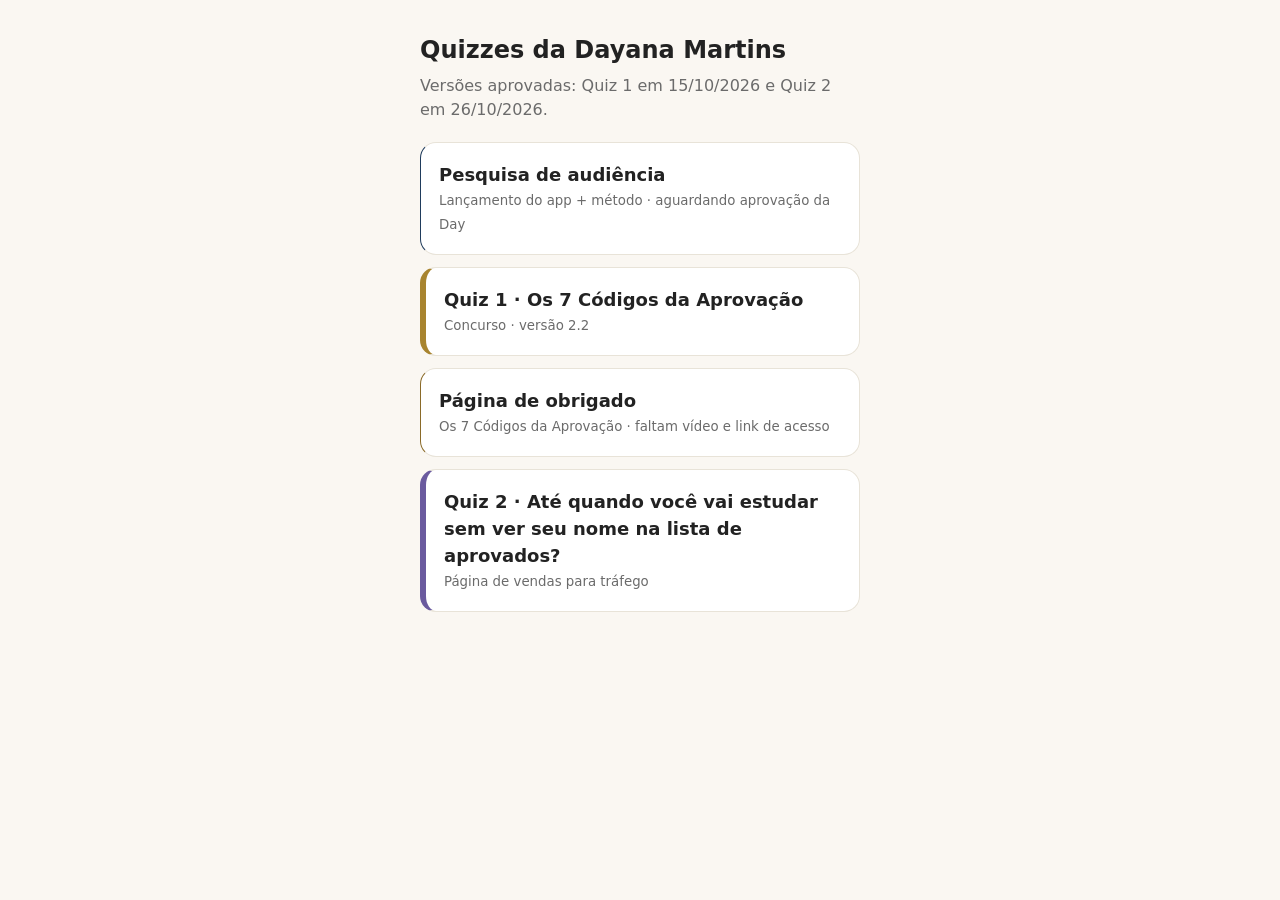
<file: index.html>
<!doctype html>
<html lang="pt-BR">
<head>
<meta charset="utf-8">
<meta name="viewport" content="width=device-width, initial-scale=1">
<meta name="robots" content="noindex">
<title>Quizzes da Dayana</title>
<style>
  :root { --bg: #faf7f2; --text: #222; --muted: #6b6b6b; --card: #fff; --line: #e8e3d8; }
  @media (prefers-color-scheme: dark) { :root:not([data-theme="light"]) { --bg: #17151a; --text: #f2f0f4; --muted: #a9a3ad; --card: #221f26; --line: #36313b; } }
  :root[data-theme="dark"] { --bg: #17151a; --text: #f2f0f4; --muted: #a9a3ad; --card: #221f26; --line: #36313b; }
  * { box-sizing: border-box; }
  body { margin: 0; padding: 32px 16px; background: var(--bg); color: var(--text); font: 16px/1.5 system-ui, -apple-system, "Segoe UI", sans-serif; }
  main { max-width: 440px; margin: 0 auto; }
  h1 { margin: 0 0 6px; font-size: 24px; }
  p { margin: 0 0 20px; color: var(--muted); }
  a.q { display: block; margin: 0 0 12px; padding: 18px; border-radius: 16px; background: var(--card); border: 1.5px solid var(--line); color: var(--text); text-decoration: none; }
  a.q b { display: block; font-size: 18px; }
  a.q small { color: var(--muted); }
  a.q1 { border-left: 6px solid #a8842f; }
  a.q2 { border-left: 6px solid #6a5a9e; }
</style>
</head>
<body>
<main>
  <h1>Quizzes da Dayana Martins</h1>
  <p>Versões aprovadas: Quiz 1 em 15/10/2026 e Quiz 2 em 26/10/2026.</p>
  <a class="q" href="pesquisa-audiencia/" style="border-left-color:#1f3b5c"><b>Pesquisa de audiência</b><small>Lançamento do app + método · aguardando aprovação da Day</small></a>
  <a class="q q1" href="quiz-1-7-codigos/?reset=1"><b>Quiz 1 · Os 7 Códigos da Aprovação</b><small>Concurso · versão 2.2</small></a>
  <a class="q" href="obrigado/" style="border-left-color:#8a6a28"><b>Página de obrigado</b><small>Os 7 Códigos da Aprovação · faltam vídeo e link de acesso</small></a>
  <a class="q q2" href="sentenca-anuncio/"><b>Quiz 2 · Até quando você vai estudar sem ver seu nome na lista de aprovados?</b><small>Página de vendas para tráfego</small></a>
</main>
</body>
</html>
</file>
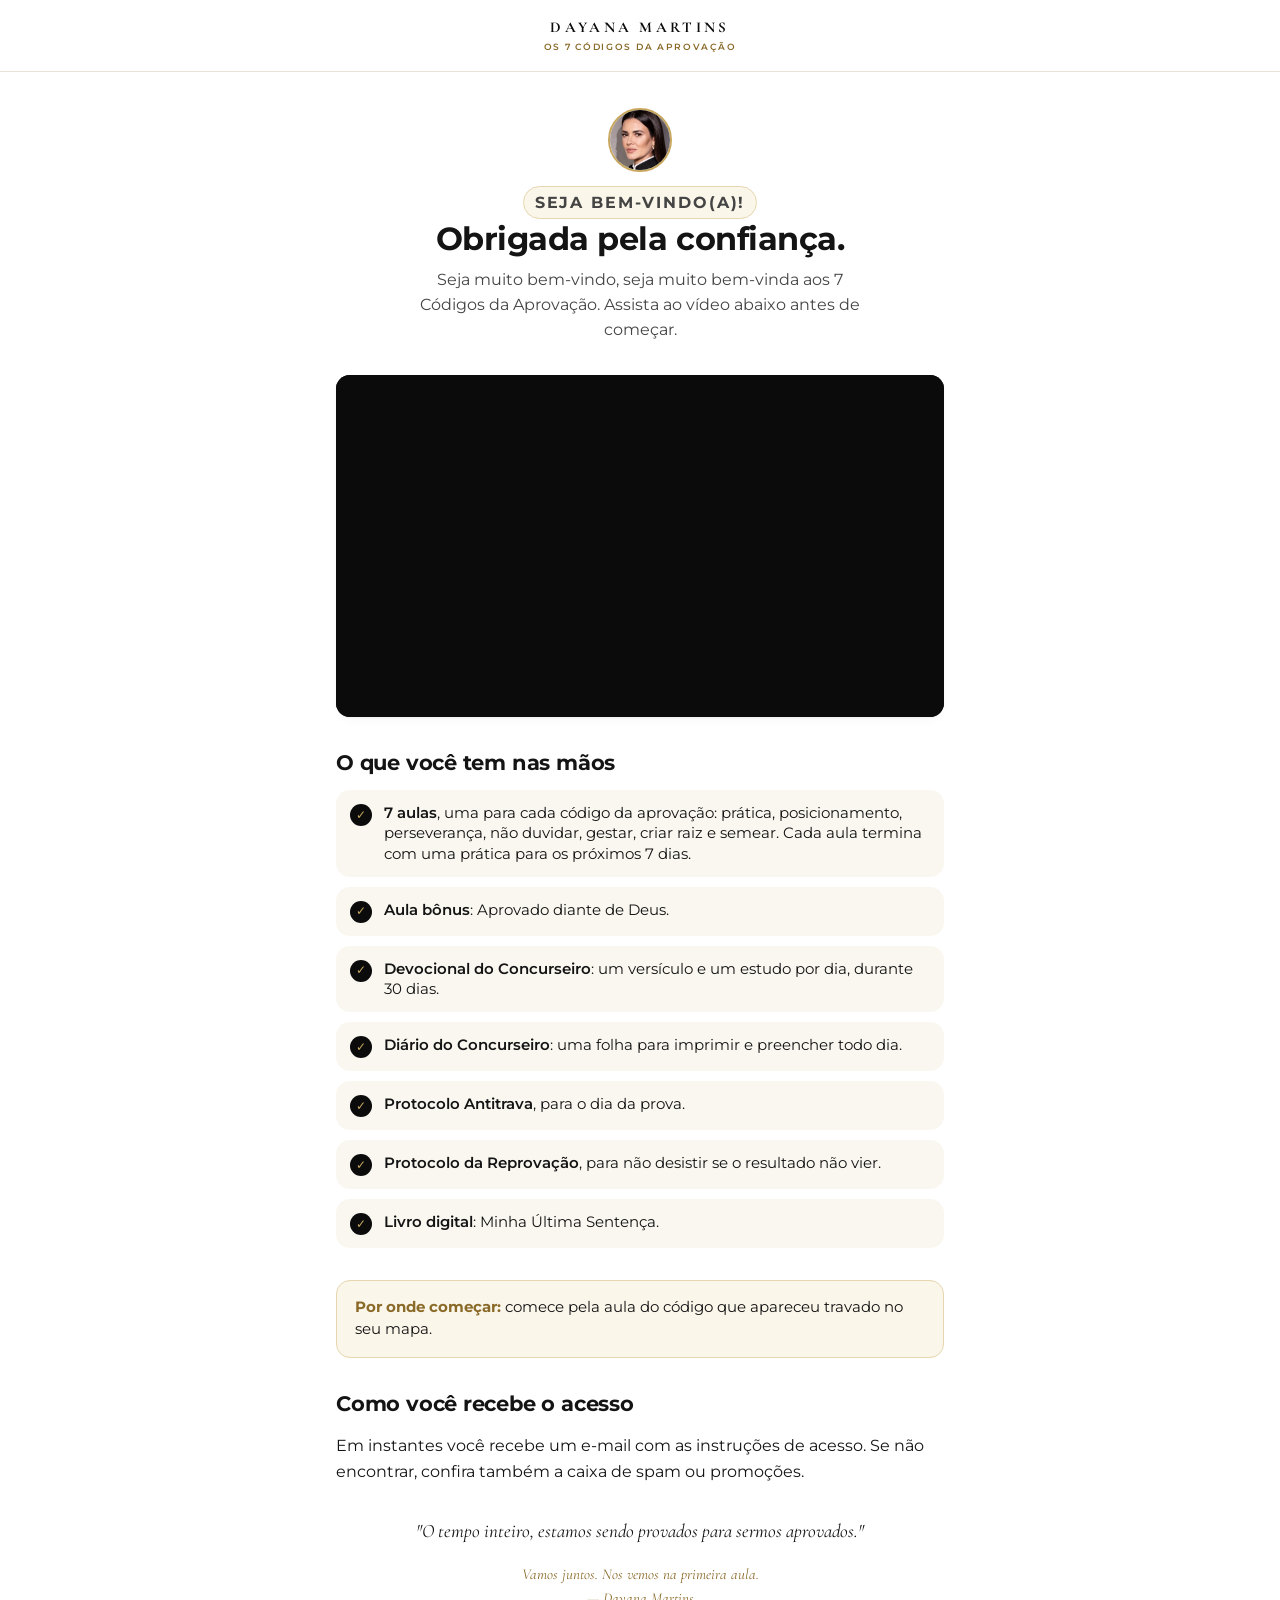
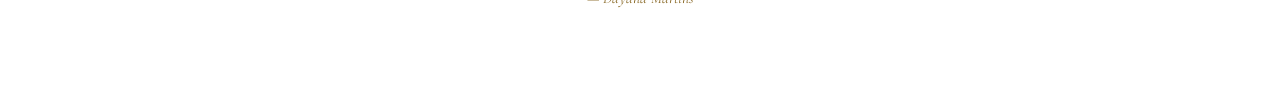
<file: obrigado/index.html>
<!doctype html>
<html lang="pt-BR">
<head>
  <script async src="https://fyads.fypro.com.br/px.js" data-site="d53e1c17-eddb-4e8a-8321-26d2def85301" data-consent="granted"></script>
  <meta charset="utf-8">
  <meta name="viewport" content="width=device-width, initial-scale=1, viewport-fit=cover">
  <title>Seja bem-vindo(a) · Os 7 Códigos da Aprovação · Dayana Martins</title>
  <meta name="robots" content="noindex, nofollow">
  <meta name="description" content="Seja bem-vindo(a) aos 7 Códigos da Aprovação. Aqui está tudo o que você recebeu.">
  <meta name="theme-color" content="#ffffff">
  <link rel="icon" href="assets/img/favicon.svg" type="image/svg+xml">
  <link rel="preconnect" href="https://fonts.googleapis.com">
  <link rel="preconnect" href="https://fonts.gstatic.com" crossorigin>
  <link href="https://fonts.googleapis.com/css2?family=Cormorant+Garamond:ital,wght@0,500;0,600;0,700;1,500;1,600&family=Montserrat:wght@400;500;600;700&display=swap" rel="stylesheet">
  <link rel="stylesheet" href="assets/css/style.css?v=20261027a">
</head>
<body>
  <header class="topo">
    <div class="marca">Dayana Martins<small>Os 7 Códigos da Aprovação</small></div>
  </header>

  <main class="pagina">
    <section class="hero">
      <img class="avatar" src="assets/img/dayana-avatar-toga.jpg" alt="Dayana Martins">
      <p class="selo">Seja bem-vindo(a)!</p>
      <h1>Obrigada pela confiança.</h1>
      <p>Seja muito bem-vindo, seja muito bem-vinda aos 7 Códigos da Aprovação. Assista ao vídeo abaixo antes de começar.</p>
    </section>

    <section class="video-wrap" id="video-wrap">
      <div class="video-ph" id="video-ph">
        <span>Vídeo</span>
        <small>Vídeo de boas-vindas (Bem-vindo.mp4): subir como "não listado" no YouTube ou no Vimeo e colar o link em assets/js/config.js → VIDEO_EMBED_URL</small>
      </div>
      <iframe id="video-iframe" hidden title="Vídeo de boas-vindas" allow="autoplay; encrypted-media; picture-in-picture" allowfullscreen loading="lazy"></iframe>
      <video id="video-local" hidden controls playsinline></video>
    </section>

    <section class="sec">
      <h2 class="tit-sec">O que você tem nas mãos</h2>
      <ul class="lista">
        <li><span class="check">✓</span><span><b>7 aulas</b>, uma para cada código da aprovação: prática, posicionamento, perseverança, não duvidar, gestar, criar raiz e semear. Cada aula termina com uma prática para os próximos 7 dias.</span></li>
        <li><span class="check">✓</span><span><b>Aula bônus</b>: Aprovado diante de Deus.</span></li>
        <li><span class="check">✓</span><span><b>Devocional do Concurseiro</b>: um versículo e um estudo por dia, durante 30 dias.</span></li>
        <li><span class="check">✓</span><span><b>Diário do Concurseiro</b>: uma folha para imprimir e preencher todo dia.</span></li>
        <li><span class="check">✓</span><span><b>Protocolo Antitrava</b>, para o dia da prova.</span></li>
        <li><span class="check">✓</span><span><b>Protocolo da Reprovação</b>, para não desistir se o resultado não vier.</span></li>
        <li><span class="check">✓</span><span><b>Livro digital</b>: Minha Última Sentença.</span></li>
      </ul>
    </section>

    <section class="sec">
      <div class="caixa"><b>Por onde começar:</b> comece pela aula do código que apareceu travado no seu mapa.</div>
    </section>

    <section class="sec" id="como-recebe-sec">
      <h2 class="tit-sec">Como você recebe o acesso</h2>
      <p id="como-recebe-txt"></p>
    </section>

    <section class="sec" id="acesso-btn-wrap" hidden>
      <a class="btn" id="acesso-btn" href="#"></a>
    </section>

    <section class="sec">
      <p class="fecho">"O tempo inteiro, estamos sendo provados para sermos aprovados."</p>
      <p class="assina">Vamos juntos. Nos vemos na primeira aula.<br>— Dayana Martins</p>
    </section>
  </main>

  <script src="assets/js/config.js?v=20261027a"></script>
  <script src="assets/js/app.js?v=20261027a"></script>
</body>
</html>
</file>
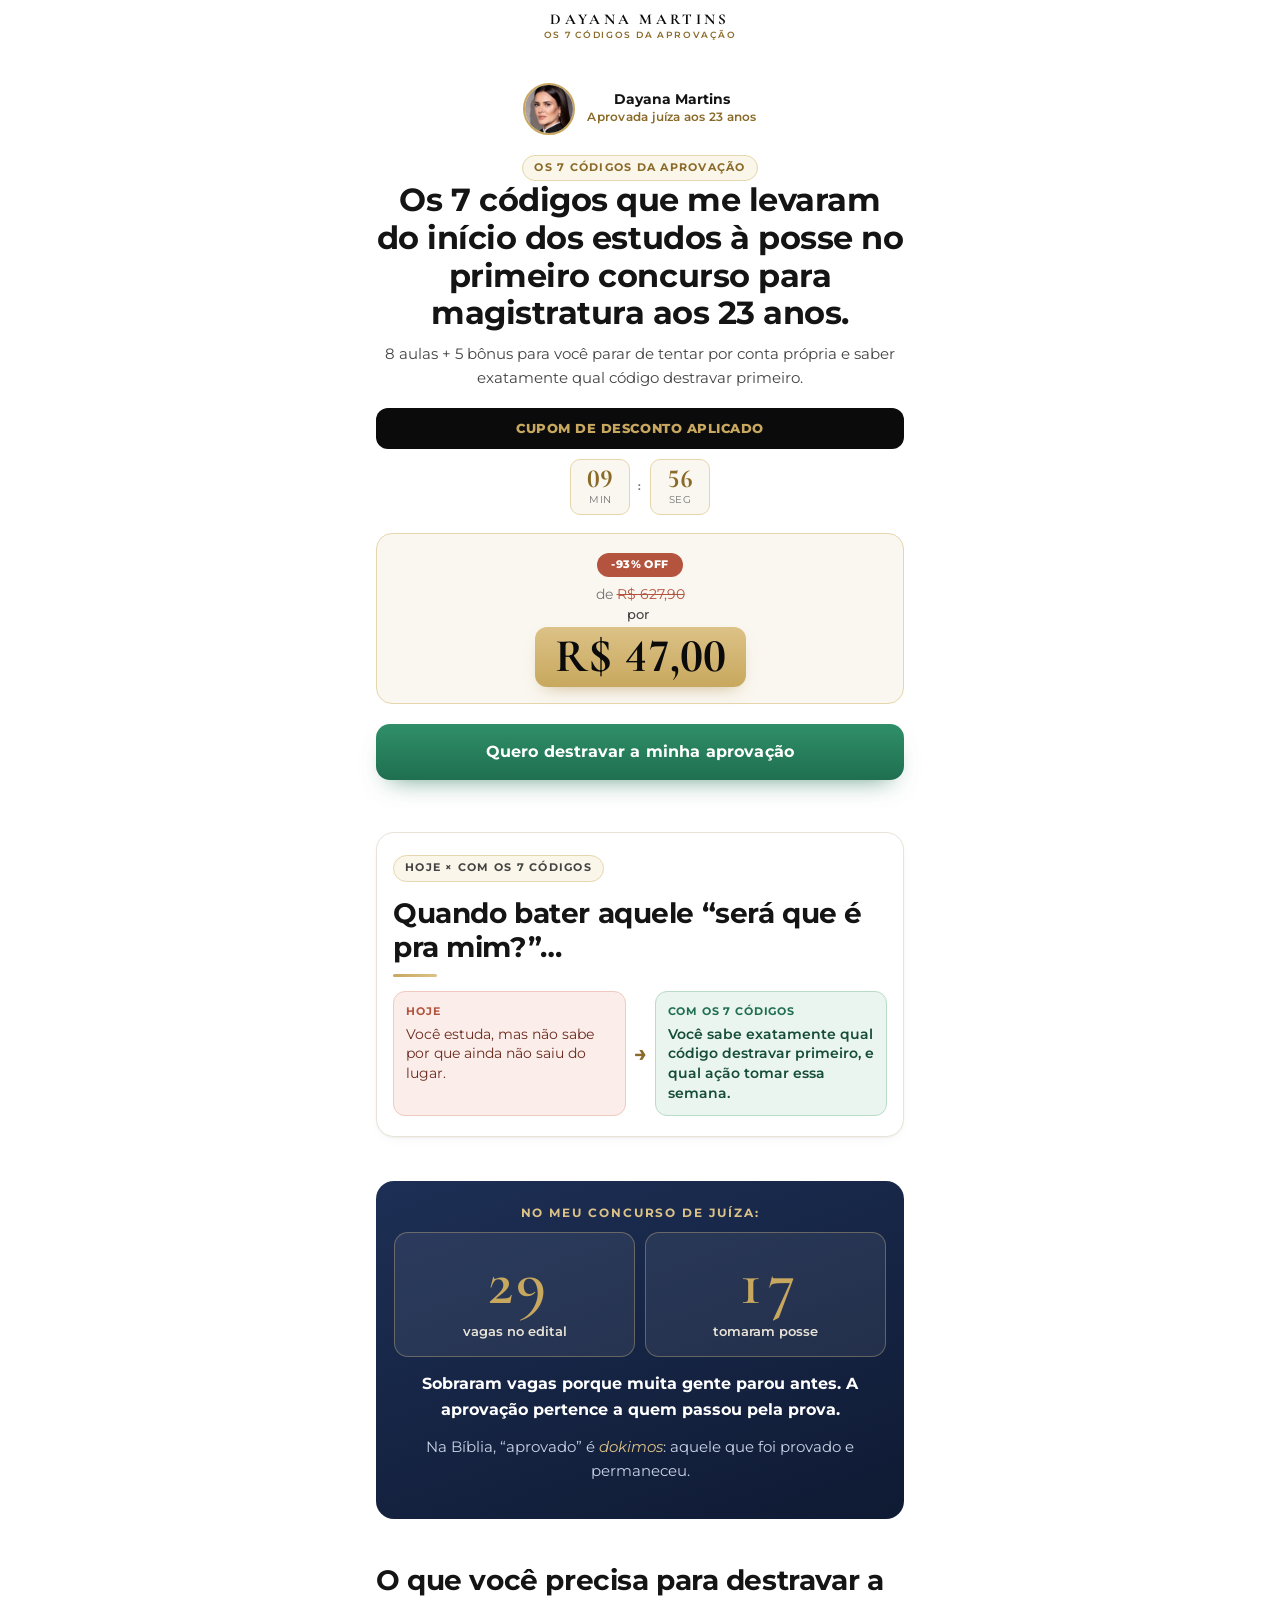
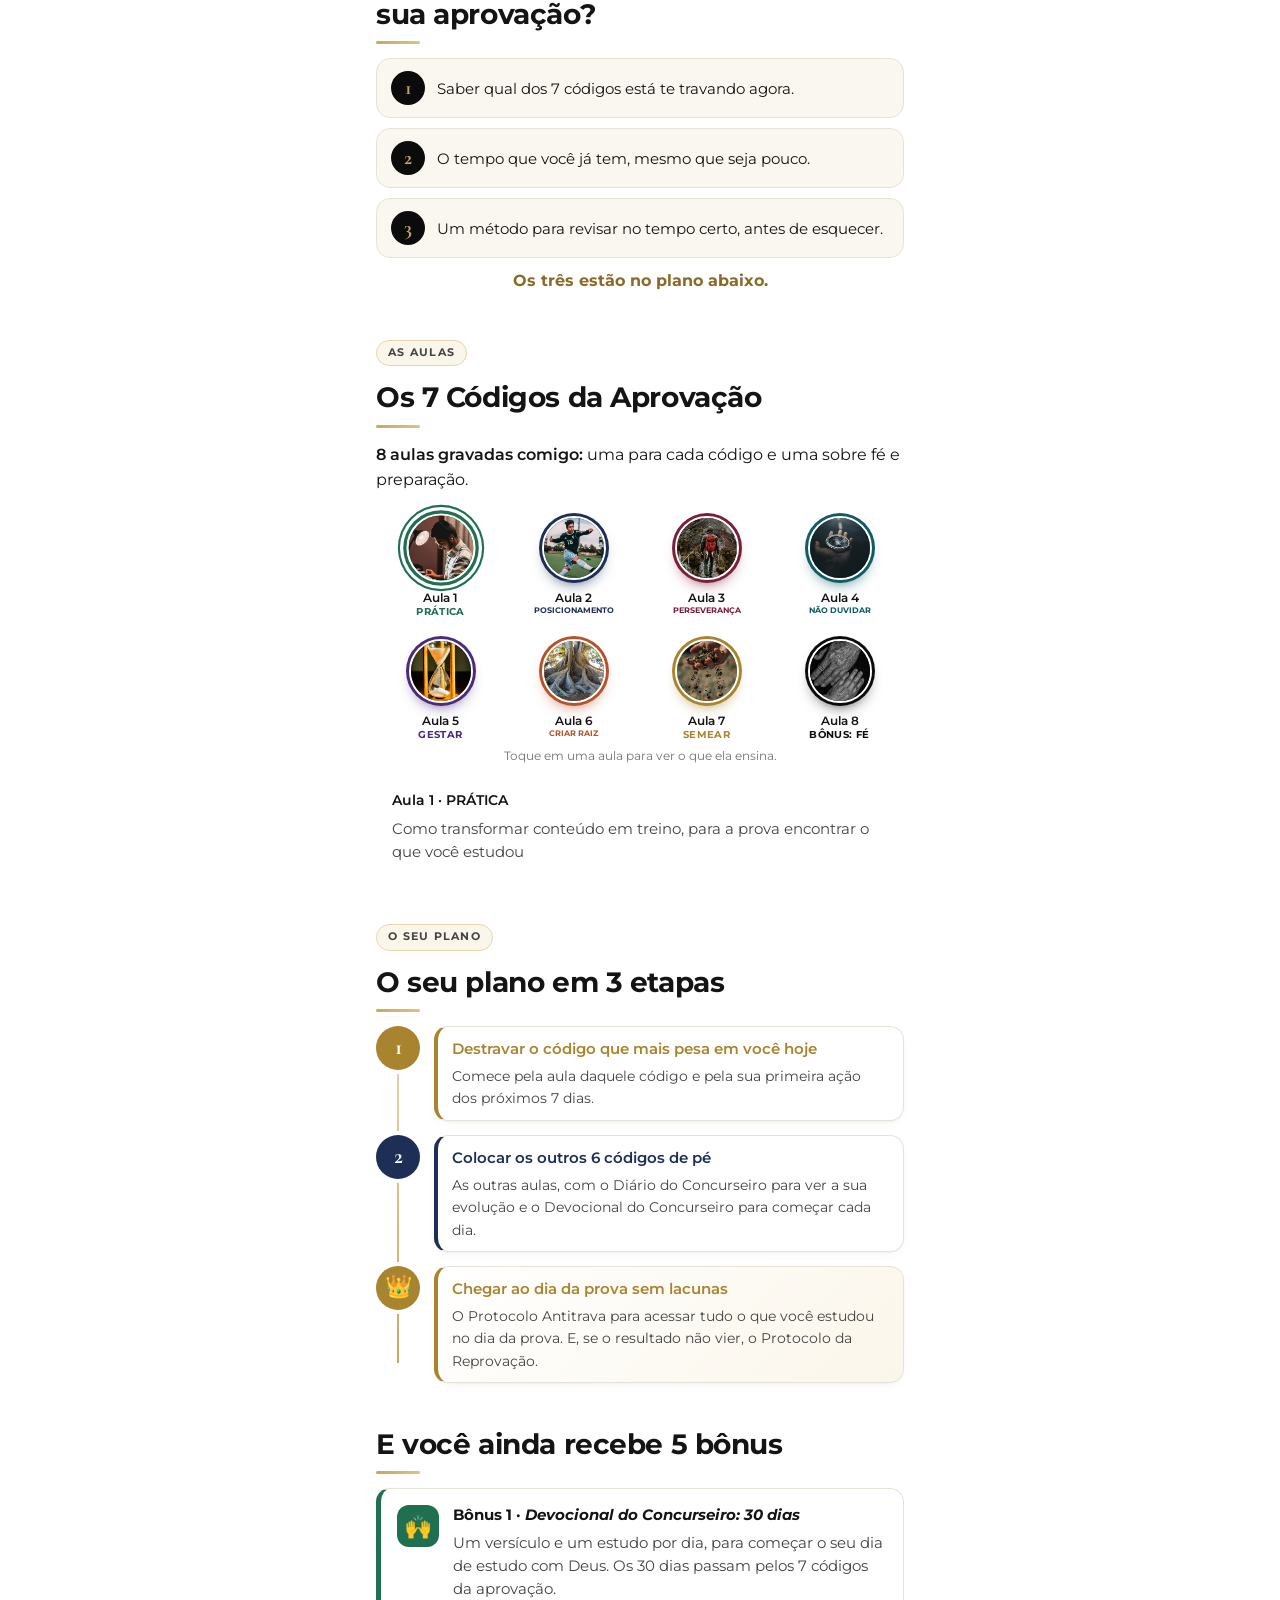
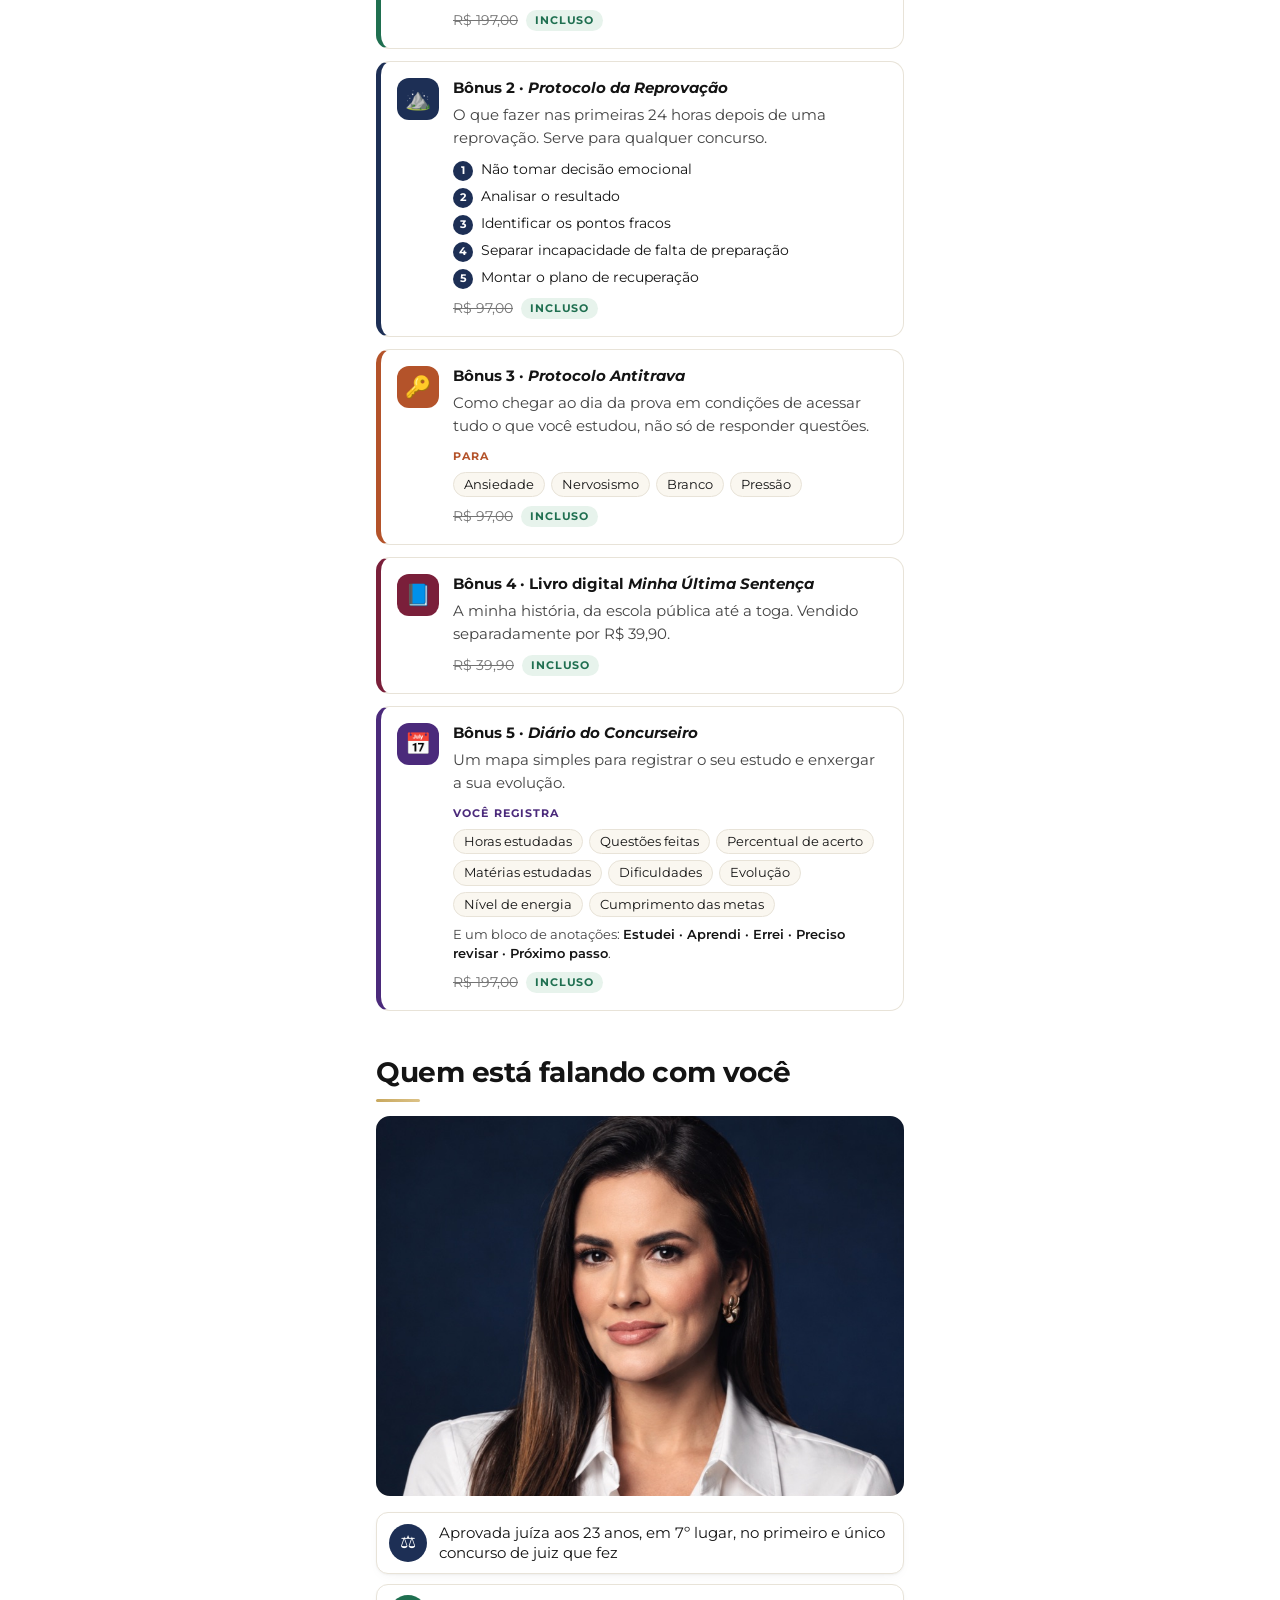
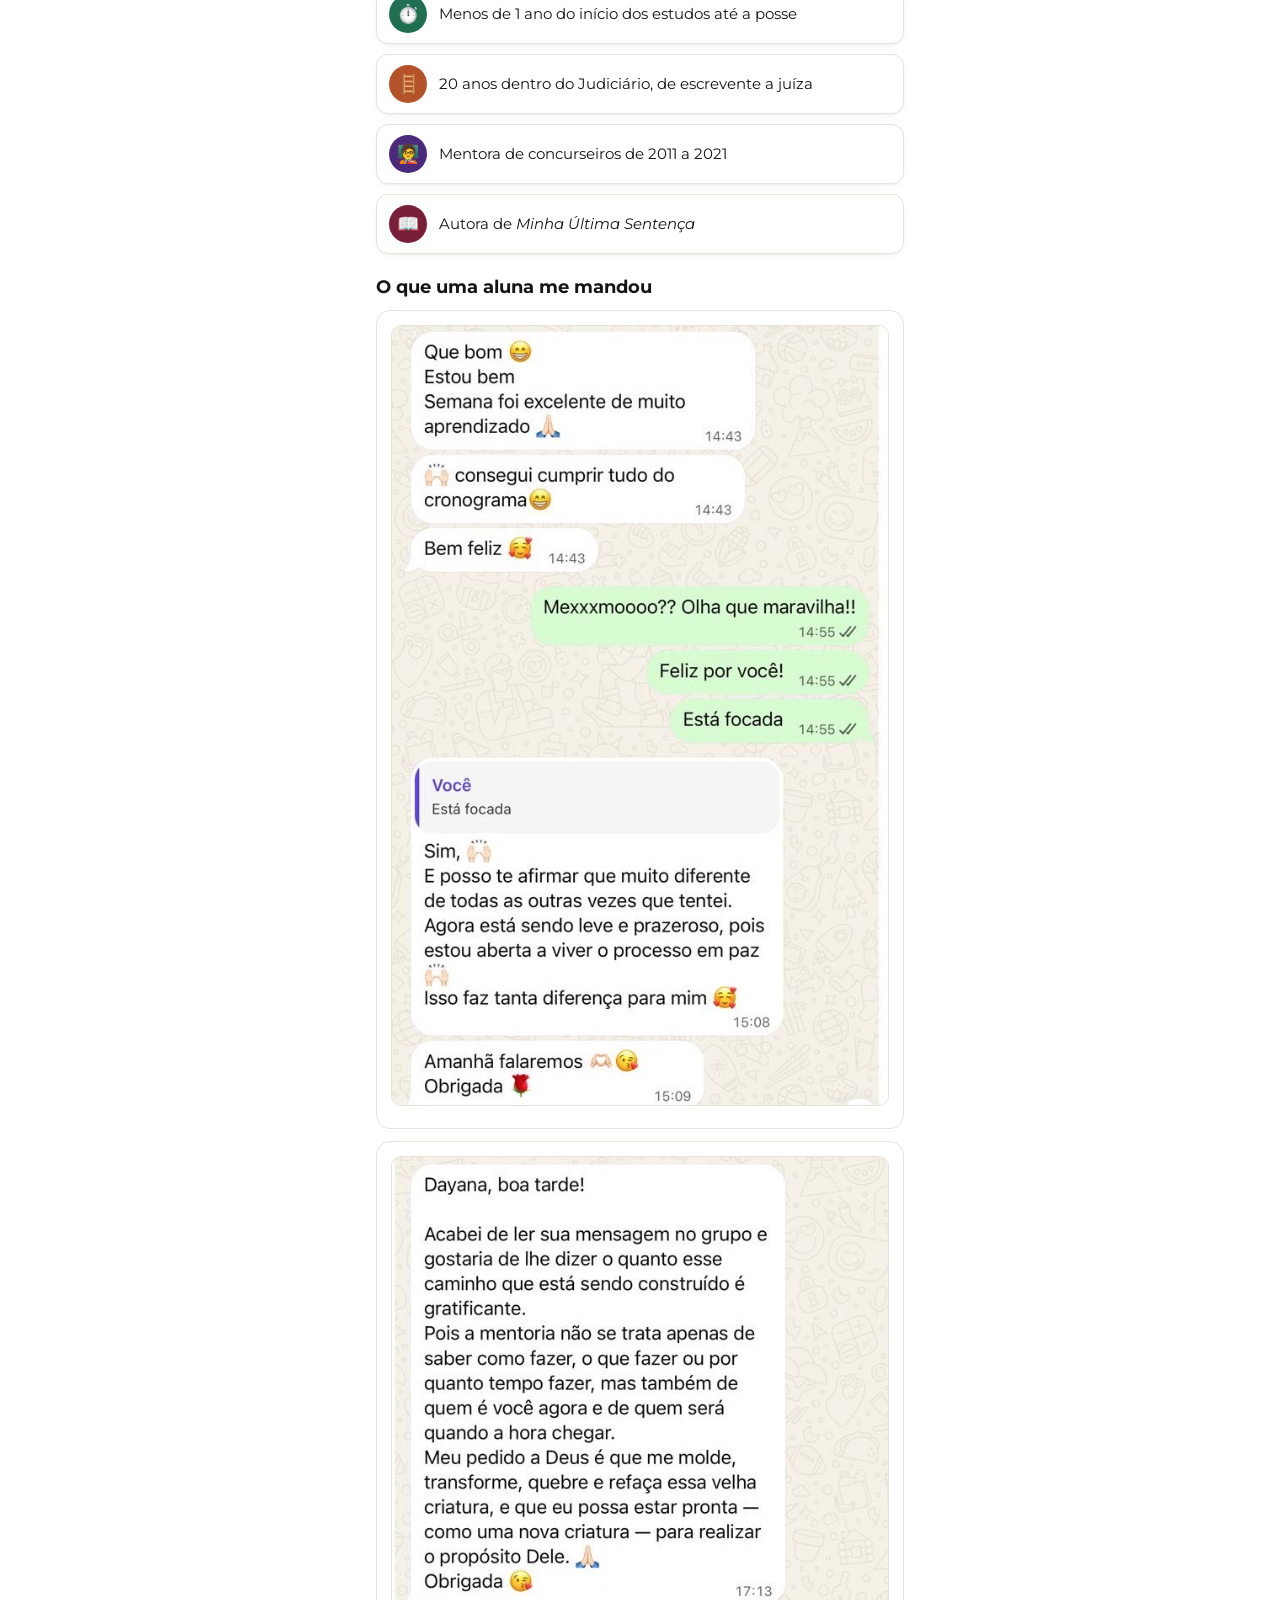
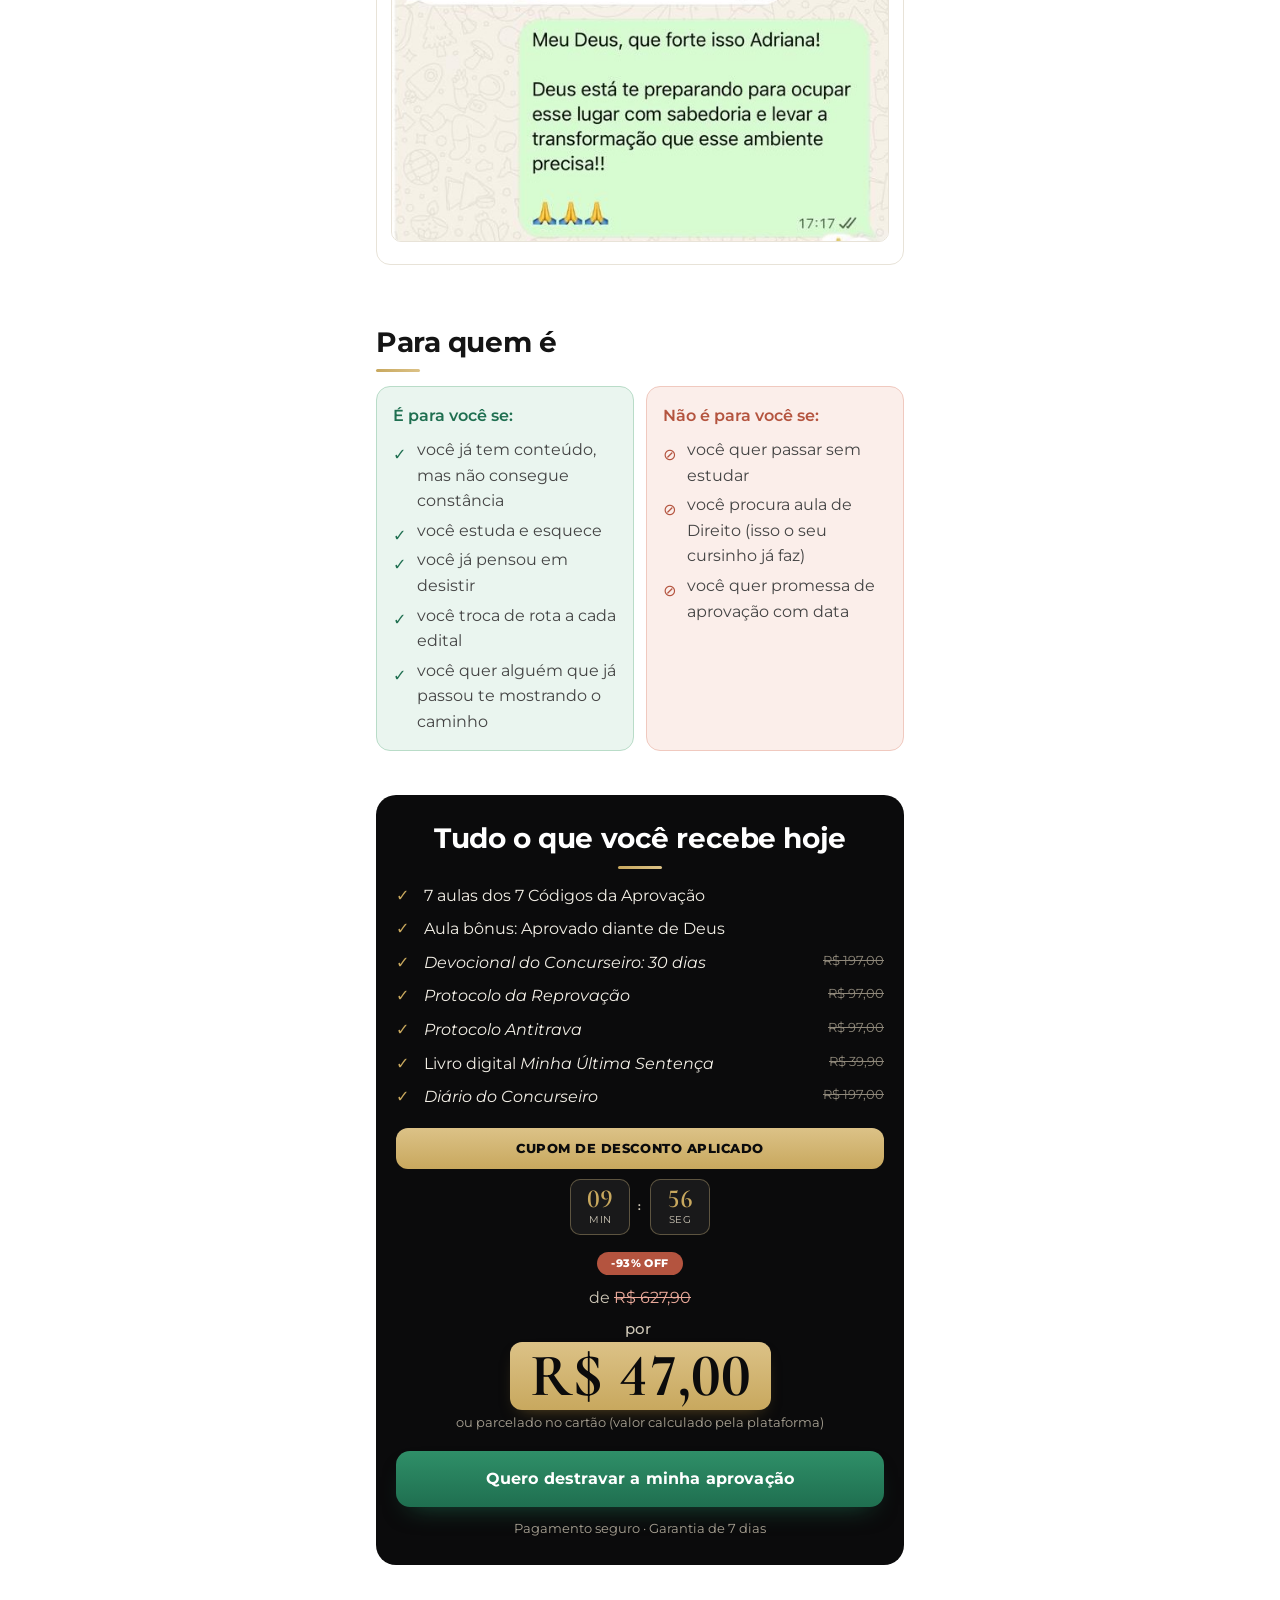
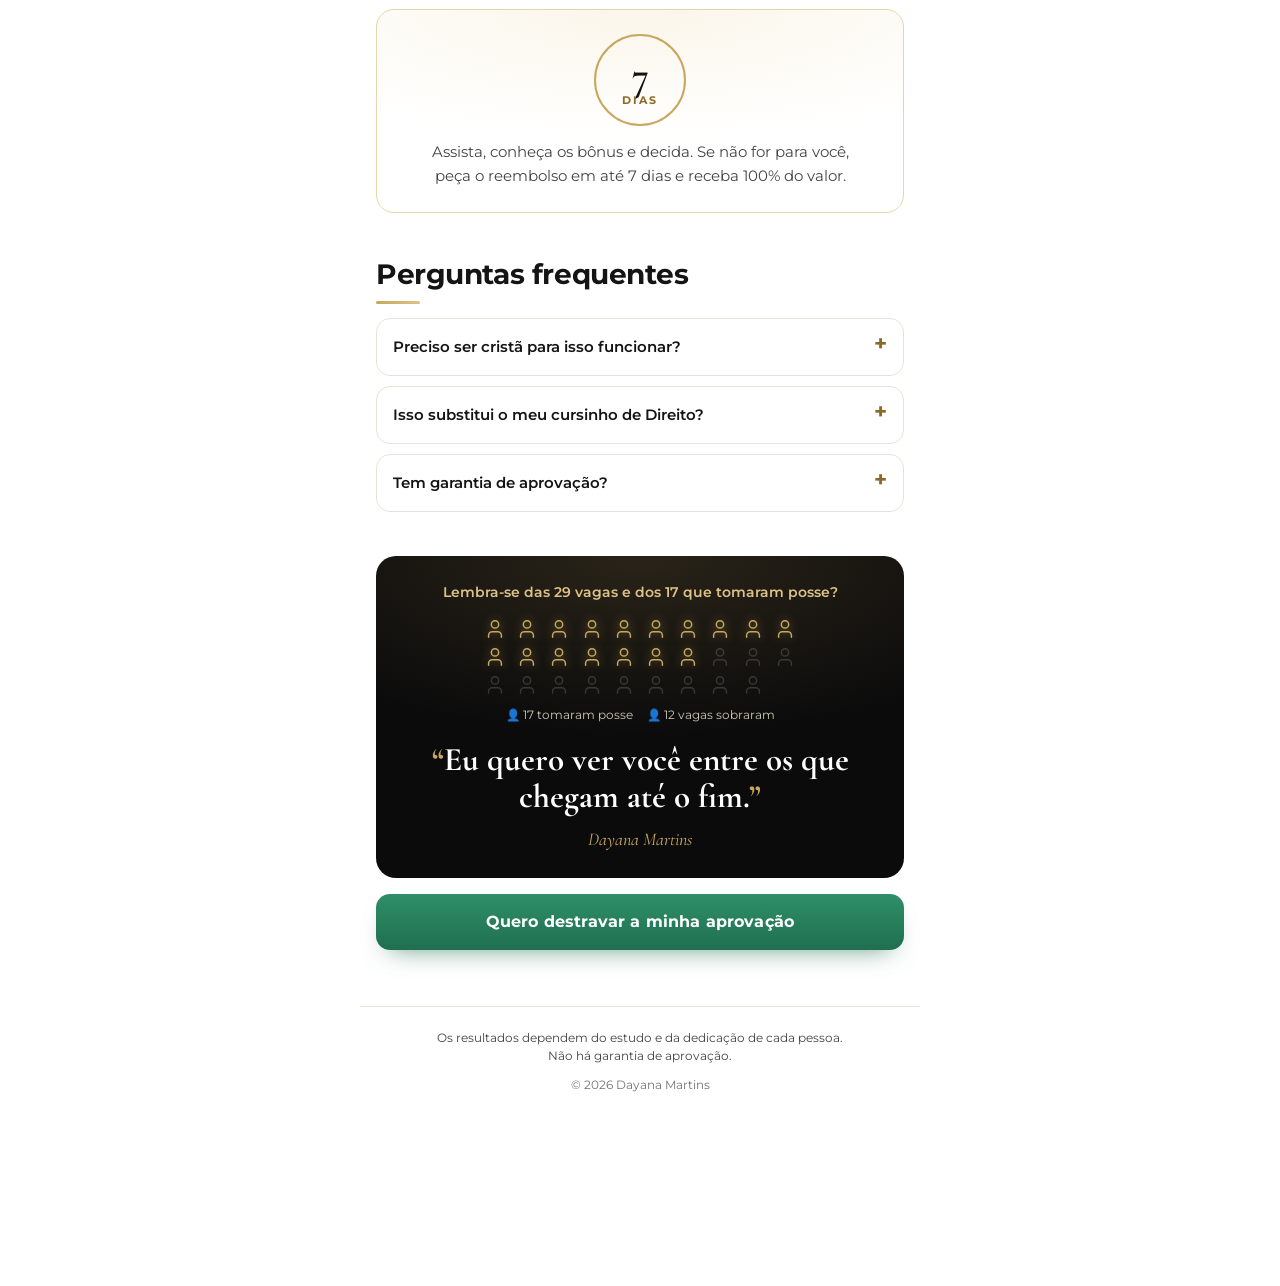
<file: pagina-vendas-aprovacao/index.html>
<!doctype html>
<html lang="pt-BR">
<head>
  <script async src="https://fyads.fypro.com.br/px.js" data-site="d53e1c17-eddb-4e8a-8321-26d2def85301" data-consent="granted"></script>
  <meta charset="utf-8">
  <meta name="viewport" content="width=device-width, initial-scale=1, viewport-fit=cover">
  <title>Os 7 Códigos da Aprovação · Dayana Martins</title>
  <meta name="description" content="8 aulas e 5 bônus para destravar a sua aprovação, direto com a Dayana Martins, aprovada juíza aos 23 anos.">
  <meta name="theme-color" content="#ffffff">
  <meta property="og:type" content="website">
  <meta property="og:locale" content="pt_BR">
  <meta property="og:title" content="Os 7 Códigos da Aprovação · Dayana Martins">
  <meta property="og:description" content="8 aulas e 5 bônus para destravar a sua aprovação, direto com a Dayana Martins, aprovada juíza aos 23 anos.">
  <meta property="og:image" content="assets/img/dayana-blazer.jpg">
  <link rel="icon" href="assets/img/favicon.svg" type="image/svg+xml">
  <link rel="preconnect" href="https://fonts.googleapis.com">
  <link rel="preconnect" href="https://fonts.gstatic.com" crossorigin>
  <link href="https://fonts.googleapis.com/css2?family=Cormorant+Garamond:ital,wght@0,500;0,600;0,700;1,500;1,600&family=Montserrat:wght@400;500;600;700&display=swap" rel="stylesheet">
  <link rel="stylesheet" href="assets/css/style.css?v=20261112a">
  <link rel="stylesheet" href="assets/css/pagina.css?v=20261112a">
</head>
<body class="modo-resultado pagina-vendas">
  <header class="topo">
    <div class="topo-in">
      <div class="marca" style="grid-column:1 / -1">Dayana Martins<small>Os 7 Códigos da Aprovação</small></div>
    </div>
  </header>

  <main class="app">

    <!-- CAPA -->
    <section class="capa">
      <div class="autora"><img src="assets/img/dayana-avatar-toga.jpg" alt="Dayana Martins" class="avatar">
        <div><b>Dayana Martins</b><span>Aprovada juíza aos 23 anos</span></div></div>
      <p class="selo">Os 7 Códigos da Aprovação</p>
      <h1 class="hero" tabindex="-1">Os 7 códigos que me levaram do início dos estudos à posse no primeiro concurso para magistratura aos 23 anos.</h1>
      <p class="hero-sub">8 aulas + 5 bônus para você parar de tentar por conta própria e saber exatamente qual código destravar primeiro.</p>
      <div class="cupom-banner">Cupom de desconto aplicado</div>
      <div class="contador-cupom" aria-label="Tempo restante do desconto">
        <div><b id="cd-min-topo">10</b><span>min</span></div><span class="cd-dois-pontos">:</span><div><b id="cd-seg-topo">00</b><span>seg</span></div>
      </div>
      <div class="capa-preco">
        <span class="tag-off" id="tag-off-topo"></span>
        <p class="de">de <s>R$ 627,90</s></p>
        <p class="preco"><small>por</small> <span id="preco-final-topo" class="preco-valor">R$ 47,00</span></p>
      </div>
      <button type="button" class="btn btn-cta" data-checkout="cta-topo">Quero destravar a minha aprovação</button>
    </section>

    <!-- ANTES x DEPOIS -->
    <section class="sec ad-pitch">
      <p class="selo">Hoje × com os 7 códigos</p>
      <h2 class="tit-sec">Quando bater aquele “será que é pra mim?”…</h2>
      <div class="adp">
        <div class="adp-a"><small>Hoje</small><p>Você estuda, mas não sabe por que ainda não saiu do lugar.</p></div>
        <span class="adp-seta" aria-hidden="true">→</span>
        <div class="adp-d"><small>Com os 7 códigos</small><p>Você sabe exatamente qual código destravar primeiro, e qual ação tomar essa semana.</p></div>
      </div>
    </section>

    <!-- MECANISMO -->
    <section class="sec mecanismo">
      <p class="mec-intro">No meu concurso de juíza:</p>
      <div class="contadores"><div><b>29</b><span>vagas no edital</span></div><div><b>17</b><span>tomaram posse</span></div></div>
      <p class="mec-frase">Sobraram vagas porque muita gente parou antes. A aprovação pertence a quem passou pela prova.</p>
      <p class="mec-dok">Na Bíblia, “aprovado” é <em>dokimos</em>: aquele que foi provado e permaneceu.</p>
    </section>

    <!-- REQUISITOS -->
    <section class="sec requisitos">
      <h2 class="tit-sec">O que você precisa para destravar a sua aprovação?</h2>
      <ol class="req">
        <li><span class="req-n">1</span><span>Saber qual dos 7 códigos está te travando agora.</span></li>
        <li><span class="req-n">2</span><span>O tempo que você já tem, mesmo que seja pouco.</span></li>
        <li><span class="req-n">3</span><span>Um método para revisar no tempo certo, antes de esquecer.</span></li>
      </ol>
      <p class="req-fim">Os três estão no plano abaixo.</p>
    </section>

    <!-- AS AULAS -->
    <section class="sec produto">
      <p class="selo">As aulas</p>
      <h2 class="tit-sec">Os 7 Códigos da Aprovação</h2>
      <p class="lead"><b>8 aulas gravadas comigo:</b> uma para cada código e uma sobre fé e preparação.</p>
      <div class="aulas-circ" id="aulas-circ">
        <button type="button" class="aula-circ" data-aula="0" aria-pressed="true" style="--cor:#1f6f50">
          <span class="circ"><img src="assets/img/cena-pratica.jpg" alt=""></span>
          <b>Aula 1</b><small>PRÁTICA</small></button>
        <button type="button" class="aula-circ" data-aula="1" aria-pressed="false" style="--cor:#1d2f55">
          <span class="circ"><img src="assets/img/cena-atacante.jpg" alt=""></span>
          <b>Aula 2</b><small class="longo">POSICIONAMENTO</small></button>
        <button type="button" class="aula-circ" data-aula="2" aria-pressed="false" style="--cor:#7a1f3a">
          <span class="circ"><img src="assets/img/cena-montanha.jpg" alt=""></span>
          <b>Aula 3</b><small class="longo">PERSEVERANÇA</small></button>
        <button type="button" class="aula-circ" data-aula="3" aria-pressed="false" style="--cor:#0f5c63">
          <span class="circ"><img src="assets/img/cena-rota.jpg" alt=""></span>
          <b>Aula 4</b><small class="longo">NÃO DUVIDAR</small></button>
        <button type="button" class="aula-circ" data-aula="4" aria-pressed="false" style="--cor:#4b2a7b">
          <span class="circ"><img src="assets/img/cena-gesta.jpg" alt=""></span>
          <b>Aula 5</b><small>GESTAR</small></button>
        <button type="button" class="aula-circ" data-aula="5" aria-pressed="false" style="--cor:#b4532a">
          <span class="circ"><img src="assets/img/cena-raiz.jpg" alt=""></span>
          <b>Aula 6</b><small class="longo">CRIAR RAIZ</small></button>
        <button type="button" class="aula-circ" data-aula="6" aria-pressed="false" style="--cor:#a8842f">
          <span class="circ"><img src="assets/img/cena-semeia.jpg" alt=""></span>
          <b>Aula 7</b><small>SEMEAR</small></button>
        <button type="button" class="aula-circ" data-aula="7" aria-pressed="false" style="--cor:#0b0b0c">
          <span class="circ"><img src="assets/img/cena-fe.jpg" alt=""></span>
          <b>Aula 8</b><small>Bônus: fé</small></button>
      </div>
      <p class="aulas-dica">Toque em uma aula para ver o que ela ensina.</p>
      <div class="aula-desc" id="aula-desc" aria-live="polite"></div>
    </section>

    <!-- O PLANO -->
    <section class="sec plano">
      <p class="selo">O seu plano</p>
      <h2 class="tit-sec">O seu plano em 3 etapas</h2>
      <ol class="etapas">
        <li style="--cor:#a8842f"><span class="et-n">1</span><div><b>Destravar o código que mais pesa em você hoje</b><p>Comece pela aula daquele código e pela sua primeira ação dos próximos 7 dias.</p></div></li>
        <li style="--cor:#1d2f55"><span class="et-n">2</span><div><b>Colocar os outros 6 códigos de pé</b><p>As outras aulas, com o Diário do Concurseiro para ver a sua evolução e o Devocional do Concurseiro para começar cada dia.</p></div></li>
        <li class="fim" style="--cor:#a8842f"><span class="et-n">👑</span><div><b>Chegar ao dia da prova sem lacunas</b><p>O Protocolo Antitrava para acessar tudo o que você estudou no dia da prova. E, se o resultado não vier, o Protocolo da Reprovação.</p></div></li>
      </ol>
    </section>

    <!-- BÔNUS -->
    <section class="sec bonus">
      <h2 class="tit-sec">E você ainda recebe 5 bônus</h2>
      <div class="bonus-lista">
        <article class="bonus-item" style="--cor:#1f6f50"><span class="bonus-e">🙌</span><div>
          <h3>Bônus 1 · <em>Devocional do Concurseiro: 30 dias</em></h3>
          <p>Um versículo e um estudo por dia, para começar o seu dia de estudo com Deus. Os 30 dias passam pelos 7 códigos da aprovação.</p>
          <p class="bonus-preco"><s>R$ 197,00</s><b>incluso</b></p></div></article>
        <article class="bonus-item" style="--cor:#1d2f55"><span class="bonus-e">⛰️</span><div>
          <h3>Bônus 2 · <em>Protocolo da Reprovação</em></h3>
          <p>O que fazer nas primeiras 24 horas depois de uma reprovação. Serve para qualquer concurso.</p>
          <ol class="bonus-itens"><li>Não tomar decisão emocional</li><li>Analisar o resultado</li><li>Identificar os pontos fracos</li><li>Separar incapacidade de falta de preparação</li><li>Montar o plano de recuperação</li></ol>
          <p class="bonus-preco"><s>R$ 97,00</s><b>incluso</b></p></div></article>
        <article class="bonus-item" style="--cor:#b4532a"><span class="bonus-e">🔑</span><div>
          <h3>Bônus 3 · <em>Protocolo Antitrava</em></h3>
          <p>Como chegar ao dia da prova em condições de acessar tudo o que você estudou, não só de responder questões.</p>
          <p class="bonus-rot">Para</p><ul class="bonus-itens"><li>Ansiedade</li><li>Nervosismo</li><li>Branco</li><li>Pressão</li></ul>
          <p class="bonus-preco"><s>R$ 97,00</s><b>incluso</b></p></div></article>
        <article class="bonus-item" style="--cor:#7a1f3a"><span class="bonus-e">📘</span><div>
          <h3>Bônus 4 · Livro digital <em>Minha Última Sentença</em></h3>
          <p>A minha história, da escola pública até a toga. Vendido separadamente por R$ 39,90.</p>
          <p class="bonus-preco"><s>R$ 39,90</s><b>incluso</b></p></div></article>
        <article class="bonus-item" style="--cor:#4b2a7b"><span class="bonus-e">📅</span><div>
          <h3>Bônus 5 · <em>Diário do Concurseiro</em></h3>
          <p>Um mapa simples para registrar o seu estudo e enxergar a sua evolução.</p>
          <p class="bonus-rot">Você registra</p><ul class="bonus-itens"><li>Horas estudadas</li><li>Questões feitas</li><li>Percentual de acerto</li><li>Matérias estudadas</li><li>Dificuldades</li><li>Evolução</li><li>Nível de energia</li><li>Cumprimento das metas</li></ul>
          <p class="bonus-nota">E um bloco de anotações: <b>Estudei · Aprendi · Errei · Preciso revisar · Próximo passo</b>.</p>
          <p class="bonus-preco"><s>R$ 197,00</s><b>incluso</b></p></div></article>
      </div>
    </section>

    <!-- AUTORIDADE -->
    <section class="sec autoridade">
      <h2 class="tit-sec">Quem está falando com você</h2>
      <figure class="foto foto-aut"><img src="assets/img/dayana-retrato.jpg" alt="Dayana Martins"></figure>
      <ul class="aut-lista">
        <li style="--cor:#1d2f55"><span class="aut-ic">⚖️</span><span>Aprovada juíza aos 23 anos, em 7º lugar, no primeiro e único concurso de juiz que fez</span></li>
        <li style="--cor:#1f6f50"><span class="aut-ic">⏱️</span><span>Menos de 1 ano do início dos estudos até a posse</span></li>
        <li style="--cor:#b4532a"><span class="aut-ic">🪜</span><span>20 anos dentro do Judiciário, de escrevente a juíza</span></li>
        <li style="--cor:#4b2a7b"><span class="aut-ic">🧑‍🏫</span><span>Mentora de concurseiros de 2011 a 2021</span></li>
        <li style="--cor:#7a1f3a"><span class="aut-ic">📖</span><span>Autora de <em>Minha Última Sentença</em></span></li>
      </ul>
      <h3 class="depos-tit">O que uma aluna me mandou</h3>
      <div class="depos">
        <figure class="depo"><img src="assets/img/depo-adriana-2.jpg" alt="Depoimento de Adriana Lima sobre cumprir o cronograma da Mentoria Método Aprovação"></figure>
        <figure class="depo"><img src="assets/img/depo-adriana-1.jpg" alt="Depoimento de Adriana Lima sobre quem ela é agora, aluna da Mentoria Método Aprovação"></figure>
      </div>
    </section>

    <!-- PARA QUEM É -->
    <section class="sec quem">
      <h2 class="tit-sec">Para quem é</h2>
      <div class="quem-cols">
        <div class="quem-sim"><b>É para você se:</b><ul>
          <li><span class="ic">✓</span><span>você já tem conteúdo, mas não consegue constância</span></li>
          <li><span class="ic">✓</span><span>você estuda e esquece</span></li>
          <li><span class="ic">✓</span><span>você já pensou em desistir</span></li>
          <li><span class="ic">✓</span><span>você troca de rota a cada edital</span></li>
          <li><span class="ic">✓</span><span>você quer alguém que já passou te mostrando o caminho</span></li>
        </ul></div>
        <div class="quem-nao"><b>Não é para você se:</b><ul>
          <li><span class="ic">⊘</span><span>você quer passar sem estudar</span></li>
          <li><span class="ic">⊘</span><span>você procura aula de Direito (isso o seu cursinho já faz)</span></li>
          <li><span class="ic">⊘</span><span>você quer promessa de aprovação com data</span></li>
        </ul></div>
      </div>
    </section>

    <!-- OFERTA -->
    <section class="sec oferta" id="oferta">
      <div class="oferta-box">
        <h2 class="tit-sec">Tudo o que você recebe hoje</h2>
        <ul class="check">
          <li><span>7 aulas dos 7 Códigos da Aprovação</span></li>
          <li><span>Aula bônus: Aprovado diante de Deus</span></li>
          <li><span><em>Devocional do Concurseiro: 30 dias</em></span><s>R$ 197,00</s></li>
          <li><span><em>Protocolo da Reprovação</em></span><s>R$ 97,00</s></li>
          <li><span><em>Protocolo Antitrava</em></span><s>R$ 97,00</s></li>
          <li><span>Livro digital <em>Minha Última Sentença</em></span><s>R$ 39,90</s></li>
          <li><span><em>Diário do Concurseiro</em></span><s>R$ 197,00</s></li>
        </ul>
        <div class="cupom-banner">Cupom de desconto aplicado</div>
        <div class="contador-cupom" aria-label="Tempo restante do desconto">
          <div><b id="cd-min">10</b><span>min</span></div><span class="cd-dois-pontos">:</span><div><b id="cd-seg">00</b><span>seg</span></div>
        </div>
        <span class="tag-off" id="tag-off-oferta"></span>
        <p class="de">de <s>R$ 627,90</s></p>
        <p class="preco"><small>por</small> <span id="preco-final" class="preco-valor">R$ 47,00</span></p>
        <p class="parcelas" id="parcelas-txt" hidden></p>
        <button type="button" class="btn btn-cta" data-checkout="cta-oferta">Quero destravar a minha aprovação</button>
        <p class="seguro">Pagamento seguro · Garantia de 7 dias</p>
      </div>
    </section>

    <!-- GARANTIA -->
    <section class="sec garantia">
      <div class="selo-garantia"><b>7</b><span>dias</span></div>
      <p class="gar-frase">Assista, conheça os bônus e decida. Se não for para você, peça o reembolso em até 7 dias e receba 100% do valor.</p>
    </section>

    <!-- FAQ -->
    <section class="sec faq">
      <h2 class="tit-sec">Perguntas frequentes</h2>
      <div class="faq-lista">
        <details class="faq-item">
          <summary>Preciso ser cristã para isso funcionar?</summary>
          <p>Não existe resposta certa. Isso só muda a forma como eu te mostro o conteúdo: a aula bônus é sobre fé e preparação, mas os 7 códigos funcionam com ou sem ela.</p>
        </details>
        <details class="faq-item">
          <summary>Isso substitui o meu cursinho de Direito?</summary>
          <p>Não. Eu não ensino conteúdo jurídico. Isso o seu cursinho já faz. Eu te mostro os 7 códigos que transformam o conteúdo que você já estuda em aprovação.</p>
        </details>
        <details class="faq-item">
          <summary>Tem garantia de aprovação?</summary>
          <p>Não. Os resultados dependem do seu estudo e da sua dedicação. Não há garantia de aprovação. O que eu garanto é 7 dias para você experimentar o conteúdo: se não for para você, é 100% do dinheiro de volta.</p>
        </details>
      </div>
    </section>

    <!-- FECHAMENTO -->
    <section class="sec fechamento">
      <div class="impacto" id="impacto">
        <p class="imp-pergunta">Lembra-se das 29 vagas e dos 17 que tomaram posse?</p>
        <div class="assentos" aria-hidden="true" id="assentos"></div>
        <p class="imp-legenda"><span class="leg-posse">👤 17 tomaram posse</span><span class="leg-vaga">👤 12 vagas sobraram</span></p>
        <p class="imp-frase">Eu quero ver você entre os que chegam até o fim.</p>
        <p class="imp-assina">Dayana Martins</p>
      </div>
      <button type="button" class="btn btn-cta" data-checkout="cta-final">Quero destravar a minha aprovação</button>
    </section>

    <footer class="rodape">
      <p class="aviso-legal">Os resultados dependem do estudo e da dedicação de cada pessoa. Não há garantia de aprovação.</p>
      <p>© 2026 Dayana Martins</p>
    </footer>

  </main>

  <div id="cta-fixo" class="cta-fixo" hidden>
    <div class="cta-in"><button type="button" class="btn btn-cta" data-checkout="cta-fixo">Quero destravar a minha aprovação</button></div>
  </div>

  <div id="aviso-checkout" class="aviso" role="alert" hidden>Checkout ainda não configurado (config.js → PRECO e CHECKOUT_URL).</div>

  <noscript><p style="padding:24px;text-align:center">Ative o JavaScript do seu navegador para ver esta página corretamente.</p></noscript>

  <script src="assets/js/config.js?v=20261112a"></script>
  <script src="assets/js/icons.js?v=20261112a"></script>
  <script src="assets/js/pagina.js?v=20261112a"></script>
</body>
</html>
</file>
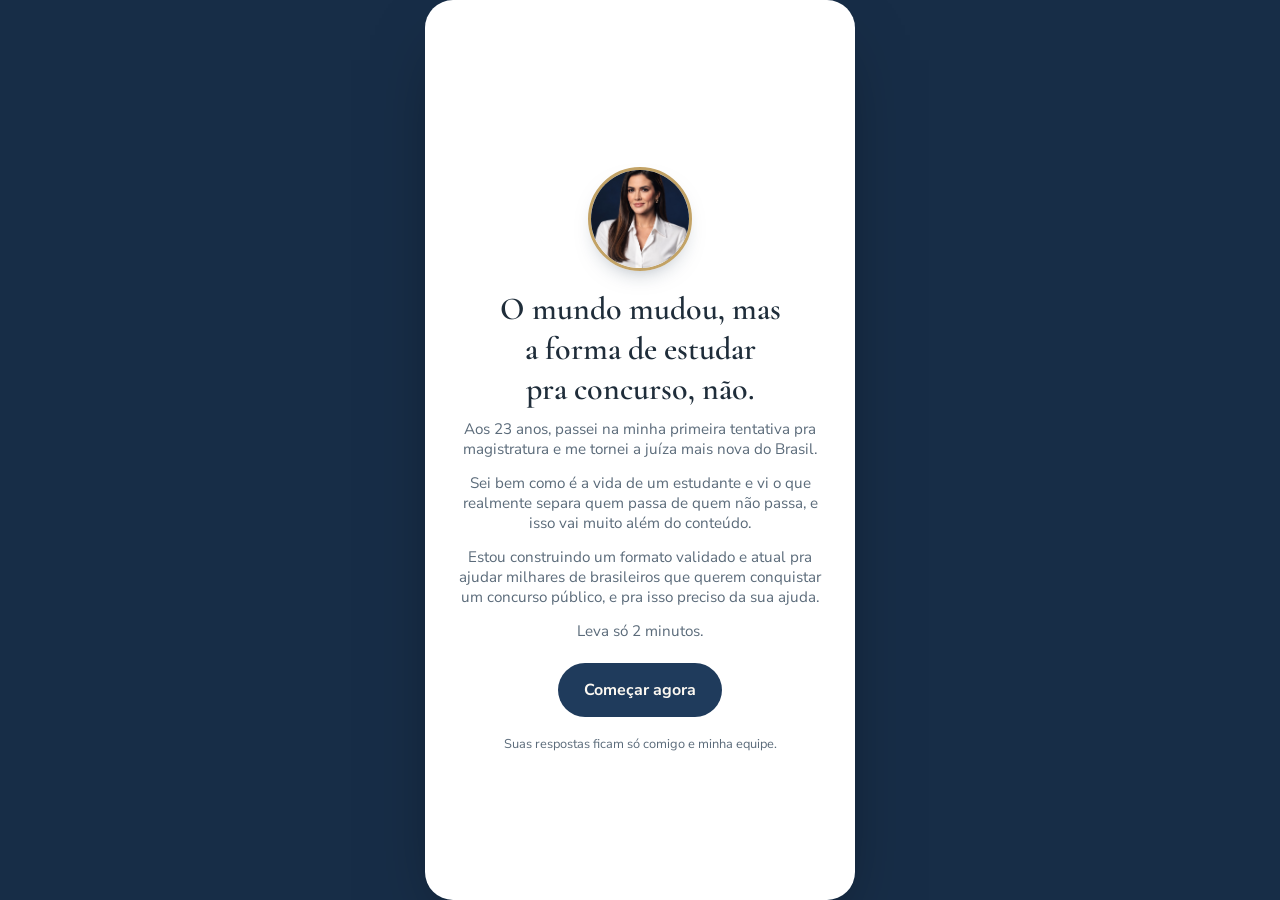
<file: pesquisa-audiencia-stories/index.html>
<!DOCTYPE html>
<meta charset="UTF-8">
<meta name="viewport" content="width=device-width, initial-scale=1, viewport-fit=cover">
<title>Pesquisa de audiência da Day</title>
<style>
  /*
    Conceito de layout: tela cheia, vertical, como um story —
    uma barrinha fina no topo marca o progresso, o botão de ação fica fixo embaixo.
  */
  :root{
    --bg: #f3f6f5;
    --folha: #ffffff;
    --navy: #1f3b5c;
    --navy-deep: #172d47;
    --gold: #c2a265;
    --gold-soft: #ede4d3;
    --text: #1f2d3a;
    --text-suave: #5b6b7a;
    --borda: #dce5e1;
    --erro: #b4545a;
    color-scheme: light;
  }

  *{ box-sizing: border-box; }
  html, body{ height: 100%; }

  body{
    margin: 0;
    background: var(--navy-deep);
    color: var(--text);
    font-family: 'Nunito Sans', system-ui, -apple-system, 'Segoe UI', sans-serif;
    height: 100dvh;
    display: flex;
    justify-content: center;
    align-items: center;
    overflow: hidden;
  }

  h1, h2, .serif{ font-family: 'Cormorant Garamond', Georgia, 'Times New Roman', serif; }

  .palco{
    width: 100%;
    max-width: 430px;
    height: min(100dvh, 932px);
    display: flex;
    flex-direction: column;
    position: relative;
    border-radius: 28px;
    overflow: hidden;
    box-shadow: 0 30px 70px -30px rgba(0, 0, 0, 0.6);
  }

  @media (max-width: 480px), (max-height: 700px){
    .palco{ max-width: 100%; height: 100dvh; border-radius: 0; box-shadow: none; }
  }

  .folha{
    background: var(--folha);
    flex: 1;
    min-height: 0;
    padding: 14px clamp(18px, 6vw, 28px) max(18px, env(safe-area-inset-bottom, 0px));
    padding-top: max(14px, env(safe-area-inset-top, 0px));
    display: flex;
    flex-direction: column;
  }

  .topo-etapa{
    display: flex;
    align-items: center;
    justify-content: space-between;
    gap: 12px;
    margin-bottom: 10px;
    min-height: 22px;
    flex: none;
  }

  .voltar{
    background: none;
    border: none;
    cursor: pointer;
    color: var(--text-suave);
    font-size: 0.85rem;
    font-family: inherit;
    padding: 4px 2px;
    display: flex;
    align-items: center;
    gap: 6px;
  }
  .voltar:hover{ color: var(--navy); }
  .voltar[hidden]{ visibility: hidden; }

  .contagem{
    font-size: 0.78rem;
    letter-spacing: 0.08em;
    color: var(--text-suave);
    font-variant-numeric: tabular-nums;
  }

  .progresso{
    height: 4px;
    background: var(--borda);
    border-radius: 999px;
    overflow: hidden;
    margin-bottom: 18px;
    flex: none;
  }
  .progresso > span{
    display: block;
    height: 100%;
    background: var(--gold);
    border-radius: 999px;
    transition: width 0.35s ease;
  }
  .progresso[hidden]{ display: none; }

  .conteudo{
    flex: 1;
    min-height: 0;
    display: flex;
    flex-direction: column;
    overflow-y: auto;
    -webkit-overflow-scrolling: touch;
  }

  .titulo{
    font-size: clamp(1.4rem, 1.1rem + 1.6vw, 1.85rem);
    line-height: 1.25;
    margin: 0 0 10px;
    font-weight: 600;
    text-wrap: balance;
  }
  .apoio{
    color: var(--text-suave);
    font-size: 0.95rem;
    margin: 0 0 22px;
    max-width: 48ch;
  }

  .campos{ display: flex; flex-direction: column; gap: 16px; margin-bottom: 8px; }
  .campo label{
    display: block;
    font-size: 0.78rem;
    letter-spacing: 0.04em;
    text-transform: uppercase;
    color: var(--text-suave);
    margin-bottom: 6px;
  }
  .campo label .obrigatorio{ color: var(--gold); }
  .campo input, .campo textarea{
    width: 100%;
    font-family: inherit;
    font-size: 1rem;
    color: var(--text);
    background: var(--bg);
    border: 1px solid var(--borda);
    border-radius: 8px;
    padding: 12px 14px;
  }
  .campo textarea{ min-height: 110px; resize: vertical; }
  .campo input:focus-visible, .campo textarea:focus-visible{
    outline: 2px solid var(--gold);
    outline-offset: 1px;
  }
  .campo.invalido input{ border-color: var(--erro); }
  .campo .erro-msg{
    display: none;
    color: var(--erro);
    font-size: 0.8rem;
    margin-top: 5px;
  }
  .campo.invalido .erro-msg{ display: block; }

  .opcoes{ display: flex; flex-direction: column; gap: 10px; }

  .opcao{
    display: flex;
    align-items: center;
    gap: 14px;
    text-align: left;
    width: 100%;
    background: var(--bg);
    border: 1px solid var(--borda);
    border-radius: 10px;
    padding: 14px 16px;
    font-family: inherit;
    font-size: 0.98rem;
    color: var(--text);
    cursor: pointer;
    transition: border-color 0.15s ease, background 0.15s ease;
  }
  .opcao:hover{ border-color: var(--gold); }
  .opcao:focus-visible{ outline: 2px solid var(--gold); outline-offset: 2px; }
  .opcao[aria-checked="true"]{
    background: var(--gold-soft);
    border-color: var(--gold);
  }
  .opcao:disabled{ cursor: default; opacity: 0.6; }
  .letra{
    flex: none;
    width: 28px;
    height: 28px;
    border-radius: 50%;
    border: 1px solid var(--gold);
    color: var(--navy);
    font-size: 0.8rem;
    font-weight: 700;
    display: flex;
    align-items: center;
    justify-content: center;
  }

  .caixa{
    flex: none;
    width: 24px;
    height: 24px;
    border-radius: 6px;
    border: 1.5px solid var(--gold);
    color: var(--navy);
    display: flex;
    align-items: center;
    justify-content: center;
  }
  .caixa svg{ width: 14px; height: 14px; opacity: 0; transition: opacity 0.15s ease; }
  .opcao[aria-checked="true"] .caixa{ background: var(--gold); }
  .opcao[aria-checked="true"] .caixa svg{ opacity: 1; color: #fdf9f2; }

  .campo-extra{
    display: flex;
    gap: 10px;
    margin-top: 10px;
    align-items: flex-start;
  }
  .campo-extra input{
    flex: 1;
    font-family: inherit;
    font-size: 0.95rem;
    color: var(--text);
    background: var(--bg);
    border: 1px solid var(--gold);
    border-radius: 8px;
    padding: 11px 13px;
  }
  .campo-extra .btn{ flex: none; }

  .rodape-acao{ margin-top: auto; padding-top: 16px; flex: none; }

  .btn{
    appearance: none;
    border: none;
    border-radius: 999px;
    padding: 16px 26px;
    min-height: 52px;
    font-family: inherit;
    font-size: 1rem;
    font-weight: 700;
    cursor: pointer;
    transition: background 0.15s ease, transform 0.1s ease;
  }
  .btn-principal{ background: var(--navy); color: #fdf9f2; }
  .btn-principal:hover{ background: var(--navy-deep); }
  .btn-principal:active{ transform: translateY(1px); }
  .btn-principal:disabled{ background: var(--borda); color: var(--text-suave); cursor: not-allowed; }
  .btn-principal:focus-visible{ outline: 2px solid var(--gold); outline-offset: 2px; }
  .btn-bloco{ width: 100%; }

  .capa{ text-align: center; padding: 4px 0; margin: auto 0; }
  .capa .titulo{ font-size: clamp(1.5rem, 1.15rem + 2vw, 2rem); }
  .capa .apoio{ max-width: 42ch; margin: 0 auto 22px; text-align: center; display: flex; flex-direction: column; gap: 14px; }
  .capa .apoio p{ margin: 0; }
  .capa-foto{
    width: 104px;
    height: 104px;
    border-radius: 50%;
    object-fit: cover;
    margin: 0 auto 18px;
    display: block;
    border: 3px solid var(--gold);
    box-shadow: 0 10px 24px -14px rgba(23, 45, 71, 0.55);
  }
  .micro{
    font-size: 0.8rem;
    color: var(--text-suave);
    margin-top: 18px;
  }

  .final{ text-align: center; padding: 10px 0; margin: auto 0; }
  .final svg{ margin-bottom: 6px; }
  .final .titulo{ margin-top: 10px; }
  .reiniciar{
    background: none;
    border: none;
    color: var(--navy);
    text-decoration: underline;
    cursor: pointer;
    font-family: inherit;
    font-size: 0.85rem;
    margin-top: 18px;
  }

  .aviso-prototipo{
    text-align: center;
    font-size: 0.78rem;
    color: var(--text-suave);
  }

  @media (prefers-reduced-motion: reduce){
    .opcao, .progresso > span, .btn{ transition: none; }
  }
</style>
<link rel="preconnect" href="https://fonts.googleapis.com">
<link href="https://fonts.googleapis.com/css2?family=Cormorant+Garamond:wght@500;600;700&family=Nunito+Sans:wght@400;600;700&display=swap" rel="stylesheet">

<div class="palco">
  <div class="folha">
    <div class="topo-etapa">
      <button class="voltar" id="btnVoltar" type="button">← Voltar</button>
      <span class="contagem" id="contagem"></span>
    </div>
    <div class="progresso" id="barraWrap"><span id="barra"></span></div>
    <div class="conteudo" id="conteudo"></div>
  </div>
</div>

<script>
(function(){
  var FOTO_DAY = '[data-uri]';

  var perguntas = [
    null,
    {
      tipo: 'escolha',
      titulo: 'Hoje, você estuda ou já pensou em estudar pra algum concurso público?',
      opcoes: [
        'Sim, estou estudando ativamente',
        'Sim, mas ainda não comecei de verdade',
        'Já estudei antes e parei',
        'Não estudo pra concurso, só te acompanho por outro motivo'
      ]
    },
    {
      tipo: 'escolha',
      titulo: 'Qual concurso você almeja passar?',
      apoio: 'Escolha o que mais pesa pra você agora.',
      opcoes: [
        'Magistratura (Juiz)',
        'Delegado',
        'Promotor',
        'Defensor Público',
        'Procurador',
        'OAB',
        'Analista de tribunal / área jurídica',
        'Ainda não decidi / mais de um',
        { texto: 'Outro', abrirCampo: true, placeholder: 'Qual concurso?' }
      ]
    },
    {
      tipo: 'escolha',
      titulo: 'Quantas horas por dia você realmente consegue estudar hoje?',
      apoio: 'Não a hora ideal, a hora real.',
      opcoes: [
        'Menos de 1 hora',
        'De 1 a 2 horas',
        'De 2 a 4 horas',
        'De 4 a 6 horas',
        'Mais de 6 horas'
      ]
    },
    {
      tipo: 'escolha',
      titulo: 'Como você estuda hoje, na prática?',
      opcoes: [
        'Só no PDF ou apostila, sem cronograma fixo',
        'Curso online ou cursinho, mas sem ninguém acompanhando de perto',
        'Fiz meu próprio cronograma, mas não consigo seguir',
        'Já tentei app ou planner de estudo e não deu certo pra mim',
        'Tenho mentoria ou orientação hoje'
      ]
    },
    {
      tipo: 'escolha',
      titulo: 'Depois que você estuda uma matéria, o que normalmente acontece?',
      opcoes: [
        'Reviso logo depois, mas esqueço depois de um tempo',
        'Não tenho um jeito fixo de revisar, só estudo e sigo em frente',
        'Só reviso quando fico com medo de ter esquecido',
        'Tenho um cronograma de revisão e sigo ele',
        'Nunca parei pra pensar nisso de um jeito estruturado'
      ]
    },
    {
      tipo: 'escolha',
      titulo: 'O que mais te trava hoje?',
      apoio: 'Escolha só a principal.',
      opcoes: [
        'Não sei montar um cronograma que funcione pro meu edital',
        'Começo bem e não consigo manter a constância',
        'Não sei por onde começar a lei seca',
        'Erro muito nas questões e não entendo por quê',
        'Ansiedade, medo de não passar, vontade de desistir',
        'Falta tempo (trabalho, casa, filhos)',
        'Estudo sozinha e sinto falta de alguém me acompanhando'
      ]
    },
    {
      tipo: 'escolha',
      titulo: 'O uso de inteligência artificial (IA) facilitaria a hora de estudar?',
      opcoes: [
        'Sim, com certeza ajudaria',
        'Ajudaria em parte, mas tenho receio',
        'Não sei dizer',
        'Não, prefiro o jeito tradicional de estudar'
      ]
    },
    {
      tipo: 'escolha',
      titulo: 'Se você pudesse estudar e revisar o conteúdo de qualquer lugar, direto do celular, isso faria diferença na sua rotina?',
      opcoes: [
        'Sim, seria essencial, porque hoje eu perco tempo que podia estar estudando',
        'Ajudaria bastante, principalmente nos dias mais corridos',
        'Seria bom, mas não é o que mais me falta hoje',
        'Pra mim tanto faz onde eu estudo, meu problema é outro',
        'Prefiro estudar sentada, com tempo e foco, não pelo celular'
      ]
    },
    {
      tipo: 'escolha',
      titulo: 'Se você pudesse subir o edital do seu concurso e receber automaticamente um cronograma de estudo já com as revisões certas no lugar certo, isso resolveria um problema seu?',
      opcoes: [
        'Sim, essa é uma das minhas maiores dificuldades hoje',
        'Ajudaria bastante, mas eu ainda ia querer conferir e ajustar',
        'Ajudaria um pouco, mas não é meu maior problema',
        'Já resolvo isso de outro jeito (cronograma próprio, cursinho, mentoria)',
        'Não sinto falta disso, sei bem o que estudar e quando revisar'
      ]
    },
    {
      tipo: 'multipla',
      titulo: 'O que não pode faltar no seu material de estudos?',
      apoio: 'Marque quantas opções fizerem sentido pra você.',
      opcoes: [
        'Cronograma personalizado pelo edital',
        'Lei seca organizada',
        'Questões comentadas',
        'Método de estudo (técnica de aprendizagem e memorização)',
        'IA tirando dúvidas',
        'Caderno de erros',
        'Dicionário jurídico',
        'Jurisprudência atualizada',
        'Resumos e mapas mentais',
        'Simulados cronometrados',
        'Súmulas e jurisprudência oficiais (STF, STJ, TST, TSE)',
        'Banco grande de questões de provas reais, por banca',
        'Flashcards pra memorizar',
        'Lei seca em áudio, pra ouvir quando não dá pra ler',
        'Apoio emocional nos momentos difíceis',
        'Devocional / conexão com Deus durante a preparação',
        { texto: 'Outro', abrirCampo: true, placeholder: 'O que mais?' }
      ]
    },
    {
      tipo: 'form',
      titulo: 'Agora só falta eu saber quem é você.',
      campos: [
        {id:'nome', label:'Nome', type:'text', placeholder:'Como você se chama?', obrigatorio: true,
          validar: function(v){ return /^[A-Za-zÀ-ÖØ-öø-ÿ'’-]{2,}(\s+[A-Za-zÀ-ÖØ-öø-ÿ'’-]+)*$/.test(v.trim()); },
          erro: 'Escreve seu nome.'},
        {id:'whatsapp', label:'WhatsApp com DDD', type:'tel', placeholder:'(00) 00000-0000', obrigatorio: true, mascara: 'telefone',
          validar: function(v){ var d = v.replace(/\D/g,''); return d.length === 10 || d.length === 11; },
          erro: 'Confere o DDD e o número, com os 11 dígitos.'},
        {id:'email', label:'E-mail', type:'email', placeholder:'seuemail@exemplo.com', obrigatorio: true,
          validar: function(v){ return /^[^\s@]+@[^\s@]+\.[^\s@]+$/.test(v.trim()); },
          erro: 'Esse e-mail não parece completo.'}
      ],
      apoio: 'É só pra eu poder te chamar pelo nome e, se fizer sentido, te avisar em primeira mão quando isso sair do papel.'
    },
    {
      tipo: 'aberta',
      titulo: 'Se você pudesse me fazer uma pergunta agora, sobre estudar pra concurso, qual seria?',
      apoio: 'Opcional, mas me ajuda muito a saber o que você precisa ouvir.',
      placeholder: 'Escreve aqui, não precisa ser formal...'
    }
  ];

  var TOTAL = perguntas.length - 1;
  var LETRAS = 'ABCDEFGHIJ';
  var estado = { passo: 0, respostas: {} };

  var WEBHOOK_URL = 'https://script.google.com/macros/s/AKfycbz1iiIzYQC7Kpu7civpPlnAB8sw6acf4RPPzCvZlZMPLYWhEhAkBmFvnpjLI8RWVeH1/exec';
  var respostaEnviada = false;

  function montarPayload(){
    var r = estado.respostas;
    var p10 = r.p10 || { selecionadas: [], outro: '' };
    return {
      nome: r.nome || '',
      whatsapp: r.whatsapp || '',
      email: r.email || '',
      p1: r.p1 || '',
      p2: r.p2 || '',
      p3: r.p3 || '',
      p4: r.p4 || '',
      p5: r.p5 || '',
      p6: r.p6 || '',
      p7: r.p7 || '',
      p8: r.p8 || '',
      p9: r.p9 || '',
      p10_marcadas: (p10.selecionadas || []).join(', '),
      p10_outro: p10.outro || '',
      pergunta: r.pergunta || '',
      pagina: window.location.href
    };
  }

  function enviarRespostas(){
    if(respostaEnviada || !WEBHOOK_URL) return;
    respostaEnviada = true;
    var corpo = JSON.stringify(montarPayload());
    fetch(WEBHOOK_URL, { method: 'POST', headers: { 'Content-Type': 'text/plain;charset=utf-8' }, body: corpo, keepalive: true }).catch(function(){});
  }

  window.addEventListener('pagehide', function(){
    if(!respostaEnviada && estado.respostas.nome && navigator.sendBeacon){
      try{
        navigator.sendBeacon(WEBHOOK_URL, new Blob([JSON.stringify(montarPayload())], { type: 'text/plain;charset=utf-8' }));
        respostaEnviada = true;
      }catch(e){}
    }
  });

  var elConteudo = document.getElementById('conteudo');
  var elContagem = document.getElementById('contagem');
  var elBarraWrap = document.getElementById('barraWrap');
  var elBarra = document.getElementById('barra');
  var elVoltar = document.getElementById('btnVoltar');

  function limpar(){ elConteudo.innerHTML = ''; }

  function atualizarTopo(){
    if(estado.passo >= 1 && estado.passo <= TOTAL){
      elContagem.textContent = '';
      elBarraWrap.hidden = false;
      elBarra.style.width = (estado.passo / TOTAL * 100) + '%';
    } else {
      elContagem.textContent = '';
      elBarraWrap.hidden = true;
      elBarra.style.width = '0%';
    }
    elVoltar.hidden = (estado.passo <= 0 || estado.passo > TOTAL);
  }

  function ir(passo){
    estado.passo = passo;
    atualizarTopo();
    renderizar();
  }

  elVoltar.addEventListener('click', function(){
    if(estado.passo > 0) ir(estado.passo - 1);
  });

  function maskTelefone(v){
    v = v.replace(/\D/g,'').slice(0,11);
    if(v.length <= 2) return v.replace(/(\d{0,2})/, '($1');
    if(v.length <= 7) return v.replace(/(\d{2})(\d{0,5})/, '($1) $2');
    return v.replace(/(\d{2})(\d{5})(\d{0,4})/, '($1) $2-$3');
  }

  function renderCapa(){
    var div = document.createElement('div');
    div.className = 'capa';
    div.innerHTML =
      '<img class="capa-foto" src="' + FOTO_DAY + '" alt="Foto da Day">' +
      '<h1 class="titulo">O mundo mudou, mas a forma de estudar pra concurso, não.</h1>' +
      '<div class="apoio">' +
        '<p>Aos 23 anos, passei na minha primeira tentativa pra magistratura e me tornei a juíza mais nova do Brasil.</p>' +
        '<p>Sei bem como é a vida de um estudante e vi o que realmente separa quem passa de quem não passa, e isso vai muito além do conteúdo.</p>' +
        '<p>Estou construindo um formato validado e atual pra ajudar milhares de brasileiros que querem conquistar um concurso público, e pra isso preciso da sua ajuda.</p>' +
        '<p>Leva só 2 minutos.</p>' +
      '</div>' +
      '<button class="btn btn-principal" type="button" id="btnComecar">Começar agora</button>' +
      '<p class="micro">Suas respostas ficam só comigo e minha equipe.</p>';
    elConteudo.appendChild(div);
    document.getElementById('btnComecar').addEventListener('click', function(){ ir(1); });
  }

  function renderForm(p){
    var wrap = document.createElement('div');
    wrap.innerHTML = '<h2 class="titulo">' + p.titulo + '</h2>' + (p.apoio ? '<p class="apoio">' + p.apoio + '</p>' : '');
    var campos = document.createElement('div');
    campos.className = 'campos';
    p.campos.forEach(function(c){
      var campo = document.createElement('div');
      campo.className = 'campo';
      campo.id = 'campo-' + c.id;
      var val = estado.respostas[c.id] || '';
      campo.innerHTML = '<label for="' + c.id + '">' + c.label + (c.obrigatorio ? ' <span class="obrigatorio">*</span>' : '') + '</label>' +
        '<input id="' + c.id + '" type="' + c.type + '" placeholder="' + c.placeholder + '"' + (c.obrigatorio ? ' required' : '') + ' value="' + val.replace(/"/g,'&quot;') + '">' +
        '<p class="erro-msg">' + (c.erro || '') + '</p>';
      campos.appendChild(campo);
    });
    wrap.appendChild(campos);

    var acao = document.createElement('div');
    acao.className = 'rodape-acao';
    var btn = document.createElement('button');
    btn.className = 'btn btn-principal btn-bloco';
    btn.type = 'button';
    btn.textContent = 'Continuar';
    acao.appendChild(btn);
    wrap.appendChild(acao);
    elConteudo.appendChild(wrap);

    function validarCampo(c){
      var el = document.getElementById(c.id);
      var valor = el.value;
      var ok = !c.obrigatorio || (valor.trim().length > 0 && (!c.validar || c.validar(valor)));
      var campoEl = document.getElementById('campo-' + c.id);
      campoEl.classList.toggle('invalido', el.dataset.tocado === '1' && !ok);
      return ok;
    }

    function validarTudo(){
      var ok = true;
      p.campos.forEach(function(c){
        if(!validarCampo(c)) ok = false;
      });
      btn.disabled = !ok;
      return ok;
    }

    p.campos.forEach(function(c){
      var el = document.getElementById(c.id);
      el.addEventListener('input', function(){
        if(c.mascara === 'telefone'){
          el.value = maskTelefone(el.value);
          el.setSelectionRange(el.value.length, el.value.length);
        }
        validarTudo();
      });
      el.addEventListener('blur', function(){
        el.dataset.tocado = '1';
        validarTudo();
      });
    });
    validarTudo();

    btn.addEventListener('click', function(){
      p.campos.forEach(function(c){
        document.getElementById(c.id).dataset.tocado = '1';
      });
      if(!validarTudo()) return;
      p.campos.forEach(function(c){
        estado.respostas[c.id] = document.getElementById(c.id).value.trim();
      });
      ir(estado.passo + 1);
    });
  }

  function renderEscolha(p){
    var wrap = document.createElement('div');
    wrap.innerHTML = '<h2 class="titulo">' + p.titulo + '</h2>' + (p.apoio ? '<p class="apoio">' + p.apoio + '</p>' : '');
    var lista = document.createElement('div');
    lista.className = 'opcoes';
    lista.setAttribute('role', 'radiogroup');

    function desabilitarTodas(){
      lista.querySelectorAll('.opcao').forEach(function(b){ b.disabled = true; });
    }

    p.opcoes.forEach(function(item, i){
      var ehObjeto = typeof item === 'object';
      var texto = ehObjeto ? item.texto : item;
      var opt = document.createElement('button');
      opt.type = 'button';
      opt.className = 'opcao';
      opt.setAttribute('role', 'radio');
      opt.setAttribute('aria-checked', 'false');
      opt.innerHTML = '<span class="letra">' + LETRAS[i] + '</span><span>' + texto + '</span>';

      if(ehObjeto && item.abrirCampo){
        opt.addEventListener('click', function(){
          if(lista.dataset.indo) return;
          lista.dataset.indo = '1';
          opt.setAttribute('aria-checked', 'true');
          desabilitarTodas();
          var extra = document.createElement('div');
          extra.className = 'campo-extra';
          extra.innerHTML = '<input type="text" id="campo-outro" placeholder="' + (item.placeholder || 'Qual?') + '">' +
            '<button type="button" class="btn btn-principal" id="btnOutroOk">Continuar</button>';
          wrap.appendChild(extra);
          var inputOutro = document.getElementById('campo-outro');
          inputOutro.focus();
          function confirmar(){
            var valor = inputOutro.value.trim();
            estado.respostas['p' + estado.passo] = valor ? (texto + ': ' + valor) : texto;
            ir(estado.passo + 1);
          }
          document.getElementById('btnOutroOk').addEventListener('click', confirmar);
          inputOutro.addEventListener('keydown', function(e){ if(e.key === 'Enter') confirmar(); });
        });
      } else {
        opt.addEventListener('click', function(){
          if(lista.dataset.indo) return;
          lista.dataset.indo = '1';
          opt.setAttribute('aria-checked', 'true');
          desabilitarTodas();
          estado.respostas['p' + estado.passo] = texto;
          setTimeout(function(){ ir(estado.passo + 1); }, 320);
        });
      }
      lista.appendChild(opt);
    });
    wrap.appendChild(lista);
    elConteudo.appendChild(wrap);
  }

  function renderMultipla(p){
    var wrap = document.createElement('div');
    wrap.innerHTML = '<h2 class="titulo">' + p.titulo + '</h2>' + (p.apoio ? '<p class="apoio">' + p.apoio + '</p>' : '');

    var chave = 'p' + estado.passo;
    var salvo = estado.respostas[chave] || { selecionadas: [], outro: '' };
    var selecionadas = {};
    salvo.selecionadas.forEach(function(t){ selecionadas[t] = true; });

    var lista = document.createElement('div');
    lista.className = 'opcoes';
    lista.setAttribute('role', 'group');

    var acao = document.createElement('div');
    acao.className = 'rodape-acao';
    var btn = document.createElement('button');
    btn.className = 'btn btn-principal btn-bloco';
    btn.type = 'button';
    btn.textContent = 'Continuar';
    acao.appendChild(btn);

    var campoOutro = null;

    function atualizarBotao(){
      btn.disabled = !Object.keys(selecionadas).some(function(k){ return selecionadas[k]; });
    }

    p.opcoes.forEach(function(item){
      var ehObjeto = typeof item === 'object';
      var texto = ehObjeto ? item.texto : item;
      var opt = document.createElement('button');
      opt.type = 'button';
      opt.className = 'opcao';
      opt.setAttribute('role', 'checkbox');
      opt.setAttribute('aria-checked', selecionadas[texto] ? 'true' : 'false');
      opt.innerHTML = '<span class="caixa"><svg viewBox="0 0 16 16" fill="none" aria-hidden="true"><path d="M3 8.5l3.2 3.2L13 4.5" stroke="currentColor" stroke-width="2" stroke-linecap="round" stroke-linejoin="round"/></svg></span><span>' + texto + '</span>';

      opt.addEventListener('click', function(){
        var marcado = opt.getAttribute('aria-checked') !== 'true';
        opt.setAttribute('aria-checked', marcado ? 'true' : 'false');
        selecionadas[texto] = marcado;

        if(ehObjeto && item.abrirCampo){
          if(marcado && !campoOutro){
            campoOutro = document.createElement('div');
            campoOutro.className = 'campo-extra';
            campoOutro.innerHTML = '<input type="text" id="campo-outro-multipla" placeholder="' + (item.placeholder || 'Qual?') + '" value="' + (salvo.outro || '').replace(/"/g,'&quot;') + '">';
            wrap.insertBefore(campoOutro, acao);
            document.getElementById('campo-outro-multipla').focus();
          } else if(!marcado && campoOutro){
            campoOutro.remove();
            campoOutro = null;
          }
        }
        atualizarBotao();
      });
      lista.appendChild(opt);
    });

    wrap.appendChild(lista);

    p.opcoes.forEach(function(item){
      var ehObjeto = typeof item === 'object';
      if(ehObjeto && item.abrirCampo && selecionadas[item.texto] && !campoOutro){
        campoOutro = document.createElement('div');
        campoOutro.className = 'campo-extra';
        campoOutro.innerHTML = '<input type="text" id="campo-outro-multipla" placeholder="' + (item.placeholder || 'Qual?') + '" value="' + (salvo.outro || '').replace(/"/g,'&quot;') + '">';
        wrap.appendChild(campoOutro);
      }
    });

    wrap.appendChild(acao);
    elConteudo.appendChild(wrap);
    atualizarBotao();

    btn.addEventListener('click', function(){
      var marcadas = Object.keys(selecionadas).filter(function(k){ return selecionadas[k]; });
      var outroVal = campoOutro ? document.getElementById('campo-outro-multipla').value.trim() : '';
      estado.respostas[chave] = { selecionadas: marcadas, outro: outroVal };
      ir(estado.passo + 1);
    });
  }

  function renderAberta(p){
    var wrap = document.createElement('div');
    wrap.innerHTML = '<h2 class="titulo">' + p.titulo + '</h2>' + (p.apoio ? '<p class="apoio">' + p.apoio + '</p>' : '');
    var campo = document.createElement('div');
    campo.className = 'campo campos';
    var val = estado.respostas.pergunta || '';
    campo.innerHTML = '<textarea id="pergunta" placeholder="' + p.placeholder + '">' + val + '</textarea>';
    wrap.appendChild(campo);

    var acao = document.createElement('div');
    acao.className = 'rodape-acao';
    var btn = document.createElement('button');
    btn.className = 'btn btn-principal btn-bloco';
    btn.type = 'button';
    btn.textContent = 'Enviar respostas';
    acao.appendChild(btn);
    wrap.appendChild(acao);
    elConteudo.appendChild(wrap);

    btn.addEventListener('click', function(){
      estado.respostas.pergunta = document.getElementById('pergunta').value.trim();
      enviarRespostas();
      ir(TOTAL + 1);
    });
  }

  function renderFinal(){
    var div = document.createElement('div');
    div.className = 'final';
    div.innerHTML =
      '<svg width="46" height="46" viewBox="0 0 46 46" fill="none" aria-hidden="true">' +
        '<circle cx="23" cy="23" r="22" stroke="#c2a265" stroke-width="2"/>' +
        '<path d="M14 23.5l6 6 12-13" stroke="#1f3b5c" stroke-width="2.4" stroke-linecap="round" stroke-linejoin="round"/>' +
      '</svg>' +
      '<h2 class="titulo">Recebi!</h2>' +
      '<p class="apoio" style="margin-left:auto;margin-right:auto;text-align:center;">Muito obrigada por confiar em mim com isso. Suas respostas vão direto pra construção do método — e, se fizer sentido, te chamo pessoalmente quando isso sair do papel.</p>' +
      '<button class="reiniciar" type="button" id="btnReiniciar">Revisar o protótipo de novo</button>';
    elConteudo.appendChild(div);
    document.getElementById('btnReiniciar').addEventListener('click', function(){
      estado = { passo: 0, respostas: {} };
      ir(0);
    });
  }

  function renderizar(){
    limpar();
    if(estado.passo === 0){ renderCapa(); return; }
    if(estado.passo === TOTAL + 1){ renderFinal(); return; }
    var p = perguntas[estado.passo];
    if(p.tipo === 'form') renderForm(p);
    else if(p.tipo === 'escolha') renderEscolha(p);
    else if(p.tipo === 'multipla') renderMultipla(p);
    else if(p.tipo === 'aberta') renderAberta(p);
  }

  atualizarTopo();
  renderizar();
})();
</script>
</file>
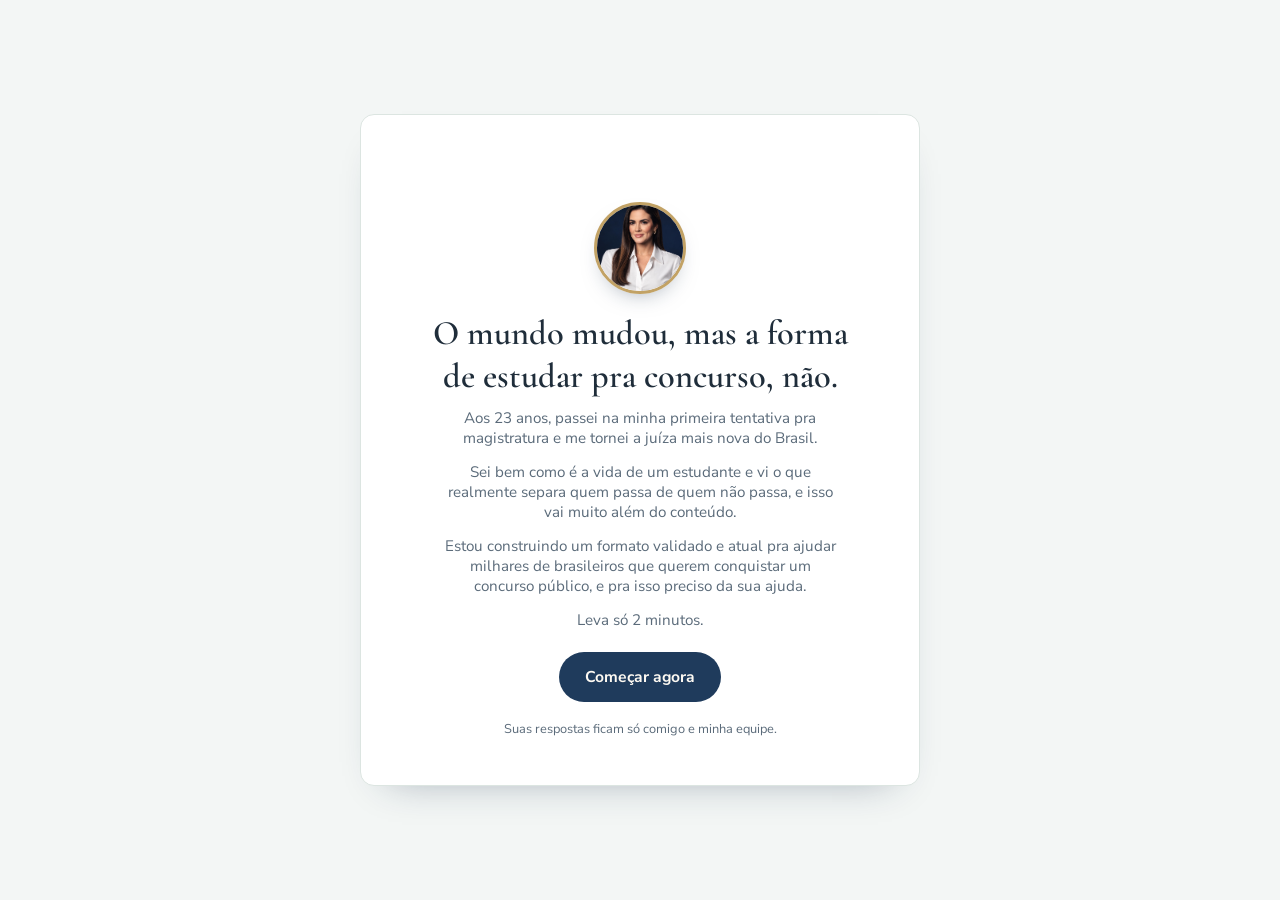
<file: pesquisa-audiencia/index.html>
<!DOCTYPE html>
<meta charset="UTF-8">
<title>Pesquisa de audiência da Day</title>
<style>
  /*
    Conceito de layout: uma folha central, como uma ficha de cartório —
    avança página por página, com uma rubrica dourada marcando o progresso.
  */
  :root{
    --bg: #f3f6f5;
    --folha: #ffffff;
    --navy: #1f3b5c;
    --navy-deep: #172d47;
    --gold: #c2a265;
    --gold-soft: #ede4d3;
    --text: #1f2d3a;
    --text-suave: #5b6b7a;
    --borda: #dce5e1;
    --erro: #b4545a;
    color-scheme: light;
  }

  *{ box-sizing: border-box; }

  body{
    margin: 0;
    background: var(--bg);
    color: var(--text);
    font-family: 'Nunito Sans', system-ui, -apple-system, 'Segoe UI', sans-serif;
    min-height: 100vh;
    padding-block: 32px;
    padding-left: max(16px, env(safe-area-inset-left, 0px));
    padding-right: max(16px, env(safe-area-inset-right, 0px));
    display: flex;
    justify-content: center;
    align-items: center;
  }

  h1, h2, .serif{ font-family: 'Cormorant Garamond', Georgia, 'Times New Roman', serif; }

  .palco{
    width: 100%;
    max-width: 560px;
    display: flex;
    flex-direction: column;
    gap: 18px;
  }

  .folha{
    background: var(--folha);
    border: 1px solid var(--borda);
    border-radius: 14px;
    box-shadow: 0 18px 40px -28px rgba(23, 45, 71, 0.45);
    padding: 34px clamp(20px, 6vw, 44px) 30px;
    min-height: 420px;
    display: flex;
    flex-direction: column;
  }

  .topo-etapa{
    display: flex;
    align-items: center;
    justify-content: space-between;
    gap: 12px;
    margin-bottom: 20px;
    min-height: 22px;
  }

  .voltar{
    background: none;
    border: none;
    cursor: pointer;
    color: var(--text-suave);
    font-size: 0.85rem;
    font-family: inherit;
    padding: 4px 2px;
    display: flex;
    align-items: center;
    gap: 6px;
  }
  .voltar:hover{ color: var(--navy); }
  .voltar[hidden]{ visibility: hidden; }

  .contagem{
    font-size: 0.78rem;
    letter-spacing: 0.08em;
    color: var(--text-suave);
    font-variant-numeric: tabular-nums;
  }

  .progresso{
    height: 3px;
    background: var(--borda);
    border-radius: 999px;
    overflow: hidden;
    margin-bottom: 26px;
  }
  .progresso > span{
    display: block;
    height: 100%;
    background: var(--gold);
    border-radius: 999px;
    transition: width 0.35s ease;
  }
  .progresso[hidden]{ display: none; }

  .conteudo{ flex: 1; display: flex; flex-direction: column; }

  .titulo{
    font-size: clamp(1.4rem, 1.1rem + 1.6vw, 1.85rem);
    line-height: 1.25;
    margin: 0 0 10px;
    font-weight: 600;
    text-wrap: balance;
  }
  .apoio{
    color: var(--text-suave);
    font-size: 0.95rem;
    margin: 0 0 22px;
    max-width: 48ch;
  }

  .campos{ display: flex; flex-direction: column; gap: 16px; margin-bottom: 8px; }
  .campo label{
    display: block;
    font-size: 0.78rem;
    letter-spacing: 0.04em;
    text-transform: uppercase;
    color: var(--text-suave);
    margin-bottom: 6px;
  }
  .campo label .obrigatorio{ color: var(--gold); }
  .campo input, .campo textarea{
    width: 100%;
    font-family: inherit;
    font-size: 1rem;
    color: var(--text);
    background: var(--bg);
    border: 1px solid var(--borda);
    border-radius: 8px;
    padding: 12px 14px;
  }
  .campo textarea{ min-height: 110px; resize: vertical; }
  .campo input:focus-visible, .campo textarea:focus-visible{
    outline: 2px solid var(--gold);
    outline-offset: 1px;
  }
  .campo.invalido input{ border-color: var(--erro); }
  .campo .erro-msg{
    display: none;
    color: var(--erro);
    font-size: 0.8rem;
    margin-top: 5px;
  }
  .campo.invalido .erro-msg{ display: block; }

  .opcoes{ display: flex; flex-direction: column; gap: 10px; }

  .opcao{
    display: flex;
    align-items: center;
    gap: 14px;
    text-align: left;
    width: 100%;
    background: var(--bg);
    border: 1px solid var(--borda);
    border-radius: 10px;
    padding: 14px 16px;
    font-family: inherit;
    font-size: 0.98rem;
    color: var(--text);
    cursor: pointer;
    transition: border-color 0.15s ease, background 0.15s ease;
  }
  .opcao:hover{ border-color: var(--gold); }
  .opcao:focus-visible{ outline: 2px solid var(--gold); outline-offset: 2px; }
  .opcao[aria-checked="true"]{
    background: var(--gold-soft);
    border-color: var(--gold);
  }
  .opcao:disabled{ cursor: default; opacity: 0.6; }
  .letra{
    flex: none;
    width: 28px;
    height: 28px;
    border-radius: 50%;
    border: 1px solid var(--gold);
    color: var(--navy);
    font-size: 0.8rem;
    font-weight: 700;
    display: flex;
    align-items: center;
    justify-content: center;
  }

  .caixa{
    flex: none;
    width: 24px;
    height: 24px;
    border-radius: 6px;
    border: 1.5px solid var(--gold);
    color: var(--navy);
    display: flex;
    align-items: center;
    justify-content: center;
  }
  .caixa svg{ width: 14px; height: 14px; opacity: 0; transition: opacity 0.15s ease; }
  .opcao[aria-checked="true"] .caixa{ background: var(--gold); }
  .opcao[aria-checked="true"] .caixa svg{ opacity: 1; color: #fdf9f2; }

  .campo-extra{
    display: flex;
    gap: 10px;
    margin-top: 10px;
    align-items: flex-start;
  }
  .campo-extra input{
    flex: 1;
    font-family: inherit;
    font-size: 0.95rem;
    color: var(--text);
    background: var(--bg);
    border: 1px solid var(--gold);
    border-radius: 8px;
    padding: 11px 13px;
  }
  .campo-extra .btn{ flex: none; }

  .rodape-acao{ margin-top: auto; padding-top: 22px; }

  .btn{
    appearance: none;
    border: none;
    border-radius: 999px;
    padding: 14px 26px;
    font-family: inherit;
    font-size: 0.98rem;
    font-weight: 700;
    cursor: pointer;
    transition: background 0.15s ease, transform 0.1s ease;
  }
  .btn-principal{ background: var(--navy); color: #fdf9f2; }
  .btn-principal:hover{ background: var(--navy-deep); }
  .btn-principal:active{ transform: translateY(1px); }
  .btn-principal:disabled{ background: var(--borda); color: var(--text-suave); cursor: not-allowed; }
  .btn-principal:focus-visible{ outline: 2px solid var(--gold); outline-offset: 2px; }
  .btn-bloco{ width: 100%; }

  .capa{ text-align: center; padding: 6px 0 4px; }
  .capa .titulo{ font-size: clamp(1.6rem, 1.2rem + 2.2vw, 2.15rem); }
  .capa .apoio{ max-width: 44ch; margin: 0 auto 22px; text-align: center; display: flex; flex-direction: column; gap: 14px; }
  .capa .apoio p{ margin: 0; }
  .capa-foto{
    width: 92px;
    height: 92px;
    border-radius: 50%;
    object-fit: cover;
    margin: 0 auto 18px;
    display: block;
    border: 3px solid var(--gold);
    box-shadow: 0 10px 24px -14px rgba(23, 45, 71, 0.55);
  }
  .micro{
    font-size: 0.8rem;
    color: var(--text-suave);
    margin-top: 18px;
  }

  .final{ text-align: center; padding: 10px 0; }
  .final svg{ margin-bottom: 6px; }
  .final .titulo{ margin-top: 10px; }
  .reiniciar{
    background: none;
    border: none;
    color: var(--navy);
    text-decoration: underline;
    cursor: pointer;
    font-family: inherit;
    font-size: 0.85rem;
    margin-top: 18px;
  }

  .aviso-prototipo{
    text-align: center;
    font-size: 0.78rem;
    color: var(--text-suave);
  }

  @media (prefers-reduced-motion: reduce){
    .opcao, .progresso > span, .btn{ transition: none; }
  }
</style>
<link rel="preconnect" href="https://fonts.googleapis.com">
<link href="https://fonts.googleapis.com/css2?family=Cormorant+Garamond:wght@500;600;700&family=Nunito+Sans:wght@400;600;700&display=swap" rel="stylesheet">

<div class="palco">
  <div class="folha">
    <div class="topo-etapa">
      <button class="voltar" id="btnVoltar" type="button">← Voltar</button>
      <span class="contagem" id="contagem"></span>
    </div>
    <div class="progresso" id="barraWrap"><span id="barra"></span></div>
    <div class="conteudo" id="conteudo"></div>
  </div>
</div>

<script>
(function(){
  var FOTO_DAY = '[data-uri]';

  var perguntas = [
    null,
    {
      tipo: 'escolha',
      titulo: 'Hoje, você estuda ou já pensou em estudar pra algum concurso público?',
      opcoes: [
        'Sim, estou estudando ativamente',
        'Sim, mas ainda não comecei de verdade',
        'Já estudei antes e parei',
        'Não estudo pra concurso, só te acompanho por outro motivo'
      ]
    },
    {
      tipo: 'escolha',
      titulo: 'Qual concurso você almeja passar?',
      apoio: 'Escolha o que mais pesa pra você agora.',
      opcoes: [
        'Magistratura (Juiz)',
        'Delegado',
        'Promotor',
        'Defensor Público',
        'Procurador',
        'OAB',
        'Analista de tribunal / área jurídica',
        'Ainda não decidi / mais de um',
        { texto: 'Outro', abrirCampo: true, placeholder: 'Qual concurso?' }
      ]
    },
    {
      tipo: 'escolha',
      titulo: 'Quantas horas por dia você realmente consegue estudar hoje?',
      apoio: 'Não a hora ideal, a hora real.',
      opcoes: [
        'Menos de 1 hora',
        'De 1 a 2 horas',
        'De 2 a 4 horas',
        'De 4 a 6 horas',
        'Mais de 6 horas'
      ]
    },
    {
      tipo: 'escolha',
      titulo: 'Como você estuda hoje, na prática?',
      opcoes: [
        'Só no PDF ou apostila, sem cronograma fixo',
        'Curso online ou cursinho, mas sem ninguém acompanhando de perto',
        'Fiz meu próprio cronograma, mas não consigo seguir',
        'Já tentei app ou planner de estudo e não deu certo pra mim',
        'Tenho mentoria ou orientação hoje'
      ]
    },
    {
      tipo: 'escolha',
      titulo: 'Depois que você estuda uma matéria, o que normalmente acontece?',
      opcoes: [
        'Reviso logo depois, mas esqueço depois de um tempo',
        'Não tenho um jeito fixo de revisar, só estudo e sigo em frente',
        'Só reviso quando fico com medo de ter esquecido',
        'Tenho um cronograma de revisão e sigo ele',
        'Nunca parei pra pensar nisso de um jeito estruturado'
      ]
    },
    {
      tipo: 'escolha',
      titulo: 'O que mais te trava hoje?',
      apoio: 'Escolha só a principal.',
      opcoes: [
        'Não sei montar um cronograma que funcione pro meu edital',
        'Começo bem e não consigo manter a constância',
        'Não sei por onde começar a lei seca',
        'Erro muito nas questões e não entendo por quê',
        'Ansiedade, medo de não passar, vontade de desistir',
        'Falta tempo (trabalho, casa, filhos)',
        'Estudo sozinha e sinto falta de alguém me acompanhando'
      ]
    },
    {
      tipo: 'escolha',
      titulo: 'O uso de inteligência artificial (IA) facilitaria a hora de estudar?',
      opcoes: [
        'Sim, com certeza ajudaria',
        'Ajudaria em parte, mas tenho receio',
        'Não sei dizer',
        'Não, prefiro o jeito tradicional de estudar'
      ]
    },
    {
      tipo: 'escolha',
      titulo: 'Se você pudesse estudar e revisar o conteúdo de qualquer lugar, direto do celular, isso faria diferença na sua rotina?',
      opcoes: [
        'Sim, seria essencial, porque hoje eu perco tempo que podia estar estudando',
        'Ajudaria bastante, principalmente nos dias mais corridos',
        'Seria bom, mas não é o que mais me falta hoje',
        'Pra mim tanto faz onde eu estudo, meu problema é outro',
        'Prefiro estudar sentada, com tempo e foco, não pelo celular'
      ]
    },
    {
      tipo: 'escolha',
      titulo: 'Se você pudesse subir o edital do seu concurso e receber automaticamente um cronograma de estudo já com as revisões certas no lugar certo, isso resolveria um problema seu?',
      opcoes: [
        'Sim, essa é uma das minhas maiores dificuldades hoje',
        'Ajudaria bastante, mas eu ainda ia querer conferir e ajustar',
        'Ajudaria um pouco, mas não é meu maior problema',
        'Já resolvo isso de outro jeito (cronograma próprio, cursinho, mentoria)',
        'Não sinto falta disso, sei bem o que estudar e quando revisar'
      ]
    },
    {
      tipo: 'multipla',
      titulo: 'O que não pode faltar no seu material de estudos?',
      apoio: 'Marque quantas opções fizerem sentido pra você.',
      opcoes: [
        'Cronograma personalizado pelo edital',
        'Lei seca organizada',
        'Questões comentadas',
        'Método de estudo (técnica de aprendizagem e memorização)',
        'IA tirando dúvidas',
        'Caderno de erros',
        'Dicionário jurídico',
        'Jurisprudência atualizada',
        'Resumos e mapas mentais',
        'Simulados cronometrados',
        'Súmulas e jurisprudência oficiais (STF, STJ, TST, TSE)',
        'Banco grande de questões de provas reais, por banca',
        'Flashcards pra memorizar',
        'Lei seca em áudio, pra ouvir quando não dá pra ler',
        'Apoio emocional nos momentos difíceis',
        'Devocional / conexão com Deus durante a preparação',
        { texto: 'Outro', abrirCampo: true, placeholder: 'O que mais?' }
      ]
    },
    {
      tipo: 'form',
      titulo: 'Agora só falta eu saber quem é você.',
      campos: [
        {id:'nome', label:'Nome', type:'text', placeholder:'Como você se chama?', obrigatorio: true,
          validar: function(v){ return /^[A-Za-zÀ-ÖØ-öø-ÿ'’-]{2,}(\s+[A-Za-zÀ-ÖØ-öø-ÿ'’-]+)*$/.test(v.trim()); },
          erro: 'Escreve seu nome.'},
        {id:'whatsapp', label:'WhatsApp com DDD', type:'tel', placeholder:'(00) 00000-0000', obrigatorio: true, mascara: 'telefone',
          validar: function(v){ var d = v.replace(/\D/g,''); return d.length === 10 || d.length === 11; },
          erro: 'Confere o DDD e o número, com os 11 dígitos.'},
        {id:'email', label:'E-mail', type:'email', placeholder:'seuemail@exemplo.com', obrigatorio: true,
          validar: function(v){ return /^[^\s@]+@[^\s@]+\.[^\s@]+$/.test(v.trim()); },
          erro: 'Esse e-mail não parece completo.'}
      ],
      apoio: 'É só pra eu poder te chamar pelo nome e, se fizer sentido, te avisar em primeira mão quando isso sair do papel.'
    },
    {
      tipo: 'aberta',
      titulo: 'Se você pudesse me fazer uma pergunta agora, sobre estudar pra concurso, qual seria?',
      apoio: 'Opcional, mas me ajuda muito a saber o que você precisa ouvir.',
      placeholder: 'Escreve aqui, não precisa ser formal...'
    }
  ];

  var TOTAL = perguntas.length - 1;
  var LETRAS = 'ABCDEFGHIJ';
  var estado = { passo: 0, respostas: {} };

  var WEBHOOK_URL = 'https://script.google.com/macros/s/AKfycbz1iiIzYQC7Kpu7civpPlnAB8sw6acf4RPPzCvZlZMPLYWhEhAkBmFvnpjLI8RWVeH1/exec';
  var respostaEnviada = false;

  function montarPayload(){
    var r = estado.respostas;
    var p10 = r.p10 || { selecionadas: [], outro: '' };
    return {
      nome: r.nome || '',
      whatsapp: r.whatsapp || '',
      email: r.email || '',
      p1: r.p1 || '',
      p2: r.p2 || '',
      p3: r.p3 || '',
      p4: r.p4 || '',
      p5: r.p5 || '',
      p6: r.p6 || '',
      p7: r.p7 || '',
      p8: r.p8 || '',
      p9: r.p9 || '',
      p10_marcadas: (p10.selecionadas || []).join(', '),
      p10_outro: p10.outro || '',
      pergunta: r.pergunta || '',
      pagina: window.location.href
    };
  }

  function enviarRespostas(){
    if(respostaEnviada || !WEBHOOK_URL) return;
    respostaEnviada = true;
    var corpo = JSON.stringify(montarPayload());
    fetch(WEBHOOK_URL, { method: 'POST', headers: { 'Content-Type': 'text/plain;charset=utf-8' }, body: corpo, keepalive: true }).catch(function(){});
  }

  window.addEventListener('pagehide', function(){
    if(!respostaEnviada && estado.respostas.nome && navigator.sendBeacon){
      try{
        navigator.sendBeacon(WEBHOOK_URL, new Blob([JSON.stringify(montarPayload())], { type: 'text/plain;charset=utf-8' }));
        respostaEnviada = true;
      }catch(e){}
    }
  });

  var elConteudo = document.getElementById('conteudo');
  var elContagem = document.getElementById('contagem');
  var elBarraWrap = document.getElementById('barraWrap');
  var elBarra = document.getElementById('barra');
  var elVoltar = document.getElementById('btnVoltar');

  function limpar(){ elConteudo.innerHTML = ''; }

  function atualizarTopo(){
    if(estado.passo >= 1 && estado.passo <= TOTAL){
      elContagem.textContent = '';
      elBarraWrap.hidden = false;
      elBarra.style.width = (estado.passo / TOTAL * 100) + '%';
    } else {
      elContagem.textContent = '';
      elBarraWrap.hidden = true;
      elBarra.style.width = '0%';
    }
    elVoltar.hidden = (estado.passo <= 0 || estado.passo > TOTAL);
  }

  function ir(passo){
    estado.passo = passo;
    atualizarTopo();
    renderizar();
  }

  elVoltar.addEventListener('click', function(){
    if(estado.passo > 0) ir(estado.passo - 1);
  });

  function maskTelefone(v){
    v = v.replace(/\D/g,'').slice(0,11);
    if(v.length <= 2) return v.replace(/(\d{0,2})/, '($1');
    if(v.length <= 7) return v.replace(/(\d{2})(\d{0,5})/, '($1) $2');
    return v.replace(/(\d{2})(\d{5})(\d{0,4})/, '($1) $2-$3');
  }

  function renderCapa(){
    var div = document.createElement('div');
    div.className = 'capa';
    div.innerHTML =
      '<img class="capa-foto" src="' + FOTO_DAY + '" alt="Foto da Day">' +
      '<h1 class="titulo">O mundo mudou, mas a forma de estudar pra concurso, não.</h1>' +
      '<div class="apoio">' +
        '<p>Aos 23 anos, passei na minha primeira tentativa pra magistratura e me tornei a juíza mais nova do Brasil.</p>' +
        '<p>Sei bem como é a vida de um estudante e vi o que realmente separa quem passa de quem não passa, e isso vai muito além do conteúdo.</p>' +
        '<p>Estou construindo um formato validado e atual pra ajudar milhares de brasileiros que querem conquistar um concurso público, e pra isso preciso da sua ajuda.</p>' +
        '<p>Leva só 2 minutos.</p>' +
      '</div>' +
      '<button class="btn btn-principal" type="button" id="btnComecar">Começar agora</button>' +
      '<p class="micro">Suas respostas ficam só comigo e minha equipe.</p>';
    elConteudo.appendChild(div);
    document.getElementById('btnComecar').addEventListener('click', function(){ ir(1); });
  }

  function renderForm(p){
    var wrap = document.createElement('div');
    wrap.innerHTML = '<h2 class="titulo">' + p.titulo + '</h2>' + (p.apoio ? '<p class="apoio">' + p.apoio + '</p>' : '');
    var campos = document.createElement('div');
    campos.className = 'campos';
    p.campos.forEach(function(c){
      var campo = document.createElement('div');
      campo.className = 'campo';
      campo.id = 'campo-' + c.id;
      var val = estado.respostas[c.id] || '';
      campo.innerHTML = '<label for="' + c.id + '">' + c.label + (c.obrigatorio ? ' <span class="obrigatorio">*</span>' : '') + '</label>' +
        '<input id="' + c.id + '" type="' + c.type + '" placeholder="' + c.placeholder + '"' + (c.obrigatorio ? ' required' : '') + ' value="' + val.replace(/"/g,'&quot;') + '">' +
        '<p class="erro-msg">' + (c.erro || '') + '</p>';
      campos.appendChild(campo);
    });
    wrap.appendChild(campos);

    var acao = document.createElement('div');
    acao.className = 'rodape-acao';
    var btn = document.createElement('button');
    btn.className = 'btn btn-principal btn-bloco';
    btn.type = 'button';
    btn.textContent = 'Continuar';
    acao.appendChild(btn);
    wrap.appendChild(acao);
    elConteudo.appendChild(wrap);

    function validarCampo(c){
      var el = document.getElementById(c.id);
      var valor = el.value;
      var ok = !c.obrigatorio || (valor.trim().length > 0 && (!c.validar || c.validar(valor)));
      var campoEl = document.getElementById('campo-' + c.id);
      campoEl.classList.toggle('invalido', el.dataset.tocado === '1' && !ok);
      return ok;
    }

    function validarTudo(){
      var ok = true;
      p.campos.forEach(function(c){
        if(!validarCampo(c)) ok = false;
      });
      btn.disabled = !ok;
      return ok;
    }

    p.campos.forEach(function(c){
      var el = document.getElementById(c.id);
      el.addEventListener('input', function(){
        if(c.mascara === 'telefone'){
          el.value = maskTelefone(el.value);
          el.setSelectionRange(el.value.length, el.value.length);
        }
        validarTudo();
      });
      el.addEventListener('blur', function(){
        el.dataset.tocado = '1';
        validarTudo();
      });
    });
    validarTudo();

    btn.addEventListener('click', function(){
      p.campos.forEach(function(c){
        document.getElementById(c.id).dataset.tocado = '1';
      });
      if(!validarTudo()) return;
      p.campos.forEach(function(c){
        estado.respostas[c.id] = document.getElementById(c.id).value.trim();
      });
      ir(estado.passo + 1);
    });
  }

  function renderEscolha(p){
    var wrap = document.createElement('div');
    wrap.innerHTML = '<h2 class="titulo">' + p.titulo + '</h2>' + (p.apoio ? '<p class="apoio">' + p.apoio + '</p>' : '');
    var lista = document.createElement('div');
    lista.className = 'opcoes';
    lista.setAttribute('role', 'radiogroup');

    function desabilitarTodas(){
      lista.querySelectorAll('.opcao').forEach(function(b){ b.disabled = true; });
    }

    p.opcoes.forEach(function(item, i){
      var ehObjeto = typeof item === 'object';
      var texto = ehObjeto ? item.texto : item;
      var opt = document.createElement('button');
      opt.type = 'button';
      opt.className = 'opcao';
      opt.setAttribute('role', 'radio');
      opt.setAttribute('aria-checked', 'false');
      opt.innerHTML = '<span class="letra">' + LETRAS[i] + '</span><span>' + texto + '</span>';

      if(ehObjeto && item.abrirCampo){
        opt.addEventListener('click', function(){
          if(lista.dataset.indo) return;
          lista.dataset.indo = '1';
          opt.setAttribute('aria-checked', 'true');
          desabilitarTodas();
          var extra = document.createElement('div');
          extra.className = 'campo-extra';
          extra.innerHTML = '<input type="text" id="campo-outro" placeholder="' + (item.placeholder || 'Qual?') + '">' +
            '<button type="button" class="btn btn-principal" id="btnOutroOk">Continuar</button>';
          wrap.appendChild(extra);
          var inputOutro = document.getElementById('campo-outro');
          inputOutro.focus();
          function confirmar(){
            var valor = inputOutro.value.trim();
            estado.respostas['p' + estado.passo] = valor ? (texto + ': ' + valor) : texto;
            ir(estado.passo + 1);
          }
          document.getElementById('btnOutroOk').addEventListener('click', confirmar);
          inputOutro.addEventListener('keydown', function(e){ if(e.key === 'Enter') confirmar(); });
        });
      } else {
        opt.addEventListener('click', function(){
          if(lista.dataset.indo) return;
          lista.dataset.indo = '1';
          opt.setAttribute('aria-checked', 'true');
          desabilitarTodas();
          estado.respostas['p' + estado.passo] = texto;
          setTimeout(function(){ ir(estado.passo + 1); }, 320);
        });
      }
      lista.appendChild(opt);
    });
    wrap.appendChild(lista);
    elConteudo.appendChild(wrap);
  }

  function renderMultipla(p){
    var wrap = document.createElement('div');
    wrap.innerHTML = '<h2 class="titulo">' + p.titulo + '</h2>' + (p.apoio ? '<p class="apoio">' + p.apoio + '</p>' : '');

    var chave = 'p' + estado.passo;
    var salvo = estado.respostas[chave] || { selecionadas: [], outro: '' };
    var selecionadas = {};
    salvo.selecionadas.forEach(function(t){ selecionadas[t] = true; });

    var lista = document.createElement('div');
    lista.className = 'opcoes';
    lista.setAttribute('role', 'group');

    var acao = document.createElement('div');
    acao.className = 'rodape-acao';
    var btn = document.createElement('button');
    btn.className = 'btn btn-principal btn-bloco';
    btn.type = 'button';
    btn.textContent = 'Continuar';
    acao.appendChild(btn);

    var campoOutro = null;

    function atualizarBotao(){
      btn.disabled = !Object.keys(selecionadas).some(function(k){ return selecionadas[k]; });
    }

    p.opcoes.forEach(function(item){
      var ehObjeto = typeof item === 'object';
      var texto = ehObjeto ? item.texto : item;
      var opt = document.createElement('button');
      opt.type = 'button';
      opt.className = 'opcao';
      opt.setAttribute('role', 'checkbox');
      opt.setAttribute('aria-checked', selecionadas[texto] ? 'true' : 'false');
      opt.innerHTML = '<span class="caixa"><svg viewBox="0 0 16 16" fill="none" aria-hidden="true"><path d="M3 8.5l3.2 3.2L13 4.5" stroke="currentColor" stroke-width="2" stroke-linecap="round" stroke-linejoin="round"/></svg></span><span>' + texto + '</span>';

      opt.addEventListener('click', function(){
        var marcado = opt.getAttribute('aria-checked') !== 'true';
        opt.setAttribute('aria-checked', marcado ? 'true' : 'false');
        selecionadas[texto] = marcado;

        if(ehObjeto && item.abrirCampo){
          if(marcado && !campoOutro){
            campoOutro = document.createElement('div');
            campoOutro.className = 'campo-extra';
            campoOutro.innerHTML = '<input type="text" id="campo-outro-multipla" placeholder="' + (item.placeholder || 'Qual?') + '" value="' + (salvo.outro || '').replace(/"/g,'&quot;') + '">';
            wrap.insertBefore(campoOutro, acao);
            document.getElementById('campo-outro-multipla').focus();
          } else if(!marcado && campoOutro){
            campoOutro.remove();
            campoOutro = null;
          }
        }
        atualizarBotao();
      });
      lista.appendChild(opt);
    });

    wrap.appendChild(lista);

    p.opcoes.forEach(function(item){
      var ehObjeto = typeof item === 'object';
      if(ehObjeto && item.abrirCampo && selecionadas[item.texto] && !campoOutro){
        campoOutro = document.createElement('div');
        campoOutro.className = 'campo-extra';
        campoOutro.innerHTML = '<input type="text" id="campo-outro-multipla" placeholder="' + (item.placeholder || 'Qual?') + '" value="' + (salvo.outro || '').replace(/"/g,'&quot;') + '">';
        wrap.appendChild(campoOutro);
      }
    });

    wrap.appendChild(acao);
    elConteudo.appendChild(wrap);
    atualizarBotao();

    btn.addEventListener('click', function(){
      var marcadas = Object.keys(selecionadas).filter(function(k){ return selecionadas[k]; });
      var outroVal = campoOutro ? document.getElementById('campo-outro-multipla').value.trim() : '';
      estado.respostas[chave] = { selecionadas: marcadas, outro: outroVal };
      ir(estado.passo + 1);
    });
  }

  function renderAberta(p){
    var wrap = document.createElement('div');
    wrap.innerHTML = '<h2 class="titulo">' + p.titulo + '</h2>' + (p.apoio ? '<p class="apoio">' + p.apoio + '</p>' : '');
    var campo = document.createElement('div');
    campo.className = 'campo campos';
    var val = estado.respostas.pergunta || '';
    campo.innerHTML = '<textarea id="pergunta" placeholder="' + p.placeholder + '">' + val + '</textarea>';
    wrap.appendChild(campo);

    var acao = document.createElement('div');
    acao.className = 'rodape-acao';
    var btn = document.createElement('button');
    btn.className = 'btn btn-principal btn-bloco';
    btn.type = 'button';
    btn.textContent = 'Enviar respostas';
    acao.appendChild(btn);
    wrap.appendChild(acao);
    elConteudo.appendChild(wrap);

    btn.addEventListener('click', function(){
      estado.respostas.pergunta = document.getElementById('pergunta').value.trim();
      enviarRespostas();
      ir(TOTAL + 1);
    });
  }

  function renderFinal(){
    var div = document.createElement('div');
    div.className = 'final';
    div.innerHTML =
      '<svg width="46" height="46" viewBox="0 0 46 46" fill="none" aria-hidden="true">' +
        '<circle cx="23" cy="23" r="22" stroke="#c2a265" stroke-width="2"/>' +
        '<path d="M14 23.5l6 6 12-13" stroke="#1f3b5c" stroke-width="2.4" stroke-linecap="round" stroke-linejoin="round"/>' +
      '</svg>' +
      '<h2 class="titulo">Recebi!</h2>' +
      '<p class="apoio" style="margin-left:auto;margin-right:auto;text-align:center;">Muito obrigada por confiar em mim com isso. Suas respostas vão direto pra construção do método — e, se fizer sentido, te chamo pessoalmente quando isso sair do papel.</p>' +
      '<button class="reiniciar" type="button" id="btnReiniciar">Revisar o protótipo de novo</button>';
    elConteudo.appendChild(div);
    document.getElementById('btnReiniciar').addEventListener('click', function(){
      estado = { passo: 0, respostas: {} };
      ir(0);
    });
  }

  function renderizar(){
    limpar();
    if(estado.passo === 0){ renderCapa(); return; }
    if(estado.passo === TOTAL + 1){ renderFinal(); return; }
    var p = perguntas[estado.passo];
    if(p.tipo === 'form') renderForm(p);
    else if(p.tipo === 'escolha') renderEscolha(p);
    else if(p.tipo === 'multipla') renderMultipla(p);
    else if(p.tipo === 'aberta') renderAberta(p);
  }

  atualizarTopo();
  renderizar();
})();
</script>
</file>
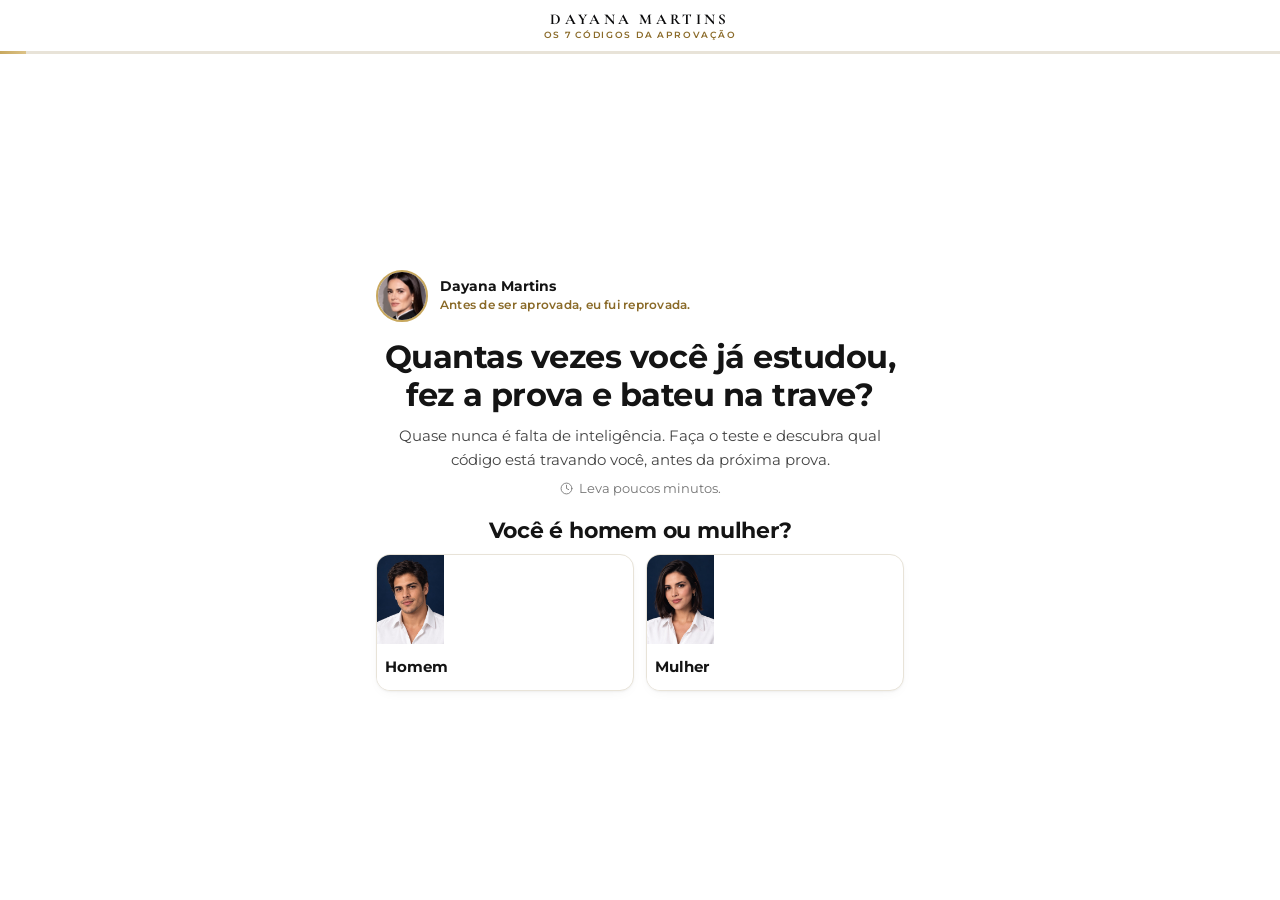
<file: quiz-1-7-codigos-ab-47/index.html>
<!doctype html>
<html lang="pt-BR">
<head>
  <script async src="https://fyads.fypro.com.br/px.js" data-site="d53e1c17-eddb-4e8a-8321-26d2def85301" data-consent="granted"></script>
  <meta charset="utf-8">
  <meta name="robots" content="noindex, nofollow">
<meta name="viewport" content="width=device-width, initial-scale=1, viewport-fit=cover">
  <title>Os 7 Códigos da Aprovação · Dayana Martins</title>
  <meta name="description" content="Responda ao teste e receba o mapa dos seus 7 códigos, e veja qual código está travando sua aprovação.">
  <meta name="theme-color" content="#ffffff">
  <meta property="og:type" content="website">
  <meta property="og:locale" content="pt_BR">
  <meta property="og:title" content="Qual código da aprovação está travando você?">
  <meta property="og:description" content="Um teste de poucos minutos com Dayana Martins, aprovada juíza aos 23 anos. No final, o mapa dos seus 7 códigos.">
  <meta property="og:image" content="assets/img/dayana-blazer.jpg">
  <link rel="icon" href="assets/img/favicon.svg" type="image/svg+xml">
  <link rel="preconnect" href="https://fonts.googleapis.com">
  <link rel="preconnect" href="https://fonts.gstatic.com" crossorigin>
  <link href="https://fonts.googleapis.com/css2?family=Cormorant+Garamond:ital,wght@0,500;0,600;0,700;1,500;1,600&family=Montserrat:wght@400;500;600;700&display=swap" rel="stylesheet">
  <link rel="stylesheet" href="assets/css/style.css?v=20261026b">
</head>
<body>
  <header class="topo">
    <div class="topo-in">
      <button type="button" id="voltar" class="voltar" hidden>‹ Voltar</button>
      <div class="marca">Dayana Martins<small>Os 7 Códigos da Aprovação</small></div>
    </div>
    <div class="barra" role="progressbar" aria-label="Progresso do teste" aria-valuemin="0" aria-valuemax="100"><i id="progresso"></i></div>
  </header>

  <main id="app" class="app"></main>

  <div id="cta-fixo" class="cta-fixo" hidden></div>

  <noscript><p style="padding:24px;text-align:center">Para responder ao teste, ative o JavaScript do seu navegador.</p></noscript>

  <script src="assets/js/config.js?v=20261109a"></script>
  <script src="assets/js/icons.js?v=20261026a"></script>
  <script src="assets/js/validacao.js?v=20261026a"></script>
  <script src="assets/js/data.js?v=20261107a"></script>
  <script src="assets/js/app.js?v=20261112a"></script>
</body>
</html>
</file>
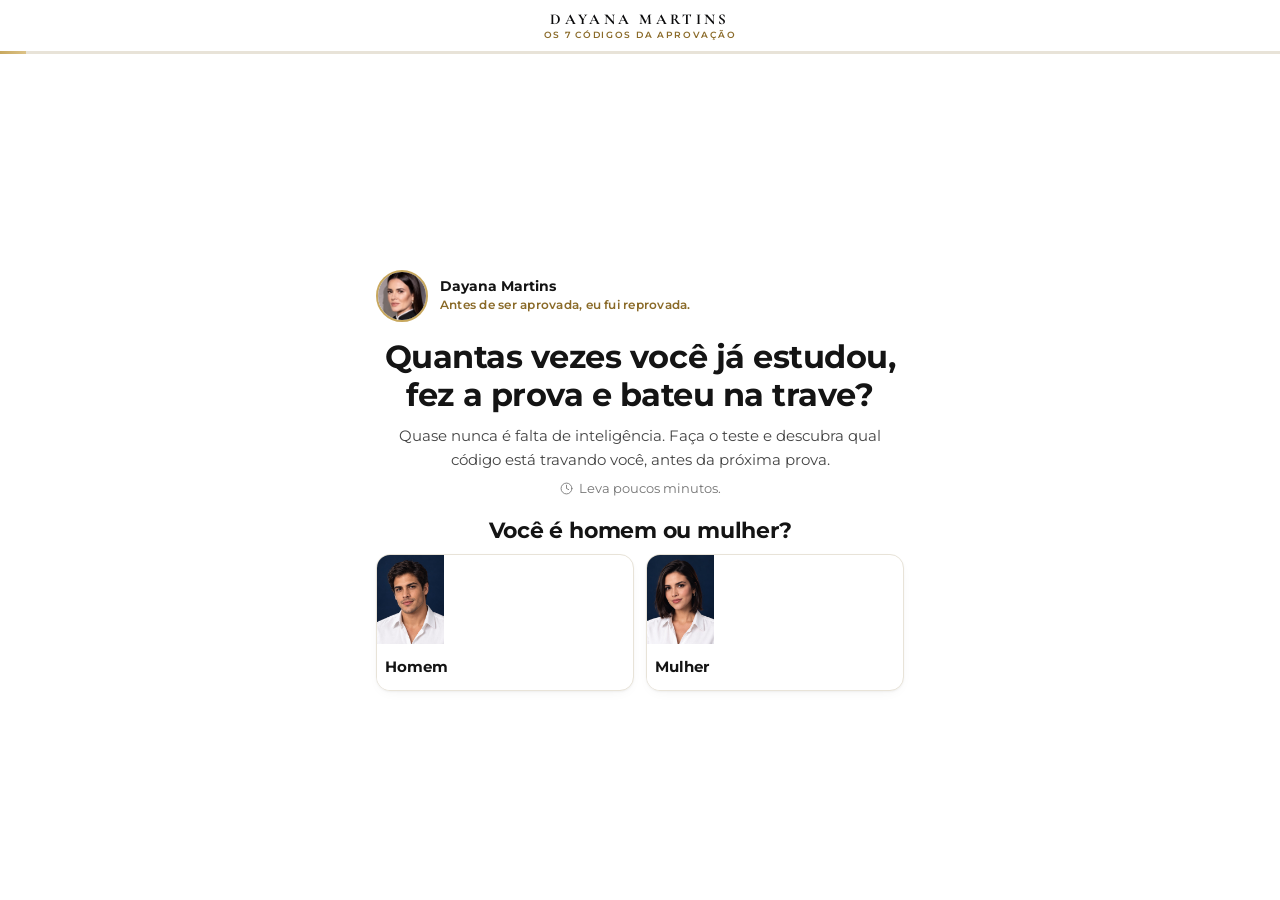
<file: quiz-1-7-codigos-ab/index.html>
<!doctype html>
<html lang="pt-BR">
<head>
  <script async src="https://fyads.fypro.com.br/px.js" data-site="d53e1c17-eddb-4e8a-8321-26d2def85301" data-consent="granted"></script>
  <meta charset="utf-8">
  <meta name="robots" content="noindex, nofollow">
<meta name="viewport" content="width=device-width, initial-scale=1, viewport-fit=cover">
  <title>Os 7 Códigos da Aprovação · Dayana Martins</title>
  <meta name="description" content="Responda ao teste e receba o mapa dos seus 7 códigos, e veja qual código está travando sua aprovação.">
  <meta name="theme-color" content="#ffffff">
  <meta property="og:type" content="website">
  <meta property="og:locale" content="pt_BR">
  <meta property="og:title" content="Qual código da aprovação está travando você?">
  <meta property="og:description" content="Um teste de poucos minutos com Dayana Martins, aprovada juíza aos 23 anos. No final, o mapa dos seus 7 códigos.">
  <meta property="og:image" content="assets/img/dayana-blazer.jpg">
  <link rel="icon" href="assets/img/favicon.svg" type="image/svg+xml">
  <link rel="preconnect" href="https://fonts.googleapis.com">
  <link rel="preconnect" href="https://fonts.gstatic.com" crossorigin>
  <link href="https://fonts.googleapis.com/css2?family=Cormorant+Garamond:ital,wght@0,500;0,600;0,700;1,500;1,600&family=Montserrat:wght@400;500;600;700&display=swap" rel="stylesheet">
  <link rel="stylesheet" href="assets/css/style.css?v=20261026b">
</head>
<body>
  <header class="topo">
    <div class="topo-in">
      <button type="button" id="voltar" class="voltar" hidden>‹ Voltar</button>
      <div class="marca">Dayana Martins<small>Os 7 Códigos da Aprovação</small></div>
    </div>
    <div class="barra" role="progressbar" aria-label="Progresso do teste" aria-valuemin="0" aria-valuemax="100"><i id="progresso"></i></div>
  </header>

  <main id="app" class="app"></main>

  <div id="cta-fixo" class="cta-fixo" hidden></div>

  <noscript><p style="padding:24px;text-align:center">Para responder ao teste, ative o JavaScript do seu navegador.</p></noscript>

  <script src="assets/js/config.js?v=20261105a"></script>
  <script src="assets/js/icons.js?v=20261026a"></script>
  <script src="assets/js/validacao.js?v=20261026a"></script>
  <script src="assets/js/data.js?v=20261107a"></script>
  <script src="assets/js/app.js?v=20261112a"></script>
</body>
</html>
</file>
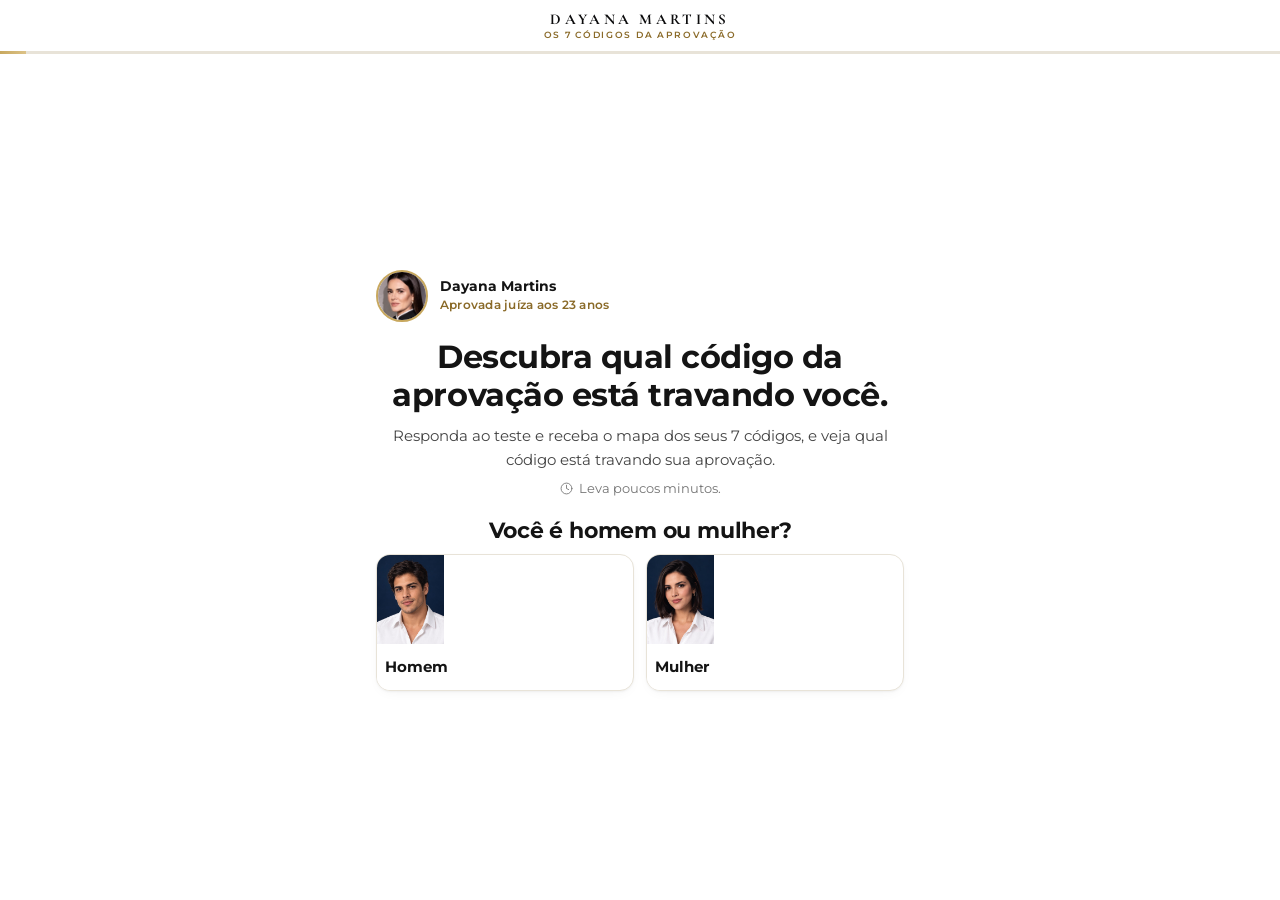
<file: quiz-1-7-codigos/index.html>
<!doctype html>
<html lang="pt-BR">
<head>
  <script async src="https://fyads.fypro.com.br/px.js" data-site="d53e1c17-eddb-4e8a-8321-26d2def85301" data-consent="granted"></script>
  <meta charset="utf-8">
  <meta name="robots" content="noindex, nofollow">
<meta name="viewport" content="width=device-width, initial-scale=1, viewport-fit=cover">
  <title>Os 7 Códigos da Aprovação · Dayana Martins</title>
  <meta name="description" content="Responda ao teste e receba o mapa dos seus 7 códigos, e veja qual código está travando sua aprovação.">
  <meta name="theme-color" content="#ffffff">
  <meta property="og:type" content="website">
  <meta property="og:locale" content="pt_BR">
  <meta property="og:title" content="Qual código da aprovação está travando você?">
  <meta property="og:description" content="Um teste de poucos minutos com Dayana Martins, aprovada juíza aos 23 anos. No final, o mapa dos seus 7 códigos.">
  <meta property="og:image" content="assets/img/dayana-blazer.jpg">
  <link rel="icon" href="assets/img/favicon.svg" type="image/svg+xml">
  <link rel="preconnect" href="https://fonts.googleapis.com">
  <link rel="preconnect" href="https://fonts.gstatic.com" crossorigin>
  <link href="https://fonts.googleapis.com/css2?family=Cormorant+Garamond:ital,wght@0,500;0,600;0,700;1,500;1,600&family=Montserrat:wght@400;500;600;700&display=swap" rel="stylesheet">
  <link rel="stylesheet" href="assets/css/style.css?v=20261026b">
</head>
<body>
  <header class="topo">
    <div class="topo-in">
      <button type="button" id="voltar" class="voltar" hidden>‹ Voltar</button>
      <div class="marca">Dayana Martins<small>Os 7 Códigos da Aprovação</small></div>
    </div>
    <div class="barra" role="progressbar" aria-label="Progresso do teste" aria-valuemin="0" aria-valuemax="100"><i id="progresso"></i></div>
  </header>

  <main id="app" class="app"></main>

  <div id="cta-fixo" class="cta-fixo" hidden></div>

  <noscript><p style="padding:24px;text-align:center">Para responder ao teste, ative o JavaScript do seu navegador.</p></noscript>

  <script src="assets/js/config.js?v=20261105a"></script>
  <script src="assets/js/icons.js?v=20261026a"></script>
  <script src="assets/js/validacao.js?v=20261026a"></script>
  <script src="assets/js/data.js?v=20261026a"></script>
  <script src="assets/js/app.js?v=20261112a"></script>
</body>
</html>
</file>
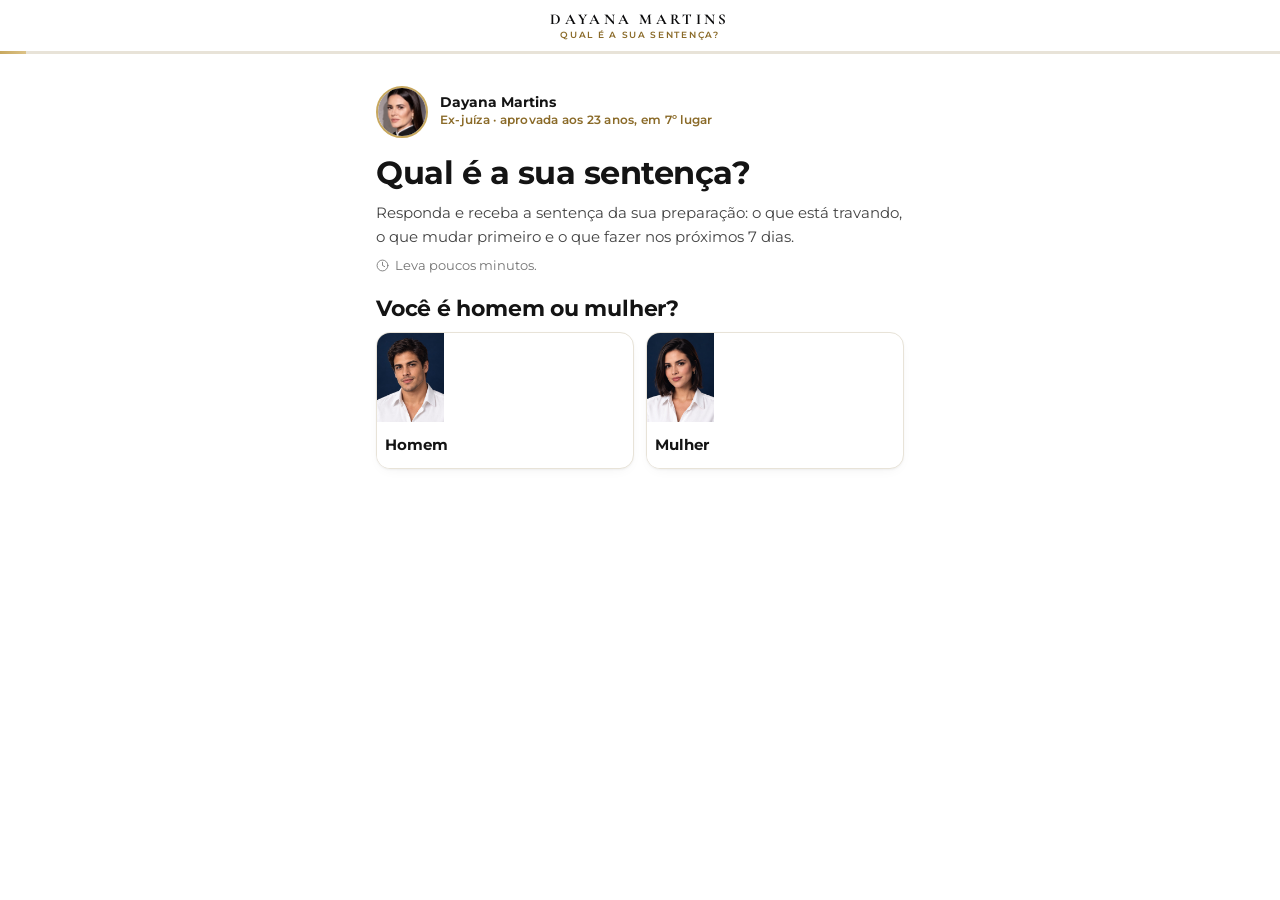
<file: quiz-sentenca/index.html>
<!doctype html>
<html lang="pt-BR">
<head>
  <meta charset="utf-8">
  <meta name="robots" content="noindex, nofollow">
<meta name="viewport" content="width=device-width, initial-scale=1, viewport-fit=cover">
  <title>Qual é a sua sentença? · Dayana Martins</title>
  <meta name="description" content="Responda e receba a sentença da sua preparação: o que está travando, o que mudar primeiro e o que fazer nos próximos 7 dias.">
  <meta name="theme-color" content="#ffffff">
  <meta property="og:type" content="website">
  <meta property="og:locale" content="pt_BR">
  <meta property="og:title" content="Qual é a sua sentença?">
  <meta property="og:description" content="Uma ex-juíza examina a sua preparação. No final, a sentença: por onde começar e o que fazer nos próximos 7 dias.">
  <meta property="og:image" content="assets/img/dayana-toga.jpg">
  <link rel="icon" href="assets/img/favicon.svg" type="image/svg+xml">
  <link rel="preconnect" href="https://fonts.googleapis.com">
  <link rel="preconnect" href="https://fonts.gstatic.com" crossorigin>
  <link href="https://fonts.googleapis.com/css2?family=Cormorant+Garamond:ital,wght@0,500;0,600;0,700;1,500;1,600&family=Montserrat:wght@400;500;600;700&display=swap" rel="stylesheet">
  <link rel="stylesheet" href="assets/css/style.css?v=20261019a">
</head>
<body>
  <header class="topo">
    <div class="topo-in">
      <button type="button" id="voltar" class="voltar" hidden>‹ Voltar</button>
      <div class="marca">Dayana Martins<small>Qual é a sua sentença?</small></div>
    </div>
    <div class="barra" role="progressbar" aria-label="Progresso do teste" aria-valuemin="0" aria-valuemax="100"><i id="progresso"></i></div>
  </header>

  <main id="app" class="app"></main>

  <div id="cta-fixo" class="cta-fixo" hidden></div>

  <noscript><p style="padding:24px;text-align:center">Para responder ao teste, ative o JavaScript do seu navegador.</p></noscript>

  <script src="assets/js/config.js?v=20261019a"></script>
  <script src="assets/js/icons.js?v=20261019a"></script>
  <script src="assets/js/validacao.js?v=20261019a"></script>
  <script src="assets/js/data.js?v=20261019a"></script>
  <script src="assets/js/app.js?v=20261021a"></script>
</body>
</html>
</file>
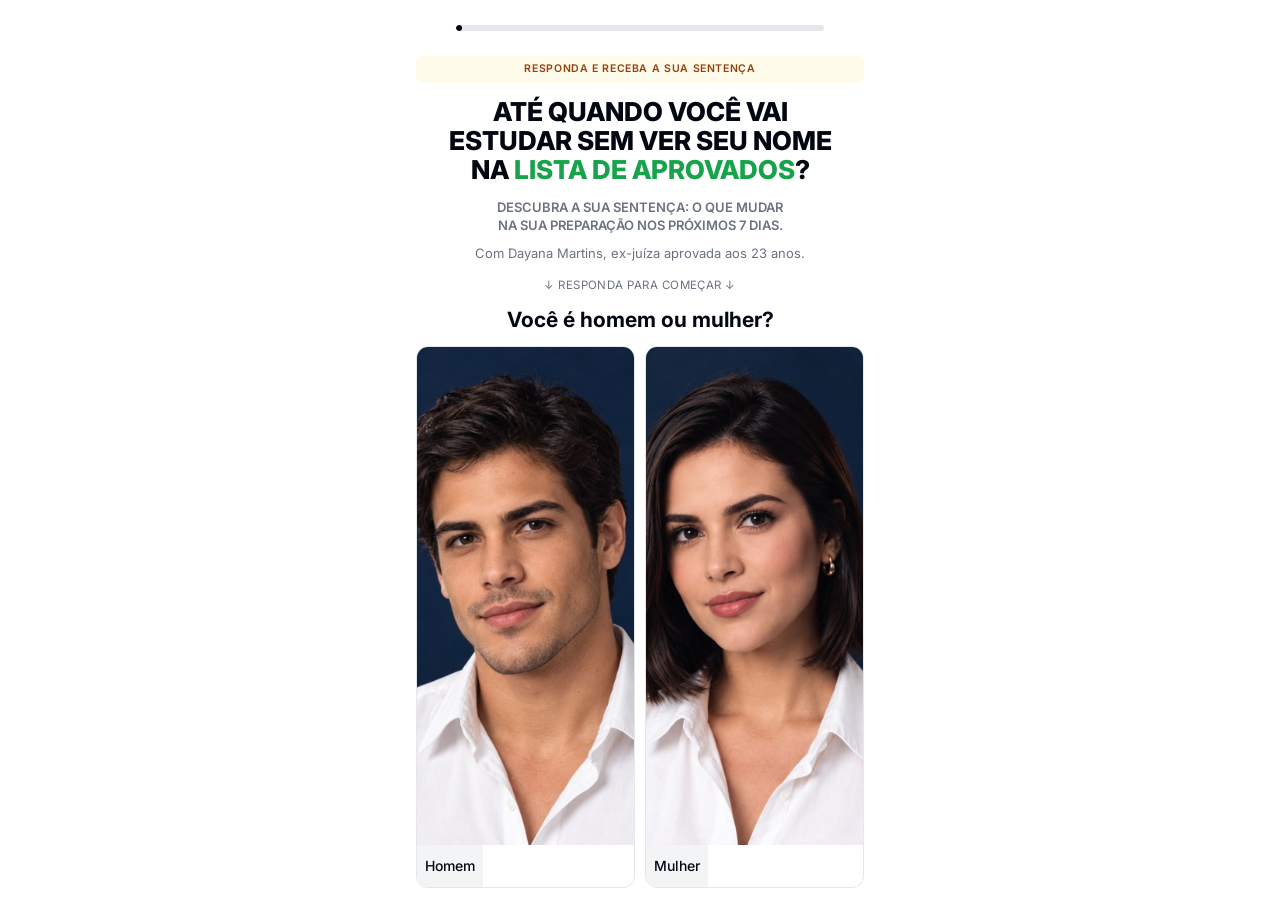
<file: sentenca-anuncio/index.html>
<!doctype html>
<html lang="pt-BR">
<head>
<script async src="https://fyads.fypro.com.br/px.js" data-site="d53e1c17-eddb-4e8a-8321-26d2def85301" data-consent="granted"></script>
<meta charset="utf-8">
<meta name="robots" content="noindex, nofollow, noarchive">
<meta name="viewport" content="width=device-width, initial-scale=1, viewport-fit=cover">
<title>Qual é a sua sentença? · Dayana Martins</title>
<link rel="preload" as="image" href="img/genero-homem.jpg" fetchpriority="high">
<link rel="preload" as="image" href="img/genero-mulher.jpg" fetchpriority="high">
<link rel="preconnect" href="https://fonts.googleapis.com">
<link rel="preconnect" href="https://fonts.gstatic.com" crossorigin>
<link rel="stylesheet" href="https://fonts.googleapis.com/css2?family=Inter:wght@400;500;600;700;800&display=swap">
<style>
/* Layout: uma tela = uma altura de celular. Coluna única (máx. 480px) em flex vertical:
   topo fixo em altura, conteúdo que encolhe (fotos absorvem a sobra), botão no rodapé dentro da safe area.
   Regra: nada rola. Se a tela não couber, os blocos marcados com data-drop somem por prioridade.
   Visual único e claro por escolha (clone do Home Sales), versão da Dra. Dayana Martins (quiz "Qual é a sua sentença?"). */
:root {
  color-scheme: light;
  --bg: #ffffff;
  --ink: #030712;
  --muted: #6b7280;
  --line: #e5e7eb;
  --soft: #f3f4f6;
  --navy: #14213f;
  --navy-soft: #eef1f8;
  --money: #16a34a;
  --money-soft: #ecfdf3;
  --money-line: #bbf7d0;
  --alert: #dc2626;
  --alert-soft: #fef2f2;
  --alert-line: #fecaca;
  --ico-line: #4ade80;
  --ico-soft: rgba(255, 255, 255, .14);
  --ph-bg: #f6f7fb;
  --ph-line: #b8c0d6;
  --font: "Inter", system-ui, -apple-system, "Segoe UI", Roboto, "Helvetica Neue", Arial, sans-serif;
  --gap: clamp(8px, 1.6dvh, 14px);
  --pad: clamp(9px, 1.7dvh, 14px);
}
* { box-sizing: border-box; }
[hidden] { display: none !important; }
html, body { height: 100%; overflow: hidden; }
body { margin: 0; background: var(--bg); color: var(--muted); font-family: var(--font); font-size: 16px; line-height: 1.4; -webkit-font-smoothing: antialiased; }

.app { height: 100%; max-width: 480px; margin: 0 auto; padding-inline: 16px; display: flex; flex-direction: column; }

/* topo */
.top { flex: none; display: grid; grid-template-columns: 32px 1fr 32px; align-items: center; gap: 8px; padding-block: clamp(6px, 1.4dvh, 12px); }
.back { width: 32px; height: 32px; border: 0; background: transparent; color: var(--ink); font-size: 20px; cursor: pointer; border-radius: 8px; }
.back:disabled { visibility: hidden; }
.back:focus-visible, .opt:focus-visible, .pic:focus-visible, .cta:focus-visible { outline: 2px solid var(--navy); outline-offset: 2px; }
.bar { height: 6px; background: var(--line); border-radius: 99px; overflow: hidden; }
.bar > i { display: block; height: 100%; width: 0; background: var(--ink); border-radius: 99px; transition: width .35s ease; }

/* área da tela */
main { flex: 1 1 0; min-height: 0; display: flex; flex-direction: column; }
.screen { flex: 1 1 0; min-height: 0; display: flex; flex-direction: column; gap: var(--gap); padding-bottom: 12px; overflow: hidden; animation: in .28s ease both; }
.screen > * { flex: none; }
.screen > .fill { flex: 1 1 0; min-height: 110px; }
.pics.four.fill { min-height: 190px; }
.screen.center-y { justify-content: center; }

/* tipografia */
.banner { background: #fffbeb; color: #92400e; font-size: 10.5px; font-weight: 600; letter-spacing: .06em; text-transform: uppercase; text-align: center; padding: 6px 10px; border-radius: 8px; }
h1 { color: var(--ink); font-size: clamp(19px, 3.3dvh, 26px); line-height: 1.12; font-weight: 800; text-align: center; text-transform: uppercase; margin: 0; text-wrap: balance; }
h2 { color: var(--ink); font-size: clamp(17px, 2.9dvh, 21px); line-height: 1.22; font-weight: 700; text-align: center; margin: 0; text-wrap: balance; }
.sub { text-align: center; font-size: clamp(11.5px, 1.8dvh, 13px); font-weight: 600; text-transform: uppercase; margin: 0; text-wrap: balance; }
.hint { text-align: center; font-size: 13px; margin: -4px 0 0; }
.go { text-align: center; font-size: 11.5px; letter-spacing: .04em; }
.hl-money { color: var(--money); }
.hl-alert { color: var(--alert); }
u { text-decoration-thickness: 2px; text-underline-offset: 3px; }
.lead { color: var(--ink); font-size: clamp(13px, 2dvh, 15px); text-align: center; margin: 0; text-wrap: pretty; }
.badge { align-self: center; font-size: 10.5px; font-weight: 700; letter-spacing: .08em; text-transform: uppercase; color: var(--navy); background: var(--navy-soft); padding: 4px 9px; border-radius: 6px; }

/* opções */
.opts { display: grid; gap: clamp(6px, 1.1dvh, 10px); }
.opt { display: flex; align-items: center; gap: 12px; width: 100%; text-align: left; font: inherit; font-size: 14px; color: var(--ink); background: var(--bg); border: 1px solid var(--line); border-radius: 10px; padding: var(--pad) 14px; cursor: pointer; transition: border-color .15s, box-shadow .15s, transform .1s; }
.opt:hover { border-color: #9ca3af; }
.opt:active { transform: scale(.99); }
.opt.on { border-color: var(--ink); box-shadow: 0 0 0 1px var(--ink); }
.opt .em { font-size: 20px; width: 26px; text-align: center; flex: none; }
.opt .tx { min-width: 0; }
.opt .tx small { display: block; color: var(--muted); font-size: 11.5px; margin-top: 1px; }
.opt .box { margin-left: auto; width: 20px; height: 20px; border: 1.5px solid #9ca3af; border-radius: 5px; flex: none; display: grid; place-items: center; font-size: 13px; color: #fff; }
.opt.on .box { background: var(--ink); border-color: var(--ink); }

/* cards com foto: a grade ocupa a sobra da tela e as fotos se ajustam */
.pics { display: grid; grid-template-columns: 1fr 1fr; gap: 10px; }
.pics.two { grid-template-rows: minmax(0, 1fr); }
.pics.four { grid-template-rows: repeat(2, minmax(0, 1fr)); }
.pic { display: flex; flex-direction: column; min-height: 0; padding: 0; overflow: hidden; border-radius: 12px; border: 1px solid var(--line); background: var(--bg); cursor: pointer; font: inherit; color: var(--ink); transition: border-color .15s, box-shadow .15s; }
.pic:hover { border-color: #9ca3af; }
.pic.on { border-color: var(--ink); box-shadow: 0 0 0 1px var(--ink); }
.pic .ph-img { flex: 1 1 0; min-height: 0; background: #f8f8f8; }
.pic img { display: block; width: 100%; height: 100%; object-fit: cover; object-position: center 28%; }
.pic .lbl { flex: none; padding: clamp(7px, 1.3dvh, 11px) 8px; font-size: 14px; font-weight: 500; text-align: center; background: var(--soft); }

/* fotos e inserções */
.media { border-radius: 12px; overflow: hidden; background: var(--navy); }
.media img { display: block; width: 100%; height: 100%; object-fit: cover; }
.media.wp img { object-position: 50% 30%; }
.media.wl img { object-position: 24% 25%; }
.media.wb img { object-position: 50% 22%; }
.media.wc img { object-position: 50% 30%; }
.media.nb img { object-position: 62% 45%; }
.media.ps img { object-position: 50% 45%; }
.media.wa img { object-position: 45% 25%; }
.media.wp2 img { object-position: 45% 30%; }
.media.wbt img { object-position: 50% 18%; }
.media.cap img { object-position: 50% 22%; }
.media.wm img { object-position: 50% 22%; }
.media.mk { background: #0b1b2e; }
.media.vid { background: #000; position: relative; }
.unmute { position: absolute; left: 50%; bottom: 14px; transform: translateX(-50%); border: 0; border-radius: 999px; background: rgba(3, 7, 18, .78); color: #fff; font: inherit; font-size: 13px; font-weight: 700; padding: 9px 14px; cursor: pointer; white-space: nowrap; }
.media.pix { position: relative; background: #e5e7eb; }
.media.pix img { object-position: 50% 38%; }
.ilus { position: absolute; right: 8px; bottom: 8px; font-size: 10px; font-weight: 600; letter-spacing: .04em; color: #fff; background: rgba(3,7,18,.6); padding: 3px 7px; border-radius: 4px; }
.media.vid video { display: block; width: 100%; height: 100%; object-fit: contain; background: #000; }
.media.doc { background: #fff; border: 1px solid var(--line); }
.media.doc img { object-position: 50% 0%; }
.media.mk:not(.gq) { background: none; border-radius: 0; display: flex; align-items: center; justify-content: center; min-height: 0; }
.media.mk:not(.gq) img { width: auto; height: auto; max-width: 100%; max-height: 100%; object-fit: unset; border-radius: 12px; }
.media.mk.gq img { object-fit: cover; object-position: 50% 40%; }
.vs { display: grid; grid-template-columns: 1fr 1fr; gap: 8px; }
.vs-col { display: grid; gap: 3px; align-content: start; border-radius: 10px; padding: clamp(8px, 1.4dvh, 12px) 11px; font-size: 12.5px; color: var(--ink); }
.vs-col b { font-size: 13px; margin-bottom: 2px; }
.vs-col span::before { margin-right: 5px; font-weight: 800; }
.vs-col.bad { background: var(--alert-soft); border: 1px solid var(--alert-line); }
.vs-col.bad span::before { content: "✕"; color: var(--alert); }
.vs-col.good { background: var(--money-soft); border: 1px solid var(--money-line); }
.vs-col.good span::before { content: "✓"; color: var(--money); }
.duo { display: grid; grid-template-columns: 1fr 1fr; gap: 10px; }
.duo > * { min-height: 0; height: 100%; }
.ph { display: flex; flex-direction: column; justify-content: center; align-items: center; gap: 4px; text-align: center; padding: 10px; background: var(--ph-bg); border: 1.5px dashed var(--ph-line); border-radius: 12px; color: #4b5577; font-size: 11.5px; line-height: 1.3; overflow: hidden; }
.ph .tag { font-size: 9.5px; font-weight: 700; letter-spacing: .1em; color: var(--navy); background: #dfe5f3; padding: 3px 6px; border-radius: 4px; }
.ph strong { color: var(--ink); font-size: 12.5px; font-weight: 600; }

.facts { display: grid; gap: 6px; margin: 0; padding: 0; list-style: none; }
.facts li { display: flex; gap: 9px; align-items: flex-start; font-size: clamp(12.5px, 1.9dvh, 14px); color: var(--ink); background: #f9fafb; border: 1px solid var(--line); border-radius: 10px; padding: clamp(7px, 1.2dvh, 10px) 11px; }
.facts.tight { gap: 2px; } .facts.tight li { background: none; border: 0; padding: 2px 4px; }
.facts .ck { color: var(--money); font-weight: 800; flex: none; }
.quote { background: var(--navy); color: #fff; border-radius: 12px; padding: clamp(10px, 1.7dvh, 15px) 15px; font-size: clamp(13px, 2dvh, 15px); line-height: 1.4; font-weight: 500; }
.quote cite { display: block; margin-top: 6px; font-style: normal; font-size: 11.5px; color: #c7d0e6; font-weight: 400; }
.echo { background: var(--money-soft); border: 1px solid var(--money-line); color: #14532d; border-radius: 10px; padding: clamp(8px, 1.4dvh, 12px) 12px; font-size: 13.5px; text-align: center; }
.echo b { color: var(--money); }

/* rodapé: no fluxo, sempre visível, dentro da safe area */
.foot { flex: none; padding-block: 8px calc(14px + env(safe-area-inset-bottom, 0px)); }
.cta { display: block; width: 100%; border: 0; border-radius: 10px; background: var(--ink); color: #fff; font: inherit; font-size: 15px; font-weight: 600; padding: clamp(12px, 2dvh, 15px); cursor: pointer; }
.cta:disabled { background: #d1d5db; cursor: not-allowed; }

.real { align-self: center; background: var(--money); color: #fff; font-weight: 800; font-size: clamp(18px, 3dvh, 22px); text-align: center; padding: 12px 18px; border-radius: 12px; letter-spacing: .01em; }
.calc { display: grid; justify-items: center; gap: 4px; border: 2px solid var(--money); border-radius: 14px; padding: clamp(12px, 2.4dvh, 20px) 14px; text-align: center; }
.calc span { color: var(--ink); font-size: clamp(24px, 4.4dvh, 32px); font-weight: 800; line-height: 1.1; }
.calc small { font-size: 13px; color: var(--muted); }
.load { display: grid; gap: 8px; }
.load-top { display: flex; justify-content: space-between; gap: 12px; font-size: 13px; color: var(--ink); }
.load-top b { font-variant-numeric: tabular-nums; }
.load-bar { height: 10px; background: var(--line); border-radius: 99px; overflow: hidden; }
.load-bar i { display: block; height: 100%; width: 0; background: var(--money); border-radius: 99px; }

.selo { background: var(--money); color: #fff; font-weight: 800; font-size: clamp(13px, 2.1dvh, 16px); line-height: 1.25; text-align: center; padding: clamp(9px, 1.6dvh, 13px) 14px; border-radius: 12px; text-wrap: balance; }
.cmp, .ad { display: grid; grid-template-columns: 1fr 1fr; gap: 10px; }
.cmp-col, .ad-col { display: grid; gap: 6px; align-content: start; min-width: 0; }
.ad-col { display: flex; flex-direction: column; gap: 6px; border: 1px solid var(--line); border-radius: 12px; padding: 8px 8px 10px; }
.ad-col.good { border-color: var(--money); box-shadow: 0 0 0 1px var(--money); }
.who { position: relative; flex: 1 1 0; min-height: 64px; border-radius: 8px; overflow: hidden; background: var(--soft); }
.who img { display: block; width: 100%; height: 100%; object-fit: cover; object-position: center 25%; }
.who.bad::after { content: ""; position: absolute; inset: 0; background: linear-gradient(to top, rgba(127, 29, 29, .45), rgba(127, 29, 29, 0) 55%); }
.who.good::after { content: ""; position: absolute; inset: 0; background: linear-gradient(to top, rgba(20, 83, 45, .5), rgba(20, 83, 45, 0) 55%); }
.who .cap { position: absolute; z-index: 1; left: 6px; right: 6px; bottom: 6px; color: #fff; font-size: 11px; font-weight: 700; line-height: 1.2; text-align: center; }
.cmp-h { font-size: 12px; text-align: center; padding: 5px; border-radius: 6px; }
.cmp-h.bad { background: var(--alert-soft); color: var(--alert); }
.cmp-h.good { background: var(--money-soft); color: var(--money); }
.br { display: grid; gap: 3px; font-size: 11.5px; color: var(--ink); }
.br-t { height: 7px; background: var(--line); border-radius: 99px; overflow: hidden; }
.br-t i { display: block; height: 100%; border-radius: 99px; }
.br-t i.bad { background: var(--alert); }
.br-t i.good { background: var(--money); }
.said { color: var(--ink); font-size: 14px; }
.bad-echo { background: var(--alert-soft); border-color: var(--alert-line); color: #7f1d1d; }
.bad-echo b { color: var(--alert); }
.rot { list-style: none; margin: 0; padding: 0; display: grid; gap: 8px; counter-reset: r; }
.rot li { counter-increment: r; display: grid; grid-template-columns: 34px 1fr; column-gap: 10px; align-items: center; border: 1px solid var(--line); border-radius: 12px; padding: clamp(9px, 1.6dvh, 13px) 12px; color: var(--ink); }
.rot li::before { content: counter(r); grid-row: span 2; width: 34px; height: 34px; border-radius: 50%; display: grid; place-items: center; background: var(--navy); color: #fff; font-weight: 800; }
.rot li b { font-size: 15px; }
.rot li span { font-size: 12.5px; color: var(--muted); }
.rot li.me { border-color: var(--money); box-shadow: 0 0 0 1px var(--money); background: var(--money-soft); }
.rot li.me::before { background: var(--money); }
.trilha { display: grid; grid-template-rows: repeat(4, minmax(0, 1fr)); border-left: 3px solid var(--line); margin-left: 10px; padding-left: 18px; }
.tr-step { position: relative; display: grid; align-content: center; gap: 1px; }
.tr-step i { position: absolute; left: -27px; top: 50%; width: 15px; height: 15px; margin-top: -8px; border-radius: 50%; background: var(--bg); border: 3px solid var(--navy); }
.tr-step b { color: var(--ink); font-size: 14px; }
.tr-step span { font-size: 12px; }
.tr-step.goal i { background: var(--money); border-color: var(--money); }
.tr-step.goal b { color: var(--money); }
.lead-form { display: grid; gap: 10px; }
.lead-form label { display: grid; gap: 4px; font-size: 12.5px; font-weight: 600; color: var(--ink); }
.lead-form input { font: inherit; font-size: 16px; color: var(--ink); background: var(--bg); border: 1px solid #d1d5db; border-radius: 10px; padding: 11px 12px; width: 100%; }
.lead-form input:focus { outline: 2px solid var(--navy); outline-offset: 1px; border-color: var(--navy); }
.err { margin: 0; color: var(--alert); font-size: 13px; font-weight: 600; }
.plist { gap: clamp(6px, 1.2dvh, 12px); }
.plist li { font-size: clamp(12px, 2.1dvh, 16px); line-height: 1.3; padding: 5px 10px 5px 5px; gap: 10px; }
.plist li { align-items: center; padding: 6px 10px 6px 6px; min-height: 0; }
.th { flex: none; width: clamp(40px, 9dvh, 104px); aspect-ratio: 1 / 1; border-radius: 8px; overflow: hidden; background: var(--soft); }
.th img { display: block; width: 100%; height: 100%; object-fit: cover; object-position: center 25%; }
.th.doc img { object-position: center top; }
.th.ico svg { display: block; width: 100%; height: 100%; }
.th.ico svg text { stroke: none; font-family: var(--font); }

/* ===== Fase 5 · página de oferta (visual escuro e dourado, modelado na referência) ===== */
:root { --p-bg: #07090f; --p-card: #10141f; --p-line: rgba(255, 255, 255, .1); --p-text: #f3f4f6; --p-muted: #a3a9b8; --gold-1: #f6dc95; --gold-2: #d4a24c; }
body.pitch-mode { background: var(--p-bg); }
body.pitch-mode .back { color: var(--p-text); }
body.pitch-mode .bar { background: rgba(255, 255, 255, .14); }
body.pitch-mode .bar > i { background: linear-gradient(90deg, var(--gold-1), var(--gold-2)); }
body.pitch-mode .cta { background: linear-gradient(180deg, var(--gold-1), var(--gold-2)); color: #1a1205; font-weight: 800; letter-spacing: .02em; box-shadow: 0 0 24px rgba(233, 196, 106, .35); border-radius: 999px; }
body.pitch-mode .foot { background: linear-gradient(to top, var(--p-bg) 75%, rgba(7, 9, 15, 0)); }
.screen.scroll { display: block; overflow-y: auto; overflow-x: hidden; padding-bottom: 24px; color: var(--p-muted); scrollbar-width: none; }
.screen.scroll::-webkit-scrollbar { display: none; }
.p-hero { display: grid; gap: 14px; text-align: center; padding-bottom: 8px; }
.p-photo { margin-inline: -16px; aspect-ratio: 4 / 4.2; max-height: 52dvh; position: relative; overflow: hidden; }
.p-photo img { width: 100%; height: 100%; object-fit: cover; object-position: center 15%; display: block; }
.p-photo::after { content: ""; position: absolute; inset: 0; background: linear-gradient(to bottom, rgba(7, 9, 15, 0) 45%, var(--p-bg) 98%); }
.p-logo { display: flex; align-items: center; justify-content: center; gap: 10px; margin-top: -64px; position: relative; z-index: 1; }
.p-logo svg { width: 46px; height: 46px; flex: none; }
.p-logo svg text { font-family: var(--font); }
.p-logo div { display: grid; text-align: left; line-height: 1.05; }
.p-logo small { font-size: 10.5px; color: var(--p-muted); letter-spacing: .04em; }
.p-logo b { font-size: 20px; color: var(--p-text); letter-spacing: .01em; }
.p-hero hr { border: 0; height: 1px; background: var(--p-line); margin: 2px 0; }
.p-h1 { color: var(--p-text); font-size: clamp(21px, 5.6vw, 26px); line-height: 1.22; font-weight: 600; margin: 0; text-transform: none; text-align: center; text-wrap: balance; }
.gold { background: linear-gradient(90deg, var(--gold-1), var(--gold-2)); -webkit-background-clip: text; background-clip: text; color: transparent; }
.p-sub { margin: 0; font-size: 15px; line-height: 1.6; color: var(--p-muted); text-wrap: pretty; }
.p-sub b, .p-txt b { color: var(--p-text); }
.p-btn { display: block; width: 100%; border: 0; border-radius: 999px; padding: 17px 16px; font: inherit; font-size: 16px; font-weight: 800; letter-spacing: .02em; color: #1a1205; background: linear-gradient(180deg, var(--gold-1), var(--gold-2)); box-shadow: 0 0 28px rgba(233, 196, 106, .35); cursor: pointer; }
.p-btn:focus-visible { outline: 2px solid var(--p-text); outline-offset: 3px; }
.p-mini { margin: 0; font-size: 12px; letter-spacing: .1em; color: var(--p-muted); text-align: center; }
.p-sec { display: grid; gap: 14px; padding-block: 28px; border-top: 1px solid var(--p-line); }
.p-h2 { color: var(--p-text); font-size: 21px; line-height: 1.25; font-weight: 700; margin: 0; text-align: center; text-wrap: balance; }
.p-txt { margin: 0; font-size: 15px; line-height: 1.6; }
.p-check { list-style: none; margin: 0; padding: 0; display: grid; gap: 10px; }
.p-check li { position: relative; padding-left: 28px; font-size: 14.5px; line-height: 1.5; color: var(--p-text); }
.p-check li::before { content: "✓"; position: absolute; left: 0; top: 0; width: 20px; height: 20px; border-radius: 50%; display: grid; place-items: center; font-size: 12px; font-weight: 800; color: #1a1205; background: linear-gradient(180deg, var(--gold-1), var(--gold-2)); }
.p-check li b { color: var(--gold-1); }
.p-img { border-radius: 14px; overflow: hidden; }
.p-img img { display: block; width: 100%; height: auto; }
.p-quote { margin: 0; padding: 14px 16px; border-left: 3px solid var(--gold-2); background: var(--p-card); border-radius: 0 10px 10px 0; color: var(--p-text); font-size: 15px; font-style: italic; }
.rot.dark li { background: var(--p-card); border-color: var(--p-line); color: var(--p-text); }
.rot.dark li::before { background: linear-gradient(180deg, var(--gold-1), var(--gold-2)); color: #1a1205; }
.rot.dark li span { color: var(--p-muted); }
.p-steps { display: grid; gap: 10px; }
.p-step { background: var(--p-card); border: 1px solid var(--p-line); border-radius: 12px; padding: 14px; display: grid; gap: 8px; }
.p-tag { justify-self: start; font-size: 11px; font-weight: 700; letter-spacing: .08em; text-transform: uppercase; color: var(--gold-1); }
.p-step ol { margin: 0; padding-left: 22px; display: grid; gap: 6px; color: var(--p-text); font-size: 14px; }
.p-step li::marker { color: var(--gold-2); font-weight: 700; }
.ph.dark { background: var(--p-card); border-color: rgba(233, 196, 106, .4); color: var(--p-muted); min-height: 120px; }
.ph.dark strong { color: var(--p-text); }
.ph.dark .tag { background: rgba(233, 196, 106, .15); color: var(--gold-1); }
.bns { display: grid; gap: 14px; }
.bn { display: grid; grid-template-columns: 120px 1fr; gap: 12px; background: var(--p-card); border: 1px solid var(--p-line); border-radius: 14px; padding: 10px; align-items: center; }
.bn.hot { border-color: var(--gold-2); box-shadow: 0 0 0 1px var(--gold-2), 0 0 24px rgba(233, 196, 106, .18); }
.bn-img { border-radius: 10px; overflow: hidden; aspect-ratio: 4 / 3; background: #0b1b2e; }
.bn-img img { width: 100%; height: 100%; object-fit: cover; display: block; }
.bn-img .ph { height: 100%; min-height: 0; padding: 6px; font-size: 10px; }
.bn-img .ph strong { font-size: 11px; }
.bn-tx { display: grid; gap: 3px; min-width: 0; font-size: 13px; line-height: 1.4; }
.bn-tx b { color: var(--p-text); font-size: 14px; }
.bn-tx small { color: var(--p-muted); font-size: 12px; }
.bn-tx em { font-style: normal; color: var(--gold-1); font-weight: 700; font-size: 12.5px; }
.pill { justify-self: start; font-size: 10px; font-weight: 800; letter-spacing: .06em; text-transform: uppercase; color: #1a1205; background: linear-gradient(180deg, var(--gold-1), var(--gold-2)); padding: 3px 8px; border-radius: 999px; margin-bottom: 2px; }
.p-offer { text-align: center; }
.stack { list-style: none; margin: 0; padding: 0; display: grid; gap: 0; text-align: left; background: var(--p-card); border: 1px solid var(--p-line); border-radius: 12px; }
.stack li { display: flex; justify-content: space-between; gap: 12px; padding: 10px 14px; border-bottom: 1px solid var(--p-line); font-size: 13.5px; color: var(--p-text); }
.stack li:last-child { border-bottom: 0; }
.stack li b { color: var(--p-muted); font-weight: 600; font-variant-numeric: tabular-nums; white-space: nowrap; }
.p-total { margin: 0; font-size: 15px; color: var(--p-text); }
.p-total s, .p-from s { color: #ef4444; }
.coupon { justify-self: center; border: 1px dashed var(--gold-2); color: var(--gold-1); border-radius: 8px; padding: 8px 14px; font-size: 13px; }
.p-from { margin: 0; font-size: 15px; color: var(--p-muted); }
.p-price { margin: -6px 0 0; font-size: 56px; line-height: 1; font-weight: 800; letter-spacing: -.02em; }
.p-price { background: linear-gradient(180deg, var(--gold-1), var(--gold-2)); -webkit-background-clip: text; background-clip: text; color: transparent; }
.p-guar { justify-items: center; text-align: center; }
.p-guar svg { width: 92px; height: 92px; }
.p-guar svg text { font-family: var(--font); }
.faq { display: grid; gap: 8px; }
.faq details { background: var(--p-card); border: 1px solid var(--p-line); border-radius: 10px; padding: 0 14px; }
.faq summary { cursor: pointer; padding: 13px 0; color: var(--p-text); font-weight: 600; font-size: 14.5px; list-style: none; display: flex; justify-content: space-between; gap: 12px; }
.faq summary::-webkit-details-marker { display: none; }
.faq summary::after { content: "+"; color: var(--gold-1); font-weight: 800; }
.faq details[open] summary::after { content: "–"; }
.faq p { margin: 0 0 14px; font-size: 14px; line-height: 1.55; }
.todo { color: var(--gold-1); font-weight: 600; }
.p-foot { border-top: 1px solid var(--p-line); padding-top: 18px; display: grid; gap: 6px; font-size: 11px; text-align: center; color: #6b7280; }
.p-foot p { margin: 0; }
#toast { position: fixed; left: 50%; bottom: calc(96px + env(safe-area-inset-bottom, 0px)); transform: translate(-50%, 12px); opacity: 0; pointer-events: none; background: #111827; color: #fff; font-size: 13.5px; padding: 10px 16px; border-radius: 10px; transition: opacity .2s, transform .2s; z-index: 20; max-width: calc(100% - 32px); text-align: center; }
#toast.on { opacity: 1; transform: translate(-50%, 0); }

/* ===== Fase 5 · página de vendas clonada do Home Sales (claro, CTA verde fixo) ===== */
.screen.scroll { color: var(--muted); }
.screen.scroll > * + * { margin-top: 16px; }
.v-h1 { color: var(--ink); font-size: clamp(19px, 5.2vw, 23px); line-height: 1.2; font-weight: 800; text-transform: uppercase; text-align: center; margin: 0; text-wrap: balance; }
.v-h2 { color: var(--ink); font-size: clamp(18px, 5vw, 21px); line-height: 1.25; font-weight: 800; text-align: center; margin: 32px 0 0 !important; text-wrap: balance; }
.v-h3 { color: var(--ink); font-size: 18px; font-weight: 700; text-align: center; margin-bottom: 0; }
.v-p { margin: 0; font-size: 15px; line-height: 1.55; color: var(--ink); }
.v-p.center, .center { text-align: center; }
.v-big { margin: 0; color: var(--ink); font-size: 19px; line-height: 1.3; font-weight: 800; text-align: center; text-wrap: balance; }
.v-ad { display: grid; grid-template-columns: 1fr 1fr; gap: 10px; text-align: left; }
.v-ad > div { display: grid; gap: 4px; }
.v-ad b { text-align: center; color: var(--ink); font-size: 16px; font-weight: 800; }
.v-pic { aspect-ratio: 1 / 1; border-radius: 12px; overflow: hidden; background: var(--soft); }
.v-pic img { width: 100%; height: 100%; object-fit: cover; object-position: center 50%; display: block; }
.v-pic svg { display: block; width: 100%; height: 100%; }
.v-pic svg text { font-family: var(--font); }
.v-ad span { color: var(--ink); font-size: 13px; font-weight: 600; }
.v-ad small { font-size: 12px; font-weight: 600; }
.v-ad small.neg { color: var(--alert); } .v-ad small.pos { color: var(--money); }
.v-sl { display: block; height: 6px; border-radius: 99px; background: var(--line); position: relative; }
.v-sl::before { content: ""; position: absolute; left: 0; top: 0; bottom: 0; border-radius: 99px; }
.v-sl::after { content: ""; position: absolute; top: 50%; width: 14px; height: 14px; margin-top: -7px; border-radius: 50%; background: #fff; border: 2px solid #9ca3af; }
.v-sl.neg::before { width: 18%; background: var(--alert); } .v-sl.neg::after { left: 15%; }
.v-sl.pos::before { width: 88%; background: var(--money); } .v-sl.pos::after { left: calc(88% - 10px); }
.v-scroll { background: var(--alert-soft); border: 1px solid var(--alert-line); color: var(--alert); border-radius: 10px; text-align: center; font-size: 12.5px; font-weight: 700; padding: 12px; line-height: 1.7; }
.v-ph { min-height: 160px; }
.v-img { border-radius: 14px; overflow: hidden; }
.v-img img { display: block; width: 100%; height: auto; }
.v-stats { display: grid; gap: 8px; }
.v-stats div { background: var(--navy); color: #dfe5f3; border-radius: 10px; padding: 12px 14px; font-size: 13px; text-align: center; line-height: 1.4; }
.v-stats b { color: #fff; }
.v-need { list-style: none; margin: 0; padding: 0; display: grid; gap: 8px; }
.v-need li { display: flex; gap: 12px; align-items: center; border: 1px solid var(--line); border-radius: 10px; padding: 12px; color: var(--ink); font-size: 13.5px; font-weight: 700; }
.v-need li span { font-size: 22px; }
.v-quiz { display: grid; gap: 6px; background: var(--money-soft); border: 1px solid var(--money-line); border-radius: 12px; padding: 14px; color: #14532d; font-size: 14px; }
.v-quiz b { color: var(--ink); }
.v-ok { margin: 0; text-align: center; background: var(--money); color: #fff; font-weight: 800; border-radius: 10px; padding: 12px; font-size: 16px; }
.v-best { list-style: none; margin: 0; padding: 0; display: grid; gap: 6px; }
.v-best li { color: var(--ink); font-weight: 700; font-size: 14px; padding-left: 26px; position: relative; }
.v-best li::before { content: "✓"; position: absolute; left: 0; color: var(--money); font-weight: 800; }
.v-brand { display: grid; justify-items: center; background: var(--navy); color: #fff; border-radius: 14px; padding: 18px; }
.v-brand small { color: #c7d0e6; font-size: 12px; }
.v-brand b { font-size: 26px; letter-spacing: .01em; }
.v-src { border: 1px solid var(--line); border-radius: 12px; padding: 14px; display: grid; gap: 6px; }
.v-src b { color: var(--ink); font-size: 15px; }
.v-src p { margin: 0; font-size: 13px; color: var(--muted); }
.v-range { margin: 0; text-align: center; font-size: 30px; font-weight: 800; color: var(--money); }
.v-all { display: grid; gap: 6px; text-align: center; color: var(--ink); font-size: 14px; font-weight: 600; }
.v-all b { font-size: 15px; }
.v-step { border-left: 4px solid var(--money); background: #f9fafb; border-radius: 0 10px 10px 0; padding: 12px 14px; }
.v-step b { color: var(--ink); font-size: 15px; }
.v-step p { margin: 4px 0 0; font-size: 13.5px; }
.v-bns { display: grid; gap: 14px; }
.v-bn { position: relative; display: grid; gap: 6px; border: 1px solid var(--line); border-radius: 14px; padding: 12px; text-align: center; }
.v-bn.hot { border-color: var(--money); box-shadow: 0 0 0 1px var(--money); }
.v-pill { justify-self: center; background: var(--money); color: #fff; font-size: 10.5px; font-weight: 800; letter-spacing: .06em; padding: 4px 10px; border-radius: 999px; }
.v-bn-img { aspect-ratio: 4 / 3; border-radius: 10px; overflow: hidden; background: #0b1b2e; }
.v-bn-img img { width: 100%; height: 100%; object-fit: cover; object-position: center top; display: block; }
.v-bn-img .ph { height: 100%; border-radius: 10px; }
.v-bn b { color: var(--ink); font-size: 15px; }
.v-bn p { margin: 0; font-size: 12.5px; }
.v-bn small { font-size: 13px; color: var(--ink); font-weight: 600; }
.v-stack { list-style: none; margin: 0; padding: 0; border: 1px solid var(--line); border-radius: 12px; }
.v-stack li { display: flex; justify-content: space-between; align-items: center; gap: 12px; padding: 10px 12px; border-bottom: 1px solid var(--line); font-size: 12.5px; color: var(--ink); font-weight: 600; }
.v-stack li:last-child { border-bottom: 0; }
.tbd { display: inline-block; background: #fef3c7; color: #92400e; border: 1px dashed #f59e0b; border-radius: 6px; padding: 1px 6px; font-size: .85em; font-weight: 700; white-space: nowrap; }
.v-timer { display: flex; justify-content: center; align-items: baseline; gap: 4px; color: var(--alert); }
.v-timer b { font-size: 34px; font-weight: 800; font-variant-numeric: tabular-nums; }
.v-timer small { font-size: 12px; } .v-timer span { font-size: 28px; font-weight: 800; }
.v-price { display: grid; gap: 8px; justify-items: center; text-align: center; border: 2px solid var(--money); border-radius: 16px; padding: 16px; }
.v-off { background: var(--alert); color: #fff; font-size: 11.5px; font-weight: 800; padding: 5px 10px; border-radius: 6px; }
.v-off .tbd { background: #fff; }
.v-price > b { color: var(--ink); font-size: 15px; }
.v-47 { margin: 0; color: var(--money); font-size: 46px; font-weight: 800; line-height: 1; }
.v-47 small { font-size: 15px; color: var(--muted); font-weight: 600; }
.v-buy { width: 100%; border: 0; border-radius: 10px; background: var(--money); color: #fff; font: inherit; font-size: 16px; font-weight: 800; padding: 16px; cursor: pointer; }
.v-guar { display: grid; justify-items: center; gap: 6px; text-align: center; }
.v-guar svg { width: 90px; height: 90px; } .v-guar svg text { font-family: var(--font); }
.v-faq { display: grid; gap: 8px; }
.v-faq details { border: 1px solid var(--line); border-radius: 10px; padding: 0 14px; }
.v-faq summary { cursor: pointer; padding: 13px 0; color: var(--ink); font-weight: 700; font-size: 14px; list-style: none; display: flex; justify-content: space-between; gap: 12px; }
.v-faq summary::-webkit-details-marker { display: none; }
.v-faq summary::after { content: "+"; color: var(--money); font-weight: 800; }
.v-faq details[open] summary::after { content: "–"; }
.v-faq p { margin: 0 0 14px; font-size: 13.5px; line-height: 1.55; color: var(--ink); }
.v-foot { border-top: 1px solid var(--line); padding-top: 16px; margin-top: 28px !important; display: grid; gap: 8px; font-size: 11px; color: var(--muted); text-align: center; }
.v-foot p { margin: 0; line-height: 1.5; }
body:has(.screen.scroll) .cta { background: var(--money); font-weight: 800; letter-spacing: .02em; }
.ba { display: grid; grid-template-rows: minmax(0, 1fr) auto minmax(0, 1fr); gap: 6px; }
.ba-row { display: grid; grid-template-columns: minmax(0, 38%) 1fr; gap: 10px; align-items: stretch; border: 1px solid var(--line); border-radius: 12px; padding: 8px; min-height: 0; }
.ba-row.bad { background: var(--alert-soft); border-color: var(--alert-line); }
.ba-row.good { background: var(--money-soft); border-color: var(--money); }
.ba-pic { position: relative; border-radius: 8px; overflow: hidden; min-height: 0; }
.ba-pic img { display: block; width: 100%; height: 100%; object-fit: cover; object-position: center 22%; }
.ba-row:has(.phone) { grid-template-columns: auto 1fr; align-items: center; }
.ba-pic.phone { background: #dcc3c9; height: clamp(130px, 30dvh, 300px); aspect-ratio: 140 / 220; width: auto; }
.ba-pic.phone svg { display: block; width: 100%; height: 100%; }
.ba-pic.phone svg text { font-family: var(--font); }
.ba-pic span { position: absolute; left: 6px; top: 6px; font-size: 10.5px; font-weight: 800; letter-spacing: .06em; color: #fff; padding: 3px 7px; border-radius: 5px; }
.bad .ba-pic span { background: var(--alert); } .good .ba-pic span { background: var(--money); }
.ba-bars { display: grid; align-content: center; gap: clamp(3px, .8dvh, 8px); min-width: 0; }
.ba-arrow { text-align: center; font-size: 12px; font-weight: 700; color: var(--money); }

/* ===== Checkout (protótipo) ===== */
.ck-top { display: flex; justify-content: space-between; gap: 8px; flex-wrap: wrap; font-size: 12px; color: var(--money); font-weight: 700; }
.ck-prod { display: grid; grid-template-columns: 92px 1fr; gap: 12px; align-items: center; border: 1px solid var(--line); border-radius: 12px; padding: 10px; }
.ck-cover { width: 100%; object-fit: cover; aspect-ratio: 3 / 4; border-radius: 8px; background: linear-gradient(160deg, #1b2c52, #0b1b2e); color: #fff; display: grid; align-content: center; justify-items: center; text-align: center; padding: 6px; }
img.ck-cover { padding: 0; display: block; }
.ck-cover span { font-size: 8px; color: #c7d0e6; } .ck-cover b { font-size: 13px; line-height: 1.1; color: #4ade80; }
.ck-prod b { color: var(--ink); font-size: 14px; } .ck-prod small { display: block; font-size: 12px; margin-top: 2px; }
.ck-price { margin: 6px 0 0; color: var(--money); font-size: 22px; font-weight: 800; } .ck-price s { color: var(--muted); font-size: 14px; font-weight: 500; margin-right: 4px; }
.ck-form { display: grid; gap: 10px; }
.ck-h { margin: 8px 0 0; color: var(--ink); font-size: 15px; }
.ck-form label { display: grid; gap: 4px; font-size: 12.5px; font-weight: 600; color: var(--ink); min-width: 0; }
.ck-form input[type=text], .ck-form input[type=email], .ck-form input[type=tel], .ck-form select { font: inherit; font-size: 16px; color: var(--ink); background: var(--bg); border: 1px solid #d1d5db; border-radius: 10px; padding: 11px 12px; width: 100%; min-width: 0; }
.ck-form input:disabled, .ck-form select:disabled { background: var(--soft); color: var(--muted); }
.ck-form input:focus, .ck-form select:focus { outline: 2px solid var(--money); outline-offset: 1px; }
.ck-2 { display: grid; grid-template-columns: 1fr 1fr; gap: 10px; }
.ck-pay { display: grid; grid-template-columns: repeat(2, 1fr); gap: 8px; }
.ck-pay button { font: inherit; font-size: 14px; font-weight: 700; color: var(--ink); background: var(--bg); border: 1px solid var(--line); border-radius: 10px; padding: 11px 6px; cursor: pointer; }
.ck-pay button.on { border-color: var(--money); box-shadow: 0 0 0 1px var(--money); color: var(--money); background: var(--money-soft); }
.ck-panel { display: grid; gap: 10px; } .ck-panel p { margin: 0; font-size: 13px; color: var(--ink); }
.ck-note { background: #fffbeb; border: 1px dashed #f59e0b; border-radius: 8px; padding: 8px 10px; color: #92400e !important; font-size: 12px !important; }
.ck-bump { display: grid !important; grid-template-columns: auto 1fr; gap: 10px !important; align-items: start; border: 2px dashed var(--alert); background: #fffbeb; border-radius: 12px; padding: 12px; cursor: pointer; }
.ck-bump input { width: 20px; height: 20px; margin-top: 2px; accent-color: var(--money); }
.ck-bump span { display: grid; gap: 4px; } .ck-bump b { color: var(--alert); font-size: 13.5px; } .ck-bump small { font-weight: 400; color: var(--muted); font-size: 12px; } .ck-bump em { font-style: normal; color: var(--money); font-weight: 800; }
.ck-sum { border: 1px solid var(--line); border-radius: 12px; padding: 4px 12px; }
.ck-sum div { display: flex; justify-content: space-between; gap: 10px; padding: 8px 0; font-size: 13.5px; color: var(--ink); border-bottom: 1px solid var(--line); }
.ck-sum div:last-child { border-bottom: 0; } .ck-sum .tot b { color: var(--money); font-size: 17px; }
.ck-err { margin: 0; color: var(--alert); font-size: 13px; font-weight: 600; }
.ck-trust { display: grid; grid-template-columns: 1fr 1fr; gap: 8px; }
.ck-trust div { border: 1px solid var(--line); border-radius: 10px; padding: 10px; display: grid; gap: 2px; text-align: center; }
.ck-trust b { color: var(--ink); font-size: 13px; } .ck-trust small { font-size: 11.5px; }
.ck-legal { margin: 0; font-size: 11px; text-align: center; color: var(--muted); }
.ck-hint { font-weight: 400; font-size: 12px; color: var(--muted); }
.ck-bumps { display: grid; gap: 10px; }
.ck-bump.on { border-style: solid; border-color: var(--money); background: var(--money-soft); }
.ck-bump em s { color: var(--alert); font-weight: 600; margin-right: 4px; }
.ck-clock { display: grid; gap: 6px; border: 1px solid var(--alert-line); background: var(--alert-soft); border-radius: 10px; padding: 10px 12px; }
.ck-clock-top { display: flex; justify-content: space-between; align-items: center; gap: 10px; font-size: 13px; font-weight: 700; color: var(--alert); }
.ck-clock-top b { font-size: 22px; font-weight: 800; font-variant-numeric: tabular-nums; }
.ck-thermo { height: 8px; border-radius: 99px; background: #fff; overflow: hidden; border: 1px solid var(--alert-line); }
.ck-thermo i { display: block; height: 100%; width: 100%; background: linear-gradient(90deg, #f59e0b, var(--alert)); border-radius: 99px; transition: width 1s linear; }
.v-guar-img { max-width: 320px; width: 100%; }
.ty-ok { display: grid; justify-items: center; } .ty-ok svg { width: 64px; height: 64px; }
.ty-prod { border-color: var(--money-line); } .ty-prod .v-pill { justify-self: start; margin-bottom: 4px; display: inline-block; } .ty-prod b { display: block; }
.ty-vid { aspect-ratio: 16 / 9; }
.ty-box { border: 1px solid var(--money-line); background: var(--money-soft); border-radius: 12px; padding: 14px; display: grid; gap: 8px; color: var(--ink); }
.ty-steps { margin: 0; padding: 0; list-style: none; counter-reset: t; display: grid; gap: 10px; }
.ty-steps li { counter-increment: t; display: grid; grid-template-columns: 34px 1fr; column-gap: 10px; align-items: start; border: 1px solid var(--line); border-radius: 12px; padding: 12px; }
.ty-steps li::before { content: counter(t); grid-row: span 2; width: 34px; height: 34px; border-radius: 50%; display: grid; place-items: center; background: var(--money); color: #fff; font-weight: 800; }
.ty-steps b { color: var(--ink); font-size: 14.5px; } .ty-steps span { font-size: 13px; line-height: 1.45; }
.ty-vip { display: grid; gap: 12px; border: 2px solid var(--navy); border-radius: 16px; padding: 16px; background: var(--navy-soft); margin-top: 28px !important; }
.ty-vip .v-best li { font-weight: 600; }
.ty-insta { display: grid; gap: 4px; text-align: center; border: 1px solid var(--line); border-radius: 12px; padding: 12px; color: var(--ink); font-size: 13.5px; }
.w32-h { font-size: clamp(16px, 2.7dvh, 21px); }
.screen > .w32-img { min-height: 72px; }
.w32-p { margin: 0; color: var(--ink); font-size: clamp(12.5px, 1.95dvh, 15px); line-height: 1.4; text-align: center; text-wrap: pretty; }
.w32-e { font-size: clamp(12.5px, 1.95dvh, 14px); line-height: 1.4; }
.pl-h1 { color: var(--ink); font-size: clamp(20px, 5.4vw, 24px); line-height: 1.25; font-weight: 800; margin: 4px 0 0; text-wrap: balance; }
.pl-p { margin: 0; color: var(--ink); font-size: 15px; line-height: 1.55; }
.pl-lead { margin: 0; color: var(--ink); font-size: 16px; font-weight: 800; }
.pl-steps { list-style: none; margin: 0; padding: 0; display: grid; gap: 10px; counter-reset: pl; }
.pl-step { counter-increment: pl; position: relative; display: grid; gap: 4px; border: 1px solid var(--line); border-radius: 12px; padding: 14px 14px 14px 56px; }
.pl-step::before { content: counter(pl); position: absolute; left: 14px; top: 14px; width: 30px; height: 30px; border-radius: 50%; display: grid; place-items: center; background: var(--navy); color: #fff; font-weight: 800; font-size: 14px; }
.pl-step b { color: var(--ink); font-size: 15px; line-height: 1.3; }
.pl-step span { font-size: 13.5px; line-height: 1.5; }
.pl-step.hot { border-color: var(--money); box-shadow: 0 0 0 1px var(--money); background: var(--money-soft); }
.pl-step.hot::before { background: var(--money); }
.pl-step .pl-tag { justify-self: start; font-size: 10.5px; font-weight: 800; letter-spacing: .06em; text-transform: uppercase; color: #fff; background: var(--money); padding: 3px 8px; border-radius: 999px; line-height: 1.4; }
.pl-dream { border-radius: 14px; padding: 16px; background: var(--navy); color: #dfe5f3; display: grid; gap: 6px; }
.pl-dream b { color: #fff; font-size: 17px; line-height: 1.3; }
.pl-dream p { margin: 0; font-size: 14px; line-height: 1.55; }
.pl-end { margin: 0; text-align: center; color: var(--ink); font-size: 16px; font-weight: 800; text-wrap: balance; }
.pl-res { display: grid; gap: 8px; border: 2px solid var(--money); background: var(--money-soft); border-radius: 14px; padding: 14px; }
.pl-res-k { justify-self: start; background: var(--money); color: #fff; font-size: 11px; font-weight: 800; letter-spacing: .08em; padding: 4px 10px; border-radius: 999px; }
.pl-res b { color: var(--ink); font-size: 17px; line-height: 1.3; }
.pl-res ul { list-style: none; margin: 0; padding: 0; display: grid; gap: 4px; color: #14532d; font-size: 13.5px; font-weight: 600; }
.pl-fig { margin: 0; display: grid; gap: 8px; }
.pl-fig img { display: block; width: 100%; height: clamp(150px, 26dvh, 260px); object-fit: cover; object-position: 50% 20%; border-radius: 14px; }
.pl-fig figcaption { font-size: 12.5px; line-height: 1.45; text-align: center; color: var(--muted); }
.pl-fig figcaption b { color: var(--ink); }
.v-brand small:last-child { margin-top: 4px; }
.media.vid.sv { aspect-ratio: 9 / 14; max-height: 70dvh; }
.v-apoio { text-align: left; background: var(--navy-soft); border-color: var(--navy) !important; }
.v-apoio b { text-align: center; }
.v-apoio ul { margin: 0; padding-left: 18px; display: grid; gap: 4px; font-size: 13px; color: var(--ink); }
.v-apoio small { text-align: center; }
.v-bn small s, .v-stack b, .v-total s { color: var(--alert); }
.v-total { margin: 0; text-align: center; color: var(--ink); font-size: 17px; font-weight: 800; }
.rot.rot-ico li { grid-template-columns: clamp(42px, 8.5dvh, 92px) 1fr; column-gap: 12px; padding: clamp(8px, 1.4dvh, 12px) 12px; }
.rot.rot-ico li::before { display: none; }
.rot.rot-ico li img { grid-row: span 2; width: 100%; aspect-ratio: 1 / 1; object-fit: contain; display: block; }
.rot.rot-ico li b { align-self: end; }
.rot.rot-ico li span { align-self: start; }
@media (max-height: 600px) { .rot.rot-ico li { grid-template-columns: 1fr; } .rot.rot-ico li img { display: none; } }

/* ===== Página de vendas no formato da página do Pablo (Mente Milionária) ===== */
.mm-h1 { color: var(--ink); font-size: clamp(22px, 6.4vw, 28px); line-height: 1.15; font-weight: 800; text-transform: uppercase; text-align: center; margin: 4px 0 0; text-wrap: balance; }
.mm-ad { display: grid; grid-template-columns: 1fr 1fr; column-gap: 14px; row-gap: 10px; }
.mm-ad-h { text-align: center; font-size: 22px; font-weight: 800; }
.mm-ad-h.bad { color: var(--alert); } .mm-ad-h.good { color: var(--money); }
.lv { display: grid; gap: 2px; color: var(--ink); }
.lv b { font-size: 13.5px; } .lv span { font-size: 13px; color: var(--muted); }
.lv-t { position: relative; display: block; height: 8px; border-radius: 99px; background: var(--line); margin: 6px 0 4px; }
.lv-t u { position: absolute; left: 0; top: 0; bottom: 0; border-radius: 99px; text-decoration: none; }
.lv-t.bad u { background: var(--alert); } .lv-t.good u { background: var(--money); }
.lv-t s { position: absolute; top: 50%; width: 18px; height: 18px; margin-top: -9px; border-radius: 50%; background: #fff; border: 3px solid #d1d5db; }
.mm-name { background: var(--soft); border: 1px solid var(--line); border-radius: 12px; padding: 12px; text-align: center; color: var(--ink); font-size: 24px; font-weight: 800; }
.mm-vid { aspect-ratio: 9 / 13; max-height: 70dvh; border-radius: 14px; }
.mm-sign { margin: 0; text-align: center; color: var(--ink); font-size: 22px; font-weight: 800; font-style: italic; }
.mm-sub { margin: -8px 0 0; text-align: center; color: var(--ink); font-size: 15px; }
.mm-h2 { color: var(--ink); font-size: clamp(19px, 5.4vw, 23px); line-height: 1.2; font-weight: 800; text-align: center; margin: 30px 0 0 !important; text-wrap: balance; }
.mm-h2.bad { color: var(--alert); } .mm-h2.good { color: var(--money); }
.mm-card { display: grid; gap: 8px; border: 1px solid var(--line); border-radius: 14px; overflow: hidden; padding-bottom: 14px; text-align: center; }
.mm-card > img { width: 100%; aspect-ratio: 16 / 10; object-fit: cover; object-position: 30% 25%; display: block; }
.mm-card > img.mm-face { aspect-ratio: 4 / 3; object-position: 50% 15%; }
.mm-card > b { color: var(--ink); font-size: 17px; font-weight: 800; padding: 10px 14px 0; line-height: 1.25; }
.mm-card > p { margin: 0; padding: 0 14px; font-size: 14px; line-height: 1.5; }
.mm-icons { display: flex; justify-content: center; gap: 10px; padding: 14px 10px 0; }
.mm-icons img { width: 28%; max-width: 110px; aspect-ratio: 1 / 1; object-fit: contain; }
.mm-steps { margin: 0; padding: 0 14px 0 34px; text-align: left; display: grid; gap: 6px; color: var(--ink); font-size: 14px; }
.mm-steps li.hot { font-weight: 700; color: var(--money); }
.mm-steps em { font-style: normal; font-size: 11px; background: var(--money); color: #fff; padding: 1px 6px; border-radius: 999px; white-space: nowrap; }
.mm-soft { background: var(--soft); border: 1px solid var(--line); border-radius: 12px; padding: 14px; text-align: center; color: #4b5563; font-size: 19px; font-weight: 700; line-height: 1.3; }
.mm-green { background: #16a34a; color: #fff; border-radius: 12px; padding: 18px 14px; text-align: center; font-size: 22px; font-weight: 800; line-height: 1.2; text-wrap: balance; }
.mm-lightgreen { background: var(--money-soft); border: 1px solid var(--money-line); border-radius: 12px; padding: 12px; text-align: center; color: var(--money); font-size: 17px; font-weight: 800; }
.mm-red { background: #dc2626; color: #fff; border-radius: 12px; padding: 18px 14px; text-align: center; font-size: 24px; font-weight: 800; line-height: 1.2; margin-top: 28px !important; text-wrap: balance; }
.mm-calm { margin: 0; text-align: center; color: var(--ink); font-size: 20px; font-weight: 800; line-height: 1.3; text-wrap: balance; }
.mm-bh { background: #e8efff; border: 1px solid #c7d6fb; border-radius: 12px; padding: 12px; text-align: center; color: #1d4ed8; font-size: 18px; font-weight: 800; line-height: 1.25; }
.mm-bonus { position: relative; display: grid; gap: 8px; border: 1px solid var(--line); border-radius: 14px; overflow: hidden; padding-bottom: 16px; text-align: center; margin-top: 8px !important; }
.mm-bonus img { width: 100%; aspect-ratio: 4 / 3; object-fit: cover; object-position: center top; display: block; }
.mm-bonus b { color: var(--ink); font-size: 21px; font-weight: 800; padding: 12px 14px 0; line-height: 1.2; }
.mm-bonus p { margin: 0; padding: 0 14px; font-size: 14.5px; line-height: 1.5; }
.mm-val { color: var(--alert); font-size: 20px; font-weight: 800; }
.mm-val s { color: var(--alert); }
.mm-tag { position: absolute; top: 10px; left: 10px; font-style: normal; background: var(--money); color: #fff; font-size: 11px; font-weight: 800; letter-spacing: .04em; text-transform: uppercase; padding: 4px 9px; border-radius: 999px; }
.mm-lapis { margin: 28px 0 0 !important; text-align: center; color: var(--ink); font-size: 16px; font-weight: 800; }
.mm-stack { list-style: none; margin: 0; padding: 0; display: grid; gap: 8px; }
.mm-stack li { display: flex; justify-content: space-between; align-items: center; gap: 12px; border: 1.5px solid #f87171; border-radius: 12px; padding: 12px 14px; }
.mm-stack b { color: var(--ink); font-size: 13.5px; line-height: 1.3; }
.mm-stack span { flex: none; background: var(--soft); border-radius: 8px; padding: 6px 10px; color: var(--ink); font-weight: 800; font-size: 16px; }
.mm-total { margin: 0; text-align: center; font-size: 40px; font-weight: 800; color: var(--alert); }
.mm-total s { color: var(--alert); }
.mm-porem { margin: 0; text-align: center; color: var(--ink); font-size: 18px; font-weight: 800; line-height: 1.25; text-wrap: balance; }
.mm-pack { width: 100%; margin-top: 8px !important; }
.mm-pack img { display: block; width: 100%; height: auto; }
.mm-price { border: 2px solid #1d4ed8; border-radius: 14px; overflow: hidden; }
.mm-price-h { background: #1d4ed8; color: #fff; text-align: center; font-weight: 800; font-size: 15px; padding: 8px; }
.mm-price-b { display: grid; grid-template-columns: 1fr auto; gap: 12px; align-items: center; padding: 14px; }
.mm-price-b > b { color: var(--ink); font-size: 18px; line-height: 1.25; font-weight: 800; }
.mm-price-v { display: grid; justify-items: center; text-align: center; background: var(--soft); border-radius: 10px; padding: 8px 10px; }
.mm-price-v small { font-size: 12px; color: var(--muted); }
.mm-price-v strong { color: var(--ink); font-size: 30px; line-height: 1.1; font-weight: 800; }
.mm-pay { margin: 0; text-align: center; font-size: 13px; color: var(--muted); }
.mm-x, .mm-ok { list-style: none; margin: 0; padding: 0; display: grid; gap: 8px; }
.mm-x li, .mm-ok li { border-radius: 12px; padding: 12px 14px 12px 42px; position: relative; font-size: 15px; line-height: 1.4; color: var(--ink); }
.mm-x li { background: var(--alert-soft); border: 1px solid var(--alert-line); }
.mm-ok li { background: var(--money-soft); border: 1px solid var(--money-line); }
.mm-x li::before { content: "✕"; position: absolute; left: 14px; top: 11px; color: var(--alert); font-weight: 800; font-size: 17px; }
.mm-ok li::before { content: "✓"; position: absolute; left: 12px; top: 10px; width: 20px; height: 20px; border-radius: 5px; background: var(--money); color: #fff; font-size: 13px; font-weight: 800; display: grid; place-items: center; }
@media (max-width: 360px) { .mm-price-b { grid-template-columns: 1fr; } }
.mm-price-why { list-style: none; margin: 0; padding: 0 14px 10px; display: grid; gap: 6px; }
.mm-price-why li { position: relative; padding-left: 22px; font-size: 13.5px; line-height: 1.4; color: var(--ink); }
.mm-price-why li::before { content: "✓"; position: absolute; left: 0; top: 0; color: var(--money); font-weight: 800; }
.mm-price-up { margin: 0; background: #fffbeb; border-top: 1px solid #fde68a; color: #92400e; font-size: 12.5px; font-weight: 700; text-align: center; padding: 8px 12px; }
.mm-why { display: grid; gap: 8px; background: var(--navy); color: #dfe5f3; border-radius: 14px; padding: 16px; }
.mm-why b { color: #fff; font-size: 20px; } .mm-why p { margin: 0; font-size: 14.5px; line-height: 1.55; } .mm-why span { justify-self: end; font-style: italic; font-weight: 700; color: #fff; }
.mm-obj { border: 1px solid var(--alert-line); background: var(--alert-soft); border-radius: 12px; padding: 12px 14px; display: grid; gap: 4px; }
.mm-obj b { color: var(--alert); font-size: 16px; } .mm-obj p { margin: 0; color: var(--ink); font-size: 14px; line-height: 1.45; }
.ba-list { list-style: none; margin: 0; padding: 0; display: grid; align-content: center; gap: clamp(4px, 1dvh, 10px); min-width: 0; }
.ba-list li { position: relative; padding-left: 22px; font-size: clamp(12px, 1.9dvh, 14.5px); line-height: 1.3; color: var(--ink); }
.ba-list.x li::before { content: "✕"; position: absolute; left: 2px; top: 0; color: var(--alert); font-weight: 800; }
.ba-list.ok li::before { content: "✓"; position: absolute; left: 0; top: 0; width: 16px; height: 16px; border-radius: 4px; background: var(--money); color: #fff; font-size: 11px; font-weight: 800; display: grid; place-items: center; }
/* fim da fase */
.vars { width: 100%; border-collapse: collapse; font-size: 13px; color: var(--ink); }
.vars td { border-bottom: 1px solid var(--line); padding: 6px 4px; vertical-align: top; }
.vars td:first-child { color: var(--muted); font-family: ui-monospace, Menlo, monospace; font-size: 12px; width: 38%; }
.legal { font-size: 10.5px; color: #9ca3af; text-align: center; margin: 0; }

@keyframes in { from { opacity: .001; transform: translateY(6px); } to { opacity: 1; transform: none; } }
@media (prefers-reduced-motion: reduce) { .screen { animation: none; } .bar > i { transition: none; } }

/* ==========================================================================
   QUIZ DAYANA · "Qual é a sua sentença?" · componentes extras (layout Home Sales)
   ========================================================================== */
.media.dt img { object-position: 62% 8%; }
.media.dp img { object-position: 50% 12%; }
.media.dc { background: #e9e7e4; }
.media.dc img { object-position: 50% 9%; }
.media.cn img { object-position: 50% 35%; }
.media.bk { background: #f4f1ec; }
.media.bk img { object-fit: contain; }
.media.pr { background: #efeae2; }
.media.pr img { object-fit: contain; }

/* Parecer: a faixa do código (Travado / Instável / De pé) + o texto + a linha da resposta */
.parecer { border-radius: 12px; padding: clamp(9px, 1.5dvh, 13px) 13px; border: 1px solid var(--line); background: #f9fafb; color: var(--ink); font-size: clamp(12.5px, 1.9dvh, 14px); line-height: 1.38; }
.parecer-top { display: flex; align-items: center; justify-content: space-between; gap: 8px; margin-bottom: 4px; }
.parecer-top b { font-size: 10.5px; letter-spacing: .1em; text-transform: uppercase; color: var(--muted); }
.fx { font-size: 10.5px; font-weight: 800; letter-spacing: .06em; text-transform: uppercase; padding: 3px 9px; border-radius: 999px; }
.fx.trav { background: var(--alert-soft); color: var(--alert); }
.fx.inst { background: #fff7e6; color: #b45309; }
.fx.pe { background: var(--money-soft); color: var(--money); }
.parecer.trav { border-color: var(--alert-line); background: var(--alert-soft); }
.parecer.inst { border-color: #fde3b0; background: #fffaf0; }
.parecer.pe { border-color: var(--money-line); background: var(--money-soft); }
.parecer p { margin: 0; }
.parecer .linha { margin-top: 6px; padding-top: 6px; border-top: 1px solid rgba(0, 0, 0, .08); font-weight: 600; }

/* Números do concurso: 29 vagas / 17 posses */
.nums { display: grid; grid-template-columns: 1fr 1fr; gap: 8px; }
.nums div { border: 1px solid var(--line); border-radius: 10px; padding: clamp(6px, 1.2dvh, 10px) 8px; text-align: center; }
.nums b { display: block; color: var(--ink); font-size: clamp(22px, 4dvh, 30px); font-weight: 800; line-height: 1; }
.nums span { font-size: 11.5px; }
.nums div.alerta b { color: var(--alert); }

/* Cadeados da decisão */
.locks { display: grid; grid-template-columns: repeat(2, minmax(0, 1fr)); gap: 6px; margin: 0; padding: 0; list-style: none; }
.locks li { display: flex; justify-content: space-between; align-items: center; gap: 6px; min-width: 0; border: 1px solid var(--line); background: #f9fafb; border-radius: 8px; padding: clamp(6px, 1.1dvh, 9px) 9px; font-size: 11px; font-weight: 700; letter-spacing: .03em; color: var(--ink); }
.locks li span { min-width: 0; overflow-wrap: anywhere; }

/* Fundamentação: 7 barras com faixa */
.fund { display: grid; gap: clamp(4px, .9dvh, 8px); }
.fund .fl { display: grid; grid-template-columns: 1fr auto; gap: 2px 8px; align-items: center; font-size: 12px; color: var(--ink); font-weight: 700; }
.fund .fl.me { color: var(--alert); }
.fund .ft { grid-column: 1 / -1; height: 7px; background: var(--line); border-radius: 99px; overflow: hidden; }
.fund .ft i { display: block; height: 100%; border-radius: 99px; }
.fund .ft i.trav { background: var(--alert); }
.fund .ft i.inst { background: #f59e0b; }
.fund .ft i.pe { background: var(--money); }
.dispo { border: 2px solid var(--ink); border-radius: 12px; padding: clamp(8px, 1.4dvh, 12px) 12px; color: var(--ink); font-size: clamp(12.5px, 1.9dvh, 14px); }
.dispo b { display: block; font-size: 10.5px; letter-spacing: .1em; text-transform: uppercase; color: var(--muted); margin-bottom: 2px; }
.dispo strong { font-size: clamp(15px, 2.4dvh, 18px); }

/* Relatório com emoji no lugar da miniatura */
.th.e { display: grid; place-items: center; font-size: clamp(20px, 4dvh, 34px); background: var(--navy-soft); }

/* Antes da sentença, a foto da pessoa fica em preto e branco */
.who.bad img { filter: grayscale(1) brightness(.92); }

/* Pacote de capas na oferta */
.packrow { display: grid; grid-template-columns: repeat(5, 1fr); gap: 6px; align-items: end; }
.packrow img { width: 100%; border-radius: 6px; box-shadow: 0 6px 14px -8px rgba(0, 0, 0, .45); }
.chips { display: flex; flex-wrap: wrap; gap: 6px; justify-content: center; margin-top: 8px; }
.chips span { font-size: 11px; font-weight: 700; letter-spacing: .04em; padding: 4px 8px; border-radius: 999px; background: var(--soft); color: var(--ink); }
.chips span.me { background: var(--alert); color: #fff; }
.depos2 { display: grid; grid-template-columns: 1fr 1fr; gap: 8px; }
.depos2 img { width: 100%; border-radius: 10px; border: 1px solid var(--line); }
</style>

<svg width="0" height="0" style="position:absolute" aria-hidden="true"><defs><linearGradient id="gold" x1="0" y1="0" x2="1" y2="1"><stop offset="0" stop-color="#f6dc95"/><stop offset="1" stop-color="#d4a24c"/></linearGradient><linearGradient id="icobg" x1="0" y1="0" x2="1" y2="1"><stop offset="0" stop-color="#1b2c52"/><stop offset="1" stop-color="#0b1b2e"/></linearGradient></defs></svg>
<div class="app">
  <div class="top">
    <button class="back" id="back" type="button" aria-label="Voltar">&#8592;</button>
    <div class="bar" aria-hidden="true"><i id="prog"></i></div>
    <span></span>
  </div>
  <main id="app" aria-live="polite"></main>
  <div class="foot" id="foot" hidden><button class="cta" id="cta" type="button">Continuar</button></div>
</div>

<script>
/* ==========================================================================
   QUAL É A SUA SENTENÇA? · Dra. Dayana Martins · layout Home Sales
   Conteúdo: quiz-2-sentenca/01-perguntas-e-insercoes-v2.md
   Produto, bônus e preço: os mesmos do quiz 1 (Os 7 Códigos da Aprovação, R$47).
   Regras: nada de garantia de aprovação nem prazo; sem o "5º lugar"; nenhuma estatística sem fonte.
   ========================================================================== */
const A = {};
const hist = [];
/* Hora em que a pessoa entrou na página (início da sessão), para o webhook externo. */
const ENTRADA = new Date().toISOString();
/* UTMs do anúncio (utm_source, utm_campaign, utm_content...): guardadas na entrada e enviadas junto com o lead,
   para a planilha saber de qual anúncio ele veio (aba Leads do hub). Valem enquanto a aba do navegador estiver aberta. */
const UTMS = (() => {
  const u = {};
  new URLSearchParams(location.search).forEach((v, k) => {
    if (/^utm_/i.test(k) || ["fbclid", "gclid", "src", "sck", "xcod"].includes(k.toLowerCase())) u[k] = v.slice(0, 200);
  });
  try {
    if (Object.keys(u).length) sessionStorage.setItem("sentenca_utms", JSON.stringify(u));
    else return JSON.parse(sessionStorage.getItem("sentenca_utms") || "{}");
  } catch (e) {}
  return u;
})();
/* Retenção por tela (aba Leads do Hub Mayara, 06/11/2026): avisa o site (/api/telas) de cada tela que a pessoa viu,
   uma vez por pessoa (sessionStorage), em lotes. Vai só o código, a posição e o título da tela, com o nome digitado
   trocado por "[nome]": nada de nome, e-mail, WhatsApp ou respostas. Só em dayanamartins.com e no computador;
   nunca nos atalhos de revisão do time (#fase2, #sentenca, #t12...). */
const RETENCAO = (() => {
  const ativo = !/^#(fase\d|sentenca|obrigado|checkout|t\d+)$/.test(location.hash)
    && /(^|\.)dayanamartins\.com$|^localhost$|^127\.0\.0\.1$/.test(location.hostname);
  let vistas = {};
  try { vistas = JSON.parse(sessionStorage.getItem("sentenca_telas") || "{}") || {}; } catch (e) {}
  const fila = [];
  let relogio = null;
  const enviar = () => {
    clearTimeout(relogio); relogio = null;
    while (fila.length) {
      const corpo = JSON.stringify({ q: "sentenca-anuncio", t: fila.splice(0, 20) });
      try {
        if (!(navigator.sendBeacon && navigator.sendBeacon("/api/telas", new Blob([corpo], { type: "application/json" }))))
          fetch("/api/telas", { method: "POST", body: corpo, keepalive: true, headers: { "Content-Type": "application/json" } }).catch(() => {});
      } catch (e) {}
    }
  };
  const titulo = (s) => {
    const h = document.querySelector("#app h1, #app h2");
    let t = (h ? h.textContent : "").replace(/\s+/g, " ").trim();
    for (const v of [A.nome, A.email, A.whats]) {
      const x = String(v || "").trim();
      if (x.length > 1) t = t.replace(new RegExp(x.replace(/[.*+?^${}()|[\]\\]/g, "\\$&"), "gi"), "[nome]");
    }
    if (t.length > 70) t = t.slice(0, 69) + "…";
    return (s.id ? s.id + " · " : "") + (t || "Tela " + s.n);
  };
  const contar = (s) => {
    const id = s.id || "t" + s.n;
    if (!ativo || vistas[id]) return;
    vistas[id] = 1;
    try { sessionStorage.setItem("sentenca_telas", JSON.stringify(vistas)); } catch (e) {}
    fila.push({ id, o: s.n, n: titulo(s), c: s.skip ? 1 : 0 });
    if (fila.length >= 5 || s.id || document.getElementById("lead")) enviar();
    else if (!relogio) relogio = setTimeout(enviar, 15000);
  };
  document.addEventListener("visibilitychange", () => { if (document.visibilityState === "hidden") enviar(); });
  addEventListener("pagehide", enviar);
  return { contar };
})();
const sexo = () => A.genero === "mulher" ? "m" : "h";
const g = (m, f) => A.genero === "mulher" ? f : m;
const temFe = () => A.fe === "sim" || A.fe === "fe";
const jaEstuda = () => A.momento === "estudo" || A.momento === "parei";

/* ---------- os 7 códigos ---------- */
const COD = {
  pratica:     { nome: "PRÁTICA", aula: 1, frase: "Não basta saber. É preciso saber fazer.", acao: "Ao terminar cada assunto, faça questões dele no mesmo dia e marque na agenda as próximas revisões." },
  seposiciona: { nome: "POSICIONAMENTO", aula: 2, frase: "Coloque-se na posição em que aquilo que você deseja pode acontecer.", acao: "Escreva o cargo que você realmente quer, sem diminuir. E se inscreva na próxima prova compatível, nem que seja como treino." },
  persevera:   { nome: "PERSEVERANÇA", aula: 3, frase: "Não pare durante a provação. A aprovação pode estar depois dela.", acao: "Decida hoje o que você faz no dia seguinte a uma prova ruim ou a uma semana perdida: qual assunto e qual hora." },
  naoduvida:   { nome: "NÃO DUVIDAR", aula: 4, frase: "Quem decidiu o destino não muda a rota a cada vento.", acao: "Escolha um concurso-alvo e um material-base. Por 30 dias, nenhuma troca." },
  gesta:       { nome: "GESTAR", aula: 5, frase: "Não aborte o que ainda está sendo formado.", acao: "Troque “quanto falta?” por “o que eu marquei hoje?”. Risque no edital cada assunto estudado e revisado." },
  criaraiz:    { nome: "CRIAR RAIZ", aula: 6, frase: "A profundidade que ninguém vê sustenta a altura que todos verão.", acao: "Nos próximos 7 dias, deixe o celular em outro cômodo durante a primeira hora de estudo." },
  semeia:      { nome: "SEMEAR", aula: 7, frase: "Você não controla o dia da colheita, mas controla o que planta todos os dias.", acao: "Defina a sua semente mínima: o mínimo que você estuda até no pior dia. Nos próximos 7 dias, não deixe que ela falhe." }
};
const ORDEM = ["pratica", "seposiciona", "persevera", "naoduvida", "gesta", "criaraiz", "semeia"];
const DESEMPATE = ["persevera", "naoduvida", "semeia", "pratica", "seposiciona", "gesta", "criaraiz"];

/* pontos de 0 a 3 por resposta; null = neutra */
const PTS = {
  rotina:   { cod: "pratica", aulas: 0, leitura: 1, questoes: 3, revisao: 3 },
  assunto:  { cod: "pratica", segue: 0, lembra: 1, questoes: 2, agendada: 3 },
  voltas:   { cod: "pratica", nenhuma: 0, uma: 1, duas: 2, mais: 3 },
  cargo:    { cod: "seposiciona", sonho: 3, indeciso: 1, possivel: 0, maior: 0 },
  inscreve: { cod: "seposiciona", nunca: 3, poucas: 2, varias: 1, semedital: null },
  genio:    { cod: "seposiciona", total: 0, parte: 1, incerto: 2, discordo: 3 },
  voltou:   { cod: "persevera", dias: 3, semanas: 2, meses: 1, nao: 0 },
  desistir: { cod: "persevera", nunca: 3, passou: 2, frequente: 1, agora: 0 },
  caminho:  { cod: "persevera", total: 0, parte: 1, incerto: 2, discordo: 3 },
  edital:   { cod: "naoduvida", sigo: 3, tentado: 2, muda: 1, ambos: 0 },
  falta:    { cod: "gesta", tranquilo: 3, ansioso: 2, nunca: 1, travo: 0 },
  resultado:{ cod: "gesta", vejo: 3, asvezes: 2, quase: 1, sempre: 0 },
  celular:  { cod: "criaraiz", r15: 0, r30: 1, hora: 2, longe: 3 },
  naos:     { cod: "criaraiz", paz: 3, so: 2, cedo: 1, naoconsigo: 0 },
  dias:     { cod: "semeia", d10: 0, d20: 1, d25: 2, todos: 3 },
  perdeu:   { cod: "semeia", retomo: 3, compenso: 2, culpa: 1, semana: 0 }
};
const ROTULO = {
  rotina: ["Na sua semana", { aulas: "Assistir aulas", leitura: "Ler material e lei seca" }],
  assunto: ["Quando termina um assunto", { segue: "Sigo e não volto mais", lembra: "Volto quando lembro", questoes: "Faço questões no mesmo dia" }],
  voltas: ["Voltas no edital", { nenhuma: "Ainda não terminei a primeira", uma: "Uma", duas: "Duas ou três" }],
  cargo: ["Sobre o cargo", { indeciso: "Ainda não decidi", possivel: "Escolhi um mais “possível”", maior: "Quero um maior, mas não digo" }],
  inscreve: ["Sobre se inscrever", { poucas: "Já deixei uma ou duas vezes", varias: "Já deixei várias vezes" }],
  genio: ["“Concurso de alto nível é para gênio”", { total: "Concordo totalmente", parte: "Concordo em parte", incerto: "Não tenho certeza" }],
  voltou: ["Depois de uma prova ruim", { semanas: "Algumas semanas", meses: "Alguns meses", nao: "Ainda não voltei" }],
  desistir: ["Sobre desistir", { passou: "Já pensei, mas passou", frequente: "Penso com frequência", agora: "Estou pensando agora" }],
  caminho: ["“Talvez não seja o meu caminho”", { total: "Concordo totalmente", parte: "Concordo em parte", incerto: "Não tenho certeza" }],
  edital: ["Quando sai outro edital", { tentado: "Fico tentado(a), mas sigo", muda: "Mudo o foco por um tempo", ambos: "Estudo para ele também" }],
  falta: ["Ao olhar o que falta", { ansioso: "Ansiedade, mas sigo", nunca: "Que nunca vou terminar", travo: "Travo e não começo" }],
  resultado: ["Sobre ver resultado", { asvezes: "Às vezes", quase: "Quase sempre", sempre: "Sempre. Não saio do lugar" }],
  celular: ["Até pegar o celular", { r15: "Menos de 15 minutos", r30: "De 15 a 30 minutos", hora: "Uma hora ou mais" }],
  naos: ["Sobre os “nãos”", { so: "Digo não, mas me sinto só", cedo: "Às vezes cedo", naoconsigo: "Não consigo abrir mão" }],
  dias: ["Nos últimos 30 dias", { d10: "Menos de 10 dias", d20: "De 10 a 20 dias", d25: "De 20 a 25 dias" }],
  perdeu: ["Quando perde um dia", { compenso: "Compenso e me sobrecarrego", culpa: "Bate a culpa e perco mais", semana: "A semana inteira vai embora" }]
};
function trocas() { return (A.trocas || []).filter(x => x !== "nada"); }
function nota(cod) {
  let tot = 0, max = 0;
  Object.keys(PTS).forEach(k => { const t = PTS[k]; if (t.cod !== cod || A[k] == null) return; const p = t[A[k]]; if (p == null) return; tot += p; max += 3; });
  if (cod === "naoduvida" && A.trocas) { const n = trocas().length; tot += n === 0 ? 3 : n === 1 ? 2 : n === 2 ? 1 : 0; max += 3; }
  return max ? Math.round(tot / max * 100) : 50;
}
const faixa = v => v < 40 ? ["Travado", "trav"] : v < 70 ? ["Instável", "inst"] : ["De pé", "pe"];
function travado() {
  const sc = {}; ORDEM.forEach(c => sc[c] = nota(c));
  if (ORDEM.every(c => sc[c] >= 70)) return "persevera";
  const min = Math.min(...ORDEM.map(c => sc[c]));
  return DESEMPATE.find(c => sc[c] === min);
}
function motivos(cod, n) {
  const out = [];
  Object.keys(PTS).forEach(k => {
    const t = PTS[k]; if (t.cod !== cod || A[k] == null) return; const p = t[A[k]]; if (p == null || p >= 3) return;
    const r = ROTULO[k]; if (r && r[1][A[k]]) out.push([p, `${r[0]}: “${r[1][A[k]]}”`]);
  });
  if (cod === "naoduvida" && trocas().length >= 2) out.push([0, `Trocou de ${unir(trocas().map(x => TROCA_TXT[x]))} em 12 meses`]);
  return out.sort((a, b) => a[0] - b[0]).slice(0, n || 3).map(x => x[1]);
}
const TROCA_TXT = { cursinho: "cursinho", material: "material", cronograma: "cronograma", concurso: "concurso-alvo" };
function unir(l) { return l.length <= 1 ? l.join("") : l.slice(0, -1).join(", ") + " e " + l[l.length - 1]; }

/* ---------- textos de perfil ---------- */
const CARREIRA = { mag: "a magistratura", mp: "o Ministério Público", del: "a carreira de Delegado", trib: "os tribunais", oab: "a OAB ou outro concurso" };
const HORAS = { h2: "menos de 2 horas", h4: "de 2 a 4 horas", h6: "de 4 a 6 horas", h6p: "mais de 6 horas" };
const TEMPO = { a1: "menos de 1 ano", a3: "mais de 1 ano", a5: "mais de 3 anos", a5p: "mais de 5 anos" };
const TRAB = { integral: "trabalha em tempo integral", meio: "trabalha meio período", so: "se dedica só aos estudos" };
const FRASES = { loteria: "“Concurso é loteria”", gente: "“Isso não é para gente como a gente”", idade: "“Você já passou da idade”", parar: "“Só passa quem pode parar tudo”", passa: "“Estuda tanto e não passa?”" };

/* ---------- componentes ---------- */
function esc(v) { return String(v ?? "").replace(/[&<>"']/g, c => ({ "&": "&amp;", "<": "&lt;", ">": "&gt;", '"': "&quot;", "'": "&#39;" }[c])); }
function ph(tag, title, note, cls) { return `<div class="ph ${cls || ""}"><span class="tag">INSERÇÃO · ${tag}</span><strong>${title}</strong><span>${note}</span></div>`; }
function pic(key, val, label, src) {
  return `<button type="button" class="pic${A[key] === val ? " on" : ""}" data-k="${key}" data-v="${val}"><span class="ph-img"><img src="${src}" alt=""></span><span class="lbl">${label}</span></button>`;
}
function opt(key, val, em, label, small) {
  return `<button type="button" class="opt${A[key] === val ? " on" : ""}" data-k="${key}" data-v="${val}"><span class="em">${em}</span><span class="tx">${label}${small ? `<small data-drop="1">${small}</small>` : ""}</span></button>`;
}
function chk(key, val, em, label) {
  const on = (A[key] || []).includes(val);
  return `<button type="button" class="opt${on ? " on" : ""}" data-mk="${key}" data-multi="${val}" aria-pressed="${on}"><span class="em">${em}</span><span class="tx">${label}</span><span class="box">${on ? "✓" : ""}</span></button>`;
}
function parecer(cod, txt, linha) {
  const f = faixa(nota(cod));
  return `<div class="parecer ${f[1]}"><div class="parecer-top"><b>⚖️ Parecer</b><span class="fx ${f[1]}">${f[0]}</span></div><p>${txt[f[1]]}</p>${linha ? `<p class="linha">${linha}</p>` : ""}</div>`;
}
function verso(txt, ref, drop) {
  if (!temFe()) return "";
  return `<div class="quote"${drop ? ` data-drop="${drop}"` : ""}>“${txt}”<cite>${ref}</cite></div>`;
}
function primeira(lista) { const x = lista.find(l => l[0]); return x ? x[1] : ""; }
function personImg() { const n = { a24: 1, a34: 2, a44: 3, a45: 4 }[A.idade] || 2; return `img/idade-${sexo()}-${n}.jpg`; }
function who(kind, cap) { return `<div class="who ${kind}"><img src="${personImg()}" alt=""><span class="cap">${cap}</span></div>`; }
function bar(label, pct, kind) { return `<div class="br"><span>${label}</span><div class="br-t"><i class="${kind}" style="width:${pct}%"></i></div></div>`; }
function loader(steps) {
  let p = 0;
  const tick = setInterval(() => {
    p = Math.min(100, p + 4);
    const b = document.getElementById("ld-bar");
    if (!b) return clearInterval(tick);
    b.style.width = p + "%";
    document.getElementById("ld-pct").textContent = p + "%";
    document.getElementById("ld-txt").textContent = steps[Math.min(steps.length - 1, Math.floor(p / (100 / steps.length + 0.01)))];
    if (p >= 100) { clearInterval(tick); setTimeout(next, 200); }
  }, 80);
}
function toast(msg) {
  let t = document.getElementById("toast");
  if (!t) { t = document.createElement("div"); t.id = "toast"; t.setAttribute("role", "status"); document.body.appendChild(t); }
  t.textContent = msg; t.classList.add("on");
  clearTimeout(t._h); t._h = setTimeout(() => t.classList.remove("on"), 2600);
}
const TBD = `<span class="tbd">a definir</span>`;

/* Preço por faixa de pontuação do lead (ver leadScoreComercial() abaixo: carreira, tempo de estudo, provas já
   feitas e disposição — a mesma lógica do Quiz 1). Da pontuação mínima mais baixa (lead mais frio, preço menor)
   para a mais alta (lead mais quente, preço maior). PRECOS vazio = usa CHECKOUT_URL abaixo, um preço só para todo mundo. */
const PRECOS = [
  { min: 0,  preco: "R$47",  valor: 47,  checkout: "https://payfast.greenn.com.br/200695/offer/tqH6qo" },
  { min: 20, preco: "R$67",  valor: 67,  checkout: "https://payfast.greenn.com.br/200695/offer/vk5ZMe" },
  { min: 40, preco: "R$87",  valor: 87,  checkout: "https://payfast.greenn.com.br/200695/offer/wzB3JK" },
  { min: 60, preco: "R$127", valor: 127, checkout: "https://payfast.greenn.com.br/200695/offer/Q6LL86" },
  { min: 80, preco: "R$147", valor: 147, checkout: "https://payfast.greenn.com.br/200695/offer/IPyWYP" }
];
/* Link do checkout de verdade, usado só se PRECOS estiver vazio. */
const CHECKOUT_URL = '';

/* Meta Pixel ("Pixel Dayana BM21", BM 21). O Easy (px.js, no topo) também manda Lead, checkout e compra pela API de
   Conversões; a Meta junta os dois pela marca do navegador (fbp). Vazio = sem pixel no navegador. */
const META_PIXEL_ID = '1804617524175213';
(function () {
  if (!META_PIXEL_ID) return;
  try {
    !function (f, b, e, v, n, t, s) { if (f.fbq) return; n = f.fbq = function () { n.callMethod ? n.callMethod.apply(n, arguments) : n.queue.push(arguments); };
      if (!f._fbq) f._fbq = n; n.push = n; n.loaded = !0; n.version = '2.0'; n.queue = []; t = b.createElement(e); t.async = !0;
      t.src = v; s = b.getElementsByTagName(e)[0]; s.parentNode.insertBefore(t, s); }(window, document, 'script', 'https://connect.facebook.net/en_US/fbevents.js');
    window.fbq('init', META_PIXEL_ID);
    window.fbq('track', 'PageView');
  } catch (e) {}
})();
function fbqSeguro() { try { if (META_PIXEL_ID && typeof window.fbq === 'function') window.fbq.apply(null, arguments); } catch (e) {} }
/* Marca para o Funil do Easy: preco_87 = viu a página de preço de R$ 87; checkout_87 = clicou em comprar nela.
   Sem o rastreador (bloqueador) e nos atalhos de revisão do time (#fase5 etc.), não faz nada. */
function marcaEasy(nome, props) { try { if (!location.hash && window.fyads && typeof window.fyads.track === 'function') window.fyads.track(nome, props); } catch (e) {} }

/* Webhook que recebe o lead (planilha no Google Sheets). Vazio = ninguém recebe o lead. */
const WEBHOOK_URL = 'https://script.google.com/macros/s/AKfycbzNsQcw9ZyJnGBzLefzXcm1eF5eyogjJaSp6nsFFGCP96UrFcRzW3E5PNjrdlq4GYc/exec';
function enviarLead() {
  if (!WEBHOOK_URL) return;
  const tier = escolherPreco();
  const body = JSON.stringify({
    quiz: "sentenca-anuncio",
    enviado_em: new Date().toISOString(),
    utms: UTMS,
    lead: { nome: A.nome || "", email: A.email || "", whatsapp: A.whats || "" },
    respostas: { genero: A.genero, idade: A.idade, carreira: A.carreira, momento: A.momento, tempo: A.tempo, trabalho: A.trabalho, provas: A.provas, horas: A.horas, fe: A.fe, edital: A.edital, falta: A.falta, trava: A.trava, disposicao: A.disposicao, acredita: A.acredita },
    codigo_travado: travado(),
    lead_score_comercial: leadScoreComercial(),
    preco_oferecido: (tier && tier.preco) || null
  });
  try { fetch(WEBHOOK_URL, { method: "POST", headers: { "Content-Type": "text/plain;charset=utf-8" }, body, keepalive: true }).catch(() => {}); } catch (e) {}
}
/* Webhook extra (n8n): recebe nome, telefone, e-mail, UTM e hora de entrada de todo lead. Independente do webhook da planilha. */
const WEBHOOK_N8N_URL = 'https://apps-n8n.cwbnhf.easypanel.host/webhook/dayana-quiz2';
function enviarLeadN8n() {
  if (!WEBHOOK_N8N_URL) return;
  const body = JSON.stringify({ nome: A.nome || "", telefone: A.whats || "", email: A.email || "", utm: UTMS, data_hora_entrada: ENTRADA });
  try { fetch(WEBHOOK_N8N_URL, { method: "POST", headers: { "Content-Type": "text/plain;charset=utf-8" }, body, keepalive: true }).catch(() => {}); } catch (e) {}
}

/* Pontuação comercial do lead (0 a 100), mesma lógica e pesos do Quiz 1 (leadScore() em quiz-aprovacao/quiz/assets/js/app.js),
   adaptada aos campos desta página. Usada só para escolher a faixa de preço (escolherPreco()), não muda o resultado do teste. */
function leadScoreComercial() {
  let s = 0;
  s += { mag: 25, mp: 25, del: 20, trib: 15, oab: 10 }[A.carreira] || 0;
  s += { a1: 10, a3: 20, a5: 20, a5p: 15 }[A.tempo] || 0;
  s += { nenhuma: 5, p2: 15, p5: 20, p5p: 20 }[A.provas] || 0;
  s += { decidi: 25, muito: 20, medo: 10, curioso: 0 }[A.disposicao] || 0;
  if (A.trava === "alguem") s += 10;
  return s;
}
function escolherPreco() {
  if (!PRECOS.length) return null;
  const pts = leadScoreComercial();
  const ordenado = [...PRECOS].sort((a, b) => a.min - b.min);
  let t = ordenado[0];
  ordenado.forEach(x => { if (pts >= x.min) t = x; });
  return t;
}
/* Link do checkout com a etiqueta do anúncio: as UTMs guardadas na entrada, a origem (src) e, com o rastreador do Easy
   (fyads, no topo da página), o fyid no "sck", para a venda ser atribuída ao anúncio. Sem o rastreador (bloqueador
   de anúncio), vai só com as UTMs. Não muda o que a pessoa vê. */
function linkCheckout(base) {
  try {
    const u = new URL(base);
    Object.entries(UTMS || {}).forEach(([k, v]) => { if (!u.searchParams.has(k)) u.searchParams.set(k, v); });
    u.searchParams.set("src", "quiz-sentenca");
    const fy = window.fyads;
    return fy && typeof fy.link === "function" ? fy.link(u.toString()) : u.toString();
  } catch (e) { return base; }
}

/* ---------- bônus (os mesmos do quiz 1; valores de referência definidos pela Mayara) ---------- */
const BONUS = [
  { id: "devocional", nome: "Devocional do Concurseiro: 30 dias", txt: "Um versículo e um estudo por dia, para começar o seu dia de estudo com Deus. Os 30 dias passam pelos 7 códigos da aprovação.", img: "img/bonus-devocional.jpg", valor: 197 },
  { id: "reprovacao", nome: "Protocolo da Reprovação", txt: "O que fazer nas primeiras 24 horas depois de uma reprovação. Serve para qualquer concurso.", itens: ["Não tomar decisão emocional", "Analisar o resultado", "Identificar os pontos fracos", "Separar incapacidade de falta de preparação", "Montar o plano de recuperação"], img: "img/bonus-reprovacao.jpg", valor: 97 },
  { id: "antitrava", nome: "Protocolo Antitrava", txt: "Como chegar ao dia da prova preparad{o|a} não apenas para responder questões, mas para conseguir acessar tudo o que você estudou.", rotulo: "Para", itens: ["Ansiedade", "Nervosismo", "Branco", "Pressão"], img: "img/bonus-antitrava.jpg", valor: 97 },
  { id: "livro", nome: "Livro digital Minha Última Sentença", txt: "A minha história, da escola pública até a toga. Vendido separadamente por R$ 39,90.", img: "img/livro-capa.jpg", valor: 39.9 },
  { id: "diario", nome: "Diário do Concurseiro", txt: "Um mapa simples para registrar o seu estudo e enxergar a sua evolução.", rotulo: "Você registra", itens: ["Horas estudadas", "Questões feitas", "Percentual de acerto", "Matérias estudadas", "Dificuldades", "Evolução", "Nível de energia", "Cumprimento das metas"], nota: "E um bloco de anotações: <b>Estudei · Aprendi · Errei · Preciso revisar · Próximo passo</b>.", img: "img/bonus-diario.jpg", valor: 197 }
];
const TRAVA_BONUS = { metodo: "diario", alguem: "livro", constancia: "diario", fe: "devocional", acreditar: "antitrava" };
const brl = v => "R$" + (Number.isInteger(v) ? v.toLocaleString("pt-BR") : v.toFixed(2).replace(".", ","));

/* data-drop="N": se a tela não couber na altura do celular, some primeiro o maior N */
const S = [
  /* ================= FASE 1 · ABERTURA DO PROCESSO ================= */
  { render: () => `
      <div class="banner" data-drop="2">Responda e receba a sua sentença</div>
      <h1>Até quando você vai estudar sem ver seu nome na <span class="hl-money">lista de aprovados</span>?</h1>
      <p class="sub" data-drop="3">Descubra a sua sentença: o que mudar na sua preparação nos próximos 7 dias.</p>
      <p class="hint" data-drop="4">Com Dayana Martins, ex-juíza aprovada aos 23 anos.</p>
      <div class="go" data-drop="1">↓ RESPONDA PARA COMEÇAR ↓</div>
      <h2>Você é homem ou mulher?</h2>
      <div class="pics two fill">
        ${pic("genero", "homem", "Homem", "img/genero-homem.jpg")}
        ${pic("genero", "mulher", "Mulher", "img/genero-mulher.jpg")}
      </div>` },

  { render: () => `
      <h2>Qual a sua idade?</h2>
      <p class="hint" data-drop="1">Isso ajuda a montar a sentença no seu momento</p>
      <div class="pics four fill">
        ${pic("idade", "a24", "Até 24", `img/idade-${sexo()}-1.jpg`)}
        ${pic("idade", "a34", "25–34", `img/idade-${sexo()}-2.jpg`)}
        ${pic("idade", "a44", "35–44", `img/idade-${sexo()}-3.jpg`)}
        ${pic("idade", "a45", "45+", `img/idade-${sexo()}-4.jpg`)}
      </div>` },

  { center: true, render: () => `
      <h2>Para qual carreira você está se preparando?</h2>
      <div class="opts">
        ${opt("carreira", "mag", "⚖️", "Magistratura")}
        ${opt("carreira", "mp", "🏛️", "Ministério Público")}
        ${opt("carreira", "del", "🛡️", "Delegado de Polícia")}
        ${opt("carreira", "trib", "📂", "Tribunais (analista ou técnico)")}
        ${opt("carreira", "oab", "🎯", "OAB ou outro concurso")}
      </div>` },

  { center: true, render: () => `
      <h2>Em que momento você está?</h2>
      <div class="opts">
        ${opt("momento", "faculdade", "🎓", "Ainda estou na faculdade")}
        ${opt("momento", "formei", "🚪", "Me formei e vou começar")}
        ${opt("momento", "estudo", "📚", "Já estudo para concurso")}
        ${opt("momento", "parei", "🔄", "Parei e quero voltar")}
      </div>` },

  { center: true, skip: () => !jaEstuda(), render: () => `
      <h2>${A.momento === "parei" ? "Quanto tempo você estudou antes de parar?" : "Há quanto tempo você estuda?"}</h2>
      <div class="opts">
        ${opt("tempo", "a1", "🌱", "Menos de 1 ano")}
        ${opt("tempo", "a3", "📘", "De 1 a 3 anos")}
        ${opt("tempo", "a5", "⏳", "De 3 a 5 anos")}
        ${opt("tempo", "a5p", "🏔️", "Mais de 5 anos")}
      </div>` },

  { center: true, render: () => `
      <h2>Hoje você trabalha?</h2>
      <div class="opts">
        ${opt("trabalho", "integral", "💼", "Sim, em tempo integral")}
        ${opt("trabalho", "meio", "🕐", "Sim, meio período")}
        ${opt("trabalho", "so", "📖", A.momento === "faculdade" ? "Não, só faculdade e estudo" : "Não, só estudo")}
      </div>` },

  { center: true, render: () => `
      <h2>Quantas provas para esse cargo você já fez?</h2>
      <div class="opts">
        ${opt("provas", "nenhuma", "🚪", "Nenhuma ainda")}
        ${opt("provas", "p2", "✏️", "1 ou 2")}
        ${opt("provas", "p5", "📝", "De 3 a 5")}
        ${opt("provas", "p5p", "🗂️", "Mais de 5")}
      </div>` },

  { center: true, render: () => `
      <h2>Sendo realista: quantas horas por dia você consegue estudar?</h2>
      ${A.momento === "parei" ? `<p class="hint" data-drop="1">Pense em quanto conseguiria hoje</p>` : ""}
      <div class="opts">
        ${opt("horas", "h2", "⏱️", "Menos de 2 horas")}
        ${opt("horas", "h4", "🕑", "De 2 a 4 horas")}
        ${opt("horas", "h6", "🕓", "De 4 a 6 horas")}
        ${opt("horas", "h6p", "🕕", "Mais de 6 horas")}
      </div>` },

  { center: true, render: () => `
      <h2>Você é ${g("cristão", "cristã")}?</h2>
      <p class="hint" data-drop="1">Não existe resposta certa. Só muda a forma como eu te mostro a sentença</p>
      <div class="opts">
        ${opt("fe", "sim", "🙏", "Sim")}
        ${opt("fe", "fe", "🕊️", "Não, mas tenho fé em Deus")}
        ${opt("fe", "nao", "🤝", g("Não sou cristão", "Não sou cristã"))}
      </div>` },

  { cta: "ABRIR OS AUTOS", render: () => {
      const head = A.momento === "faculdade" ? `Processo aberto antes da primeira prova. <span class="hl-money">É a melhor hora para construir certo.</span>`
        : A.momento === "formei" ? `Processo aberto. <span class="hl-money">Você não precisa desaprender nada.</span>`
        : A.momento === "parei" ? `Um processo parado <span class="hl-money">não é um processo encerrado.</span>`
        : A.tempo === "a5p" ? `Mais de 5 anos de processo. <span class="hl-alert">Eu sei o peso disso.</span>`
        : A.tempo === "a1" ? `Você está no começo. <span class="hl-money">É agora que a base se constrói.</span>`
        : `Você estuda há ${TEMPO[A.tempo] || "um tempo"}. <span class="hl-alert">Não é falta de esforço.</span>`;
      const linha = primeira([
        [A.carreira === "oab", "Os 7 códigos valem para qualquer prova. Os exemplos que eu vou te dar vêm da magistratura, o caminho que eu conheço por dentro."],
        [A.momento === "parei", "Você parou, mas está aqui. A sua sentença vai mostrar por onde recomeçar sem voltar à estaca zero."],
        [A.trabalho === "integral" || A.horas === "h2", `Você ${TRAB[A.trabalho] || "trabalha"} e tem <b>${HORAS[A.horas] || "pouco tempo"}</b> por dia. A sua sentença leva isso em conta: nada de cronograma impossível.`],
        [A.trabalho === "so" && (A.horas === "h6" || A.horas === "h6p"), "Você tem tempo. Então a pergunta não é quanto você estuda. <b>É o que acontece com esse tempo.</b>"],
        [true, `Você tem <b>${HORAS[A.horas] || "algumas horas"}</b> por dia. O que muda o resultado é o que você faz com elas.`]
      ]);
      return `
      <span class="badge" data-drop="3">Abertura dos autos</span>
      <h2>${head}</h2>
      <div class="media dt fill"><img src="img/dayana-toga.jpg" alt="Dayana Martins de toga"></div>
      <p class="lead">Fui aprovada juíza aos 23 anos, com menos de um ano de preparação. <b>Agora vou examinar a sua preparação.</b></p>
      <div class="nums" data-drop="2"><div><b>29</b><span>vagas no meu concurso</span></div><div class="alerta"><b>17</b><span>tomaram posse</span></div></div>
      <div class="echo">${linha}</div>`; } },

  /* ================= FASE 2 · AS 7 PROVAS ================= */
  { id: "fase2", center: true, render: () => `
      <span class="badge" data-drop="1">Prova 1 de 7 · Prática</span>
      <h2>Numa semana normal, o que mais ocupa o seu estudo?</h2>
      <div class="opts">
        ${opt("rotina", "aulas", "🎥", "Assistir aulas")}
        ${opt("rotina", "leitura", "📖", "Ler material e lei seca")}
        ${opt("rotina", "questoes", "✍️", "Resolver questões")}
        ${opt("rotina", "revisao", "🔁", "Revisar o que já estudei")}
      </div>` },
  { center: true, render: () => `
      <h2>Terminou um assunto. E depois?</h2>
      <div class="opts">
        ${opt("assunto", "segue", "➡️", "Sigo e não volto mais")}
        ${opt("assunto", "lembra", "🤔", "Volto quando lembro")}
        ${opt("assunto", "questoes", "✍️", "Faço questões no mesmo dia")}
        ${opt("assunto", "agendada", "📅", "A revisão já fica agendada")}
      </div>` },
  { center: true, render: () => `
      <h2>Quantas voltas completas você já deu no edital?</h2>
      <p class="hint" data-drop="1">Estudando e revisando tudo</p>
      <div class="opts">
        ${opt("voltas", "nenhuma", "🚧", "Ainda não terminei a primeira")}
        ${opt("voltas", "uma", "1️⃣", "Uma")}
        ${opt("voltas", "duas", "🔂", "Duas ou três")}
        ${opt("voltas", "mais", "🏆", "Mais de três")}
      </div>` },
  { cta: "PRÓXIMA PROVA", render: () => `
      <span class="badge" data-drop="3">Prova 1 de 7 · Prática</span>
      <h2>O aprovado não apenas estuda. <span class="hl-money">Ele pratica.</span></h2>
      <div class="media cn fill"><img src="img/cena-pratica.jpg" alt="Pessoa estudando à mesa"></div>
      ${verso("Sejam praticantes da palavra, e não apenas ouvintes.", "Tiago 1:22", 2)}
      <p class="lead" data-drop="4">Em uns 7 meses de estudo, revisei o edital <b>pelo menos 6 vezes</b>. Conteúdo só aparece na prova quando vira treino.</p>
      ${parecer("pratica", {
        trav: "Muito conteúdo entrando e pouco treino saindo. Na prova, o conteúdo não aparece.",
        inst: "Você já pratica, mas sem calendário. Parte do que estuda escapa antes da revisão.",
        pe: "Prática de pé: questões e revisão já fazem parte da sua rotina." },
        primeira([
          [A.assunto === "segue", "Você termina um assunto e não volta nele. É exatamente aí que o estudo escapa."],
          [A.horas === "h2" || (A.provas && A.provas !== "nenhuma"), "Quando o tempo era curto, eu pegava as últimas 10 provas e concentrava no que mais se repetia. Praticar também é escolher o que treinar."],
          [A.voltas === "nenhuma", "Comece a revisar desde já: é isso que faz a primeira volta valer."],
          [A.voltas === "mais", "Mais de três voltas no edital. Agora é manter o ritmo até a prova."]
        ]))}` },

  { center: true, render: () => `
      <span class="badge" data-drop="1">Prova 2 de 7 · Posicionamento</span>
      <h2>O cargo que você estuda é o que você <span class="hl-money">realmente quer</span>?</h2>
      <div class="opts">
        ${opt("cargo", "sonho", "⭐", "Sim, é o meu sonho")}
        ${opt("cargo", "indeciso", "🤷", "Ainda não decidi")}
        ${opt("cargo", "possivel", "🪜", "Escolhi um mais “possível”")}
        ${opt("cargo", "maior", "🙊", "Quero um maior, mas não digo")}
      </div>` },
  { center: true, render: () => `
      <h2>Você já deixou de fazer uma prova por achar que <span class="hl-alert">não era a hora</span>?</h2>
      <div class="opts">
        ${opt("inscreve", "nunca", "🙋", "Nunca: eu me inscrevo e vou")}
        ${opt("inscreve", "poucas", "😬", "Uma ou duas vezes")}
        ${opt("inscreve", "varias", "😓", "Várias vezes")}
        ${opt("inscreve", "semedital", "📭", "Ainda não saiu edital")}
      </div>` },
  { center: true, render: () => `
      <h2>O quanto você concorda com esta frase?</h2>
      <div class="quote" style="text-align:center">“Concurso de alto nível é para quem é gênio.”</div>
      <div class="opts">
        ${opt("genio", "total", "✅", "Concordo totalmente")}
        ${opt("genio", "parte", "🤏", "Concordo em parte")}
        ${opt("genio", "incerto", "🤔", "Não tenho certeza")}
        ${opt("genio", "discordo", "❌", "Discordo")}
      </div>` },
  { cta: "PRÓXIMA PROVA", render: () => `
      <span class="badge" data-drop="3">Prova 2 de 7 · Posicionamento</span>
      <h2>Quem chuta pode errar. <span class="hl-money">Mas só quem se posiciona faz o gol.</span></h2>
      <div class="media cn fill"><img src="img/cena-atacante.jpg" alt="Jogador em posição de ataque"></div>
      <p class="lead" data-drop="2">Meu filho Lorenzo escolheu jogar de atacante. E na prova oral, eu travava de medo. Passei com uma frase: <b>tá com medo? Vai com medo mesmo.</b></p>
      ${parecer("seposiciona", {
        trav: "A sua capacidade não é o problema. O problema está em onde você se coloca.",
        inst: "Você já se posiciona, mas o medo ainda escolhe algumas provas por você.",
        pe: "Posicionamento de pé: você se inscreve, faz a prova e enfrenta a banca." },
        primeira([
          [A.cargo === "possivel" || A.cargo === "maior", "Analista e técnico são cargos excelentes. A pergunta é uma só: você escolheu por chamado ou por medo?"],
          [A.genio === "total", "Você concorda que é para gênio. Eu estudei em escola pública no interior de Goiás."]
        ]))}` },

  { center: true, skip: () => !A.provas || A.provas === "nenhuma", render: () => `
      <span class="badge" data-drop="1">Prova 3 de 7 · Perseverança</span>
      <h2>Depois de uma prova que não deu certo, quanto tempo levou para voltar?</h2>
      <div class="opts">
        ${opt("voltou", "dias", "🚀", "Voltei em poucos dias")}
        ${opt("voltou", "semanas", "🗓️", "Algumas semanas")}
        ${opt("voltou", "meses", "🌧️", "Alguns meses")}
        ${opt("voltou", "nao", "🥀", "Ainda não voltei de verdade")}
      </div>` },
  { center: true, render: () => `
      <h2>Você já pensou em <span class="hl-alert">desistir</span>?</h2>
      <div class="opts">
        ${opt("desistir", "nunca", "🦁", "Nunca pensei")}
        ${opt("desistir", "passou", "🌤️", "Já pensei, mas passou")}
        ${opt("desistir", "frequente", "🌧️", "Penso com frequência")}
        ${opt("desistir", "agora", "⛈️", "Estou pensando agora")}
      </div>` },
  { center: true, render: () => `
      <h2>O quanto você concorda com esta frase?</h2>
      <div class="quote" style="text-align:center">“Se eu ainda não passei, talvez não seja o meu caminho.”</div>
      <div class="opts">
        ${opt("caminho", "total", "✅", "Concordo totalmente")}
        ${opt("caminho", "parte", "🤏", "Concordo em parte")}
        ${opt("caminho", "incerto", "🤔", "Não tenho certeza")}
        ${opt("caminho", "discordo", "❌", "Discordo")}
      </div>` },
  { cta: "PRÓXIMA PROVA", render: () => `
      <span class="badge" data-drop="3">Prova 3 de 7 · Perseverança</span>
      <h2>O aprovado <span class="hl-money">permanece.</span></h2>
      <div class="media cn fill"><img src="img/cena-montanha.jpg" alt="Pessoa subindo uma montanha"></div>
      ${verso("Bem-aventurado o homem que persevera na provação, porque, depois de aprovado, receberá a coroa da vida.", "Tiago 1:12", 2)}
      <p class="lead" data-drop="4">Fui reprovada no vestibular da PUC e, 30 dias depois, passei em 12º na UFG. Para delegado, fiquei de fora por 1 ponto.</p>
      ${parecer("persevera", {
        trav: "A provação está pesando mais do que o propósito. Cada prova ruim reabre o “será que é pra mim?”.",
        inst: "Você volta, mas demora. E cada semana parada custa mais do que parece.",
        pe: "Perseverança de pé: você já caiu e voltou." },
        primeira([
          [A.desistir === "agora", "Se você está pensando em desistir agora, eu te peço uma coisa: termine estes autos. Depois você decide."],
          [A.voltou === "nao", "A sua sentença vai trazer o que fazer no dia seguinte a uma prova ruim."]
        ]))}` },

  { center: true, multi: "trocas", cta: "CONTINUAR", render: () => `
      <span class="badge" data-drop="1">Prova 4 de 7 · Não duvidar</span>
      <h2>Nos últimos 12 meses, você trocou de:</h2>
      <p class="hint" data-drop="2">Marque todas que se aplicam</p>
      <div class="opts">
        ${chk("trocas", "cursinho", "🏫", "Cursinho")}
        ${chk("trocas", "material", "📚", "Material")}
        ${chk("trocas", "cronograma", "🗓️", "Cronograma")}
        ${chk("trocas", "concurso", "🎯", "Concurso-alvo")}
        ${chk("trocas", "nada", "✅", "Não troquei nada")}
      </div>` },
  { center: true, render: () => `
      <h2>Saiu um edital diferente do seu. <span class="hl-alert">O que você faz?</span></h2>
      <div class="opts">
        ${opt("edital", "sigo", "🧭", "Sigo no meu. No máximo, treino")}
        ${opt("edital", "tentado", "😌", g("Fico tentado, mas sigo", "Fico tentada, mas sigo"))}
        ${opt("edital", "muda", "🔄", "Mudo o foco por um tempo")}
        ${opt("edital", "ambos", "🤹", "Estudo para ele também")}
      </div>` },
  { cta: "PRÓXIMA PROVA", render: () => `
      <span class="badge" data-drop="3">Prova 4 de 7 · Não duvidar</span>
      <h2>Quem decidiu o destino <span class="hl-money">não muda a rota a cada vento.</span></h2>
      <div class="media cn fill"><img src="img/cena-rota.jpg" alt="Bússola na mão"></div>
      ${verso("Aquele que duvida é semelhante à onda do mar, levada e agitada pelo vento.", "Tiago 1:6", 2)}
      <p class="lead" data-drop="4">Para a aluna que quer trocar de material, eu digo: o material que você começa agora vai com você até a prova oral.</p>
      ${parecer("naoduvida", {
        trav: "Mente dividida. Cada troca te devolveu para o começo do edital.",
        inst: "A rota existe, mas balança quando aparece outra oportunidade.",
        pe: "Não duvidar de pé: você decidiu a rota e mantém." },
        trocas().length >= 2 ? `Você trocou de ${unir(trocas().map(x => TROCA_TXT[x]))} em 12 meses. Cada troca dessas foi um recomeço.` : "")}` },

  { center: true, render: () => `
      <span class="badge" data-drop="1">Prova 5 de 7 · Gestar</span>
      <h2>Quando você olha o quanto falta do edital, o que sente?</h2>
      <div class="opts">
        ${opt("falta", "tranquilo", "😌", "Tranquilidade: vou chegar")}
        ${opt("falta", "ansioso", "😰", "Ansiedade, mas sigo")}
        ${opt("falta", "nunca", "🌀", "Que nunca vou terminar")}
        ${opt("falta", "travo", "🧊", "Travo e não começo")}
      </div>` },
  { center: true, render: () => `
      <h2>Você sente que estuda e <span class="hl-alert">não vê resultado</span>?</h2>
      <div class="opts">
        ${opt("resultado", "vejo", "📈", "Não, vejo meu progresso")}
        ${opt("resultado", "asvezes", "🤏", "Às vezes")}
        ${opt("resultado", "quase", "😕", "Quase sempre")}
        ${opt("resultado", "sempre", "🛑", "Sempre. Não saio do lugar")}
      </div>` },
  { cta: "PRÓXIMA PROVA", render: () => `
      <span class="badge" data-drop="3">Prova 5 de 7 · Gestar</span>
      <h2>Existe um tempo em que o resultado <span class="hl-money">ainda é invisível.</span></h2>
      <div class="media cn fill"><img src="img/cena-gesta.jpg" alt="Ampulheta"></div>
      <p class="lead" data-drop="2">Com dois meses de gestação, o bebê já existe, mesmo que quase ninguém veja. Eu fazia a conta com cada aluno: em quantos dias ele fechava o edital.</p>
      ${parecer("gesta", {
        trav: "A espera está decidindo por você. A ansiedade diz que nada está acontecendo.",
        inst: "Você segue, mas a ansiedade cobra caro nas semanas sem resultado visível.",
        pe: "Gestar de pé: você confia no tempo invisível." },
        primeira([
          [A.falta === "nunca" || A.falta === "travo", `Você não sabe quando termina, e é isso que pesa. Com ${HORAS[A.horas] || "as horas que você tem"} por dia, o seu edital tem data para fechar.`],
          [A.resultado === "quase" || A.resultado === "sempre", "Risque no edital cada assunto revisado: ver o edital sendo riscado é ver a gestação acontecer."]
        ]))}` },

  { center: true, render: () => `
      <span class="badge" data-drop="1">Prova 6 de 7 · Criar raiz</span>
      <h2>Sentou para estudar. Em quanto tempo <span class="hl-alert">pega o celular</span>?</h2>
      <div class="opts">
        ${opt("celular", "r15", "📱", "Menos de 15 minutos")}
        ${opt("celular", "r30", "⏰", "De 15 a 30 minutos")}
        ${opt("celular", "hora", "⌛", "Uma hora ou mais")}
        ${opt("celular", "longe", "🔕", "O celular fica longe")}
      </div>` },
  { center: true, render: () => `
      <h2>Como você lida com os “nãos” da preparação?</h2>
      <p class="hint" data-drop="1">Festas, encontros, redes sociais…</p>
      <div class="opts">
        ${opt("naos", "paz", "🕊️", "Digo não em paz")}
        ${opt("naos", "so", "😶", "Digo não, mas me sinto só")}
        ${opt("naos", "cedo", "🎉", "Às vezes cedo")}
        ${opt("naos", "naoconsigo", "🙈", "Não consigo abrir mão")}
      </div>` },
  { cta: "PRÓXIMA PROVA", render: () => `
      <span class="badge" data-drop="3">Prova 6 de 7 · Criar raiz</span>
      <h2>Antes de crescer para cima, <span class="hl-money">a semente cresce para baixo.</span></h2>
      <div class="media cn fill"><img src="img/cena-raiz.jpg" alt="Raízes de uma árvore"></div>
      <p class="lead" data-drop="2">Estudar para concurso não tem segredo: é você, a cadeira e os exercícios. Herdei o quarto do meu irmão e fiz dele o meu quartel.</p>
      ${parecer("criaraiz", {
        trav: "O seu estudo cresce para cima sem criar raiz: muita interrupção, pouca profundidade.",
        inst: "Você protege parte do estudo, mas a profundidade ainda depende do dia.",
        pe: "Criar raiz de pé: você aceita a fase de profundidade e sabe dizer não." },
        primeira([
          [A.naos === "so", "<b>Se você se sente só agora, isso não é abandono. É raiz.</b>"],
          [A.celular === "r15", "Raiz não cresce em um solo revirado a cada 15 minutos."]
        ]))}` },

  { center: true, render: () => `
      <span class="badge" data-drop="1">Prova 7 de 7 · Semear</span>
      <h2>Nos últimos 30 dias, em quantos dias você estudou <span class="hl-money">de verdade</span>?</h2>
      <div class="opts">
        ${opt("dias", "d10", "😔", "Menos de 10")}
        ${opt("dias", "d20", "😐", "De 10 a 20")}
        ${opt("dias", "d25", "🙂", "De 20 a 25")}
        ${opt("dias", "todos", "🔥", "Quase todos")}
      </div>` },
  { center: true, render: () => `
      <h2>Perdeu um dia de estudo. <span class="hl-alert">E aí?</span></h2>
      <div class="opts">
        ${opt("perdeu", "retomo", "💪", "Retomo no dia seguinte")}
        ${opt("perdeu", "compenso", "🏋️", "Compenso e me sobrecarrego")}
        ${opt("perdeu", "culpa", "😞", "Bate a culpa e perco mais")}
        ${opt("perdeu", "semana", "😩", "A semana inteira vai embora")}
      </div>` },
  { cta: "ALEGAÇÕES FINAIS", render: () => `
      <span class="badge" data-drop="3">Prova 7 de 7 · Semear</span>
      <h2>O aprovado entende <span class="hl-money">a lei da semeadura.</span></h2>
      <div class="media cn fill"><img src="img/cena-semeia.jpg" alt="Mão com sementes"></div>
      ${verso("O que o homem semear, isso também colherá.", "Gálatas 6:7", 2)}
      <p class="lead" data-drop="4">Cada hora, cada questão, cada revisão é uma semente.</p>
      ${parecer("semeia", {
        trav: "A constância está falhando: dias de muito estudo, dias de nada, e um dia perdido vira uma semana.",
        inst: "Você planta, mas o ritmo depende do humor da semana.",
        pe: "Semear de pé: você planta até nos dias ruins." },
        primeira([
          [A.horas === "h2", "Com menos de 2 horas por dia, constância vale mais do que quantidade."],
          [A.perdeu === "culpa" || A.perdeu === "semana", "Perder um dia não destrói a colheita. O que destrói é deixar um dia virar uma semana."]
        ]))}` },

  /* ================= FASE 3 · ALEGAÇÕES FINAIS ================= */
  { id: "fase3", center: true, skip: () => !temFe(), render: () => `
      <span class="badge" data-drop="1">Alegações finais</span>
      <h2>O quanto você concorda com esta frase?</h2>
      <div class="quote" style="text-align:center">“Se Deus quiser, eu passo.”</div>
      <div class="opts">
        ${opt("deus", "total", "✅", "Concordo totalmente")}
        ${opt("deus", "parte", "🤏", "Concordo em parte")}
        ${opt("deus", "incerto", "🤔", "Não tenho certeza")}
        ${opt("deus", "discordo", "❌", "Discordo")}
      </div>` },
  { center: true, render: () => `
      <h2>Quando você se imagina numa <span class="hl-money">cadeira de autoridade</span>, o que sente?</h2>
      <div class="opts">
        ${opt("cadeira", "chamado", "⚖️", "Chamado e responsabilidade")}
        ${opt("cadeira", "medo", "😟", "Medo de não estar à altura")}
        ${opt("cadeira", "culpa", "😶", "Culpa por desejar tanto")}
        ${opt("cadeira", "estab", "🏡", "Penso na estabilidade")}
      </div>` },
  { center: true, multi: "frases", cta: "CONTINUAR", render: () => `
      <h2>Quais dessas frases você já ouviu, ou disse a ${g("si mesmo", "si mesma")}?</h2>
      <p class="hint" data-drop="1">Marque todas que se aplicam</p>
      <div class="opts">
        ${chk("frases", "loteria", "🎲", "“Concurso é loteria”")}
        ${chk("frases", "gente", "🚫", "“Isso não é para gente como a gente”")}
        ${chk("frases", "idade", "⌛", "“Você já passou da idade”")}
        ${chk("frases", "parar", "💸", "“Só passa quem pode parar tudo”")}
        ${chk("frases", "passa", "😒", "“Estuda tanto e não passa?”")}
        ${chk("frases", "nada", "✨", "Nenhuma dessas")}
      </div>` },
  { cta: "CONTINUAR", render: () => {
      const fr = (A.frases || []).filter(x => x !== "nada");
      const linha = primeira([
        [A.deus === "total", "Fé não substitui a revisão. Ela sustenta a constância. Esdras primeiro decidiu estudar, depois praticar."],
        [A.cadeira === "medo", "Esse medo mostra que você entende o peso do cargo. Quem entende o peso é quem precisa ocupá-lo."],
        [A.cadeira === "culpa", "Desejar um lugar de responsabilidade não é vaidade quando o motivo é servir."],
        [A.cadeira === "estab", "Estabilidade é um motivo legítimo. Mas, numa preparação longa, só o propósito sustenta os dias ruins."],
        [fr.length >= 2, `Você já ouviu ${FRASES[fr[0]]}. Essa frase não é uma prova dos autos. <b>É uma opinião.</b>`],
        [true, "Você sente o chamado e a responsabilidade. É assim que se prepara quem vai ocupar a cadeira."]
      ]);
      return `
      <span class="badge" data-drop="3">Alegações finais</span>
      <h2>${temFe() ? "A palavra que a Bíblia usa para “aprovado” é" : "Na palavra grega,"} <span class="hl-money"><i>dokimos</i></span>: quem passou pela prova e se mostrou verdadeiro.</h2>
      <div class="media cn fill"><img src="img/cena-fe.jpg" alt="Mãos em oração sobre a Bíblia"></div>
      ${verso("Esdras tinha decidido dedicar-se a estudar a lei do Senhor, a praticá-la e a ensiná-la.", "Esdras 7:10", 2)}
      <div class="echo">${linha}</div>`; } },

  { center: true, render: () => `
      <h2>Quando imagina o seu nome na lista, o que vem primeiro?</h2>
      <div class="opts">
        ${opt("lista", "familia", "🏡", "Estabilidade para a família")}
        ${opt("lista", "pais", "👪", "O orgulho dos meus pais")}
        ${opt("lista", "servir", "⚖️", "Servir e fazer justiça")}
        ${opt("lista", "provar", "🪞", g("Provar para mim mesmo", "Provar para mim mesma"))}
      </div>` },
  { center: true, render: () => `
      <h2>Quem você mais quer que <span class="hl-money">veja essa aprovação</span>?</h2>
      <div class="opts">
        ${opt("quem", "pais", "👪", "Meus pais")}
        ${opt("quem", "filhos", "🧒", "Meus filhos")}
        ${opt("quem", "duvidou", "👀", "Quem duvidou de mim")}
        ${opt("quem", "eu", "🪞", "Eu, antes de todos")}
      </div>` },
  { cta: "VER A MINHA SENTENÇA", render: () => {
      const linha = {
        pais: "Você quer que os seus pais vejam. Eu entendo: de madrugada, meu pai sentava ao meu lado enquanto eu estudava.",
        filhos: "Você quer que os seus filhos vejam. Eles já estão vendo: cada dia de estudo é uma lição.",
        duvidou: "Quem duvidou não precisa ser convencido. Precisa ver. E quem mostra é a sua constância.",
        eu: `Você quer provar para você ${g("mesmo", "mesma")}. Essa é a aprovação que sustenta todas as outras.`
      }[A.quem] || "";
      return `
      <span class="badge" data-drop="3">Antes da sentença</span>
      <h2>Antes de redigir uma sentença, <span class="hl-money">o juiz lê tudo de novo.</span></h2>
      <div class="media dp fill"><img src="img/dayana-bracos-cruzados.jpg" alt="Dayana Martins de braços cruzados"></div>
      <div class="quote" data-drop="2">“Antes da toga, fui assessora de juízes e desembargadores. Redigir sentenças foi a minha verdadeira escola.”<cite data-drop="1">Dayana Martins · ex-juíza do TJGO</cite></div>
      ${linha ? `<div class="echo">${linha}</div>` : ""}`; } },

  /* ================= FASE 4 · A SENTENÇA ================= */
  { id: "fase4", auto: true, center: true, render: () => `
      <h2>Lendo os autos…</h2>
      <div class="load"><div class="load-top"><span id="ld-txt">Examinando as 7 provas</span><b id="ld-pct">0%</b></div><div class="load-bar"><i id="ld-bar"></i></div></div>
      <p class="lead" data-drop="1">Estou cruzando as suas respostas com os 7 códigos da aprovação.</p>`,
    onShow: () => loader(["Examinando as 7 provas", "Pesando cada resposta", "Redigindo a decisão"]) },

  { cta: "RESPONDER ÀS ÚLTIMAS 3", render: () => {
      const t = travado(), c = COD[t], mv = motivos(t, 3);
      return `
      <span class="badge" data-drop="2">A sua sentença · decisão</span>
      <h2>Decido: a sua preparação começa por <span class="hl-alert">${c.nome}</span>.</h2>
      <p class="lead" data-drop="3"><i>${c.frase}</i></p>
      ${mv.length ? `<ul class="facts">${mv.map(m => `<li><span class="ck">✓</span><span>${m}</span></li>`).join("")}</ul>` : ""}
      <p class="hint" data-drop="1">A fundamentação completa vem na íntegra da sentença:</p>
      <ul class="locks">${ORDEM.filter(x => x !== t).map(x => `<li><span>${COD[x].nome}</span>🔒</li>`).join("")}</ul>
      <div class="echo" data-drop="4">Sentença sobre a sua preparação, não sobre você. <b>Código não é talento. É princípio, e princípio se aprende.</b></div>`; } },

  { center: true, render: () => `
      <h2>O que mais te trava hoje?</h2>
      <p class="hint" data-drop="1">Escolha a que mais pesa</p>
      <div class="opts">
        ${opt("trava", "metodo", "📐", "Falta um método claro")}
        ${opt("trava", "alguem", "🧭", "Falta alguém que já passou")}
        ${opt("trava", "constancia", "🔁", "Constância: começo e paro")}
        ${opt("trava", "fe", "🙏", "Falta direção e fé")}
        ${opt("trava", "acreditar", "💛", "Acreditar que é para mim")}
      </div>` },

  { cta: "CONTINUAR", render: () => {
      const Q = {
        metodo:     ["Você vai saber o que fazer em cada semana.", "Cada aula termina com uma prática para os próximos 7 dias. E no Diário do Concurseiro você anota o que estudou, errou e precisa revisar.", `<div class="media pr fill"><img src="img/bonus-diario.jpg" alt="Diário do Concurseiro"></div>`],
        alguem:     ["Eu já passei por esse caminho. E vou com você.", "Aprovada juíza aos 23 anos, com menos de um ano de preparação. De 2011 a 2021, fui mentora de concurseiros: eu ensinava como estudar e como continuar.", `<div class="media dt fill"><img src="img/dayana-toga.jpg" alt="Dayana Martins de toga"></div>`],
        constancia: ["Começar e parar tem solução: a semente mínima.", "O pouco que você faz até no pior dia. Eu estudei trabalhando: saía do tribunal às 13h, estudava à tarde e ia para o cursinho à noite.", `<div class="media pr fill"><img src="img/depo-adriana-2.jpg" alt="Mensagem da aluna Adriana Lima: consegui cumprir tudo do cronograma"></div>`],
        fe:         ["Você não precisa escolher entre método e fé.", "Na Aula 8, Aprovado diante de Deus, eu mostro como colocar a fé na preparação. E o Devocional do Concurseiro traz um versículo e um estudo por dia, durante 30 dias.", `<div class="media pr fill"><img src="img/bonus-devocional.jpg" alt="Devocional do Concurseiro"></div>`],
        acreditar:  [`Ninguém se sente ${g("pronto", "pronta")}. Quem passa se posiciona mesmo assim.`, "Eu estudei em escola pública no interior de Goiás. Antes de passar para escrevente, aos 19 anos, fui reprovada. Tá com medo? Vai com medo mesmo.", `<div class="media cn fill"><img src="img/cena-atacante.jpg" alt="Jogador em posição de ataque"></div>`]
      }[A.trava] || ["Fique tranquilo.", "A sua sentença já mostra por onde começar.", ""];
      return `
      <span class="badge" data-drop="3">Sobre a sua trava</span>
      <h2><span class="hl-money">${Q[0]}</span></h2>
      <p class="lead">${Q[1]}</p>
      ${Q[2]}
      ${A.trava === "constancia" ? `<p class="hint" data-drop="1">Adriana Lima · aluna da Mentoria Método Aprovação · 2026</p>` : `<div class="echo" data-drop="1">Isso vem <b>junto com as aulas</b>, sem custo a mais.</div>`}`; } },

  { center: true, render: () => `
      <h2>Quanto você quer <span class="hl-money">mudar isso agora</span>?</h2>
      <div class="opts">
        ${opt("disposicao", "decidi", "🔥", "Decidi: faço o que for preciso")}
        ${opt("disposicao", "muito", "💪", "Quero muito")}
        ${opt("disposicao", "medo", "😟", "Quero, mas tenho medo")}
        ${opt("disposicao", "curioso", "👀", "Por enquanto, curiosidade")}
      </div>` },

  { cta: "VER A MINHA SENTENÇA COMPLETA", render: () => `
      <h2>A sua sentença está <span class="hl-money">pronta!</span></h2>
      <p class="lead">Para onde eu envio a íntegra? Falta só um passo.</p>
      <form id="lead" class="lead-form" novalidate>
        <label for="f-nome">Primeiro nome<input id="f-nome" name="nome" type="text" autocomplete="given-name" placeholder="Digite seu primeiro nome" value="${esc(A.nome)}"></label>
        <label for="f-email">E-mail<input id="f-email" name="email" type="email" autocomplete="email" inputmode="email" placeholder="Digite seu melhor e-mail" value="${esc(A.email)}"></label>
        <label for="f-whats">WhatsApp<input id="f-whats" name="whats" type="tel" autocomplete="tel-national" inputmode="numeric" placeholder="(62) 99999-9999" value="${esc(A.whats)}"></label>
        <p class="err" id="f-err" role="alert" hidden></p>
        <button type="submit" hidden></button>
      </form>
      <div class="media dc fill" data-drop="4"><img src="img/dayana-sentada.jpg" alt="Dayana Martins sentada"></div>
      <p class="legal" data-drop="1">Ao clicar no botão, você autoriza o uso dos seus dados (nome, e-mail e WhatsApp) para receber a sua sentença, conteúdos gratuitos e comunicações da Dayana Martins por e-mail e WhatsApp, conforme a Política de Privacidade e os Termos de Uso. Você pode cancelar quando quiser.</p>`,
    onShow: () => {
      const w = document.getElementById("f-whats");
      w.addEventListener("input", () => { const d = w.value.replace(/\D/g, "").slice(0, 11); w.value = d.length > 6 ? `(${d.slice(0, 2)}) ${d.slice(2, d.length - 4)}-${d.slice(-4)}` : d.length > 2 ? `(${d.slice(0, 2)}) ${d.slice(2)}` : d; });
      document.getElementById("lead").addEventListener("submit", e => { e.preventDefault(); cta.click(); });
    },
    onCta: () => {
      const nome = document.getElementById("f-nome").value.trim();
      const email = document.getElementById("f-email").value.trim();
      const whats = document.getElementById("f-whats").value.replace(/\D/g, "");
      const err = document.getElementById("f-err");
      const fail = (msg, id) => { err.textContent = msg; err.hidden = false; document.getElementById(id).focus(); fit(); return false; };
      if (nome.length < 2) return fail("Digite seu primeiro nome.", "f-nome");
      if (!/^[^\s@]+@[^\s@]+\.[^\s@]{2,}$/.test(email)) return fail("Confira o e-mail: falta o @ ou o domínio.", "f-email");
      if (whats.length < 10) return fail("Digite o WhatsApp com DDD.", "f-whats");
      Object.assign(A, { nome: nome.split(" ")[0], email, whats: document.getElementById("f-whats").value });
      enviarLead();
      enviarLeadN8n();
      fbqSeguro('track', 'Lead', { content_name: 'Quiz Qual e a sua Sentenca' });
      return true;
    } },

  /* íntegra da sentença: fundamentação + dispositivo */
  { id: "sentenca", cta: "CONTINUAR", render: () => {
      const t = travado();
      return `
      <div class="selo">${A.nome ? esc(A.nome).toUpperCase() + ", ESTA" : "ESTA"} É A SUA SENTENÇA</div>
      <p class="hint" style="margin:0" data-drop="2">Fundamentação · os 7 códigos</p>
      <div class="fund">${ORDEM.map(c => { const v = nota(c), f = faixa(v); return `<div class="fl${c === t ? " me" : ""}"><span>${COD[c].nome}</span><span class="fx ${f[1]}">${f[0]}</span><div class="ft"><i class="${f[1]}" style="width:${Math.max(6, v)}%"></i></div></div>`; }).join("")}</div>
      <div class="dispo"><b>Dispositivo</b><strong>Comece por ${COD[t].nome}: Aula ${COD[t].aula}.</strong></div>
      <div class="echo"><b>Cumprimento · próximos 7 dias:</b> ${COD[t].acao}</div>`; } },

  /* relatório: o que a pessoa contou */
  { cta: "CONTINUAR", center: true, render: () => {
      const t = travado();
      const momento = { faculdade: "Ainda está na faculdade", formei: "Acabou de se formar", estudo: `Estuda há <b>${TEMPO[A.tempo] || "algum tempo"}</b>`, parei: "Parou e quer voltar" }[A.momento] || "Está se preparando";
      const tr = { metodo: "um método claro", alguem: "alguém que já passou", constancia: "constância", fe: "direção e fé", acreditar: "acreditar que é para você" }[A.trava];
      return `
      <h2>${A.nome ? esc(A.nome) + ", você" : "Você"} me contou que…</h2>
      <ul class="facts plist">
        <li><span class="th e">⚖️</span><span>Se prepara para <b>${CARREIRA[A.carreira] || "um concurso"}</b>. ${momento}.</span></li>
        <li data-drop="2"><span class="th e">⏰</span><span>${(TRAB[A.trabalho] || "Estuda").replace(/^./, m => m.toUpperCase())} e tem <b>${HORAS[A.horas] || "algumas horas"}</b> por dia.</span></li>
        <li><span class="th e">🔒</span><span>O código mais travado é <b>${COD[t].nome}</b>. É por ele que a sua preparação começa.</span></li>
        ${tr ? `<li data-drop="3"><span class="th e">🧭</span><span>O que mais pesa hoje é <b>${tr}</b>. As aulas e os bônus resolvem isso.</span></li>` : ""}
      </ul>
      <div class="selo">POR ISSO, A SUA SENTENÇA COMEÇA PELA AULA ${COD[t].aula}</div>`; } },

  /* antes × depois */
  { cta: "CONTINUAR", center: true, render: () => {
      const t = travado();
      const AD = {
        pratica: ["Termina o assunto e esquece", "Faz questões e marca as revisões"],
        seposiciona: ["“Ainda não é a hora”", "Se inscreve e vai"],
        persevera: ["Prova ruim: “será que é pra mim?”", "Volta a estudar em poucos dias"],
        naoduvida: ["Sai outro edital e recomeça", "Segue na rota; no máximo, treina"],
        gesta: ["“Não estou saindo do lugar”", "Olha o edital riscado e confia"],
        criaraiz: ["O celular interrompe a cada 15 min", "A primeira hora é só do edital"],
        semeia: ["Um dia perdido vira uma semana", "Retoma no dia seguinte"]
      };
      const lista = [t, ...ORDEM.filter(c => c !== t).sort((a, b) => nota(a) - nota(b))].slice(0, 4);
      return `
      <h2>Veja a diferença <span class="hl-alert">TRAVADO</span> × <span class="hl-money">DESTRAVADO</span></h2>
      <div class="ad fill">
        <div class="ad-col">${who("bad", "Hoje")}<b class="cmp-h bad">Travado</b>
          ${lista.map(c => bar(COD[c].nome, Math.max(8, nota(c)), "bad")).join("")}</div>
        <div class="ad-col good">${who("good", "Com os 7 códigos")}<b class="cmp-h good">Destravado</b>
          ${lista.map(c => bar(COD[c].nome, 85, "good")).join("")}</div>
      </div>
      <div class="vs" data-drop="2">
        <div class="vs-col bad"><b>Hoje</b><span>${AD[t][0]}</span></div>
        <div class="vs-col good"><b>Com ${COD[t].nome} de pé</b><span>${AD[t][1]}</span></div>
      </div>
      <p class="legal" data-drop="1">Leitura feita a partir das suas respostas. Não é garantia de aprovação: código se treina.</p>`; } },

  /* prova de autoridade */
  { cta: "CONTINUAR", render: () => `
      <span class="badge" data-drop="3">Quem vai sentar ao seu lado</span>
      <h2>Quem examinou a sua preparação <span class="hl-money">já esteve do outro lado da mesa</span></h2>
      <div class="media dp fill"><img src="img/dayana-blazer.jpg" alt="Dayana Martins de blazer"></div>
      <ul class="facts tight">
        <li><span class="ck">✓</span><span>Aprovada juíza aos 23 anos, no primeiro e único concurso de juiz que fez</span></li>
        <li><span class="ck">✓</span><span>Quase 20 anos dentro do Judiciário, de escrevente a juíza</span></li>
        <li data-drop="2"><span class="ck">✓</span><span>Mentora de concurseiros de 2011 a 2021</span></li>
      </ul>` },

  /* a mesma história */
  { cta: "CONTINUAR", render: () => `
      <p class="hint" style="margin:0" data-drop="2">Antes de começar, quase todo concurseiro me conta a mesma história…</p>
      <h2>Estuda muito, mas sente que <span class="hl-alert">não sai do lugar.</span></h2>
      <div class="media dp fill"><img src="img/dayana-retrato.jpg" alt="Dayana Martins"></div>
      <div class="echo bad-echo">A maioria acha que falta conteúdo. <b>O que falta é o que fazer com ele.</b> O seu cursinho já entrega o conteúdo.</div>` },

  /* o plano em 3 etapas (mesmo plano da página de vendas do quiz 1) */
  { cta: "CONTINUAR", center: true, render: () => {
      const t = travado();
      return `
      <h2>Você não precisa de mais conteúdo. <span class="hl-money">Precisa destravar o que te impede de avançar.</span></h2>
      <p class="lead" data-drop="1">Eu não vou te dar aula de Direito. O seu cursinho já faz isso. O seu plano tem 3 etapas:</p>
      <ol class="rot">
        <li class="me"><b>Destravar ${COD[t].nome}</b><span>Comece pela Aula ${COD[t].aula} e pela sua ação dos próximos 7 dias.</span></li>
        <li><b>Colocar os outros 6 códigos de pé</b><span>As outras aulas, com o Diário e o Devocional do Concurseiro.</span></li>
        <li><b>Chegar à prova ${g("pronto", "pronta")}</b><span>O Protocolo Antitrava e, se o resultado não vier, o Protocolo da Reprovação.</span></li>
      </ol>
      <div class="echo" data-drop="2">✅ Pela sua sentença, você começa por <b>${COD[t].nome}</b>.</div>`; } },

  /* o plano */
  { render: () => {
      const t = travado();
      return `
      <p class="hint" style="margin:0" data-drop="2">Com base em tudo que você respondeu…</p>
      <h2>Você vai receber o seu <span class="hl-money">plano de cumprimento</span></h2>
      <div class="trilha fill" role="img" aria-label="Etapas do plano">
        <div class="tr-step"><i></i><b>Hoje</b><span>Você já sabe por onde começar</span></div>
        <div class="tr-step"><i></i><b>Aula ${COD[t].aula}: destravar ${COD[t].nome}</b><span>Com a prática dos próximos 7 dias</span></div>
        <div class="tr-step"><i></i><b>Os outros 6 códigos de pé</b><span>Com o Diário para ver a sua evolução</span></div>
        <div class="tr-step goal"><i></i><b>Chegar à prova ${g("pronto", "pronta")}</b><span>Com o Protocolo Antitrava</span></div>
      </div>
      <h2 style="font-size:clamp(15px,2.4dvh,18px)">Você acredita que conseguiria com esse plano nas mãos?</h2>
      <div class="opts">
        ${opt("acredita", "pronto", "🙌", g("Sim, estou pronto", "Sim, estou pronta"))}
        ${opt("acredita", "direcao", "🧭", "Com certeza, só preciso de direção")}
        ${opt("acredita", "tentar", "🤞", "Acho que sim, quero tentar")}
      </div>`; } },

  { auto: true, center: true, render: () => `
      <h2>Preparando a íntegra da sua sentença…</h2>
      <div class="load"><div class="load-top"><span id="ld-txt">Separando a sua aula de início</span><b id="ld-pct">0%</b></div><div class="load-bar"><i id="ld-bar"></i></div></div>`,
    onShow: () => loader(["Separando a sua aula de início", "Escolhendo o bônus da sua trava", "Finalizando o seu plano"]) },

  /* ================= PÁGINA DE VENDAS (rola; botão fixo) ================= */
  { id: "fase5", scroll: true, cta: "QUERO DESTRAVAR O MEU CÓDIGO", render: () => {
      const nome = esc(A.nome || "");
      const t = travado();
      const hot = TRAVA_BONUS[A.trava];
      const lvl = (label, val, pct, kind) => `<div class="lv"><b>${label}</b><span>${val}</span><i class="lv-t ${kind}"><u style="width:${pct}%"></u><s style="left:calc(${pct}% - 9px)"></s></i></div>`;
      const bonus = BONUS;
      const total = BONUS.reduce((s, b) => s + b.valor, 0);
      const fx = s => s.replace("{o|a}", g("o", "a"));
      const tier = escolherPreco();
      const precoValor = (tier && tier.valor) || 47;
      const precoTxt = (tier && tier.preco) || "R$47";
      const priceBox = `<div class="mm-price">
          <div class="mm-price-h">${Math.floor((1 - precoValor / total) * 100)}% OFF</div>
          <div class="mm-price-b"><b>Os 7 Códigos da Aprovação para ${nome || "você"} começar por ${COD[t].nome} e chegar à prova ${g("pronto", "pronta")}</b>
            <div class="mm-price-v"><small>De: <s>${brl(total)}</s> por</small><strong>${precoTxt}</strong><small>pagamento único</small></div></div>
          <ul class="mm-price-why">
            <li>Menos de <b>${brl(Math.ceil(precoValor / 30 * 100) / 100)} por dia</b> durante um mês</li>
            <li>Menos do que <b>uma aula avulsa</b> de cursinho</li>
          </ul>
        </div>
        <p class="mm-pay">Cartão de crédito · Pix</p>`;
      const pack = `<div class="packrow">${["bonus-devocional", "bonus-reprovacao", "bonus-antitrava", "livro-capa", "bonus-diario"].map(i => `<img src="img/${i}.jpg" alt="">`).join("")}</div>`;
      const faq = [
        ["Isso é curso de Direito?", "Não. O seu cursinho já entrega o conteúdo. Aqui você destrava os 7 códigos que te fazem avançar: praticar, se posicionar, permanecer e manter a constância."],
        ["Serve para OAB ou outros concursos?", "Os 7 códigos valem para qualquer prova. Os exemplos vêm da magistratura, o caminho que a Dayana conhece por dentro."],
        ["Preciso ser cristão?", "Não. Os 7 códigos funcionam com ou sem fé. A Aula 8 e o Devocional são para quem quiser ir mais fundo."],
        ["Como recebo o acesso?", `Por e-mail, logo após a compra. ${TBD}`],
        ["E se eu comprar e não gostar?", "Você tem 7 dias de garantia. Se não fizer sentido, devolvemos 100% do valor."]
      ];
      return `
      <h1 class="mm-h1">Ei ${nome}…<br>A sua <span class="hl-money">sentença</span> ficou pronta!</h1>

      <div class="mm-ad">
        <b class="mm-ad-h bad">HOJE</b><b class="mm-ad-h good">DESTRAVADO</b>
        <div class="v-pic"><img src="${personImg()}" alt="" style="filter:grayscale(1)"></div>
        <div class="v-pic"><img src="${personImg()}" alt=""></div>
        ${lvl(COD[t].nome, "Travado", Math.max(8, nota(t)), "bad")}${lvl(COD[t].nome, "De pé", 88, "good")}
        ${lvl("Constância", nota("semeia") < 40 ? "Começo e paro" : "Oscila", Math.max(10, nota("semeia")), "bad")}${lvl("Constância", "Todo dia", 85, "good")}
        ${lvl("Permanência", nota("persevera") < 40 ? "Pensa em desistir" : "Oscila", Math.max(10, nota("persevera")), "bad")}${lvl("Permanência", "Até a prova", 86, "good")}
        ${lvl("Direção", nota("naoduvida") < 40 ? "Troca de rota" : "Balança", Math.max(10, nota("naoduvida")), "bad")}${lvl("Direção", "Rota decidida", 84, "good")}
      </div>

      <div class="mm-name">${nome || "E agora"}…</div>
      <div class="v-img"><img src="img/dayana-sentada.jpg" alt="Dayana Martins"></div>
      <p class="mm-sign">Dayana Martins, aqui!</p>
      <p class="mm-sub">Olha o que você vai receber ↓</p>

      <h2 class="mm-h2">VOCÊ VAI APRENDER, CÓDIGO A CÓDIGO:</h2>
      <article class="mm-card"><img class="mm-face" src="img/dayana-avatar-toga.jpg" alt="Dayana Martins"><b>7 AULAS DOS 7 CÓDIGOS DA APROVAÇÃO</b><p>Uma aula para cada código, gravada comigo. E a aula bônus: <b>Aprovado diante de Deus</b>.</p></article>
      <article class="mm-card"><b>OS 7 CÓDIGOS DA APROVAÇÃO</b><p>Começando pelo seu: <b>${COD[t].nome}</b>.</p><div class="chips">${ORDEM.map(c => `<span class="${c === t ? "me" : ""}">${COD[c].nome}</span>`).join("")}</div></article>
      <article class="mm-card"><b>CADA AULA TERMINA COM UMA PRÁTICA DE 7 DIAS</b><p>Nada de teoria solta: você sai de cada aula sabendo o que fazer na semana.</p></article>

      <div class="mm-soft">Ou seja, você não vai precisar adivinhar nada…</div>
      <div class="mm-green">EU SENTO AO SEU LADO EM CADA UM DOS 7 CÓDIGOS</div>
      <div class="mm-lightgreen">Do primeiro código destravado até o dia da prova</div>

      <div class="mm-red">“DAYANA, E SE EU TRAVAR NA PROVA OU REPROVAR DE NOVO?”</div>
      <p class="mm-calm">FIQUE ${g("TRANQUILO", "TRANQUILA")}!<br>Para você chegar à prova ${g("pronto", "pronta")} e saber o que fazer se o resultado não vier…</p>
      <div class="mm-soft">Você terá:</div>
      ${bonus.map((x, i) => `<div class="mm-bh">#BÔNUS 0${i + 1}: ${x.nome}</div>
        <article class="mm-bonus"><img src="${x.img}" alt="Capa do bônus ${x.nome}"><p>${fx(x.txt)}</p>${x.itens ? `<p><b>${x.rotulo ? x.rotulo + ": " : ""}</b>${x.itens.join(" · ")}</p>` : ""}${x.nota ? `<p>${x.nota}</p>` : ""}<span class="mm-val">VALOR ESTIMADO: <s>${brl(x.valor)}</s></span>${x.id === hot ? `<em class="mm-tag">Para você</em>` : ""}</article>`).join("")}

      <div class="mm-obj"><b>“E se eu não tiver tempo?”</b><p>Cada aula termina com uma prática para os próximos 7 dias, que cabe na sua rotina: a semente mínima é o que você faz até no pior dia.</p></div>
      <div class="mm-obj"><b>“E se não for para mim?”</b><p>Você tem 7 dias de garantia. Assista às aulas: se não fizer sentido, devolvemos 100% do seu dinheiro.</p></div>

      <p class="mm-lapis">Se somarmos os bônus na ponta do lápis, daria…</p>
      <ul class="mm-stack">
        ${BONUS.map(x => `<li><b>${x.nome.toUpperCase()}</b><span>${brl(x.valor)}</span></li>`).join("")}
      </ul>
      <p class="mm-total"><s>${brl(total)}</s></p>
      <p class="mm-porem">PORÉM, VOCÊ LEVA AS 7 AULAS, A AULA BÔNUS E OS 5 BÔNUS POR…</p>
      ${pack}
      ${priceBox}

      <h2 class="mm-h2">O QUE UMA ALUNA DA MENTORIA ME MANDOU</h2>
      <div class="depos2"><img src="img/depo-adriana-2.jpg" alt="Mensagem da aluna Adriana Lima"><img src="img/depo-adriana-1.jpg" alt="Mensagem da aluna Adriana Lima"></div>
      <p class="v-p center">Adriana Lima · aluna da Mentoria Método Aprovação · 2026</p>

      <h2 class="mm-h2">QUEM VAI SENTAR AO SEU LADO</h2>
      <div class="v-img"><img src="img/dayana-branco.jpg" alt="Dayana Martins"></div>
      <div class="v-stats">
        <div>APROVADA JUÍZA AOS <b>23 ANOS</b>, NO PRIMEIRO CONCURSO</div>
        <div><b>QUASE 20 ANOS</b> DENTRO DO JUDICIÁRIO, DE ESCREVENTE A JUÍZA</div>
        <div>MENTORA DE CONCURSEIROS DE <b>2011 A 2021</b></div>
      </div>

      <h2 class="mm-h2">COMECE AGORA PELO <span class="hl-money">CÓDIGO ${COD[t].nome}</span></h2>
      ${pack}
      ${priceBox}

      <div class="selo">GARANTIA DE 7 DIAS</div>
      <p class="v-p center">Assista às aulas e use os bônus. Se em até 7 dias você achar que não é para você, devolvemos 100% do seu dinheiro.</p>
      <p class="v-p center"><b>“Eu quero ver você entre os que chegam até o fim.”</b><br>Dayana Martins</p>

      <h2 class="mm-h2">PERGUNTAS FREQUENTES</h2>
      <div class="v-faq">${faq.map(f => `<details><summary>${f[0]}</summary><p>${f[1]}</p></details>`).join("")}</div>

      <footer class="v-foot">
        <p>Copyright © 2026 · Dayana Martins · Todos os direitos reservados.</p>
        <p><b>Aviso legal:</b> produto digital educacional. Não é curso preparatório nem aula de Direito. Os resultados dependem do estudo e da dedicação de cada pessoa. <b>Não há garantia de aprovação.</b> Garantia legal de 7 dias (art. 49 do CDC).</p>
      </footer>`; },
    onCta: () => {
      const tier = escolherPreco();
      const url = (tier && tier.checkout) || CHECKOUT_URL;
      marcaEasy('checkout_' + ((tier && tier.valor) || 47), { quiz: 'sentenca' });
      fbqSeguro('track', 'InitiateCheckout', { value: (tier && tier.valor) || 47, currency: 'BRL', content_name: 'Os 7 Codigos da Aprovacao' });
      if (url) { window.location.href = linkCheckout(url); return false; }
      toast("Checkout ainda não configurado (CHECKOUT_URL no topo do arquivo).");
      return false;
    },
    onShow: () => { const tier = escolherPreco(); marcaEasy('preco_' + ((tier && tier.valor) || 47), { quiz: 'sentenca' }); } },

  /* ================= OBRIGADO + PRÓXIMO PASSO ================= */
  { id: "obrigado", scroll: true, cta: "QUERO ENTRAR NA LISTA VIP", render: () => {
      const nome = esc(A.nome || "");
      const t = travado();
      return `
      <div class="ty-ok"><svg viewBox="0 0 64 64" aria-hidden="true"><circle cx="32" cy="32" r="30" fill="var(--money)"/><path d="M19 33l9 9 17-19" fill="none" stroke="#fff" stroke-width="6" stroke-linecap="round" stroke-linejoin="round"/></svg></div>
      <h1 class="v-h1">${nome ? nome + ", sua" : "Sua"} compra foi confirmada!</h1>
      <p class="v-p center">A partir de agora, você não está mais ${g("sozinho", "sozinha")} até a prova.</p>
      <div class="ck-prod ty-prod">
        <img class="ck-cover" src="img/dayana-avatar-toga.jpg" alt="Dayana Martins">
        <div><span class="v-pill">ACESSO LIBERADO</span><b>Os 7 Códigos da Aprovação</b><small>7 aulas + aula bônus + 5 bônus</small></div>
      </div>
      ${ph("VÍDEO", "Boas-vindas da Dayana (até 1 min)", "O que fazer nas próximas 24 horas. Gravar junto com as aulas.", "ty-vid")}
      <h2 class="v-h2">SEUS PRÓXIMOS 3 PASSOS</h2>
      <ol class="ty-steps">
        <li><b>Abra o seu e-mail</b><span>O acesso chega em ${esc(A.email || "seu e-mail")}. Confira também o spam.</span></li>
        <li><b>Fique de olho no WhatsApp</b><span>Também mandamos o link em ${esc(A.whats || "seu WhatsApp")}.</span></li>
        <li><b>Assista à Aula ${COD[t].aula} ainda hoje</b><span>${COD[t].nome}: é por ela que a sua sentença começa.</span></li>
      </ol>
      <div class="ty-vip">
        <span class="v-pill">CONVITE PARA ALUNOS</span>
        <h2 class="v-h2" style="margin-top:6px !important">Quer se preparar para a magistratura com acompanhamento de perto?</h2>
        <div class="v-img"><img src="img/dayana-toga.jpg" alt="Dayana Martins de toga"></div>
        <p class="v-p">A próxima etapa é a <b>Mentoria Método Aprovação</b>: acompanhamento ao vivo para estudar com estratégia, constância e direção. Nome, data e formato ${TBD}.</p>
        <ul class="v-best">
          <li>Encontros ao vivo com a Dayana</li>
          <li>O método de estudo completo, com acompanhamento</li>
          <li>Prioridade para quem está na lista VIP</li>
        </ul>
        <button type="button" class="v-buy" data-vip>QUERO ENTRAR NA LISTA VIP</button>
        <p class="ck-legal">A lista VIP é gratuita. Você recebe os avisos no WhatsApp.</p>
      </div>
      <div class="ty-insta"><b>Siga a Dayana no Instagram</b><span>@dayanamartinsoficial</span></div>
      <footer class="v-foot"><p>Dúvidas sobre o acesso: suporte ${TBD}</p></footer>`; },
    onShow: () => app.querySelectorAll("[data-vip]").forEach(b => b.addEventListener("click", () => cta.click())),
    onCta: () => { toast("Link do grupo VIP no WhatsApp · a definir"); return false; } }
];
S.forEach((s, i) => { s.n = i + 1; });
const TOTAL = S.length;

/* pré-carrega as fotos em segundo plano */
const IMGS = ["genero-homem", "genero-mulher", ...["h", "m"].flatMap(x => [1, 2, 3, 4].map(n => `idade-${x}-${n}`)),
  "dayana-toga", "cena-pratica", "cena-atacante", "cena-montanha", "cena-rota", "cena-gesta", "cena-raiz", "cena-semeia", "cena-fe",
  "dayana-bracos-cruzados", "dayana-sentada", "dayana-blazer", "dayana-retrato", "dayana-branco", "dayana-avatar-toga",
  "bonus-devocional", "bonus-reprovacao", "bonus-antitrava", "bonus-diario", "livro-capa", "depo-adriana-1", "depo-adriana-2"].map(n => `img/${n}.jpg`);
const keep = [], queue = []; let busy = 0;
function pump() { while (busy < 4 && queue.length) { const src = queue.shift(); busy++; const i = new Image(); i.decoding = "async"; keep.push(i); i.onload = i.onerror = () => { busy--; pump(); }; i.src = src; } }
setTimeout(() => { queue.push(...IMGS); pump(); }, 0);

/* regra da safe area: a tela tem que caber sem rolar */
function fit() {
  const sec = app.querySelector(".screen");
  if (!sec || sec.classList.contains("scroll")) return;
  sec.querySelectorAll("[data-drop]").forEach(el => el.hidden = false);
  const drops = [...sec.querySelectorAll("[data-drop]")].sort((a, b) => b.dataset.drop - a.dataset.drop);
  const overflows = () => sec.scrollHeight > sec.clientHeight;
  while (overflows() && drops.length) drops.shift().hidden = true;
}

const app = document.getElementById("app");
const foot = document.getElementById("foot");
const cta = document.getElementById("cta");
const back = document.getElementById("back");
let cur = 0;

function show(i, push = true) {
  if (push && cur !== i) hist.push(cur);
  cur = i;
  const s = S[i];
  app.innerHTML = `<section class="screen${s.center ? " center-y" : ""}${s.scroll ? " scroll" : ""}">${s.render()}</section>`;
  document.getElementById("prog").style.width = Math.min(100, (s.n / TOTAL) * 100) + "%";
  back.disabled = hist.length === 0;
  foot.hidden = !s.cta;
  if (s.cta) { cta.textContent = s.cta; cta.disabled = s.multi ? !(A[s.multi] || []).length : false; }
  window.scrollTo(0, 0); app.scrollTop = 0;
  fit();
  if (s.onShow) s.onShow();
  RETENCAO.contar(s);
  app.querySelectorAll("img").forEach(img => img.complete || img.addEventListener("load", fit, { once: true }));
}
function next() { let i = cur + 1; while (i < S.length - 1 && S[i].skip && S[i].skip()) i++; if (i < S.length) show(i); }

app.addEventListener("click", e => {
  const single = e.target.closest("[data-k]");
  if (single) {
    A[single.dataset.k] = single.dataset.v;
    app.querySelectorAll(`[data-k="${single.dataset.k}"]`).forEach(b => b.classList.toggle("on", b === single));
    setTimeout(next, 180);
    return;
  }
  const m = e.target.closest("[data-multi]");
  if (m) {
    const k = m.dataset.mk, v = m.dataset.multi;
    let t = A[k] || [];
    if (v === "nada") t = t.includes("nada") ? [] : ["nada"];
    else { t = t.filter(x => x !== "nada"); t = t.includes(v) ? t.filter(x => x !== v) : [...t, v]; }
    A[k] = t;
    app.querySelectorAll(`[data-mk="${k}"]`).forEach(b => {
      const on = t.includes(b.dataset.multi);
      b.classList.toggle("on", on); b.setAttribute("aria-pressed", on);
      b.querySelector(".box").textContent = on ? "✓" : "";
    });
    cta.disabled = !t.length;
  }
});

cta.addEventListener("click", () => { const s = S[cur]; if (s.onCta && !s.onCta()) return; next(); });
back.addEventListener("click", () => { let i = hist.pop(); while (i !== undefined && S[i].auto && hist.length) i = hist.pop(); if (i !== undefined) show(i, false); });
addEventListener("resize", fit);
if (document.fonts) document.fonts.ready.then(fit);

/* atalhos de revisão do time: #fase2 … #fase5, #sentenca, #checkout, #obrigado ou #t12 (tela 12), com respostas de exemplo */
const EX1 = { genero: "mulher", idade: "a34", carreira: "mag", momento: "estudo", tempo: "a3", trabalho: "integral", provas: "p2", horas: "h4", fe: "sim" };
const EX2 = { rotina: "aulas", assunto: "lembra", voltas: "uma", cargo: "sonho", inscreve: "poucas", genio: "parte", voltou: "semanas", desistir: "passou", caminho: "incerto", trocas: ["material", "cronograma"], edital: "tentado", falta: "ansioso", resultado: "quase", celular: "r15", naos: "so", dias: "d20", perdeu: "culpa" };
const EX3 = { deus: "parte", cadeira: "medo", frases: ["loteria", "passa"], lista: "servir", quem: "pais" };
const EX4 = { trava: "constancia", disposicao: "muito", nome: "Ana", email: "ana@exemplo.com", whats: "(62) 99999-8888", acredita: "direcao" };
const TUDO = { ...EX1, ...EX2, ...EX3, ...EX4 };
const JUMP = { "#fase2": ["fase2", EX1], "#fase3": ["fase3", { ...EX1, ...EX2 }], "#fase4": ["fase4", { ...EX1, ...EX2, ...EX3 }], "#sentenca": ["sentenca", TUDO], "#fase5": ["fase5", TUDO], "#obrigado": ["obrigado", TUDO] };
let jump = JUMP[location.hash];
const tN = /^#t(\d+)$/.exec(location.hash);
if (!jump && tN) { const idx = S.findIndex(x => x.n === Number(tN[1])); if (idx >= 0) { S[idx].id = S[idx].id || "t" + tN[1]; jump = [S[idx].id, TUDO]; } }
if (jump) { Object.assign(A, jump[1]); hist.push(0); show(S.findIndex(s => s.id === jump[0]), false); } else show(0, false);
addEventListener("hashchange", () => location.reload());
</script>
</body>
</html>
</file>
<file: obrigado/assets/css/style.css>
/* ==========================================================================
   PÁGINA DE OBRIGADO — Os 7 Códigos da Aprovação (Dayana Martins)
   Mesma identidade visual do quiz: branco, preto e dourado.
   ========================================================================== */
:root {
  --bg: #ffffff;
  --creme: #faf7f0;
  --creme-2: #f4efe3;
  --preto: #0b0b0c;
  --text: #141414;
  --text-2: #444444;
  --muted: #747474;
  --line: #e8e3d8;
  --ouro: #c8a85e;
  --ouro-2: #dcc287;
  --ouro-texto: #8a6a28;
  --ouro-suave: #fbf6ea;
  --ouro-linha: #e6d6ad;
  --serif: 'Cormorant Garamond', Georgia, 'Times New Roman', serif;
  --sans: 'Montserrat', system-ui, -apple-system, 'Segoe UI', sans-serif;
  --r: 14px;
  --col: 640px;
  --sombra: 0 1px 2px rgba(20, 20, 20, .04), 0 4px 14px -6px rgba(20, 20, 20, .08);
}
@media (prefers-color-scheme: dark) {
  :root:not([data-theme="light"]) { --bg: #ffffff; --text: #141414; }
}

*, *::before, *::after { box-sizing: border-box; }
[hidden] { display: none !important; }
html { -webkit-text-size-adjust: 100%; }
body {
  margin: 0; min-height: 100vh; background: var(--bg); color: var(--text);
  font-family: var(--sans); font-size: 16px; line-height: 1.6; -webkit-font-smoothing: antialiased;
}
img { max-width: 100%; display: block; }
a { color: var(--ouro-texto); }
h1, h2, h3 { font-family: var(--sans); margin: 0; }

.topo { padding: 18px 16px; text-align: center; border-bottom: 1px solid var(--line); }
.marca {
  font-family: var(--serif); font-weight: 700; letter-spacing: .22em; font-size: 15px;
  color: var(--preto); text-transform: uppercase; line-height: 1.3;
}
.marca small { display: block; font-family: var(--sans); font-size: 8.5px; letter-spacing: .2em; color: var(--ouro-texto); font-weight: 600; margin-top: 4px; }

.pagina { max-width: var(--col); margin: 0 auto; padding: 36px 16px 60px; }

.selo {
  display: inline-block; margin: 0 0 14px; padding: 5px 11px; border: 1px solid var(--ouro-linha); border-radius: 999px;
  background: var(--ouro-suave); color: var(--ouro-texto); font-size: 10.5px; font-weight: 700; letter-spacing: .12em;
  text-transform: uppercase; line-height: 1.4;
}
.hero { text-align: center; margin: 0 0 32px; }
.hero .avatar { width: 64px; height: 64px; border-radius: 50%; object-fit: cover; border: 2px solid var(--ouro); margin: 0 auto 14px; }
.hero h1 { font-size: 28px; line-height: 1.22; font-weight: 700; letter-spacing: -.015em; margin: 0 0 10px; }
.hero p { color: var(--text-2); font-size: 15.5px; margin: 0; max-width: 460px; margin: 0 auto; }

.video-wrap {
  position: relative; width: 100%; aspect-ratio: 16 / 9; border-radius: var(--r); overflow: hidden;
  background: var(--preto); margin: 0 0 32px; box-shadow: var(--sombra);
}
.video-wrap iframe, .video-wrap video { position: absolute; inset: 0; width: 100%; height: 100%; border: 0; background: var(--preto); }
.video-ph { position: absolute; inset: 0; display: grid; place-content: center; justify-items: center; gap: 6px; padding: 20px; text-align: center; color: #fff; }
.video-ph span { color: var(--ouro); font-size: 11px; letter-spacing: .2em; font-weight: 700; text-transform: uppercase; }
.video-ph small { color: rgba(255, 255, 255, .6); font-size: 12px; max-width: 320px; }

.sec { margin: 0 0 32px; }
.tit-sec { font-weight: 700; font-size: 21px; line-height: 1.3; margin: 0 0 14px; letter-spacing: -.01em; }

.lista { list-style: none; margin: 0; padding: 0; display: grid; gap: 10px; }
.lista li { display: flex; align-items: flex-start; gap: 12px; padding: 13px 14px; background: var(--creme); border-radius: var(--r); font-size: 14.5px; line-height: 1.4; color: var(--text); }
.lista li b { font-weight: 600; }
.lista .check { flex: none; width: 22px; height: 22px; border-radius: 50%; background: var(--preto); color: var(--ouro); display: grid; place-items: center; font-size: 12px; margin-top: 1px; }

.caixa { padding: 16px 18px; background: var(--ouro-suave); border: 1px solid var(--ouro-linha); border-radius: var(--r); color: var(--text); font-size: 14.5px; line-height: 1.5; }
.caixa b { color: var(--ouro-texto); }

.btn {
  display: block; width: 100%; padding: 17px 20px; border: 0; border-radius: var(--r); cursor: pointer; text-align: center;
  text-decoration: none; background: linear-gradient(180deg, var(--ouro-2), var(--ouro)); color: var(--preto);
  font-weight: 700; font-size: 16px; letter-spacing: .01em; box-shadow: 0 12px 26px -14px rgba(160, 125, 50, .9);
}
.btn:hover { background: linear-gradient(180deg, #e3cb93, #cfb067); }

.fecho { text-align: center; font-family: var(--serif); font-style: italic; font-size: 19px; color: var(--text); margin: 0 0 6px; }
.assina { text-align: center; color: var(--ouro-texto); font-family: var(--serif); font-size: 15px; font-style: italic; }

@media (min-width: 640px) {
  .hero h1 { font-size: 32px; }
}
</file>
<file: pagina-vendas-aprovacao/assets/css/style.css>
/* ==========================================================================
   OS 7 CÓDIGOS DA APROVAÇÃO — identidade visual (v2, fundo branco)
   Paleta da Dayana: branco, preto e dourado (#C8A85E, conferido em dayanajuiza.com.br).
   Em texto sobre fundo branco usamos um dourado mais escuro (--ouro-texto) para garantir leitura.
   Fonte única no fluxo do quiz: Montserrat. Cormorant Garamond só na marca e nos números grandes.
   ========================================================================== */
:root {
  --bg: #ffffff;
  --creme: #faf7f0;
  --creme-2: #f4efe3;
  --preto: #0b0b0c;
  --text: #141414;
  --text-2: #444444;
  --muted: #747474;
  --line: #e8e3d8;
  --ouro: #c8a85e;
  --ouro-2: #dcc287;
  --ouro-texto: #8a6a28;
  --ouro-suave: #fbf6ea;
  --ouro-linha: #e6d6ad;
  --alerta: #b4543f;
  --alerta-suave: #fbeeea;
  --serif: 'Cormorant Garamond', Georgia, 'Times New Roman', serif;
  --sans: 'Montserrat', system-ui, -apple-system, 'Segoe UI', sans-serif;
  --r: 14px;
  --col: 560px;
  --safe: env(safe-area-inset-bottom, 0px);
  --sombra: 0 1px 2px rgba(20, 20, 20, .04), 0 4px 14px -6px rgba(20, 20, 20, .08);
}

*, *::before, *::after { box-sizing: border-box; }
html { -webkit-text-size-adjust: 100%; }
body {
  margin: 0; min-height: 100vh; background: var(--bg); color: var(--text);
  font-family: var(--sans); font-size: 16px; line-height: 1.6; -webkit-font-smoothing: antialiased;
  display: flex; flex-direction: column;
}
.topo { flex: none; }
button, input { font: inherit; color: inherit; }
img { max-width: 100%; display: block; }
a { color: var(--ouro-texto); }
[hidden] { display: none !important; }
:focus-visible { outline: 2px solid var(--ouro); outline-offset: 3px; border-radius: 6px; }
h1:focus, h2:focus { outline: none; }
.ic { width: 1em; height: 1em; flex: none; }

/* ---------------- Topo ---------------- */
.topo { position: sticky; top: 0; z-index: 20; background: rgba(255, 255, 255, .94); backdrop-filter: blur(8px); -webkit-backdrop-filter: blur(8px); }
.topo-in { max-width: var(--col); margin: 0 auto; padding: 10px 16px; display: grid; grid-template-columns: 64px 1fr 64px; align-items: center; }
.marca {
  grid-column: 2; text-align: center; font-family: var(--serif); font-weight: 700; white-space: nowrap;
  letter-spacing: .22em; font-size: 15px; color: var(--preto); text-transform: uppercase; line-height: 1.3;
}
.marca small { display: block; font-family: var(--sans); font-size: 8.5px; letter-spacing: .2em; color: var(--ouro-texto); font-weight: 600; }
.voltar { grid-column: 1; justify-self: start; background: none; border: 0; padding: 6px 4px; color: var(--muted); font-size: 13px; cursor: pointer; }
.voltar:hover { color: var(--text); }
.barra { height: 3px; background: var(--line); }
.barra i { display: block; height: 100%; width: 2%; background: linear-gradient(90deg, var(--ouro), var(--ouro-2)); transition: width .45s ease; }
body.modo-resultado .barra { display: none; }

/* ---------------- Coluna ---------------- */
.app { max-width: var(--col); margin: 0 auto; padding: 20px 16px 0; flex: 1 1 auto; width: 100%; display: flex; flex-direction: column; }
.tela { animation: entra .3s ease both; }
@keyframes entra { from { opacity: 0; transform: translateY(6px); } to { opacity: 1; transform: none; } }
@media (prefers-reduced-motion: reduce) { .tela { animation: none; } .barra i, .trilho i { transition: none !important; } }

/* ---------------- Tipografia ---------------- */
.selo {
  display: inline-block; margin: 0; padding: 5px 11px; border: 1px solid var(--ouro-linha); border-radius: 999px; background: var(--ouro-suave);
  color: var(--ouro-texto); font-size: 10.5px; font-weight: 700; letter-spacing: .12em; text-transform: uppercase; line-height: 1.4;
}
.hero { font-weight: 700; font-size: 27px; line-height: 1.18; margin: 0 0 10px; letter-spacing: -.015em; }
.hero-sub { color: var(--text-2); margin: 0 0 6px; font-size: 15px; }
.tempo { display: flex; align-items: center; gap: 6px; color: var(--muted); font-size: 13px; margin: 0 0 18px; }
.pergunta { font-size: 20px; line-height: 1.35; font-weight: 700; margin: 4px 0 8px; letter-spacing: -.01em; }
.pergunta-capa { font-size: 17px; margin-top: 2px; }
.sub { color: var(--text-2); font-size: 14px; margin: 0 0 16px; }
.sub-multi { color: var(--ouro-texto); font-size: 13px; font-weight: 600; }
.frase {
  margin: 6px 0 16px; padding: 14px 16px; border-left: 3px solid var(--ouro); background: var(--creme);
  border-radius: 0 var(--r) var(--r) 0; font-style: italic; font-weight: 500; font-size: 17px; line-height: 1.4;
}
.tit-ins, .tit-res { font-weight: 700; font-size: 24px; line-height: 1.22; margin: 0 0 14px; letter-spacing: -.015em; }
.tit-sec { font-weight: 700; font-size: 24px; line-height: 1.22; margin: 0 0 14px; letter-spacing: -.015em; }
.ouro { color: var(--ouro-texto); }
.sec p { color: var(--text-2); margin: 0 0 14px; }
.sec b { color: var(--text); font-weight: 600; }

/* ---------------- Capa ---------------- */
.autora { display: flex; align-items: center; gap: 12px; margin: 0 0 16px; }
.avatar { width: 52px; height: 52px; border-radius: 50%; object-fit: cover; border: 2px solid var(--ouro); flex: none; }
.autora b { display: block; font-size: 14px; line-height: 1.2; }
.autora span { display: block; color: var(--ouro-texto); font-size: 12px; font-weight: 600; letter-spacing: .02em; }

/* ---------------- Alternativas ---------------- */
.opcoes { display: grid; gap: 10px; margin: 6px 0 24px; }
.opt {
  display: flex; align-items: center; gap: 14px; width: 100%; min-height: 58px; padding: 14px 16px;
  background: #fff; border: 1.5px solid var(--line); border-radius: var(--r); cursor: pointer; box-shadow: var(--sombra);
  text-align: left; font-size: 16px; line-height: 1.35; font-weight: 500; transition: border-color .15s, background .15s, transform .1s;
}
.opt:hover { border-color: var(--ouro-linha); }
.opt:active { transform: scale(.99); }
.opt .e { font-size: 22px; width: 28px; text-align: center; flex: none; }
.opt .t { flex: 1; }
.opt.on { border-color: var(--ouro); background: var(--ouro-suave); }
.opt .check { width: 22px; height: 22px; flex: none; border-radius: 6px; border: 1.5px solid #cfc7b5; position: relative; background: #fff; }
.opt.on .check { background: var(--preto); border-color: var(--preto); }
.opt.on .check::after { content: ''; position: absolute; left: 7px; top: 3px; width: 6px; height: 11px; border: solid #fff; border-width: 0 2.5px 2.5px 0; transform: rotate(45deg); }

/* Cards com foto (gênero e idade) */
.cards { display: grid; gap: 12px; margin: 8px 0 24px; }
.cards-2 { grid-template-columns: 1fr 1fr; }
.card {
  display: flex; flex-direction: column; padding: 0; overflow: hidden; cursor: pointer; background: #fff;
  border: 1.5px solid var(--line); border-radius: var(--r); text-align: center; box-shadow: var(--sombra);
  transition: border-color .15s, transform .1s;
}
.card:hover { border-color: var(--ouro-linha); }
.card.on { border-color: var(--ouro); }
.card-img { position: relative; display: grid; place-items: center; aspect-ratio: 3 / 4; background: var(--creme-2); }
.card-e { font-size: 54px; }
.card-sm .card-e { font-size: 40px; }
.card-img img { position: absolute; inset: 0; width: 100%; height: 100%; object-fit: cover; object-position: center 30%; }
.card-t { padding: 11px 8px; font-weight: 700; font-size: 15px; background: #fff; }
.card.on .card-t { background: var(--preto); color: #fff; }

/* ---------------- Botões ---------------- */
.btn {
  display: block; width: 100%; padding: 17px 20px; border: 0; border-radius: var(--r); cursor: pointer;
  background: var(--preto); color: #fff; font-weight: 700; font-size: 16px; letter-spacing: .01em; line-height: 1.25;
  box-shadow: 0 10px 24px -14px rgba(11, 11, 12, .7); transition: transform .1s, background .15s;
}
.btn:hover { background: #23211d; }
.btn:active { transform: translateY(1px); }
.btn:disabled { background: #ebe7de; color: #9d978a; box-shadow: none; cursor: not-allowed; }
.btn-cta { background: linear-gradient(180deg, var(--ouro-2), var(--ouro)); color: var(--preto); box-shadow: 0 12px 26px -14px rgba(160, 125, 50, .9); }
.btn-cta:hover { background: linear-gradient(180deg, #e3cb93, #cfb067); }
.rodape-fixo {
  position: sticky; bottom: 0; z-index: 5; margin: 8px -16px 0; padding: 18px 16px calc(16px + var(--safe));
  background: linear-gradient(180deg, rgba(255, 255, 255, 0), #fff 34%);
}

/* ---------------- Inserções ---------------- */
.ins-topo { display: flex; align-items: center; gap: 10px; margin: 0 0 14px; }
.ins-ic {
  display: grid; place-items: center; width: 46px; height: 46px; border-radius: 50%; flex: none;
  background: var(--preto); color: var(--ouro); font-size: 22px;
}
.ins-ic-lg { width: 56px; height: 56px; font-size: 26px; margin: 0 0 12px; }
.foto { margin: 0 0 16px; border-radius: var(--r); overflow: hidden; background: var(--creme-2); }
.foto img { width: 100%; height: auto; }
.foto-ins img { max-height: 230px; object-fit: cover; object-position: center 18%; }
.foto.ph { border: 1px dashed var(--ouro-linha); }
.ph-in { padding: 26px 18px; text-align: center; display: grid; gap: 4px; }
.ph-in span { color: var(--ouro-texto); font-size: 11px; letter-spacing: .2em; font-weight: 700; }
.ph-in b { font-weight: 600; }
.ph-in small { color: var(--muted); font-size: 12px; }
.verso {
  position: relative; margin: 0 0 18px; padding: 22px 18px 16px 20px; border-radius: var(--r);
  background: var(--ouro-suave); border: 1px solid var(--ouro-linha); border-left: 4px solid var(--ouro);
}
.verso-aspas { position: absolute; top: -6px; left: 14px; font-family: var(--serif); font-size: 64px; line-height: 1; color: var(--ouro); }
.verso p { margin: 0; font-style: italic; font-weight: 600; font-size: 18px; line-height: 1.45; color: var(--text); }
.verso cite { display: block; margin-top: 10px; font-style: normal; color: var(--ouro-texto); font-size: 12px; font-weight: 700; letter-spacing: .14em; text-transform: uppercase; }
.verso-nota { color: var(--muted); font-size: 12px; font-style: italic; margin: 6px 0 0; }
.pontos { list-style: none; margin: 0 0 16px; padding: 0; display: grid; gap: 10px; }
.ponto { display: flex; gap: 12px; align-items: flex-start; padding: 12px 14px; background: var(--creme); border-radius: var(--r); }
.ponto-ic { display: grid; place-items: center; width: 36px; height: 36px; border-radius: 10px; background: #fff; color: var(--ouro-texto); font-size: 19px; flex: none; border: 1px solid var(--ouro-linha); }
.ponto p { margin: 0; align-self: center; font-size: 15px; line-height: 1.45; color: var(--text-2); }
.ponto p b { color: var(--text); }
.ponto.destaque { background: var(--ouro-suave); border: 1px solid var(--ouro-linha); }
.stat { display: grid; grid-template-columns: 1fr 1fr; gap: 10px; }
.stat div { padding: 14px 12px; border-radius: var(--r); background: var(--preto); color: #fff; text-align: center; }
.stat b { display: block; font-family: var(--serif); font-size: 46px; line-height: 1; color: var(--ouro); font-weight: 700; }
.stat span { display: block; margin-top: 4px; font-size: 12.5px; line-height: 1.35; color: #e9e4d8; }
.passos { list-style: none; margin: 0 0 16px; padding: 0; display: flex; flex-wrap: wrap; gap: 6px; align-items: center; }
.passos li { display: inline-flex; align-items: center; gap: 5px; padding: 7px 11px; border-radius: 999px; background: var(--creme-2); font-size: 13px; font-weight: 600; }
.passos li:not(:last-child)::after { content: '→'; margin-left: 8px; color: var(--ouro-texto); font-weight: 400; }
.passos li.fim { background: var(--preto); color: var(--ouro); }
.pessoal { margin: 4px 0 16px; padding: 13px 15px; background: var(--ouro-suave); border: 1px solid var(--ouro-linha); border-radius: var(--r); }
.pessoal-tag { display: flex; align-items: center; gap: 6px; color: var(--ouro-texto); font-size: 10.5px; letter-spacing: .14em; text-transform: uppercase; font-weight: 700; margin-bottom: 4px; }
.pessoal p { margin: 0; color: var(--text); font-size: 15px; line-height: 1.45; }
.citacao { margin: 4px 0 16px; padding: 18px 18px 16px; background: var(--preto); border-radius: var(--r); color: #fff; }
.citacao blockquote { margin: 0; font-style: italic; font-weight: 500; font-size: 17px; line-height: 1.4; }
.citacao figcaption { margin-top: 8px; color: var(--ouro); font-size: 12.5px; font-weight: 600; }
.citacao figcaption::before { content: '— '; }
.caixa { margin: 4px 0 16px; padding: 14px 16px; background: var(--creme-2); border-radius: var(--r); color: var(--text); font-weight: 600; font-size: 15px; }
.caixa-ic { display: flex; gap: 12px; align-items: center; }
.caixa-ic .ic { font-size: 22px; color: var(--ouro-texto); }
.caixa-ic p { margin: 0; }
.codigo { display: flex; gap: 12px; align-items: center; margin: 6px 0 4px; padding: 14px 16px; border: 1.5px solid var(--ouro); border-radius: var(--r); }
.codigo > .ic { font-size: 24px; color: var(--ouro-texto); }
.codigo span { display: block; color: var(--ouro-texto); font-size: 10.5px; letter-spacing: .2em; text-transform: uppercase; font-weight: 700; }
.codigo p { margin: 2px 0 0; font-weight: 700; font-size: 15.5px; line-height: 1.4; }
.fecho { color: var(--text); font-weight: 600; margin: 4px 0 0; }

/* Antes × depois */
.ad { display: grid; gap: 10px; margin: 0 0 16px; }
.ad-linha { padding: 12px 14px; background: #fff; border: 1.5px solid var(--line); border-radius: var(--r); }
.ad-linha.meu { border-color: var(--ouro); background: var(--ouro-suave); }
.ad-top { display: flex; align-items: center; justify-content: space-between; gap: 8px; }
.ad-top b { display: flex; align-items: center; gap: 7px; font-size: 12px; letter-spacing: .12em; color: var(--text); }
.ad-top b .ic { font-size: 17px; color: var(--ouro-texto); }
.ad-quando { margin: 2px 0 8px; font-size: 13.5px; color: var(--text-2); }
.ad-cols { display: grid; grid-template-columns: 1fr 1fr; gap: 8px; font-size: 13.5px; line-height: 1.4; }
.ad-cols small { display: block; font-size: 10px; letter-spacing: .14em; text-transform: uppercase; font-weight: 700; margin-bottom: 2px; }
.ad-a small { color: var(--alerta); }
.ad-d small { color: var(--ouro-texto); }
.ad-a { color: var(--muted); }
.tag { display: inline-block; padding: 3px 9px; border-radius: 999px; background: var(--preto); color: var(--ouro); font-size: 10.5px; font-weight: 700; letter-spacing: .06em; text-transform: uppercase; white-space: nowrap; }
.tag-sutil { background: #fff; color: var(--ouro-texto); border: 1px solid var(--ouro-linha); }

/* Depoimentos */
.depos { display: grid; gap: 12px; margin: 4px 0 16px; }
.depo { margin: 0; padding: 14px; background: #fff; border: 1.5px solid var(--line); border-radius: var(--r); }
.depo img { border-radius: 10px; margin-bottom: 8px; }
.depo blockquote { margin: 0 0 8px; font-style: italic; }
.depo figcaption { color: var(--ouro-texto); font-size: 13px; font-weight: 600; }
.depo-ph { border-style: dashed; border-color: var(--ouro-linha); text-align: center; display: grid; gap: 4px; padding: 24px 14px; background: var(--creme); }
.depo-ph span { color: var(--ouro-texto); font-size: 11px; letter-spacing: .2em; font-weight: 700; }
.depo-ph small { color: var(--muted); font-size: 12px; }

/* ---------------- Diagnóstico ---------------- */
.diag-load { min-height: 52vh; display: grid; place-content: center; justify-items: center; gap: 18px; text-align: center; color: var(--text-2); }
.anel { width: 60px; height: 60px; border-radius: 50%; border: 3px solid var(--line); border-top-color: var(--ouro); animation: gira 1s linear infinite; }
@keyframes gira { to { transform: rotate(360deg); } }
.diag-load b { color: var(--ouro-texto); letter-spacing: .12em; }
.diag .selo { margin-bottom: 12px; }
.frase-cod { font-style: italic; font-weight: 500; font-size: 16px; line-height: 1.45; color: var(--text); margin: -6px 0 16px; }
.evid { margin: 0 0 16px; padding: 14px 16px; background: var(--creme); border-radius: var(--r); }
.evid-tit { margin: 0 0 6px; font-weight: 700; font-size: 13.5px; color: var(--ouro-texto); }
.evid ul { margin: 0; padding-left: 18px; color: var(--text-2); font-size: 14.5px; }
.evid li + li { margin-top: 6px; }
.diag .corpo p { color: var(--text-2); margin: 0 0 14px; }
.diag .corpo b { color: var(--text); }

/* ---------------- Captura ---------------- */
.proc { margin: 0 0 20px; padding: 14px 16px; background: var(--creme); border: 1px solid var(--line); border-radius: var(--r); }
.proc-top { display: flex; justify-content: space-between; gap: 12px; font-size: 13.5px; color: var(--text-2); margin-bottom: 10px; }
.proc-top b { color: var(--ouro-texto); font-variant-numeric: tabular-nums; }
.proc-bar { height: 6px; background: #ebe5d7; border-radius: 99px; overflow: hidden; }
.proc-bar i { display: block; height: 100%; width: 0; background: linear-gradient(90deg, var(--ouro), var(--ouro-2)); }
.proc.ok { border-color: var(--ouro-linha); background: var(--ouro-suave); }
.proc.ok #proc-txt { color: var(--ouro-texto); font-weight: 700; }
.form { display: grid; gap: 14px; padding-bottom: calc(24px + var(--safe)); }
.campo span { display: block; font-size: 13.5px; font-weight: 600; margin-bottom: 6px; }
.campo input { width: 100%; padding: 15px 16px; background: #fff; border: 1.5px solid var(--line); border-radius: 12px; font-size: 16px; }
.campo input:focus { outline: none; border-color: var(--ouro); box-shadow: 0 0 0 3px var(--ouro-suave); }
.erro { display: block; color: var(--alerta); font-size: 12.5px; font-style: normal; margin-top: 4px; }
.erro:empty { display: none; }
.consent { margin: 0; font-size: 12px; line-height: 1.5; color: var(--muted); }
.falta { color: var(--alerta); }

/* ---------------- Resultado ---------------- */
.barras { display: grid; gap: 12px; margin: 4px 0 10px; }
.cb-top { display: flex; align-items: center; gap: 8px; font-size: 12.5px; margin-bottom: 6px; }
.cb-top b { display: flex; align-items: center; gap: 7px; letter-spacing: .1em; flex: 1; }
.cb-top b .ic { font-size: 16px; color: var(--ouro-texto); }
.cb.meu .cb-top b { color: var(--alerta); }
.cb.meu .cb-top b .ic { color: var(--alerta); }
.num { font-variant-numeric: tabular-nums; color: var(--text-2); width: 28px; text-align: right; font-weight: 600; }
.faixa { font-size: 10px; font-weight: 700; letter-spacing: .06em; text-transform: uppercase; padding: 2px 8px; border-radius: 999px; }
.f-trav { color: var(--alerta); background: var(--alerta-suave); }
.f-inst { color: var(--ouro-texto); background: var(--ouro-suave); }
.f-pe { color: var(--ouro); background: var(--preto); }
.trilho { height: 8px; background: #efeae0; border-radius: 99px; overflow: hidden; }
.trilho i { display: block; height: 100%; width: 0; border-radius: 99px; background: linear-gradient(90deg, var(--ouro-2), var(--ouro)); transition: width 1s cubic-bezier(.2, .8, .2, 1); }
.cb.meu .trilho i { background: linear-gradient(90deg, #d79a88, var(--alerta)); }
.nota { color: var(--muted); font-size: 12.5px; font-style: italic; margin: 0 0 18px; }
.card-res { position: relative; margin: 0 0 14px; padding: 20px 18px; border-radius: 18px; background: #fff; border: 1.5px solid var(--line); box-shadow: var(--sombra); }
.card-res h2 { font-size: 20px; line-height: 1.3; margin: 10px 0 6px; font-weight: 700; }
.card-res p { color: var(--text-2); margin: 0 0 10px; }
.card-trav { border-color: var(--ouro); background: linear-gradient(180deg, var(--ouro-suave), #fff 60%); }
.card-ic { position: absolute; right: 16px; top: 16px; display: grid; place-items: center; width: 40px; height: 40px; border-radius: 50%; background: var(--preto); color: var(--ouro); font-size: 20px; }
.evid-linha { font-size: 14px; }
.acao { margin-top: 12px; padding: 14px; background: var(--preto); border-radius: 12px; color: #fff; }
.acao b { color: var(--ouro); font-size: 13px; }
.acao p { margin: 6px 0 0; color: #fff !important; }
.atencao { color: var(--text-2); font-size: 14.5px; margin: 0 0 14px; }
.atencao b { color: var(--text); }
.ponte { margin: 18px 0 0; padding: 18px 0 8px; border-top: 1px solid var(--line); color: var(--text); font-weight: 600; }

/* ---------------- Página de vendas ---------------- */
.sec { margin: 44px 0 0; }
.sec .lead { color: var(--text); }
.foto-carta { float: right; width: 40%; max-width: 190px; margin: 0 0 10px 14px; }
.foto-carta.ph { float: none; width: auto; max-width: none; margin: 0 0 16px; }
.carta::after { content: ''; display: block; clear: both; }
.mecanismo { padding: 22px 18px; background: var(--creme); border-radius: 18px; }
.destaque-num { font-family: var(--serif); font-size: 26px; color: var(--ouro-texto) !important; margin: 0 0 10px !important; }
.destaque-num b { color: var(--preto) !important; font-size: 40px; }
.aulas { list-style: none; margin: 16px 0 0; padding: 0; display: grid; gap: 10px; }
.aula { padding: 14px 16px; background: #fff; border: 1.5px solid var(--line); border-radius: var(--r); }
.aula.meu { border-color: var(--ouro); background: var(--ouro-suave); }
.aula.bonus { border-style: dashed; border-color: var(--ouro-linha); }
.aula.dest { border-style: solid; border-color: var(--ouro); }
.aula-top { display: flex; align-items: center; justify-content: space-between; gap: 8px; flex-wrap: wrap; }
.aula-top b { display: flex; align-items: center; gap: 8px; font-size: 14px; letter-spacing: .02em; }
.aula-top b .ic { font-size: 18px; color: var(--ouro-texto); }
.aula p { margin: 6px 0 0 !important; font-size: 14.5px; }
.compl { display: block; margin-top: 4px; color: var(--muted); font-style: italic; }
.bonus-lista { display: grid; gap: 12px; }
.bonus-item { display: flex; gap: 14px; padding: 16px; background: #fff; border: 1.5px solid var(--line); border-radius: var(--r); }
.bonus-item.dest { border-color: var(--ouro); }
.bonus-e { display: grid; place-items: center; width: 42px; height: 42px; border-radius: 12px; background: var(--preto); color: var(--ouro); font-size: 21px; flex: none; }
.bonus-item h3 { margin: 0 0 6px; font-size: 15px; line-height: 1.35; font-weight: 700; }
.bonus-item p { margin: 0; font-size: 14.5px; }
.pessoal-mini { margin-top: 8px !important; padding-top: 8px; border-top: 1px solid var(--ouro-linha); color: var(--ouro-texto) !important; font-weight: 600; }
.foto-aut { margin-top: 4px; }
.foto-aut img { max-height: 380px; object-fit: cover; object-position: center 15%; }
.lista-ouro { list-style: none; padding: 0; margin: 0 0 16px; display: grid; gap: 10px; }
.lista-ouro li { position: relative; padding-left: 22px; color: var(--text-2); }
.lista-ouro li::before { content: ''; position: absolute; left: 0; top: .62em; width: 8px; height: 8px; border-radius: 50%; background: var(--ouro); }
.quem-cols { display: grid; gap: 12px; }
.quem-sim, .quem-nao { padding: 16px; border-radius: var(--r); background: #fff; border: 1.5px solid var(--line); }
.quem-sim { border-color: var(--ouro-linha); background: var(--ouro-suave); }
.quem-cols ul { margin: 8px 0 0; padding-left: 20px; color: var(--text-2); }
.quem-cols li + li { margin-top: 4px; }
.quem-sim b { color: var(--ouro-texto) !important; }
.quem-nao b { color: var(--alerta) !important; }
.oferta-box { padding: 26px 20px; border-radius: 20px; text-align: center; background: var(--preto); color: #fff; }
.oferta-box .tit-sec { color: #fff; }
.check { list-style: none; padding: 0; margin: 0 0 16px; text-align: left; display: grid; gap: 8px; }
.check li { position: relative; padding-left: 28px; color: #f2eee5; }
.check li::before { content: '✓'; position: absolute; left: 0; top: 0; color: var(--ouro); font-weight: 700; }
.oferta-box .ancora { font-size: 14px; color: #cfc8b8 !important; }
.preco { margin: 10px 0 2px !important; font-family: var(--serif); font-weight: 700; font-size: 54px; line-height: 1; color: var(--ouro) !important; }
.preco small { font-family: var(--sans); font-size: 15px; font-weight: 500; color: #cfc8b8; }
.parcelas { font-size: 13px; color: #a9a294 !important; margin-bottom: 18px !important; }
.btn-cta { font-size: 16px; padding: 18px 16px; }
.seguro { margin: 12px 0 0 !important; font-size: 12.5px; color: #a9a294 !important; }
.garantia { text-align: center; }
.selo-garantia { width: 92px; height: 92px; margin: 0 auto 14px; border-radius: 50%; border: 2px solid var(--ouro); display: grid; place-content: center; color: var(--ouro-texto); line-height: 1; }
.selo-garantia b { font-family: var(--serif); font-size: 40px; }
.selo-garantia span { font-size: 11px; letter-spacing: .2em; text-transform: uppercase; font-weight: 700; }
.faq details { border-bottom: 1px solid var(--line); }
.faq summary { cursor: pointer; padding: 16px 28px 16px 0; font-weight: 600; list-style: none; position: relative; }
.faq summary::-webkit-details-marker { display: none; }
.faq summary::after { content: '+'; position: absolute; right: 4px; top: 12px; color: var(--ouro-texto); font-size: 22px; font-weight: 400; }
.faq details[open] summary::after { content: '–'; }
.faq details p { margin: 0 0 16px; }
.fechamento { padding-bottom: 8px; }
.ps { margin-top: 18px !important; }
.rodape { margin: 48px -16px 0; padding: 22px 16px calc(96px + var(--safe)); border-top: 1px solid var(--line); text-align: center; color: var(--muted); font-size: 12px; }
.rodape p { margin: 6px 0 0; }

/* CTA fixo do resultado */
.cta-fixo { position: fixed; left: 0; right: 0; bottom: 0; z-index: 30; padding: 10px 16px calc(10px + var(--safe)); background: rgba(255, 255, 255, .96); backdrop-filter: blur(8px); -webkit-backdrop-filter: blur(8px); border-top: 1px solid var(--line); box-shadow: 0 -8px 24px -16px rgba(0, 0, 0, .25); }
.cta-in { max-width: var(--col); margin: 0 auto; display: flex; align-items: center; gap: 12px; }
.cta-in span { flex: none; font-size: 12.5px; color: var(--text-2); line-height: 1.2; }
.cta-in span b { display: block; font-family: var(--serif); font-size: 24px; color: var(--preto); }
.cta-in .btn { padding: 13px 12px; font-size: 13.5px; }

.aviso { position: fixed; left: 50%; bottom: 90px; transform: translateX(-50%); z-index: 50; max-width: 92vw; padding: 12px 16px; border-radius: 12px; background: #fff; border: 1px solid var(--alerta); font-size: 14px; box-shadow: var(--sombra); }
#qa { position: fixed; right: 8px; bottom: 8px; z-index: 60; margin: 0; padding: 10px 12px; max-width: 260px; background: rgba(0, 0, 0, .85); border-radius: 10px; font-size: 11px; line-height: 1.45; color: var(--ouro-2); }

/* ---------------- Telas maiores ---------------- */
@media (min-width: 720px) {
  .app { padding-top: 32px; }
  .hero { font-size: 32px; }
  .tit-ins, .tit-res, .tit-sec { font-size: 28px; }
  .pergunta { font-size: 22px; }
  .quem-cols { grid-template-columns: 1fr 1fr; }
  .rodape-fixo { margin: 8px 0 0; padding-left: 0; padding-right: 0; }
}

/* ==========================================================================
   v3 — fotos padronizadas, incentivo a cada 4 perguntas e inserções em tela cheia
   ========================================================================== */

/* Frase de incentivo */
.incentivo {
  display: flex; align-items: center; gap: 10px; margin: 0 0 14px; padding: 10px 14px; border-radius: 12px;
  background: var(--preto); color: #fff; font-size: 13.5px; font-weight: 600; line-height: 1.4;
  animation: brilho .5s ease both .15s;
}
.incentivo .ic { font-size: 18px; color: var(--ouro); }
@keyframes brilho { from { opacity: 0; transform: translateY(-4px); } to { opacity: 1; transform: none; } }

/* Inserções: foto em tela cheia com máscara escura */
.cena-bg { position: fixed; inset: 0; z-index: 0; overflow: hidden; background: radial-gradient(120% 70% at 50% 0%, #2a2418 0%, #121212 45%, #0b0b0c 100%); }
.cena-bg img { position: absolute; inset: 0; width: 100%; height: 100%; object-fit: cover; object-position: var(--foco, center 18%); }
/* Cenas com foco: a foto ocupa o alto da tela e se dissolve no fundo escuro */
.cena-bg.cena-foco img { height: 64vh; bottom: auto; -webkit-mask-image: linear-gradient(180deg, #000 52%, transparent 100%); mask-image: linear-gradient(180deg, #000 52%, transparent 100%); }
.cena-marca { position: absolute; right: -60px; top: 70px; font-size: 300px; color: rgba(200, 168, 94, .07); line-height: 0; }
.cena-com-foto .cena-marca { display: none; }
.cena-mascara {
  position: absolute; inset: 0;
  background: linear-gradient(180deg, rgba(11, 11, 12, .30) 0%, rgba(11, 11, 12, .55) 28%, rgba(11, 11, 12, .86) 52%, rgba(11, 11, 12, .95) 100%);
}
.tela-ins .tela { position: relative; z-index: 1; }
/* Inserção fixa: a tela tem a altura visível do celular e o texto fica preso embaixo, sobre a foto */
body.modo-cena { overflow: hidden; }
body.modo-cena.ins-rola { overflow: auto; }
body.modo-cena .app { padding-top: 8px; }
.tela-ins .tela { min-height: var(--ins-h, calc(100vh - 60px)); display: flex; flex-direction: column; justify-content: flex-end; }
.tela-ins .rodape-fixo { margin-top: 10px; padding-top: 10px; }
body.modo-cena { background: #0b0b0c; }
body.modo-cena .topo { background: linear-gradient(180deg, rgba(11, 11, 12, .7), rgba(11, 11, 12, 0)); backdrop-filter: none; -webkit-backdrop-filter: none; }
body.modo-cena .marca { color: #fff; }
body.modo-cena .marca small { color: var(--ouro); }
body.modo-cena .voltar { color: rgba(255, 255, 255, .75); }
body.modo-cena .barra { background: rgba(255, 255, 255, .15); }
body.modo-cena .tit-ins { color: #fff; font-size: 26px; text-shadow: 0 2px 18px rgba(0, 0, 0, .45); }
body.modo-cena .selo { background: rgba(200, 168, 94, .16); border-color: rgba(200, 168, 94, .5); color: var(--ouro-2); }
body.modo-cena .ins-ic { background: var(--ouro); color: var(--preto); }
body.modo-cena .verso { background: rgba(0, 0, 0, .38); border-color: rgba(200, 168, 94, .45); border-left-color: var(--ouro); backdrop-filter: blur(6px); -webkit-backdrop-filter: blur(6px); }
body.modo-cena .verso p { color: #fff; font-size: 19px; }
body.modo-cena .verso cite { color: var(--ouro); }
body.modo-cena .ponto { background: rgba(255, 255, 255, .07); border: 1px solid rgba(255, 255, 255, .08); backdrop-filter: blur(6px); -webkit-backdrop-filter: blur(6px); }
body.modo-cena .ponto-ic { background: rgba(200, 168, 94, .14); border-color: rgba(200, 168, 94, .4); color: var(--ouro); }
body.modo-cena .ponto p { color: rgba(255, 255, 255, .86); }
body.modo-cena .ponto p b, body.modo-cena .ponto p em { color: #fff; }
body.modo-cena .ponto.destaque { background: rgba(200, 168, 94, .16); border-color: rgba(200, 168, 94, .45); }
body.modo-cena .stat div { background: rgba(255, 255, 255, .06); border: 1px solid rgba(200, 168, 94, .35); }
body.modo-cena .passos li { background: rgba(255, 255, 255, .1); color: #fff; }
body.modo-cena .passos li.fim { background: var(--ouro); color: var(--preto); }
body.modo-cena .passos li:not(:last-child)::after { color: var(--ouro); }
body.modo-cena .pessoal { background: rgba(200, 168, 94, .14); border-color: rgba(200, 168, 94, .45); }
body.modo-cena .pessoal-tag { color: var(--ouro); }
body.modo-cena .pessoal p { color: #fff; }
body.modo-cena .citacao { background: rgba(255, 255, 255, .06); border: 1px solid rgba(200, 168, 94, .35); }
body.modo-cena .caixa { background: rgba(255, 255, 255, .08); color: #fff; }
body.modo-cena .caixa-ic .ic { color: var(--ouro); }
body.modo-cena .codigo { border-color: var(--ouro); background: rgba(0, 0, 0, .35); }
body.modo-cena .codigo > .ic, body.modo-cena .codigo span { color: var(--ouro); }
body.modo-cena .codigo p { color: #fff; }
body.modo-cena .fecho { color: #fff; }
body.modo-cena .verso-nota { color: rgba(255, 255, 255, .6); }
body.modo-cena .rodape-fixo { background: linear-gradient(180deg, rgba(11, 11, 12, 0), #0b0b0c 40%); }
body.modo-cena .btn { background: linear-gradient(180deg, var(--ouro-2), var(--ouro)); color: var(--preto); }

/* Sugestão de correção do e-mail */
.sugestao {
  display: block; margin-top: 6px; padding: 8px 12px; border: 1px dashed var(--ouro); border-radius: 10px; background: var(--ouro-suave);
  color: var(--ouro-texto); font-size: 13px; font-weight: 600; text-align: left; cursor: pointer; width: 100%;
}
.campo input::placeholder { color: #b3ad9f; }

/* Inserções: passos de compactação (app.js → ajustarInsercao) */
body.ins-c1 .tela-ins .ins-topo { margin-bottom: 10px; }
body.ins-c1 .tela-ins .ins-ic { width: 40px; height: 40px; font-size: 19px; }
body.ins-c1 .tela-ins .tit-ins { font-size: 22px; margin-bottom: 10px; }
body.ins-c1 .tela-ins .verso { margin-bottom: 12px; padding: 16px 14px 12px 16px; }
body.ins-c1 .tela-ins .verso p { font-size: 16.5px; line-height: 1.38; }
body.ins-c1 .tela-ins .verso cite { margin-top: 6px; }
body.ins-c1 .tela-ins .verso-aspas { font-size: 48px; top: -8px; }
body.ins-c1 .tela-ins .pontos { gap: 7px; margin-bottom: 10px; }
body.ins-c1 .tela-ins .ponto { padding: 9px 12px; gap: 10px; }
body.ins-c1 .tela-ins .ponto-ic { width: 30px; height: 30px; font-size: 16px; border-radius: 8px; }
body.ins-c1 .tela-ins .ponto p { font-size: 14px; line-height: 1.4; }
body.ins-c1 .tela-ins .stat div { padding: 10px; }
body.ins-c1 .tela-ins .stat b { font-size: 36px; }
body.ins-c1 .tela-ins .passos { margin-bottom: 10px; }
body.ins-c1 .tela-ins .passos li { padding: 5px 9px; font-size: 12px; }
body.ins-c1 .tela-ins .pessoal { margin: 0 0 10px; padding: 10px 12px; }
body.ins-c1 .tela-ins .pessoal p { font-size: 14px; line-height: 1.4; }
body.ins-c1 .tela-ins .citacao { margin: 0 0 10px; padding: 12px 14px; }
body.ins-c1 .tela-ins .citacao blockquote { font-size: 15.5px; }
body.ins-c1 .tela-ins .caixa { margin: 0 0 10px; padding: 10px 12px; font-size: 14px; }
body.ins-c1 .tela-ins .codigo { margin: 0; padding: 10px 14px; }
body.ins-c1 .tela-ins .codigo p { font-size: 14.5px; }
body.ins-c1 .tela-ins .rodape-fixo { padding-bottom: calc(12px + var(--safe)); }

body.ins-c2 .tela-ins .ins-topo { margin-bottom: 8px; }
body.ins-c2 .tela-ins .ins-ic { width: 34px; height: 34px; font-size: 17px; }
body.ins-c2 .tela-ins .tit-ins { font-size: 20px; margin-bottom: 8px; }
body.ins-c2 .tela-ins .verso { margin-bottom: 10px; padding: 12px 12px 10px 14px; }
body.ins-c2 .tela-ins .verso p { font-size: 15px; }
body.ins-c2 .tela-ins .verso cite { font-size: 11px; margin-top: 4px; }
body.ins-c2 .tela-ins .verso-aspas { display: none; }
body.ins-c2 .tela-ins .pontos { gap: 6px; margin-bottom: 8px; }
body.ins-c2 .tela-ins .ponto { padding: 8px 10px; }
body.ins-c2 .tela-ins .ponto-ic { width: 26px; height: 26px; font-size: 14px; }
body.ins-c2 .tela-ins .ponto p, body.ins-c2 .tela-ins .pessoal p { font-size: 13.5px; line-height: 1.36; }
body.ins-c2 .tela-ins .stat b { font-size: 30px; }
body.ins-c2 .tela-ins .stat span { font-size: 11.5px; }
body.ins-c2 .tela-ins .pessoal { margin-bottom: 8px; padding: 8px 10px; }
body.ins-c2 .tela-ins .citacao { margin-bottom: 8px; padding: 10px 12px; }
body.ins-c2 .tela-ins .citacao blockquote { font-size: 14.5px; }
body.ins-c2 .tela-ins .caixa { margin-bottom: 8px; padding: 8px 10px; font-size: 13.5px; }
body.ins-c2 .tela-ins .codigo { padding: 8px 12px; }
body.ins-c2 .tela-ins .codigo p { font-size: 13.5px; }
body.ins-c2 .tela-ins .rodape-fixo { margin-top: 8px; padding-top: 8px; }
body.ins-c2 .tela-ins .btn { padding-top: 13px; padding-bottom: 13px; }

body.ins-c3 .tela-ins .tit-ins { font-size: 18.5px; }
body.ins-c3 .tela-ins .verso p { font-size: 14px; line-height: 1.32; }
body.ins-c3 .tela-ins .ponto-ic { display: none; }
body.ins-c3 .tela-ins .ponto p, body.ins-c3 .tela-ins .pessoal p { font-size: 13px; line-height: 1.32; }
body.ins-c3 .tela-ins .pessoal-tag { margin-bottom: 2px; }
body.ins-c3 .tela-ins .codigo p { font-size: 13px; }

/* Último passo, só em telas baixas: some o que repete o texto (setas do versículo e ícone do topo) */
body.ins-c4 .tela-ins .passos, body.ins-c4 .tela-ins .ins-ic { display: none; }
body.ins-c4 .tela-ins .ins-topo { margin-bottom: 6px; }
body.ins-c4 .tela-ins .rodape-fixo { margin-top: 6px; padding-top: 6px; padding-bottom: calc(10px + var(--safe)); }
body.ins-c4 .tela-ins .verso { margin-bottom: 8px; padding: 10px 12px 8px 12px; }
body.ins-c4 .tela-ins .pontos { gap: 5px; margin-bottom: 6px; }
body.ins-c4 .tela-ins .ponto, body.ins-c4 .tela-ins .pessoal { padding: 7px 10px; }
body.ins-c4 .tela-ins .codigo { padding: 7px 12px; }

/* ==========================================================================
   v1.6 — incentivo colorido, I1 retrato, diagnóstico bloqueado e página de vendas visual
   ========================================================================== */
/* Frases de incentivo: cada uma com emoji e cor própria */
.inc-e { font-size: 22px; line-height: 1; flex: none; }
.incentivo { border-left: 4px solid rgba(255, 255, 255, .35); }
.inc-ouro { background: linear-gradient(135deg, #e3cb93, #c8a85e); color: #0b0b0c; border-left-color: #0b0b0c; }
.inc-verde { background: #1f6f50; }
.inc-azul { background: #1d2f55; }
.inc-vinho { background: #7a1f3a; }
.inc-preto { background: #0b0b0c; border-left-color: var(--ouro); }
.inc-roxo { background: #4b2a7b; }
.inc-laranja { background: #b4532a; }
.inc-petroleo { background: #0f5c63; }

/* I1 retrato: a foto ocupa o alto e o texto começa abaixo do rosto */
body.ins-retrato { --ret-h: 44vh; }
body.ins-retrato.ins-c2 { --ret-h: 38vh; }
body.ins-retrato.ins-c3 { --ret-h: 33vh; }
body.ins-retrato.ins-c4 { --ret-h: 29vh; }
.cena-bg.cena-retrato img {
  top: 48px; height: calc(var(--ret-h, 44vh) - 48px); bottom: auto;
  -webkit-mask-image: linear-gradient(180deg, #000 72%, transparent 100%); mask-image: linear-gradient(180deg, #000 72%, transparent 100%);
}
.cena-bg.cena-retrato .cena-mascara { background: linear-gradient(180deg, rgba(11, 11, 12, .55) 0, rgba(11, 11, 12, 0) 60px, rgba(11, 11, 12, 0) 30%, rgba(11, 11, 12, .9) 50%, #0b0b0c 62%); }
body.ins-retrato .tela-ins .tela { padding-top: calc(var(--ret-h, 44vh) - 58px); }
@media (min-width: 600px) {
  .cena-bg.cena-retrato img { left: 50%; width: min(100%, 560px); transform: translateX(-50%); }
}

/* Diagnóstico: os 7 códigos bloqueados até a captura */
.cadeados { list-style: none; padding: 0; margin: 4px 0 14px; display: grid; grid-template-columns: 1fr 1fr; gap: 8px; }
.cadeados li { display: flex; align-items: center; gap: 8px; padding: 11px 12px; border-radius: 12px; background: var(--creme); border: 1px solid var(--line); font-size: 12.5px; font-weight: 700; letter-spacing: .05em; }
.cadeados li:last-child:nth-child(odd) { grid-column: 1 / -1; }
.cadeados li .ic { color: var(--ouro-texto); font-size: 18px; }
.cadeados li span { flex: 1; }
.cadeado { font-style: normal; font-size: 14px; }
.diag-sub { color: var(--text-2); font-size: 14.5px; margin: 0 0 12px; }

/* Página de vendas: números que contam */
.mec-intro { text-align: center; color: var(--ouro-texto) !important; font-size: 12px; letter-spacing: .16em; text-transform: uppercase; font-weight: 700; margin: 0 0 10px !important; }
.contadores { display: grid; grid-template-columns: 1fr 1fr; gap: 10px; margin: 0 0 14px; }
.contadores div { background: var(--preto); border-radius: var(--r); padding: 18px 10px 14px; text-align: center; }
.contadores b { display: block; font-family: var(--serif); font-size: 64px; line-height: 1; color: var(--ouro); font-variant-numeric: tabular-nums; }
.contadores span { display: block; margin-top: 6px; color: #e9e4d8; font-size: 13px; font-weight: 600; }
.mec-frase { text-align: center; font-weight: 700; color: var(--text) !important; }
.mec-dok { text-align: center; font-size: 14.5px; }
.stat b { font-variant-numeric: tabular-nums; }

/* Página de vendas: uma imagem para cada aula */
.aulas-grade { list-style: none; margin: 14px 0 0; padding: 0; display: grid; grid-template-columns: 1fr 1fr; gap: 10px; }
.aula-card { display: flex; flex-direction: column; overflow: hidden; background: #fff; border: 1.5px solid var(--line); border-radius: var(--r); }
.aula-card.meu { border-color: var(--ouro); box-shadow: 0 0 0 3px var(--ouro-suave); }
.aula-card.bonus { grid-column: 1 / -1; }
.aula-img { position: relative; aspect-ratio: 4 / 3; background: var(--preto); }
.aula-card.bonus .aula-img { aspect-ratio: 16 / 7; }
.aula-img img { width: 100%; height: 100%; object-fit: cover; object-position: center 35%; }
.aula-img::after { content: ''; position: absolute; inset: 0; background: linear-gradient(180deg, rgba(11, 11, 12, 0) 30%, rgba(11, 11, 12, .88)); }
.aula-img b { position: absolute; left: 10px; right: 10px; bottom: 9px; z-index: 1; display: flex; align-items: center; gap: 6px; color: #fff; font-size: 12.5px; letter-spacing: .03em; line-height: 1.25; }
.aula-img b .ic { color: var(--ouro); font-size: 15px; }
.aula-img .tag { position: absolute; top: 8px; left: 8px; z-index: 1; }
.aula-card p { margin: 0 !important; padding: 10px 12px 12px; font-size: 13px !important; line-height: 1.4; color: var(--text-2); }

/* Garantia: brasão e uma frase */
.garantia { text-align: center; }
.brasao { display: block; width: 116px; height: auto; margin: 0 auto 12px; filter: drop-shadow(0 10px 18px rgba(11, 11, 12, .28)); }
.gar-frase { max-width: 420px; margin: 0 auto !important; font-size: 15px; }

/* Botão de compra fixo em toda a página de vendas */
body.modo-resultado .app { padding-bottom: 96px; }

/* ==========================================================================
   v1.7 — página de vendas ilustrada e colorida
   ========================================================================== */
.sec .tit-sec::after { content: ''; display: block; width: 44px; height: 3px; margin-top: 10px; border-radius: 2px; background: linear-gradient(90deg, var(--ouro), var(--ouro-2)); }
.oferta-box .tit-sec::after { margin-left: auto; margin-right: auto; }

/* Carta: fundo azul claro, foto de blazer azul */
.carta { padding: 20px 18px 8px; border-radius: 18px; background: linear-gradient(160deg, #e9eef8 0%, #ffffff 75%); border: 1px solid #dbe2f0; }
.foto-carta { border: 3px solid #fff; box-shadow: 0 10px 22px -12px rgba(29, 47, 85, .55); }

/* Mecanismo em azul-marinho */
.mecanismo { background: linear-gradient(160deg, #1d2f55 0%, #0f1a33 100%); }
.mecanismo .mec-intro { color: var(--ouro-2) !important; }
.mecanismo .contadores div { background: rgba(255, 255, 255, .07); border: 1px solid rgba(220, 194, 135, .35); }
.mecanismo .mec-frase { color: #fff !important; }
.mecanismo .mec-dok { color: #c9d2e6 !important; }
.mecanismo .mec-dok em { color: var(--ouro-2); }

/* Aulas: fotos pequenas em círculo, lado a lado */
.aulas-circ { display: grid; grid-template-columns: repeat(4, 1fr); gap: 18px 4px; margin: 20px 0 4px; }
.aula-circ { position: relative; display: flex; flex-direction: column; align-items: center; gap: 1px; padding: 0; border: 0; background: none; cursor: pointer; font: inherit; color: var(--text); -webkit-tap-highlight-color: transparent; }
.aula-circ .circ { position: relative; width: 70px; height: 70px; padding: 3px; border-radius: 50%; background: var(--cor); box-shadow: 0 8px 16px -10px var(--cor); transition: transform .15s, box-shadow .15s; }
.aula-circ .circ img { display: block; width: 100%; height: 100%; border: 2px solid #fff; border-radius: 50%; object-fit: cover; }
.circ-ic { position: absolute; right: -3px; bottom: -3px; display: grid; place-items: center; width: 25px; height: 25px; border: 2px solid #fff; border-radius: 50%; background: var(--cor); color: #fff; font-size: 13px; font-style: normal; }
.aula-circ b { margin-top: 7px; font-size: 12px; line-height: 1.2; }
.aula-circ small { color: var(--cor); font-size: 9.5px; font-weight: 700; letter-spacing: .04em; line-height: 1.2; text-align: center; text-transform: uppercase; }
.aula-circ[aria-pressed="true"] .circ { transform: scale(1.08); box-shadow: 0 0 0 3px #fff, 0 0 0 5px var(--cor); }
.circ-tag { position: absolute; top: -10px; left: 50%; z-index: 1; transform: translateX(-50%); padding: 2px 6px; border-radius: 999px; background: var(--preto); color: var(--ouro); font-size: 8.5px; font-style: normal; font-weight: 700; letter-spacing: .05em; text-transform: uppercase; white-space: nowrap; }
.aulas-dica { margin: 6px 0 10px !important; color: var(--muted) !important; font-size: 12px; text-align: center; }
.aula-desc-in { padding: 14px 16px; border: 1.5px solid var(--cor); border-left-width: 6px; border-radius: var(--r); background: #fff; animation: brilho .3s ease both; }
.aula-desc-top { display: flex; align-items: center; justify-content: space-between; gap: 8px; flex-wrap: wrap; }
.aula-desc-top b { display: flex; align-items: center; gap: 8px; color: var(--cor); font-size: 14px; }
.aula-desc-in p { margin: 6px 0 0 !important; font-size: 14.5px; }

/* Bônus coloridos, com valor riscado */
.bonus-item { border-left: 5px solid var(--cor); }
.bonus-e { background: var(--cor); color: #fff; }
.bonus-preco { display: flex; align-items: center; gap: 8px; margin: 8px 0 0 !important; }
.bonus-preco s { color: var(--muted); font-size: 14px; }
.bonus-preco b { padding: 2px 9px; border-radius: 999px; background: #e7f3ec; color: #1f6f50; font-size: 11px; font-weight: 700; letter-spacing: .08em; text-transform: uppercase; }

/* Quem está falando com você: ícones coloridos */
.aut-lista { list-style: none; display: grid; gap: 10px; margin: 14px 0 16px; padding: 0; }
.aut-lista li { display: flex; align-items: center; gap: 12px; padding: 10px 12px; border: 1px solid var(--line); border-radius: 12px; background: #fff; box-shadow: var(--sombra); color: var(--text); font-size: 14.5px; line-height: 1.4; }
.aut-ic { display: grid; place-items: center; flex: none; width: 38px; height: 38px; border-radius: 50%; background: var(--cor); color: #fff; font-size: 18px; }

/* Para quem é: verde e rosado */
.quem-sim { background: #eaf5ef; border-color: #b9dcc8; }
.quem-sim b { color: #1f6f50 !important; }
.quem-nao { background: #fbeeea; border-color: #f0c9bf; }
.quem-cols ul { list-style: none; padding: 0; }
.quem-cols li { display: flex; align-items: flex-start; gap: 8px; }
.quem-cols li .ic { flex: none; margin-top: .3em; }
.quem-sim li .ic { color: #1f6f50; }
.quem-nao li .ic { color: var(--alerta); }

/* Oferta: valores riscados e "de / por" */
.check li { display: flex; justify-content: space-between; gap: 10px; }
.check li s { flex: none; color: #8f887a; font-size: 13px; }
.de { margin: 4px 0 0 !important; color: #cfc8b8 !important; font-size: 16px; }
.de s { color: #e9a99a; }
.preco small:first-child { margin-right: 4px; }

/* Garantia: roseta dourada */
.garantia { padding: 24px 18px; border-radius: 18px; background: radial-gradient(120% 90% at 50% 0%, var(--ouro-suave), #fff 70%); border: 1px solid var(--ouro-linha); }
.brasao { width: 168px; filter: drop-shadow(0 14px 22px rgba(11, 11, 12, .3)); }

/* Frase final de impacto, com as 29 vagas ilustradas */
.impacto { margin: 0 0 16px; padding: 26px 16px 24px; border-radius: 20px; background: radial-gradient(120% 80% at 50% 0%, #2a2418 0%, #0b0b0c 70%); color: #fff; text-align: center; }
.imp-pergunta { margin: 0 0 14px !important; color: var(--ouro-2) !important; font-size: 13.5px; font-weight: 600; }
.assentos { display: grid; grid-template-columns: repeat(10, 1fr); gap: 6px 2px; max-width: 320px; margin: 0 auto 10px; }
.assento { display: grid; place-items: center; color: rgba(255, 255, 255, .16); font-size: 22px; font-style: normal; transition: color .35s ease, filter .35s ease; transition-delay: var(--d); }
.impacto.ver .assento.posse { color: var(--ouro); filter: drop-shadow(0 0 5px rgba(200, 168, 94, .55)); }
.imp-legenda { display: flex; justify-content: center; flex-wrap: wrap; gap: 14px; margin: 0 0 18px !important; color: #cfc8b8 !important; font-size: 11.5px; }
.imp-legenda span { display: inline-flex; align-items: center; gap: 4px; }
.leg-posse .ic { color: var(--ouro); }
.leg-vaga .ic { color: rgba(255, 255, 255, .3); }
.imp-frase { margin: 0 0 10px !important; color: #fff !important; font-family: var(--serif); font-size: 33px; font-weight: 700; line-height: 1.1; }
.imp-frase::before { content: '“'; color: var(--ouro); }
.imp-frase::after { content: '”'; color: var(--ouro); }
.imp-assina { margin: 0 !important; color: var(--ouro) !important; font-family: var(--serif); font-size: 18px; font-style: italic; }

/* Botão fixo: só o botão */
.cta-in .btn { padding: 15px 12px; font-size: 15px; }

/* ==========================================================================
   v1.8 — melhorias da auditoria (skill quiz-funnel)
   ========================================================================== */
/* Diagnóstico: recapitulação literal das respostas */
.recap { margin: 0 0 14px; padding: 14px 16px; border-radius: var(--r); background: var(--creme); border: 1px solid var(--line); }
.recap-tit { margin: 0 0 8px; color: var(--ouro-texto); font-size: 12px; font-weight: 700; letter-spacing: .1em; text-transform: uppercase; }
.recap ul { list-style: none; display: grid; gap: 8px; margin: 0; padding: 0; }
.recap li { display: flex; align-items: flex-start; gap: 8px; font-size: 14.5px; line-height: 1.45; color: var(--text); }
.recap li .ic { flex: none; margin-top: .25em; color: #1f6f50; }

/* Depoimento dentro da inserção */
.depo-ins { margin: 0 0 12px; padding: 12px 14px; border-radius: var(--r); background: rgba(255, 255, 255, .08); border: 1px solid rgba(200, 168, 94, .35); }
.depo-ins blockquote { margin: 0; color: #fff; font-size: 14px; font-style: italic; line-height: 1.45; }
.depo-ins img { display: block; max-height: 120px; margin: 0 auto; border-radius: 8px; }
.depo-ins figcaption { margin-top: 6px; color: var(--ouro); font-size: 12px; font-weight: 600; }

/* Pitch: hoje × destravado */
.ad-pitch { padding: 20px 16px; border-radius: 18px; background: #fff; border: 1px solid var(--line); box-shadow: var(--sombra); }
.adp { display: grid; grid-template-columns: 1fr auto 1fr; align-items: stretch; gap: 8px; }
.adp > div { padding: 12px; border-radius: 12px; }
.adp small { display: block; margin-bottom: 4px; font-size: 10.5px; font-weight: 700; letter-spacing: .08em; text-transform: uppercase; }
.adp p { margin: 0 !important; font-size: 14px; line-height: 1.4; }
.adp-a { background: #fbeeea; border: 1px solid #f0c9bf; }
.adp-a small { color: var(--alerta); }
.adp-a p { color: #6b2a1e !important; }
.adp-d { background: #eaf5ef; border: 1px solid #b9dcc8; }
.adp-d small { color: #1f6f50; }
.adp-d p { color: #164d38 !important; font-weight: 600; }
.adp-seta { align-self: center; color: var(--ouro-texto); font-size: 22px; font-weight: 700; }
.rolar { margin: 14px 0 0 !important; color: var(--ouro-texto) !important; font-size: 12.5px; font-weight: 700; letter-spacing: .06em; text-align: center; text-transform: uppercase; }
.ad-pitch .depo-ins { margin-top: 12px; background: var(--creme); }
.ad-pitch .depo-ins blockquote { color: var(--text); }

/* Carta: conforme você respondeu */
.conforme { clear: both; margin: 4px 0 14px; padding: 14px 16px; border-radius: var(--r); background: #fff; border: 1px solid #dbe2f0; }
.conf-tit { margin: 0 0 8px !important; color: #1d2f55 !important; font-size: 12px; font-weight: 700; letter-spacing: .1em; text-transform: uppercase; }
.conforme ul { list-style: none; display: grid; gap: 7px; margin: 0 0 12px; padding: 0; }
.conforme li { display: flex; align-items: flex-start; gap: 8px; color: var(--text); font-size: 14.5px; line-height: 1.4; }
.conforme li .ic { flex: none; margin-top: .25em; color: #1f6f50; }
.conf-verde { display: flex; align-items: flex-start; gap: 8px; margin: 0 !important; padding: 12px 14px; border-radius: 12px; background: #1f6f50; color: #fff !important; font-weight: 600; line-height: 1.4; }
.conf-verde b { color: #fff; }
.conf-verde .ic { flex: none; margin-top: .2em; }

/* Requisitos */
.req { list-style: none; display: grid; gap: 10px; margin: 0; padding: 0; }
.req li { display: flex; align-items: center; gap: 12px; padding: 12px 14px; border-radius: var(--r); background: var(--creme); border: 1px solid var(--line); color: var(--text); font-size: 15px; line-height: 1.4; }
.req-n { display: grid; place-items: center; flex: none; width: 34px; height: 34px; border-radius: 50%; background: var(--preto); color: var(--ouro); font-family: var(--serif); font-size: 20px; font-weight: 700; }
.req-fim { margin: 10px 0 0 !important; color: var(--ouro-texto) !important; font-weight: 700; text-align: center; }

/* Plano em 3 etapas */
.etapas { position: relative; list-style: none; display: grid; gap: 14px; margin: 0; padding: 0; }
.etapas::before { content: ''; position: absolute; left: 21px; top: 20px; bottom: 20px; width: 2px; background: linear-gradient(var(--ouro-linha), var(--ouro)); }
.etapas li { position: relative; display: flex; gap: 14px; align-items: flex-start; }
.et-n { position: relative; z-index: 1; display: grid; place-items: center; flex: none; width: 44px; height: 44px; border-radius: 50%; background: var(--cor); color: #fff; font-family: var(--serif); font-size: 22px; font-weight: 700; box-shadow: 0 0 0 4px #fff; }
.etapas li > div { flex: 1; padding: 10px 14px; border-radius: var(--r); background: #fff; border: 1px solid var(--line); border-left: 4px solid var(--cor); box-shadow: var(--sombra); }
.etapas b { display: block; color: var(--cor); font-size: 15px; }
.etapas p { margin: 4px 0 0 !important; font-size: 14px; }
.etapas li.fim > div { background: linear-gradient(135deg, #fff, var(--ouro-suave)); }

/* Rodapé: aviso de resultado */
.aviso-legal { max-width: 420px; margin: 0 auto 10px !important; color: var(--text-2); font-size: 12px; line-height: 1.5; }

/* v1.9 — bônus com lista de itens (Protocolo da Reprovação, Protocolo Anti-Trava, Diário do Concurseiro) */
.bonus-rot { margin: 10px 0 0 !important; color: var(--cor) !important; font-size: 11px !important; font-weight: 700; letter-spacing: .1em; text-transform: uppercase; }
.bonus-itens { list-style: none; display: flex; flex-wrap: wrap; gap: 6px; margin: 6px 0 0; padding: 0; }
.bonus-itens li { padding: 3px 10px; border: 1px solid var(--line); border-radius: 999px; background: var(--creme); color: var(--text); font-size: 12.5px; line-height: 1.4; }
ol.bonus-itens { display: grid; gap: 6px; margin-top: 10px; counter-reset: passo; }
ol.bonus-itens li { display: flex; align-items: flex-start; gap: 8px; padding: 0; border: 0; background: none; font-size: 14px; }
ol.bonus-itens li::before { counter-increment: passo; content: counter(passo); display: grid; place-items: center; flex: none; width: 20px; height: 20px; margin-top: 1px; border-radius: 50%; background: var(--cor); color: #fff; font-size: 11px; font-weight: 700; }
.bonus-nota { margin-top: 8px !important; color: var(--text-2) !important; font-size: 13px !important; line-height: 1.45; }
.bonus-nota b { color: var(--text); font-weight: 600; }
/* v1.9 — nomes de código mais longos (POSICIONAMENTO, PERSEVERANÇA, NÃO DUVIDAR) nos círculos das aulas */
.aulas-circ { grid-template-columns: repeat(4, minmax(0, 1fr)); }
.aula-circ small.longo { font-size: 8px; letter-spacing: 0; }

/* v2.0 — foto da família em "Quem está falando com você" e prints de depoimento */
.foto-familia { margin: 12px 0 0; }
.foto-familia img { aspect-ratio: 3 / 2; object-fit: cover; object-position: center 30%; }
.foto-familia figcaption { margin-top: 6px; color: var(--muted); font-size: 13px; font-style: italic; text-align: center; }
.depos-tit { margin: 22px 0 10px; font-size: 18px; line-height: 1.3; }
.depo img { display: block; width: 100%; border: 1px solid var(--line); }
body.ins-c5 .tela-ins .depo-ins { margin-bottom: 8px; padding: 8px 12px; }
body.ins-c5 .tela-ins .depo-ins blockquote { display: -webkit-box; overflow: hidden; -webkit-line-clamp: 2; -webkit-box-orient: vertical; font-size: 13px; line-height: 1.35; }
body.ins-c5 .tela-ins .depo-ins figcaption { margin-top: 3px; font-size: 11px; }
body.ins-c6 .tela-ins .depo-ins { display: none; }

/* v2.1 — prints lado a lado na tela de prova e ampliação ao tocar */
.depos-lado { grid-template-columns: 1fr 1fr; gap: 8px; align-items: start; }
.depos-lado .depo { padding: 6px; }
.depos-lado .depo img { margin-bottom: 6px; border-radius: 8px; }
.depos-lado .depo figcaption { font-size: 11px; line-height: 1.3; }
.depo img { cursor: zoom-in; }
.depos-dica { margin: -8px 0 14px; color: var(--muted); font-size: 12px; text-align: center; }
.zoom { position: fixed; inset: 0; z-index: 80; display: grid; place-items: center; overflow: auto; padding: 56px 16px 16px; background: rgba(0, 0, 0, .88); cursor: zoom-out; }
.zoom img { display: block; max-width: min(100%, 520px); height: auto; border-radius: 10px; }
.zoom-x { position: fixed; top: 12px; right: 12px; width: 40px; height: 40px; border: 0; border-radius: 50%; background: #fff; color: #111; font-size: 24px; line-height: 1; cursor: pointer; }

/* ==========================================================================
   v2.3 — pedido da Mayara (26/10/2026): perguntas centralizadas (celular e computador)
   ========================================================================== */
.hero, .hero-sub, .tempo, .pergunta, .pergunta-capa, .sub, .frase, .incentivo { text-align: center; justify-content: center; }
.frase { border-left: 0; border-radius: var(--r); }

/* Perguntas no meio da tela (vertical), não só no meio da coluna: só nas telas de pergunta,
   as outras (inserção, diagnóstico, captura, resultado) mantêm o layout próprio. */
.tela-q > .tela, .tela-m > .tela, .tela-e > .tela, .tela-gender > .tela { margin-top: auto; margin-bottom: auto; width: 100%; }
</file>
<file: pagina-vendas-aprovacao/assets/css/pagina.css>
/* ==========================================================================
   Página de vendas avulsa "Os 7 Códigos da Aprovação" — ajustes por cima do
   style.css do quiz (mesma identidade: branco, preto e dourado).
   ========================================================================== */

.capa { text-align: center; padding-bottom: 8px; }
.capa .autora { justify-content: center; }
.capa .selo { margin-top: 4px; }
.capa .btn { margin-top: 4px; }

/* Bloco de preço na capa (fundo claro, mesma leitura "de/por" da oferta no fim da página) */
.capa-preco { margin: 18px 0 20px; padding: 16px 20px; border-radius: 16px; background: var(--creme); border: 1px solid var(--ouro-linha); }
.capa-preco .de { margin: 0 0 2px !important; color: var(--muted) !important; font-size: 14px; }
.capa-preco .de s { color: var(--alerta); }
.capa-preco .preco { margin: 0 !important; font-family: var(--serif); font-weight: 700; font-size: 42px; line-height: 1.1; color: var(--ouro-texto) !important; }
.capa-preco .preco small { font-family: var(--sans); font-size: 13px; font-weight: 500; color: var(--text-2); }

/* Preço sempre centralizado: "por" numa linha, o valor embaixo, cada um centrado por si
   (em vez de lado a lado, onde o selo grande "puxava" a leitura para um lado). */
.capa-preco .preco, .oferta-box .preco {
  display: flex !important; flex-direction: column; align-items: center; gap: 6px;
}

/* Cupom de desconto + contador (pedido da Mayara, 12/11/2026, no mesmo estilo da referência) */
.cupom-banner {
  margin: 18px 0 10px; padding: 10px 16px; border-radius: 12px; text-align: center;
  background: var(--preto); color: var(--ouro); font-weight: 800; font-size: 13px;
  text-transform: uppercase; letter-spacing: .04em;
}
.oferta-box .cupom-banner { background: linear-gradient(180deg, var(--ouro-2), var(--ouro)); color: var(--preto); }
.contador-cupom { display: flex; justify-content: center; align-items: center; gap: 8px; margin: 0 0 14px; }
.contador-cupom > div { display: flex; flex-direction: column; align-items: center; background: var(--creme); border: 1px solid var(--ouro-linha); border-radius: 10px; padding: 6px 16px; min-width: 52px; }
.oferta-box .contador-cupom > div { background: rgba(255, 255, 255, .06); border-color: rgba(220, 194, 135, .35); }
.contador-cupom b { font-family: var(--serif); font-size: 26px; line-height: 1; color: var(--ouro-texto); font-variant-numeric: lining-nums tabular-nums; }
.oferta-box .contador-cupom b { color: var(--ouro); }
.contador-cupom span { font-size: 10px; text-transform: uppercase; letter-spacing: .05em; color: var(--muted); }
.oferta-box .contador-cupom span { color: #cfc8b8; }
.cd-dois-pontos { font-size: 20px; font-weight: 700; color: var(--ouro-texto); }
.oferta-box .cd-dois-pontos { color: var(--ouro); }
.tag-off { display: inline-block; margin: 0 0 6px; padding: 3px 14px; border-radius: 999px; background: var(--alerta); color: #fff; font-size: 11px; font-weight: 800; letter-spacing: .04em; text-transform: uppercase; }
.tag-off:empty { display: none; }

/* Valor em destaque: o número vira o ponto mais forte do bloco de preço (capa e oferta) */
.preco-valor {
  display: inline-block; text-align: center; padding: 4px 20px; border-radius: 12px;
  background: linear-gradient(180deg, var(--ouro-2), var(--ouro)) !important;
  color: var(--preto) !important; -webkit-text-fill-color: var(--preto);
  font-size: 1.12em; box-shadow: 0 8px 18px -10px rgba(160, 125, 50, .65);
  /* A fonte (Cormorant Garamond) desenha alguns números "descendo" da linha (estilo antigo);
     tabular-nums usa a versão dos números todos na mesma altura, como no "29"/"17" do mecanismo. */
  font-variant-numeric: lining-nums tabular-nums;
  font-feature-settings: "lnum" 1, "tnum" 1;
}

/* FAQ (accordion nativo, <details>/<summary>) */
.faq-lista { display: grid; gap: 10px; }
.faq-item {
  border: 1px solid var(--line); border-radius: var(--r); background: #fff; padding: 2px 16px;
}
.faq-item summary {
  cursor: pointer; padding: 14px 24px 14px 0; font-weight: 600; font-size: 15px; color: var(--text);
  list-style: none; position: relative;
}
.faq-item summary::-webkit-details-marker { display: none; }
.faq-item summary::after {
  content: '+'; position: absolute; right: 0; top: 12px; font-size: 22px; line-height: 1;
  color: var(--ouro-texto); font-weight: 700;
}
.faq-item[open] summary::after { content: '–'; }
.faq-item p { margin: 0 0 14px !important; color: var(--text-2); font-size: 14.5px; line-height: 1.5; }

/* Fechamento: assentos são montados em JS, reaproveitando a classe .assento do quiz */
.fechamento .btn { margin-top: 4px; }

/* Botão "Quero destravar a minha aprovação" em verde (pedido da Mayara, 11/11/2026) */
.btn-cta {
  background: linear-gradient(180deg, #2f8f68, #1f6f50) !important;
  color: #fff !important; box-shadow: 0 12px 26px -14px rgba(31, 111, 80, .75) !important;
}
.btn-cta:hover { background: linear-gradient(180deg, #388f6c, #255f44) !important; }
</file>
<file: quiz-1-7-codigos-ab-47/assets/css/style.css>
/* ==========================================================================
   OS 7 CÓDIGOS DA APROVAÇÃO — identidade visual (v2, fundo branco)
   Paleta da Dayana: branco, preto e dourado (#C8A85E, conferido em dayanajuiza.com.br).
   Em texto sobre fundo branco usamos um dourado mais escuro (--ouro-texto) para garantir leitura.
   Fonte única no fluxo do quiz: Montserrat. Cormorant Garamond só na marca e nos números grandes.
   ========================================================================== */
:root {
  --bg: #ffffff;
  --creme: #faf7f0;
  --creme-2: #f4efe3;
  --preto: #0b0b0c;
  --text: #141414;
  --text-2: #444444;
  --muted: #747474;
  --line: #e8e3d8;
  --ouro: #c8a85e;
  --ouro-2: #dcc287;
  --ouro-texto: #8a6a28;
  --ouro-suave: #fbf6ea;
  --ouro-linha: #e6d6ad;
  --alerta: #b4543f;
  --alerta-suave: #fbeeea;
  --serif: 'Cormorant Garamond', Georgia, 'Times New Roman', serif;
  --sans: 'Montserrat', system-ui, -apple-system, 'Segoe UI', sans-serif;
  --r: 14px;
  --col: 560px;
  --safe: env(safe-area-inset-bottom, 0px);
  --sombra: 0 1px 2px rgba(20, 20, 20, .04), 0 4px 14px -6px rgba(20, 20, 20, .08);
}

*, *::before, *::after { box-sizing: border-box; }
html { -webkit-text-size-adjust: 100%; }
body {
  margin: 0; min-height: 100vh; background: var(--bg); color: var(--text);
  font-family: var(--sans); font-size: 16px; line-height: 1.6; -webkit-font-smoothing: antialiased;
  display: flex; flex-direction: column;
}
.topo { flex: none; }
button, input { font: inherit; color: inherit; }
img { max-width: 100%; display: block; }
a { color: var(--ouro-texto); }
[hidden] { display: none !important; }
:focus-visible { outline: 2px solid var(--ouro); outline-offset: 3px; border-radius: 6px; }
h1:focus, h2:focus { outline: none; }
.ic { width: 1em; height: 1em; flex: none; }

/* ---------------- Topo ---------------- */
.topo { position: sticky; top: 0; z-index: 20; background: rgba(255, 255, 255, .94); backdrop-filter: blur(8px); -webkit-backdrop-filter: blur(8px); }
.topo-in { max-width: var(--col); margin: 0 auto; padding: 10px 16px; display: grid; grid-template-columns: 64px 1fr 64px; align-items: center; }
.marca {
  grid-column: 2; text-align: center; font-family: var(--serif); font-weight: 700; white-space: nowrap;
  letter-spacing: .22em; font-size: 15px; color: var(--preto); text-transform: uppercase; line-height: 1.3;
}
.marca small { display: block; font-family: var(--sans); font-size: 8.5px; letter-spacing: .2em; color: var(--ouro-texto); font-weight: 600; }
.voltar { grid-column: 1; justify-self: start; background: none; border: 0; padding: 6px 4px; color: var(--muted); font-size: 13px; cursor: pointer; }
.voltar:hover { color: var(--text); }
.barra { height: 3px; background: var(--line); }
.barra i { display: block; height: 100%; width: 2%; background: linear-gradient(90deg, var(--ouro), var(--ouro-2)); transition: width .45s ease; }
body.modo-resultado .barra { display: none; }

/* ---------------- Coluna ---------------- */
.app { max-width: var(--col); margin: 0 auto; padding: 20px 16px 0; flex: 1 1 auto; width: 100%; display: flex; flex-direction: column; }
.tela { animation: entra .3s ease both; }
@keyframes entra { from { opacity: 0; transform: translateY(6px); } to { opacity: 1; transform: none; } }
@media (prefers-reduced-motion: reduce) { .tela { animation: none; } .barra i, .trilho i { transition: none !important; } }

/* ---------------- Tipografia ---------------- */
.selo {
  display: inline-block; margin: 0; padding: 5px 11px; border: 1px solid var(--ouro-linha); border-radius: 999px; background: var(--ouro-suave);
  color: var(--ouro-texto); font-size: 10.5px; font-weight: 700; letter-spacing: .12em; text-transform: uppercase; line-height: 1.4;
}
.hero { font-weight: 700; font-size: 27px; line-height: 1.18; margin: 0 0 10px; letter-spacing: -.015em; }
.hero-sub { color: var(--text-2); margin: 0 0 6px; font-size: 15px; }
.tempo { display: flex; align-items: center; gap: 6px; color: var(--muted); font-size: 13px; margin: 0 0 18px; }
.pergunta { font-size: 20px; line-height: 1.35; font-weight: 700; margin: 4px 0 8px; letter-spacing: -.01em; }
.pergunta-capa { font-size: 17px; margin-top: 2px; }
.sub { color: var(--text-2); font-size: 14px; margin: 0 0 16px; }
.sub-multi { color: var(--ouro-texto); font-size: 13px; font-weight: 600; }
.frase {
  margin: 6px 0 16px; padding: 14px 16px; border-left: 3px solid var(--ouro); background: var(--creme);
  border-radius: 0 var(--r) var(--r) 0; font-style: italic; font-weight: 500; font-size: 17px; line-height: 1.4;
}
.tit-ins, .tit-res { font-weight: 700; font-size: 24px; line-height: 1.22; margin: 0 0 14px; letter-spacing: -.015em; }
.tit-sec { font-weight: 700; font-size: 24px; line-height: 1.22; margin: 0 0 14px; letter-spacing: -.015em; }
.ouro { color: var(--ouro-texto); }
.sec p { color: var(--text-2); margin: 0 0 14px; }
.sec b { color: var(--text); font-weight: 600; }

/* ---------------- Capa ---------------- */
.autora { display: flex; align-items: center; gap: 12px; margin: 0 0 16px; }
.avatar { width: 52px; height: 52px; border-radius: 50%; object-fit: cover; border: 2px solid var(--ouro); flex: none; }
.autora b { display: block; font-size: 14px; line-height: 1.2; }
.autora span { display: block; color: var(--ouro-texto); font-size: 12px; font-weight: 600; letter-spacing: .02em; }

/* ---------------- Alternativas ---------------- */
.opcoes { display: grid; gap: 10px; margin: 6px 0 24px; }
.opt {
  display: flex; align-items: center; gap: 14px; width: 100%; min-height: 58px; padding: 14px 16px;
  background: #fff; border: 1.5px solid var(--line); border-radius: var(--r); cursor: pointer; box-shadow: var(--sombra);
  text-align: left; font-size: 16px; line-height: 1.35; font-weight: 500; transition: border-color .15s, background .15s, transform .1s;
}
.opt:hover { border-color: var(--ouro-linha); }
.opt:active { transform: scale(.99); }
.opt .e { font-size: 22px; width: 28px; text-align: center; flex: none; }
.opt .t { flex: 1; }
.opt.on { border-color: var(--ouro); background: var(--ouro-suave); }
.opt .check { width: 22px; height: 22px; flex: none; border-radius: 6px; border: 1.5px solid #cfc7b5; position: relative; background: #fff; }
.opt.on .check { background: var(--preto); border-color: var(--preto); }
.opt.on .check::after { content: ''; position: absolute; left: 7px; top: 3px; width: 6px; height: 11px; border: solid #fff; border-width: 0 2.5px 2.5px 0; transform: rotate(45deg); }

/* Cards com foto (gênero e idade) */
.cards { display: grid; gap: 12px; margin: 8px 0 24px; }
.cards-2 { grid-template-columns: 1fr 1fr; }
.card {
  display: flex; flex-direction: column; padding: 0; overflow: hidden; cursor: pointer; background: #fff;
  border: 1.5px solid var(--line); border-radius: var(--r); text-align: center; box-shadow: var(--sombra);
  transition: border-color .15s, transform .1s;
}
.card:hover { border-color: var(--ouro-linha); }
.card.on { border-color: var(--ouro); }
.card-img { position: relative; display: grid; place-items: center; aspect-ratio: 3 / 4; background: var(--creme-2); }
.card-e { font-size: 54px; }
.card-sm .card-e { font-size: 40px; }
.card-img img { position: absolute; inset: 0; width: 100%; height: 100%; object-fit: cover; object-position: center 30%; }
.card-t { padding: 11px 8px; font-weight: 700; font-size: 15px; background: #fff; }
.card.on .card-t { background: var(--preto); color: #fff; }

/* ---------------- Botões ---------------- */
.btn {
  display: block; width: 100%; padding: 17px 20px; border: 0; border-radius: var(--r); cursor: pointer;
  background: var(--preto); color: #fff; font-weight: 700; font-size: 16px; letter-spacing: .01em; line-height: 1.25;
  box-shadow: 0 10px 24px -14px rgba(11, 11, 12, .7); transition: transform .1s, background .15s;
}
.btn:hover { background: #23211d; }
.btn:active { transform: translateY(1px); }
.btn:disabled { background: #ebe7de; color: #9d978a; box-shadow: none; cursor: not-allowed; }
.btn-cta { background: linear-gradient(180deg, var(--ouro-2), var(--ouro)); color: var(--preto); box-shadow: 0 12px 26px -14px rgba(160, 125, 50, .9); }
.btn-cta:hover { background: linear-gradient(180deg, #e3cb93, #cfb067); }
.rodape-fixo {
  position: sticky; bottom: 0; z-index: 5; margin: 8px -16px 0; padding: 18px 16px calc(16px + var(--safe));
  background: linear-gradient(180deg, rgba(255, 255, 255, 0), #fff 34%);
}

/* ---------------- Inserções ---------------- */
.ins-topo { display: flex; align-items: center; gap: 10px; margin: 0 0 14px; }
.ins-ic {
  display: grid; place-items: center; width: 46px; height: 46px; border-radius: 50%; flex: none;
  background: var(--preto); color: var(--ouro); font-size: 22px;
}
.ins-ic-lg { width: 56px; height: 56px; font-size: 26px; margin: 0 0 12px; }
.foto { margin: 0 0 16px; border-radius: var(--r); overflow: hidden; background: var(--creme-2); }
.foto img { width: 100%; height: auto; }
.foto-ins img { max-height: 230px; object-fit: cover; object-position: center 18%; }
.foto.ph { border: 1px dashed var(--ouro-linha); }
.ph-in { padding: 26px 18px; text-align: center; display: grid; gap: 4px; }
.ph-in span { color: var(--ouro-texto); font-size: 11px; letter-spacing: .2em; font-weight: 700; }
.ph-in b { font-weight: 600; }
.ph-in small { color: var(--muted); font-size: 12px; }
.verso {
  position: relative; margin: 0 0 18px; padding: 22px 18px 16px 20px; border-radius: var(--r);
  background: var(--ouro-suave); border: 1px solid var(--ouro-linha); border-left: 4px solid var(--ouro);
}
.verso-aspas { position: absolute; top: -6px; left: 14px; font-family: var(--serif); font-size: 64px; line-height: 1; color: var(--ouro); }
.verso p { margin: 0; font-style: italic; font-weight: 600; font-size: 18px; line-height: 1.45; color: var(--text); }
.verso cite { display: block; margin-top: 10px; font-style: normal; color: var(--ouro-texto); font-size: 12px; font-weight: 700; letter-spacing: .14em; text-transform: uppercase; }
.verso-nota { color: var(--muted); font-size: 12px; font-style: italic; margin: 6px 0 0; }
.pontos { list-style: none; margin: 0 0 16px; padding: 0; display: grid; gap: 10px; }
.ponto { display: flex; gap: 12px; align-items: flex-start; padding: 12px 14px; background: var(--creme); border-radius: var(--r); }
.ponto-ic { display: grid; place-items: center; width: 36px; height: 36px; border-radius: 10px; background: #fff; color: var(--ouro-texto); font-size: 19px; flex: none; border: 1px solid var(--ouro-linha); }
.ponto p { margin: 0; align-self: center; font-size: 15px; line-height: 1.45; color: var(--text-2); }
.ponto p b { color: var(--text); }
.ponto.destaque { background: var(--ouro-suave); border: 1px solid var(--ouro-linha); }
.stat { display: grid; grid-template-columns: 1fr 1fr; gap: 10px; }
.stat div { padding: 14px 12px; border-radius: var(--r); background: var(--preto); color: #fff; text-align: center; }
.stat b { display: block; font-family: var(--serif); font-size: 46px; line-height: 1; color: var(--ouro); font-weight: 700; }
.stat span { display: block; margin-top: 4px; font-size: 12.5px; line-height: 1.35; color: #e9e4d8; }
.passos { list-style: none; margin: 0 0 16px; padding: 0; display: flex; flex-wrap: wrap; gap: 6px; align-items: center; }
.passos li { display: inline-flex; align-items: center; gap: 5px; padding: 7px 11px; border-radius: 999px; background: var(--creme-2); font-size: 13px; font-weight: 600; }
.passos li:not(:last-child)::after { content: '→'; margin-left: 8px; color: var(--ouro-texto); font-weight: 400; }
.passos li.fim { background: var(--preto); color: var(--ouro); }
.pessoal { margin: 4px 0 16px; padding: 13px 15px; background: var(--ouro-suave); border: 1px solid var(--ouro-linha); border-radius: var(--r); }
.pessoal-tag { display: flex; align-items: center; gap: 6px; color: var(--ouro-texto); font-size: 10.5px; letter-spacing: .14em; text-transform: uppercase; font-weight: 700; margin-bottom: 4px; }
.pessoal p { margin: 0; color: var(--text); font-size: 15px; line-height: 1.45; }
.citacao { margin: 4px 0 16px; padding: 18px 18px 16px; background: var(--preto); border-radius: var(--r); color: #fff; }
.citacao blockquote { margin: 0; font-style: italic; font-weight: 500; font-size: 17px; line-height: 1.4; }
.citacao figcaption { margin-top: 8px; color: var(--ouro); font-size: 12.5px; font-weight: 600; }
.citacao figcaption::before { content: '— '; }
.caixa { margin: 4px 0 16px; padding: 14px 16px; background: var(--creme-2); border-radius: var(--r); color: var(--text); font-weight: 600; font-size: 15px; }
.caixa-ic { display: flex; gap: 12px; align-items: center; }
.caixa-ic .ic { font-size: 22px; color: var(--ouro-texto); }
.caixa-ic p { margin: 0; }
.codigo { display: flex; gap: 12px; align-items: center; margin: 6px 0 4px; padding: 14px 16px; border: 1.5px solid var(--ouro); border-radius: var(--r); }
.codigo > .ic { font-size: 24px; color: var(--ouro-texto); }
.codigo span { display: block; color: var(--ouro-texto); font-size: 10.5px; letter-spacing: .2em; text-transform: uppercase; font-weight: 700; }
.codigo p { margin: 2px 0 0; font-weight: 700; font-size: 15.5px; line-height: 1.4; }
.fecho { color: var(--text); font-weight: 600; margin: 4px 0 0; }

/* Antes × depois */
.ad { display: grid; gap: 10px; margin: 0 0 16px; }
.ad-linha { padding: 12px 14px; background: #fff; border: 1.5px solid var(--line); border-radius: var(--r); }
.ad-linha.meu { border-color: var(--ouro); background: var(--ouro-suave); }
.ad-top { display: flex; align-items: center; justify-content: space-between; gap: 8px; }
.ad-top b { display: flex; align-items: center; gap: 7px; font-size: 12px; letter-spacing: .12em; color: var(--text); }
.ad-top b .ic { font-size: 17px; color: var(--ouro-texto); }
.ad-quando { margin: 2px 0 8px; font-size: 13.5px; color: var(--text-2); }
.ad-cols { display: grid; grid-template-columns: 1fr 1fr; gap: 8px; font-size: 13.5px; line-height: 1.4; }
.ad-cols small { display: block; font-size: 10px; letter-spacing: .14em; text-transform: uppercase; font-weight: 700; margin-bottom: 2px; }
.ad-a small { color: var(--alerta); }
.ad-d small { color: var(--ouro-texto); }
.ad-a { color: var(--muted); }
.tag { display: inline-block; padding: 3px 9px; border-radius: 999px; background: var(--preto); color: var(--ouro); font-size: 10.5px; font-weight: 700; letter-spacing: .06em; text-transform: uppercase; white-space: nowrap; }
.tag-sutil { background: #fff; color: var(--ouro-texto); border: 1px solid var(--ouro-linha); }

/* Depoimentos */
.depos { display: grid; gap: 12px; margin: 4px 0 16px; }
.depo { margin: 0; padding: 14px; background: #fff; border: 1.5px solid var(--line); border-radius: var(--r); }
.depo img { border-radius: 10px; margin-bottom: 8px; }
.depo blockquote { margin: 0 0 8px; font-style: italic; }
.depo figcaption { color: var(--ouro-texto); font-size: 13px; font-weight: 600; }
.depo-ph { border-style: dashed; border-color: var(--ouro-linha); text-align: center; display: grid; gap: 4px; padding: 24px 14px; background: var(--creme); }
.depo-ph span { color: var(--ouro-texto); font-size: 11px; letter-spacing: .2em; font-weight: 700; }
.depo-ph small { color: var(--muted); font-size: 12px; }

/* ---------------- Diagnóstico ---------------- */
.diag-load { min-height: 52vh; display: grid; place-content: center; justify-items: center; gap: 18px; text-align: center; color: var(--text-2); }
.anel { width: 60px; height: 60px; border-radius: 50%; border: 3px solid var(--line); border-top-color: var(--ouro); animation: gira 1s linear infinite; }
@keyframes gira { to { transform: rotate(360deg); } }
.diag-load b { color: var(--ouro-texto); letter-spacing: .12em; }
.diag .selo { margin-bottom: 12px; }
.frase-cod { font-style: italic; font-weight: 500; font-size: 16px; line-height: 1.45; color: var(--text); margin: -6px 0 16px; }
.evid { margin: 0 0 16px; padding: 14px 16px; background: var(--creme); border-radius: var(--r); }
.evid-tit { margin: 0 0 6px; font-weight: 700; font-size: 13.5px; color: var(--ouro-texto); }
.evid ul { margin: 0; padding-left: 18px; color: var(--text-2); font-size: 14.5px; }
.evid li + li { margin-top: 6px; }
.diag .corpo p { color: var(--text-2); margin: 0 0 14px; }
.diag .corpo b { color: var(--text); }

/* ---------------- Captura ---------------- */
.proc { margin: 0 0 20px; padding: 14px 16px; background: var(--creme); border: 1px solid var(--line); border-radius: var(--r); }
.proc-top { display: flex; justify-content: space-between; gap: 12px; font-size: 13.5px; color: var(--text-2); margin-bottom: 10px; }
.proc-top b { color: var(--ouro-texto); font-variant-numeric: tabular-nums; }
.proc-bar { height: 6px; background: #ebe5d7; border-radius: 99px; overflow: hidden; }
.proc-bar i { display: block; height: 100%; width: 0; background: linear-gradient(90deg, var(--ouro), var(--ouro-2)); }
.proc.ok { border-color: var(--ouro-linha); background: var(--ouro-suave); }
.proc.ok #proc-txt { color: var(--ouro-texto); font-weight: 700; }
.form { display: grid; gap: 14px; padding-bottom: calc(24px + var(--safe)); }
.campo span { display: block; font-size: 13.5px; font-weight: 600; margin-bottom: 6px; }
.campo input { width: 100%; padding: 15px 16px; background: #fff; border: 1.5px solid var(--line); border-radius: 12px; font-size: 16px; }
.campo input:focus { outline: none; border-color: var(--ouro); box-shadow: 0 0 0 3px var(--ouro-suave); }
.erro { display: block; color: var(--alerta); font-size: 12.5px; font-style: normal; margin-top: 4px; }
.erro:empty { display: none; }
.consent { margin: 0; font-size: 12px; line-height: 1.5; color: var(--muted); }
.falta { color: var(--alerta); }

/* ---------------- Resultado ---------------- */
.barras { display: grid; gap: 12px; margin: 4px 0 10px; }
.cb-top { display: flex; align-items: center; gap: 8px; font-size: 12.5px; margin-bottom: 6px; }
.cb-top b { display: flex; align-items: center; gap: 7px; letter-spacing: .1em; flex: 1; }
.cb-top b .ic { font-size: 16px; color: var(--ouro-texto); }
.cb.meu .cb-top b { color: var(--alerta); }
.cb.meu .cb-top b .ic { color: var(--alerta); }
.num { font-variant-numeric: tabular-nums; color: var(--text-2); width: 28px; text-align: right; font-weight: 600; }
.faixa { font-size: 10px; font-weight: 700; letter-spacing: .06em; text-transform: uppercase; padding: 2px 8px; border-radius: 999px; }
.f-trav { color: var(--alerta); background: var(--alerta-suave); }
.f-inst { color: var(--ouro-texto); background: var(--ouro-suave); }
.f-pe { color: var(--ouro); background: var(--preto); }
.trilho { height: 8px; background: #efeae0; border-radius: 99px; overflow: hidden; }
.trilho i { display: block; height: 100%; width: 0; border-radius: 99px; background: linear-gradient(90deg, var(--ouro-2), var(--ouro)); transition: width 1s cubic-bezier(.2, .8, .2, 1); }
.cb.meu .trilho i { background: linear-gradient(90deg, #d79a88, var(--alerta)); }
.nota { color: var(--muted); font-size: 12.5px; font-style: italic; margin: 0 0 18px; }
.card-res { position: relative; margin: 0 0 14px; padding: 20px 18px; border-radius: 18px; background: #fff; border: 1.5px solid var(--line); box-shadow: var(--sombra); }
.card-res h2 { font-size: 20px; line-height: 1.3; margin: 10px 0 6px; font-weight: 700; }
.card-res p { color: var(--text-2); margin: 0 0 10px; }
.card-trav { border-color: var(--ouro); background: linear-gradient(180deg, var(--ouro-suave), #fff 60%); }
.card-ic { position: absolute; right: 16px; top: 16px; display: grid; place-items: center; width: 40px; height: 40px; border-radius: 50%; background: var(--preto); color: var(--ouro); font-size: 20px; }
.evid-linha { font-size: 14px; }
.acao { margin-top: 12px; padding: 14px; background: var(--preto); border-radius: 12px; color: #fff; }
.acao b { color: var(--ouro); font-size: 13px; }
.acao p { margin: 6px 0 0; color: #fff !important; }
.atencao { color: var(--text-2); font-size: 14.5px; margin: 0 0 14px; }
.atencao b { color: var(--text); }
.ponte { margin: 18px 0 0; padding: 18px 0 8px; border-top: 1px solid var(--line); color: var(--text); font-weight: 600; }

/* ---------------- Página de vendas ---------------- */
.sec { margin: 44px 0 0; }
.sec .lead { color: var(--text); }
.foto-carta { float: right; width: 40%; max-width: 190px; margin: 0 0 10px 14px; }
.foto-carta.ph { float: none; width: auto; max-width: none; margin: 0 0 16px; }
.carta::after { content: ''; display: block; clear: both; }
.mecanismo { padding: 22px 18px; background: var(--creme); border-radius: 18px; }
.destaque-num { font-family: var(--serif); font-size: 26px; color: var(--ouro-texto) !important; margin: 0 0 10px !important; }
.destaque-num b { color: var(--preto) !important; font-size: 40px; }
.aulas { list-style: none; margin: 16px 0 0; padding: 0; display: grid; gap: 10px; }
.aula { padding: 14px 16px; background: #fff; border: 1.5px solid var(--line); border-radius: var(--r); }
.aula.meu { border-color: var(--ouro); background: var(--ouro-suave); }
.aula.bonus { border-style: dashed; border-color: var(--ouro-linha); }
.aula.dest { border-style: solid; border-color: var(--ouro); }
.aula-top { display: flex; align-items: center; justify-content: space-between; gap: 8px; flex-wrap: wrap; }
.aula-top b { display: flex; align-items: center; gap: 8px; font-size: 14px; letter-spacing: .02em; }
.aula-top b .ic { font-size: 18px; color: var(--ouro-texto); }
.aula p { margin: 6px 0 0 !important; font-size: 14.5px; }
.compl { display: block; margin-top: 4px; color: var(--muted); font-style: italic; }
.bonus-lista { display: grid; gap: 12px; }
.bonus-item { display: flex; gap: 14px; padding: 16px; background: #fff; border: 1.5px solid var(--line); border-radius: var(--r); }
.bonus-item.dest { border-color: var(--ouro); }
.bonus-e { display: grid; place-items: center; width: 42px; height: 42px; border-radius: 12px; background: var(--preto); color: var(--ouro); font-size: 21px; flex: none; }
.bonus-item h3 { margin: 0 0 6px; font-size: 15px; line-height: 1.35; font-weight: 700; }
.bonus-item p { margin: 0; font-size: 14.5px; }
.pessoal-mini { margin-top: 8px !important; padding-top: 8px; border-top: 1px solid var(--ouro-linha); color: var(--ouro-texto) !important; font-weight: 600; }
.foto-aut { margin-top: 4px; }
.foto-aut img { max-height: 380px; object-fit: cover; object-position: center 15%; }
.lista-ouro { list-style: none; padding: 0; margin: 0 0 16px; display: grid; gap: 10px; }
.lista-ouro li { position: relative; padding-left: 22px; color: var(--text-2); }
.lista-ouro li::before { content: ''; position: absolute; left: 0; top: .62em; width: 8px; height: 8px; border-radius: 50%; background: var(--ouro); }
.quem-cols { display: grid; gap: 12px; }
.quem-sim, .quem-nao { padding: 16px; border-radius: var(--r); background: #fff; border: 1.5px solid var(--line); }
.quem-sim { border-color: var(--ouro-linha); background: var(--ouro-suave); }
.quem-cols ul { margin: 8px 0 0; padding-left: 20px; color: var(--text-2); }
.quem-cols li + li { margin-top: 4px; }
.quem-sim b { color: var(--ouro-texto) !important; }
.quem-nao b { color: var(--alerta) !important; }
.oferta-box { padding: 26px 20px; border-radius: 20px; text-align: center; background: var(--preto); color: #fff; }
.oferta-box .tit-sec { color: #fff; }
.check { list-style: none; padding: 0; margin: 0 0 16px; text-align: left; display: grid; gap: 8px; }
.check li { position: relative; padding-left: 28px; color: #f2eee5; }
.check li::before { content: '✓'; position: absolute; left: 0; top: 0; color: var(--ouro); font-weight: 700; }
.oferta-box .ancora { font-size: 14px; color: #cfc8b8 !important; }
.preco { margin: 10px 0 2px !important; font-family: var(--serif); font-weight: 700; font-size: 54px; line-height: 1; color: var(--ouro) !important; }
.preco small { font-family: var(--sans); font-size: 15px; font-weight: 500; color: #cfc8b8; }
.parcelas { font-size: 13px; color: #a9a294 !important; margin-bottom: 18px !important; }
.btn-cta { font-size: 16px; padding: 18px 16px; }
.seguro { margin: 12px 0 0 !important; font-size: 12.5px; color: #a9a294 !important; }
.garantia { text-align: center; }
.selo-garantia { width: 92px; height: 92px; margin: 0 auto 14px; border-radius: 50%; border: 2px solid var(--ouro); display: grid; place-content: center; color: var(--ouro-texto); line-height: 1; }
.selo-garantia b { font-family: var(--serif); font-size: 40px; }
.selo-garantia span { font-size: 11px; letter-spacing: .2em; text-transform: uppercase; font-weight: 700; }
.faq details { border-bottom: 1px solid var(--line); }
.faq summary { cursor: pointer; padding: 16px 28px 16px 0; font-weight: 600; list-style: none; position: relative; }
.faq summary::-webkit-details-marker { display: none; }
.faq summary::after { content: '+'; position: absolute; right: 4px; top: 12px; color: var(--ouro-texto); font-size: 22px; font-weight: 400; }
.faq details[open] summary::after { content: '–'; }
.faq details p { margin: 0 0 16px; }
.fechamento { padding-bottom: 8px; }
.ps { margin-top: 18px !important; }
.rodape { margin: 48px -16px 0; padding: 22px 16px calc(96px + var(--safe)); border-top: 1px solid var(--line); text-align: center; color: var(--muted); font-size: 12px; }
.rodape p { margin: 6px 0 0; }

/* CTA fixo do resultado */
.cta-fixo { position: fixed; left: 0; right: 0; bottom: 0; z-index: 30; padding: 10px 16px calc(10px + var(--safe)); background: rgba(255, 255, 255, .96); backdrop-filter: blur(8px); -webkit-backdrop-filter: blur(8px); border-top: 1px solid var(--line); box-shadow: 0 -8px 24px -16px rgba(0, 0, 0, .25); }
.cta-in { max-width: var(--col); margin: 0 auto; display: flex; align-items: center; gap: 12px; }
.cta-in span { flex: none; font-size: 12.5px; color: var(--text-2); line-height: 1.2; }
.cta-in span b { display: block; font-family: var(--serif); font-size: 24px; color: var(--preto); }
.cta-in .btn { padding: 13px 12px; font-size: 13.5px; }

.aviso { position: fixed; left: 50%; bottom: 90px; transform: translateX(-50%); z-index: 50; max-width: 92vw; padding: 12px 16px; border-radius: 12px; background: #fff; border: 1px solid var(--alerta); font-size: 14px; box-shadow: var(--sombra); }
#qa { position: fixed; right: 8px; bottom: 8px; z-index: 60; margin: 0; padding: 10px 12px; max-width: 260px; background: rgba(0, 0, 0, .85); border-radius: 10px; font-size: 11px; line-height: 1.45; color: var(--ouro-2); }

/* ---------------- Telas maiores ---------------- */
@media (min-width: 720px) {
  .app { padding-top: 32px; }
  .hero { font-size: 32px; }
  .tit-ins, .tit-res, .tit-sec { font-size: 28px; }
  .pergunta { font-size: 22px; }
  .quem-cols { grid-template-columns: 1fr 1fr; }
  .rodape-fixo { margin: 8px 0 0; padding-left: 0; padding-right: 0; }
}

/* ==========================================================================
   v3 — fotos padronizadas, incentivo a cada 4 perguntas e inserções em tela cheia
   ========================================================================== */

/* Frase de incentivo */
.incentivo {
  display: flex; align-items: center; gap: 10px; margin: 0 0 14px; padding: 10px 14px; border-radius: 12px;
  background: var(--preto); color: #fff; font-size: 13.5px; font-weight: 600; line-height: 1.4;
  animation: brilho .5s ease both .15s;
}
.incentivo .ic { font-size: 18px; color: var(--ouro); }
@keyframes brilho { from { opacity: 0; transform: translateY(-4px); } to { opacity: 1; transform: none; } }

/* Inserções: foto em tela cheia com máscara escura */
.cena-bg { position: fixed; inset: 0; z-index: 0; overflow: hidden; background: radial-gradient(120% 70% at 50% 0%, #2a2418 0%, #121212 45%, #0b0b0c 100%); }
.cena-bg img { position: absolute; inset: 0; width: 100%; height: 100%; object-fit: cover; object-position: var(--foco, center 18%); }
/* Cenas com foco: a foto ocupa o alto da tela e se dissolve no fundo escuro */
.cena-bg.cena-foco img { height: 64vh; bottom: auto; -webkit-mask-image: linear-gradient(180deg, #000 52%, transparent 100%); mask-image: linear-gradient(180deg, #000 52%, transparent 100%); }
.cena-marca { position: absolute; right: -60px; top: 70px; font-size: 300px; color: rgba(200, 168, 94, .07); line-height: 0; }
.cena-com-foto .cena-marca { display: none; }
.cena-mascara {
  position: absolute; inset: 0;
  background: linear-gradient(180deg, rgba(11, 11, 12, .30) 0%, rgba(11, 11, 12, .55) 28%, rgba(11, 11, 12, .86) 52%, rgba(11, 11, 12, .95) 100%);
}
.tela-ins .tela { position: relative; z-index: 1; }
/* Inserção fixa: a tela tem a altura visível do celular e o texto fica preso embaixo, sobre a foto */
body.modo-cena { overflow: hidden; }
body.modo-cena.ins-rola { overflow: auto; }
body.modo-cena .app { padding-top: 8px; }
.tela-ins .tela { min-height: var(--ins-h, calc(100vh - 60px)); display: flex; flex-direction: column; justify-content: flex-end; }
.tela-ins .rodape-fixo { margin-top: 10px; padding-top: 10px; }
body.modo-cena { background: #0b0b0c; }
body.modo-cena .topo { background: linear-gradient(180deg, rgba(11, 11, 12, .7), rgba(11, 11, 12, 0)); backdrop-filter: none; -webkit-backdrop-filter: none; }
body.modo-cena .marca { color: #fff; }
body.modo-cena .marca small { color: var(--ouro); }
body.modo-cena .voltar { color: rgba(255, 255, 255, .75); }
body.modo-cena .barra { background: rgba(255, 255, 255, .15); }
body.modo-cena .tit-ins { color: #fff; font-size: 26px; text-shadow: 0 2px 18px rgba(0, 0, 0, .45); }
body.modo-cena .selo { background: rgba(200, 168, 94, .16); border-color: rgba(200, 168, 94, .5); color: var(--ouro-2); }
body.modo-cena .ins-ic { background: var(--ouro); color: var(--preto); }
body.modo-cena .verso { background: rgba(0, 0, 0, .38); border-color: rgba(200, 168, 94, .45); border-left-color: var(--ouro); backdrop-filter: blur(6px); -webkit-backdrop-filter: blur(6px); }
body.modo-cena .verso p { color: #fff; font-size: 19px; }
body.modo-cena .verso cite { color: var(--ouro); }
body.modo-cena .ponto { background: rgba(255, 255, 255, .07); border: 1px solid rgba(255, 255, 255, .08); backdrop-filter: blur(6px); -webkit-backdrop-filter: blur(6px); }
body.modo-cena .ponto-ic { background: rgba(200, 168, 94, .14); border-color: rgba(200, 168, 94, .4); color: var(--ouro); }
body.modo-cena .ponto p { color: rgba(255, 255, 255, .86); }
body.modo-cena .ponto p b, body.modo-cena .ponto p em { color: #fff; }
body.modo-cena .ponto.destaque { background: rgba(200, 168, 94, .16); border-color: rgba(200, 168, 94, .45); }
body.modo-cena .stat div { background: rgba(255, 255, 255, .06); border: 1px solid rgba(200, 168, 94, .35); }
body.modo-cena .passos li { background: rgba(255, 255, 255, .1); color: #fff; }
body.modo-cena .passos li.fim { background: var(--ouro); color: var(--preto); }
body.modo-cena .passos li:not(:last-child)::after { color: var(--ouro); }
body.modo-cena .pessoal { background: rgba(200, 168, 94, .14); border-color: rgba(200, 168, 94, .45); }
body.modo-cena .pessoal-tag { color: var(--ouro); }
body.modo-cena .pessoal p { color: #fff; }
body.modo-cena .citacao { background: rgba(255, 255, 255, .06); border: 1px solid rgba(200, 168, 94, .35); }
body.modo-cena .caixa { background: rgba(255, 255, 255, .08); color: #fff; }
body.modo-cena .caixa-ic .ic { color: var(--ouro); }
body.modo-cena .codigo { border-color: var(--ouro); background: rgba(0, 0, 0, .35); }
body.modo-cena .codigo > .ic, body.modo-cena .codigo span { color: var(--ouro); }
body.modo-cena .codigo p { color: #fff; }
body.modo-cena .fecho { color: #fff; }
body.modo-cena .verso-nota { color: rgba(255, 255, 255, .6); }
body.modo-cena .rodape-fixo { background: linear-gradient(180deg, rgba(11, 11, 12, 0), #0b0b0c 40%); }
body.modo-cena .btn { background: linear-gradient(180deg, var(--ouro-2), var(--ouro)); color: var(--preto); }

/* Sugestão de correção do e-mail */
.sugestao {
  display: block; margin-top: 6px; padding: 8px 12px; border: 1px dashed var(--ouro); border-radius: 10px; background: var(--ouro-suave);
  color: var(--ouro-texto); font-size: 13px; font-weight: 600; text-align: left; cursor: pointer; width: 100%;
}
.campo input::placeholder { color: #b3ad9f; }

/* Inserções: passos de compactação (app.js → ajustarInsercao) */
body.ins-c1 .tela-ins .ins-topo { margin-bottom: 10px; }
body.ins-c1 .tela-ins .ins-ic { width: 40px; height: 40px; font-size: 19px; }
body.ins-c1 .tela-ins .tit-ins { font-size: 22px; margin-bottom: 10px; }
body.ins-c1 .tela-ins .verso { margin-bottom: 12px; padding: 16px 14px 12px 16px; }
body.ins-c1 .tela-ins .verso p { font-size: 16.5px; line-height: 1.38; }
body.ins-c1 .tela-ins .verso cite { margin-top: 6px; }
body.ins-c1 .tela-ins .verso-aspas { font-size: 48px; top: -8px; }
body.ins-c1 .tela-ins .pontos { gap: 7px; margin-bottom: 10px; }
body.ins-c1 .tela-ins .ponto { padding: 9px 12px; gap: 10px; }
body.ins-c1 .tela-ins .ponto-ic { width: 30px; height: 30px; font-size: 16px; border-radius: 8px; }
body.ins-c1 .tela-ins .ponto p { font-size: 14px; line-height: 1.4; }
body.ins-c1 .tela-ins .stat div { padding: 10px; }
body.ins-c1 .tela-ins .stat b { font-size: 36px; }
body.ins-c1 .tela-ins .passos { margin-bottom: 10px; }
body.ins-c1 .tela-ins .passos li { padding: 5px 9px; font-size: 12px; }
body.ins-c1 .tela-ins .pessoal { margin: 0 0 10px; padding: 10px 12px; }
body.ins-c1 .tela-ins .pessoal p { font-size: 14px; line-height: 1.4; }
body.ins-c1 .tela-ins .citacao { margin: 0 0 10px; padding: 12px 14px; }
body.ins-c1 .tela-ins .citacao blockquote { font-size: 15.5px; }
body.ins-c1 .tela-ins .caixa { margin: 0 0 10px; padding: 10px 12px; font-size: 14px; }
body.ins-c1 .tela-ins .codigo { margin: 0; padding: 10px 14px; }
body.ins-c1 .tela-ins .codigo p { font-size: 14.5px; }
body.ins-c1 .tela-ins .rodape-fixo { padding-bottom: calc(12px + var(--safe)); }

body.ins-c2 .tela-ins .ins-topo { margin-bottom: 8px; }
body.ins-c2 .tela-ins .ins-ic { width: 34px; height: 34px; font-size: 17px; }
body.ins-c2 .tela-ins .tit-ins { font-size: 20px; margin-bottom: 8px; }
body.ins-c2 .tela-ins .verso { margin-bottom: 10px; padding: 12px 12px 10px 14px; }
body.ins-c2 .tela-ins .verso p { font-size: 15px; }
body.ins-c2 .tela-ins .verso cite { font-size: 11px; margin-top: 4px; }
body.ins-c2 .tela-ins .verso-aspas { display: none; }
body.ins-c2 .tela-ins .pontos { gap: 6px; margin-bottom: 8px; }
body.ins-c2 .tela-ins .ponto { padding: 8px 10px; }
body.ins-c2 .tela-ins .ponto-ic { width: 26px; height: 26px; font-size: 14px; }
body.ins-c2 .tela-ins .ponto p, body.ins-c2 .tela-ins .pessoal p { font-size: 13.5px; line-height: 1.36; }
body.ins-c2 .tela-ins .stat b { font-size: 30px; }
body.ins-c2 .tela-ins .stat span { font-size: 11.5px; }
body.ins-c2 .tela-ins .pessoal { margin-bottom: 8px; padding: 8px 10px; }
body.ins-c2 .tela-ins .citacao { margin-bottom: 8px; padding: 10px 12px; }
body.ins-c2 .tela-ins .citacao blockquote { font-size: 14.5px; }
body.ins-c2 .tela-ins .caixa { margin-bottom: 8px; padding: 8px 10px; font-size: 13.5px; }
body.ins-c2 .tela-ins .codigo { padding: 8px 12px; }
body.ins-c2 .tela-ins .codigo p { font-size: 13.5px; }
body.ins-c2 .tela-ins .rodape-fixo { margin-top: 8px; padding-top: 8px; }
body.ins-c2 .tela-ins .btn { padding-top: 13px; padding-bottom: 13px; }

body.ins-c3 .tela-ins .tit-ins { font-size: 18.5px; }
body.ins-c3 .tela-ins .verso p { font-size: 14px; line-height: 1.32; }
body.ins-c3 .tela-ins .ponto-ic { display: none; }
body.ins-c3 .tela-ins .ponto p, body.ins-c3 .tela-ins .pessoal p { font-size: 13px; line-height: 1.32; }
body.ins-c3 .tela-ins .pessoal-tag { margin-bottom: 2px; }
body.ins-c3 .tela-ins .codigo p { font-size: 13px; }

/* Último passo, só em telas baixas: some o que repete o texto (setas do versículo e ícone do topo) */
body.ins-c4 .tela-ins .passos, body.ins-c4 .tela-ins .ins-ic { display: none; }
body.ins-c4 .tela-ins .ins-topo { margin-bottom: 6px; }
body.ins-c4 .tela-ins .rodape-fixo { margin-top: 6px; padding-top: 6px; padding-bottom: calc(10px + var(--safe)); }
body.ins-c4 .tela-ins .verso { margin-bottom: 8px; padding: 10px 12px 8px 12px; }
body.ins-c4 .tela-ins .pontos { gap: 5px; margin-bottom: 6px; }
body.ins-c4 .tela-ins .ponto, body.ins-c4 .tela-ins .pessoal { padding: 7px 10px; }
body.ins-c4 .tela-ins .codigo { padding: 7px 12px; }

/* ==========================================================================
   v1.6 — incentivo colorido, I1 retrato, diagnóstico bloqueado e página de vendas visual
   ========================================================================== */
/* Frases de incentivo: cada uma com emoji e cor própria */
.inc-e { font-size: 22px; line-height: 1; flex: none; }
.incentivo { border-left: 4px solid rgba(255, 255, 255, .35); }
.inc-ouro { background: linear-gradient(135deg, #e3cb93, #c8a85e); color: #0b0b0c; border-left-color: #0b0b0c; }
.inc-verde { background: #1f6f50; }
.inc-azul { background: #1d2f55; }
.inc-vinho { background: #7a1f3a; }
.inc-preto { background: #0b0b0c; border-left-color: var(--ouro); }
.inc-roxo { background: #4b2a7b; }
.inc-laranja { background: #b4532a; }
.inc-petroleo { background: #0f5c63; }

/* I1 retrato: a foto ocupa o alto e o texto começa abaixo do rosto */
body.ins-retrato { --ret-h: 44vh; }
body.ins-retrato.ins-c2 { --ret-h: 38vh; }
body.ins-retrato.ins-c3 { --ret-h: 33vh; }
body.ins-retrato.ins-c4 { --ret-h: 29vh; }
.cena-bg.cena-retrato img {
  top: 48px; height: calc(var(--ret-h, 44vh) - 48px); bottom: auto;
  -webkit-mask-image: linear-gradient(180deg, #000 72%, transparent 100%); mask-image: linear-gradient(180deg, #000 72%, transparent 100%);
}
.cena-bg.cena-retrato .cena-mascara { background: linear-gradient(180deg, rgba(11, 11, 12, .55) 0, rgba(11, 11, 12, 0) 60px, rgba(11, 11, 12, 0) 30%, rgba(11, 11, 12, .9) 50%, #0b0b0c 62%); }
body.ins-retrato .tela-ins .tela { padding-top: calc(var(--ret-h, 44vh) - 58px); }
@media (min-width: 600px) {
  .cena-bg.cena-retrato img { left: 50%; width: min(100%, 560px); transform: translateX(-50%); }
}

/* Diagnóstico: os 7 códigos bloqueados até a captura */
.cadeados { list-style: none; padding: 0; margin: 4px 0 14px; display: grid; grid-template-columns: 1fr 1fr; gap: 8px; }
.cadeados li { display: flex; align-items: center; gap: 8px; padding: 11px 12px; border-radius: 12px; background: var(--creme); border: 1px solid var(--line); font-size: 12.5px; font-weight: 700; letter-spacing: .05em; }
.cadeados li:last-child:nth-child(odd) { grid-column: 1 / -1; }
.cadeados li .ic { color: var(--ouro-texto); font-size: 18px; }
.cadeados li span { flex: 1; }
.cadeado { font-style: normal; font-size: 14px; }
.diag-sub { color: var(--text-2); font-size: 14.5px; margin: 0 0 12px; }

/* Página de vendas: números que contam */
.mec-intro { text-align: center; color: var(--ouro-texto) !important; font-size: 12px; letter-spacing: .16em; text-transform: uppercase; font-weight: 700; margin: 0 0 10px !important; }
.contadores { display: grid; grid-template-columns: 1fr 1fr; gap: 10px; margin: 0 0 14px; }
.contadores div { background: var(--preto); border-radius: var(--r); padding: 18px 10px 14px; text-align: center; }
.contadores b { display: block; font-family: var(--serif); font-size: 64px; line-height: 1; color: var(--ouro); font-variant-numeric: tabular-nums; }
.contadores span { display: block; margin-top: 6px; color: #e9e4d8; font-size: 13px; font-weight: 600; }
.mec-frase { text-align: center; font-weight: 700; color: var(--text) !important; }
.mec-dok { text-align: center; font-size: 14.5px; }
.stat b { font-variant-numeric: tabular-nums; }

/* Página de vendas: uma imagem para cada aula */
.aulas-grade { list-style: none; margin: 14px 0 0; padding: 0; display: grid; grid-template-columns: 1fr 1fr; gap: 10px; }
.aula-card { display: flex; flex-direction: column; overflow: hidden; background: #fff; border: 1.5px solid var(--line); border-radius: var(--r); }
.aula-card.meu { border-color: var(--ouro); box-shadow: 0 0 0 3px var(--ouro-suave); }
.aula-card.bonus { grid-column: 1 / -1; }
.aula-img { position: relative; aspect-ratio: 4 / 3; background: var(--preto); }
.aula-card.bonus .aula-img { aspect-ratio: 16 / 7; }
.aula-img img { width: 100%; height: 100%; object-fit: cover; object-position: center 35%; }
.aula-img::after { content: ''; position: absolute; inset: 0; background: linear-gradient(180deg, rgba(11, 11, 12, 0) 30%, rgba(11, 11, 12, .88)); }
.aula-img b { position: absolute; left: 10px; right: 10px; bottom: 9px; z-index: 1; display: flex; align-items: center; gap: 6px; color: #fff; font-size: 12.5px; letter-spacing: .03em; line-height: 1.25; }
.aula-img b .ic { color: var(--ouro); font-size: 15px; }
.aula-img .tag { position: absolute; top: 8px; left: 8px; z-index: 1; }
.aula-card p { margin: 0 !important; padding: 10px 12px 12px; font-size: 13px !important; line-height: 1.4; color: var(--text-2); }

/* Garantia: brasão e uma frase */
.garantia { text-align: center; }
.brasao { display: block; width: 116px; height: auto; margin: 0 auto 12px; filter: drop-shadow(0 10px 18px rgba(11, 11, 12, .28)); }
.gar-frase { max-width: 420px; margin: 0 auto !important; font-size: 15px; }

/* Botão de compra fixo em toda a página de vendas */
body.modo-resultado .app { padding-bottom: 96px; }

/* ==========================================================================
   v1.7 — página de vendas ilustrada e colorida
   ========================================================================== */
.sec .tit-sec::after { content: ''; display: block; width: 44px; height: 3px; margin-top: 10px; border-radius: 2px; background: linear-gradient(90deg, var(--ouro), var(--ouro-2)); }
.oferta-box .tit-sec::after { margin-left: auto; margin-right: auto; }

/* Carta: fundo azul claro, foto de blazer azul */
.carta { padding: 20px 18px 8px; border-radius: 18px; background: linear-gradient(160deg, #e9eef8 0%, #ffffff 75%); border: 1px solid #dbe2f0; }
.foto-carta { border: 3px solid #fff; box-shadow: 0 10px 22px -12px rgba(29, 47, 85, .55); }

/* Mecanismo em azul-marinho */
.mecanismo { background: linear-gradient(160deg, #1d2f55 0%, #0f1a33 100%); }
.mecanismo .mec-intro { color: var(--ouro-2) !important; }
.mecanismo .contadores div { background: rgba(255, 255, 255, .07); border: 1px solid rgba(220, 194, 135, .35); }
.mecanismo .mec-frase { color: #fff !important; }
.mecanismo .mec-dok { color: #c9d2e6 !important; }
.mecanismo .mec-dok em { color: var(--ouro-2); }

/* Aulas: fotos pequenas em círculo, lado a lado */
.aulas-circ { display: grid; grid-template-columns: repeat(4, 1fr); gap: 18px 4px; margin: 20px 0 4px; }
.aula-circ { position: relative; display: flex; flex-direction: column; align-items: center; gap: 1px; padding: 0; border: 0; background: none; cursor: pointer; font: inherit; color: var(--text); -webkit-tap-highlight-color: transparent; }
.aula-circ .circ { position: relative; width: 70px; height: 70px; padding: 3px; border-radius: 50%; background: var(--cor); box-shadow: 0 8px 16px -10px var(--cor); transition: transform .15s, box-shadow .15s; }
.aula-circ .circ img { display: block; width: 100%; height: 100%; border: 2px solid #fff; border-radius: 50%; object-fit: cover; }
.circ-ic { position: absolute; right: -3px; bottom: -3px; display: grid; place-items: center; width: 25px; height: 25px; border: 2px solid #fff; border-radius: 50%; background: var(--cor); color: #fff; font-size: 13px; font-style: normal; }
.aula-circ b { margin-top: 7px; font-size: 12px; line-height: 1.2; }
.aula-circ small { color: var(--cor); font-size: 9.5px; font-weight: 700; letter-spacing: .04em; line-height: 1.2; text-align: center; text-transform: uppercase; }
.aula-circ[aria-pressed="true"] .circ { transform: scale(1.08); box-shadow: 0 0 0 3px #fff, 0 0 0 5px var(--cor); }
.circ-tag { position: absolute; top: -10px; left: 50%; z-index: 1; transform: translateX(-50%); padding: 2px 6px; border-radius: 999px; background: var(--preto); color: var(--ouro); font-size: 8.5px; font-style: normal; font-weight: 700; letter-spacing: .05em; text-transform: uppercase; white-space: nowrap; }
.aulas-dica { margin: 6px 0 10px !important; color: var(--muted) !important; font-size: 12px; text-align: center; }
.aula-desc-in { padding: 14px 16px; border: 1.5px solid var(--cor); border-left-width: 6px; border-radius: var(--r); background: #fff; animation: brilho .3s ease both; }
.aula-desc-top { display: flex; align-items: center; justify-content: space-between; gap: 8px; flex-wrap: wrap; }
.aula-desc-top b { display: flex; align-items: center; gap: 8px; color: var(--cor); font-size: 14px; }
.aula-desc-in p { margin: 6px 0 0 !important; font-size: 14.5px; }

/* Bônus coloridos, com valor riscado */
.bonus-item { border-left: 5px solid var(--cor); }
.bonus-e { background: var(--cor); color: #fff; }
.bonus-preco { display: flex; align-items: center; gap: 8px; margin: 8px 0 0 !important; }
.bonus-preco s { color: var(--muted); font-size: 14px; }
.bonus-preco b { padding: 2px 9px; border-radius: 999px; background: #e7f3ec; color: #1f6f50; font-size: 11px; font-weight: 700; letter-spacing: .08em; text-transform: uppercase; }

/* Quem está falando com você: ícones coloridos */
.aut-lista { list-style: none; display: grid; gap: 10px; margin: 14px 0 16px; padding: 0; }
.aut-lista li { display: flex; align-items: center; gap: 12px; padding: 10px 12px; border: 1px solid var(--line); border-radius: 12px; background: #fff; box-shadow: var(--sombra); color: var(--text); font-size: 14.5px; line-height: 1.4; }
.aut-ic { display: grid; place-items: center; flex: none; width: 38px; height: 38px; border-radius: 50%; background: var(--cor); color: #fff; font-size: 18px; }

/* Para quem é: verde e rosado */
.quem-sim { background: #eaf5ef; border-color: #b9dcc8; }
.quem-sim b { color: #1f6f50 !important; }
.quem-nao { background: #fbeeea; border-color: #f0c9bf; }
.quem-cols ul { list-style: none; padding: 0; }
.quem-cols li { display: flex; align-items: flex-start; gap: 8px; }
.quem-cols li .ic { flex: none; margin-top: .3em; }
.quem-sim li .ic { color: #1f6f50; }
.quem-nao li .ic { color: var(--alerta); }

/* Oferta: valores riscados e "de / por" */
.check li { display: flex; justify-content: space-between; gap: 10px; }
.check li s { flex: none; color: #8f887a; font-size: 13px; }
.de { margin: 4px 0 0 !important; color: #cfc8b8 !important; font-size: 16px; }
.de s { color: #e9a99a; }
.preco small:first-child { margin-right: 4px; }

/* Garantia: roseta dourada */
.garantia { padding: 24px 18px; border-radius: 18px; background: radial-gradient(120% 90% at 50% 0%, var(--ouro-suave), #fff 70%); border: 1px solid var(--ouro-linha); }
.brasao { width: 168px; filter: drop-shadow(0 14px 22px rgba(11, 11, 12, .3)); }

/* Frase final de impacto, com as 29 vagas ilustradas */
.impacto { margin: 0 0 16px; padding: 26px 16px 24px; border-radius: 20px; background: radial-gradient(120% 80% at 50% 0%, #2a2418 0%, #0b0b0c 70%); color: #fff; text-align: center; }
.imp-pergunta { margin: 0 0 14px !important; color: var(--ouro-2) !important; font-size: 13.5px; font-weight: 600; }
.assentos { display: grid; grid-template-columns: repeat(10, 1fr); gap: 6px 2px; max-width: 320px; margin: 0 auto 10px; }
.assento { display: grid; place-items: center; color: rgba(255, 255, 255, .16); font-size: 22px; font-style: normal; transition: color .35s ease, filter .35s ease; transition-delay: var(--d); }
.impacto.ver .assento.posse { color: var(--ouro); filter: drop-shadow(0 0 5px rgba(200, 168, 94, .55)); }
.imp-legenda { display: flex; justify-content: center; flex-wrap: wrap; gap: 14px; margin: 0 0 18px !important; color: #cfc8b8 !important; font-size: 11.5px; }
.imp-legenda span { display: inline-flex; align-items: center; gap: 4px; }
.leg-posse .ic { color: var(--ouro); }
.leg-vaga .ic { color: rgba(255, 255, 255, .3); }
.imp-frase { margin: 0 0 10px !important; color: #fff !important; font-family: var(--serif); font-size: 33px; font-weight: 700; line-height: 1.1; }
.imp-frase::before { content: '“'; color: var(--ouro); }
.imp-frase::after { content: '”'; color: var(--ouro); }
.imp-assina { margin: 0 !important; color: var(--ouro) !important; font-family: var(--serif); font-size: 18px; font-style: italic; }

/* Botão fixo: só o botão */
.cta-in .btn { padding: 15px 12px; font-size: 15px; }

/* ==========================================================================
   v1.8 — melhorias da auditoria (skill quiz-funnel)
   ========================================================================== */
/* Diagnóstico: recapitulação literal das respostas */
.recap { margin: 0 0 14px; padding: 14px 16px; border-radius: var(--r); background: var(--creme); border: 1px solid var(--line); }
.recap-tit { margin: 0 0 8px; color: var(--ouro-texto); font-size: 12px; font-weight: 700; letter-spacing: .1em; text-transform: uppercase; }
.recap ul { list-style: none; display: grid; gap: 8px; margin: 0; padding: 0; }
.recap li { display: flex; align-items: flex-start; gap: 8px; font-size: 14.5px; line-height: 1.45; color: var(--text); }
.recap li .ic { flex: none; margin-top: .25em; color: #1f6f50; }

/* Depoimento dentro da inserção */
.depo-ins { margin: 0 0 12px; padding: 12px 14px; border-radius: var(--r); background: rgba(255, 255, 255, .08); border: 1px solid rgba(200, 168, 94, .35); }
.depo-ins blockquote { margin: 0; color: #fff; font-size: 14px; font-style: italic; line-height: 1.45; }
.depo-ins img { display: block; max-height: 120px; margin: 0 auto; border-radius: 8px; }
.depo-ins figcaption { margin-top: 6px; color: var(--ouro); font-size: 12px; font-weight: 600; }

/* Pitch: hoje × destravado */
.ad-pitch { padding: 20px 16px; border-radius: 18px; background: #fff; border: 1px solid var(--line); box-shadow: var(--sombra); }
.adp { display: grid; grid-template-columns: 1fr auto 1fr; align-items: stretch; gap: 8px; }
.adp > div { padding: 12px; border-radius: 12px; }
.adp small { display: block; margin-bottom: 4px; font-size: 10.5px; font-weight: 700; letter-spacing: .08em; text-transform: uppercase; }
.adp p { margin: 0 !important; font-size: 14px; line-height: 1.4; }
.adp-a { background: #fbeeea; border: 1px solid #f0c9bf; }
.adp-a small { color: var(--alerta); }
.adp-a p { color: #6b2a1e !important; }
.adp-d { background: #eaf5ef; border: 1px solid #b9dcc8; }
.adp-d small { color: #1f6f50; }
.adp-d p { color: #164d38 !important; font-weight: 600; }
.adp-seta { align-self: center; color: var(--ouro-texto); font-size: 22px; font-weight: 700; }
.rolar { margin: 14px 0 0 !important; color: var(--ouro-texto) !important; font-size: 12.5px; font-weight: 700; letter-spacing: .06em; text-align: center; text-transform: uppercase; }
.ad-pitch .depo-ins { margin-top: 12px; background: var(--creme); }
.ad-pitch .depo-ins blockquote { color: var(--text); }

/* Carta: conforme você respondeu */
.conforme { clear: both; margin: 4px 0 14px; padding: 14px 16px; border-radius: var(--r); background: #fff; border: 1px solid #dbe2f0; }
.conf-tit { margin: 0 0 8px !important; color: #1d2f55 !important; font-size: 12px; font-weight: 700; letter-spacing: .1em; text-transform: uppercase; }
.conforme ul { list-style: none; display: grid; gap: 7px; margin: 0 0 12px; padding: 0; }
.conforme li { display: flex; align-items: flex-start; gap: 8px; color: var(--text); font-size: 14.5px; line-height: 1.4; }
.conforme li .ic { flex: none; margin-top: .25em; color: #1f6f50; }
.conf-verde { display: flex; align-items: flex-start; gap: 8px; margin: 0 !important; padding: 12px 14px; border-radius: 12px; background: #1f6f50; color: #fff !important; font-weight: 600; line-height: 1.4; }
.conf-verde b { color: #fff; }
.conf-verde .ic { flex: none; margin-top: .2em; }

/* Requisitos */
.req { list-style: none; display: grid; gap: 10px; margin: 0; padding: 0; }
.req li { display: flex; align-items: center; gap: 12px; padding: 12px 14px; border-radius: var(--r); background: var(--creme); border: 1px solid var(--line); color: var(--text); font-size: 15px; line-height: 1.4; }
.req-n { display: grid; place-items: center; flex: none; width: 34px; height: 34px; border-radius: 50%; background: var(--preto); color: var(--ouro); font-family: var(--serif); font-size: 20px; font-weight: 700; }
.req-fim { margin: 10px 0 0 !important; color: var(--ouro-texto) !important; font-weight: 700; text-align: center; }

/* Plano em 3 etapas */
.etapas { position: relative; list-style: none; display: grid; gap: 14px; margin: 0; padding: 0; }
.etapas::before { content: ''; position: absolute; left: 21px; top: 20px; bottom: 20px; width: 2px; background: linear-gradient(var(--ouro-linha), var(--ouro)); }
.etapas li { position: relative; display: flex; gap: 14px; align-items: flex-start; }
.et-n { position: relative; z-index: 1; display: grid; place-items: center; flex: none; width: 44px; height: 44px; border-radius: 50%; background: var(--cor); color: #fff; font-family: var(--serif); font-size: 22px; font-weight: 700; box-shadow: 0 0 0 4px #fff; }
.etapas li > div { flex: 1; padding: 10px 14px; border-radius: var(--r); background: #fff; border: 1px solid var(--line); border-left: 4px solid var(--cor); box-shadow: var(--sombra); }
.etapas b { display: block; color: var(--cor); font-size: 15px; }
.etapas p { margin: 4px 0 0 !important; font-size: 14px; }
.etapas li.fim > div { background: linear-gradient(135deg, #fff, var(--ouro-suave)); }

/* Rodapé: aviso de resultado */
.aviso-legal { max-width: 420px; margin: 0 auto 10px !important; color: var(--text-2); font-size: 12px; line-height: 1.5; }

/* v1.9 — bônus com lista de itens (Protocolo da Reprovação, Protocolo Anti-Trava, Diário do Concurseiro) */
.bonus-rot { margin: 10px 0 0 !important; color: var(--cor) !important; font-size: 11px !important; font-weight: 700; letter-spacing: .1em; text-transform: uppercase; }
.bonus-itens { list-style: none; display: flex; flex-wrap: wrap; gap: 6px; margin: 6px 0 0; padding: 0; }
.bonus-itens li { padding: 3px 10px; border: 1px solid var(--line); border-radius: 999px; background: var(--creme); color: var(--text); font-size: 12.5px; line-height: 1.4; }
ol.bonus-itens { display: grid; gap: 6px; margin-top: 10px; counter-reset: passo; }
ol.bonus-itens li { display: flex; align-items: flex-start; gap: 8px; padding: 0; border: 0; background: none; font-size: 14px; }
ol.bonus-itens li::before { counter-increment: passo; content: counter(passo); display: grid; place-items: center; flex: none; width: 20px; height: 20px; margin-top: 1px; border-radius: 50%; background: var(--cor); color: #fff; font-size: 11px; font-weight: 700; }
.bonus-nota { margin-top: 8px !important; color: var(--text-2) !important; font-size: 13px !important; line-height: 1.45; }
.bonus-nota b { color: var(--text); font-weight: 600; }
/* v1.9 — nomes de código mais longos (POSICIONAMENTO, PERSEVERANÇA, NÃO DUVIDAR) nos círculos das aulas */
.aulas-circ { grid-template-columns: repeat(4, minmax(0, 1fr)); }
.aula-circ small.longo { font-size: 8px; letter-spacing: 0; }

/* v2.0 — foto da família em "Quem está falando com você" e prints de depoimento */
.foto-familia { margin: 12px 0 0; }
.foto-familia img { aspect-ratio: 3 / 2; object-fit: cover; object-position: center 30%; }
.foto-familia figcaption { margin-top: 6px; color: var(--muted); font-size: 13px; font-style: italic; text-align: center; }
.depos-tit { margin: 22px 0 10px; font-size: 18px; line-height: 1.3; }
.depo img { display: block; width: 100%; border: 1px solid var(--line); }
body.ins-c5 .tela-ins .depo-ins { margin-bottom: 8px; padding: 8px 12px; }
body.ins-c5 .tela-ins .depo-ins blockquote { display: -webkit-box; overflow: hidden; -webkit-line-clamp: 2; -webkit-box-orient: vertical; font-size: 13px; line-height: 1.35; }
body.ins-c5 .tela-ins .depo-ins figcaption { margin-top: 3px; font-size: 11px; }
body.ins-c6 .tela-ins .depo-ins { display: none; }

/* v2.1 — prints lado a lado na tela de prova e ampliação ao tocar */
.depos-lado { grid-template-columns: 1fr 1fr; gap: 8px; align-items: start; }
.depos-lado .depo { padding: 6px; }
.depos-lado .depo img { margin-bottom: 6px; border-radius: 8px; }
.depos-lado .depo figcaption { font-size: 11px; line-height: 1.3; }
.depo img { cursor: zoom-in; }
.depos-dica { margin: -8px 0 14px; color: var(--muted); font-size: 12px; text-align: center; }
.zoom { position: fixed; inset: 0; z-index: 80; display: grid; place-items: center; overflow: auto; padding: 56px 16px 16px; background: rgba(0, 0, 0, .88); cursor: zoom-out; }
.zoom img { display: block; max-width: min(100%, 520px); height: auto; border-radius: 10px; }
.zoom-x { position: fixed; top: 12px; right: 12px; width: 40px; height: 40px; border: 0; border-radius: 50%; background: #fff; color: #111; font-size: 24px; line-height: 1; cursor: pointer; }

/* ==========================================================================
   v2.3 — pedido da Mayara (26/10/2026): perguntas centralizadas (celular e computador)
   ========================================================================== */
.hero, .hero-sub, .tempo, .pergunta, .pergunta-capa, .sub, .frase, .incentivo { text-align: center; justify-content: center; }
.frase { border-left: 0; border-radius: var(--r); }

/* Perguntas no meio da tela (vertical), não só no meio da coluna: só nas telas de pergunta,
   as outras (inserção, diagnóstico, captura, resultado) mantêm o layout próprio. */
.tela-q > .tela, .tela-m > .tela, .tela-e > .tela, .tela-gender > .tela { margin-top: auto; margin-bottom: auto; width: 100%; }
</file>
<file: quiz-1-7-codigos-ab/assets/css/style.css>
/* ==========================================================================
   OS 7 CÓDIGOS DA APROVAÇÃO — identidade visual (v2, fundo branco)
   Paleta da Dayana: branco, preto e dourado (#C8A85E, conferido em dayanajuiza.com.br).
   Em texto sobre fundo branco usamos um dourado mais escuro (--ouro-texto) para garantir leitura.
   Fonte única no fluxo do quiz: Montserrat. Cormorant Garamond só na marca e nos números grandes.
   ========================================================================== */
:root {
  --bg: #ffffff;
  --creme: #faf7f0;
  --creme-2: #f4efe3;
  --preto: #0b0b0c;
  --text: #141414;
  --text-2: #444444;
  --muted: #747474;
  --line: #e8e3d8;
  --ouro: #c8a85e;
  --ouro-2: #dcc287;
  --ouro-texto: #8a6a28;
  --ouro-suave: #fbf6ea;
  --ouro-linha: #e6d6ad;
  --alerta: #b4543f;
  --alerta-suave: #fbeeea;
  --serif: 'Cormorant Garamond', Georgia, 'Times New Roman', serif;
  --sans: 'Montserrat', system-ui, -apple-system, 'Segoe UI', sans-serif;
  --r: 14px;
  --col: 560px;
  --safe: env(safe-area-inset-bottom, 0px);
  --sombra: 0 1px 2px rgba(20, 20, 20, .04), 0 4px 14px -6px rgba(20, 20, 20, .08);
}

*, *::before, *::after { box-sizing: border-box; }
html { -webkit-text-size-adjust: 100%; }
body {
  margin: 0; min-height: 100vh; background: var(--bg); color: var(--text);
  font-family: var(--sans); font-size: 16px; line-height: 1.6; -webkit-font-smoothing: antialiased;
  display: flex; flex-direction: column;
}
.topo { flex: none; }
button, input { font: inherit; color: inherit; }
img { max-width: 100%; display: block; }
a { color: var(--ouro-texto); }
[hidden] { display: none !important; }
:focus-visible { outline: 2px solid var(--ouro); outline-offset: 3px; border-radius: 6px; }
h1:focus, h2:focus { outline: none; }
.ic { width: 1em; height: 1em; flex: none; }

/* ---------------- Topo ---------------- */
.topo { position: sticky; top: 0; z-index: 20; background: rgba(255, 255, 255, .94); backdrop-filter: blur(8px); -webkit-backdrop-filter: blur(8px); }
.topo-in { max-width: var(--col); margin: 0 auto; padding: 10px 16px; display: grid; grid-template-columns: 64px 1fr 64px; align-items: center; }
.marca {
  grid-column: 2; text-align: center; font-family: var(--serif); font-weight: 700; white-space: nowrap;
  letter-spacing: .22em; font-size: 15px; color: var(--preto); text-transform: uppercase; line-height: 1.3;
}
.marca small { display: block; font-family: var(--sans); font-size: 8.5px; letter-spacing: .2em; color: var(--ouro-texto); font-weight: 600; }
.voltar { grid-column: 1; justify-self: start; background: none; border: 0; padding: 6px 4px; color: var(--muted); font-size: 13px; cursor: pointer; }
.voltar:hover { color: var(--text); }
.barra { height: 3px; background: var(--line); }
.barra i { display: block; height: 100%; width: 2%; background: linear-gradient(90deg, var(--ouro), var(--ouro-2)); transition: width .45s ease; }
body.modo-resultado .barra { display: none; }

/* ---------------- Coluna ---------------- */
.app { max-width: var(--col); margin: 0 auto; padding: 20px 16px 0; flex: 1 1 auto; width: 100%; display: flex; flex-direction: column; }
.tela { animation: entra .3s ease both; }
@keyframes entra { from { opacity: 0; transform: translateY(6px); } to { opacity: 1; transform: none; } }
@media (prefers-reduced-motion: reduce) { .tela { animation: none; } .barra i, .trilho i { transition: none !important; } }

/* ---------------- Tipografia ---------------- */
.selo {
  display: inline-block; margin: 0; padding: 5px 11px; border: 1px solid var(--ouro-linha); border-radius: 999px; background: var(--ouro-suave);
  color: var(--ouro-texto); font-size: 10.5px; font-weight: 700; letter-spacing: .12em; text-transform: uppercase; line-height: 1.4;
}
.hero { font-weight: 700; font-size: 27px; line-height: 1.18; margin: 0 0 10px; letter-spacing: -.015em; }
.hero-sub { color: var(--text-2); margin: 0 0 6px; font-size: 15px; }
.tempo { display: flex; align-items: center; gap: 6px; color: var(--muted); font-size: 13px; margin: 0 0 18px; }
.pergunta { font-size: 20px; line-height: 1.35; font-weight: 700; margin: 4px 0 8px; letter-spacing: -.01em; }
.pergunta-capa { font-size: 17px; margin-top: 2px; }
.sub { color: var(--text-2); font-size: 14px; margin: 0 0 16px; }
.sub-multi { color: var(--ouro-texto); font-size: 13px; font-weight: 600; }
.frase {
  margin: 6px 0 16px; padding: 14px 16px; border-left: 3px solid var(--ouro); background: var(--creme);
  border-radius: 0 var(--r) var(--r) 0; font-style: italic; font-weight: 500; font-size: 17px; line-height: 1.4;
}
.tit-ins, .tit-res { font-weight: 700; font-size: 24px; line-height: 1.22; margin: 0 0 14px; letter-spacing: -.015em; }
.tit-sec { font-weight: 700; font-size: 24px; line-height: 1.22; margin: 0 0 14px; letter-spacing: -.015em; }
.ouro { color: var(--ouro-texto); }
.sec p { color: var(--text-2); margin: 0 0 14px; }
.sec b { color: var(--text); font-weight: 600; }

/* ---------------- Capa ---------------- */
.autora { display: flex; align-items: center; gap: 12px; margin: 0 0 16px; }
.avatar { width: 52px; height: 52px; border-radius: 50%; object-fit: cover; border: 2px solid var(--ouro); flex: none; }
.autora b { display: block; font-size: 14px; line-height: 1.2; }
.autora span { display: block; color: var(--ouro-texto); font-size: 12px; font-weight: 600; letter-spacing: .02em; }

/* ---------------- Alternativas ---------------- */
.opcoes { display: grid; gap: 10px; margin: 6px 0 24px; }
.opt {
  display: flex; align-items: center; gap: 14px; width: 100%; min-height: 58px; padding: 14px 16px;
  background: #fff; border: 1.5px solid var(--line); border-radius: var(--r); cursor: pointer; box-shadow: var(--sombra);
  text-align: left; font-size: 16px; line-height: 1.35; font-weight: 500; transition: border-color .15s, background .15s, transform .1s;
}
.opt:hover { border-color: var(--ouro-linha); }
.opt:active { transform: scale(.99); }
.opt .e { font-size: 22px; width: 28px; text-align: center; flex: none; }
.opt .t { flex: 1; }
.opt.on { border-color: var(--ouro); background: var(--ouro-suave); }
.opt .check { width: 22px; height: 22px; flex: none; border-radius: 6px; border: 1.5px solid #cfc7b5; position: relative; background: #fff; }
.opt.on .check { background: var(--preto); border-color: var(--preto); }
.opt.on .check::after { content: ''; position: absolute; left: 7px; top: 3px; width: 6px; height: 11px; border: solid #fff; border-width: 0 2.5px 2.5px 0; transform: rotate(45deg); }

/* Cards com foto (gênero e idade) */
.cards { display: grid; gap: 12px; margin: 8px 0 24px; }
.cards-2 { grid-template-columns: 1fr 1fr; }
.card {
  display: flex; flex-direction: column; padding: 0; overflow: hidden; cursor: pointer; background: #fff;
  border: 1.5px solid var(--line); border-radius: var(--r); text-align: center; box-shadow: var(--sombra);
  transition: border-color .15s, transform .1s;
}
.card:hover { border-color: var(--ouro-linha); }
.card.on { border-color: var(--ouro); }
.card-img { position: relative; display: grid; place-items: center; aspect-ratio: 3 / 4; background: var(--creme-2); }
.card-e { font-size: 54px; }
.card-sm .card-e { font-size: 40px; }
.card-img img { position: absolute; inset: 0; width: 100%; height: 100%; object-fit: cover; object-position: center 30%; }
.card-t { padding: 11px 8px; font-weight: 700; font-size: 15px; background: #fff; }
.card.on .card-t { background: var(--preto); color: #fff; }

/* ---------------- Botões ---------------- */
.btn {
  display: block; width: 100%; padding: 17px 20px; border: 0; border-radius: var(--r); cursor: pointer;
  background: var(--preto); color: #fff; font-weight: 700; font-size: 16px; letter-spacing: .01em; line-height: 1.25;
  box-shadow: 0 10px 24px -14px rgba(11, 11, 12, .7); transition: transform .1s, background .15s;
}
.btn:hover { background: #23211d; }
.btn:active { transform: translateY(1px); }
.btn:disabled { background: #ebe7de; color: #9d978a; box-shadow: none; cursor: not-allowed; }
.btn-cta { background: linear-gradient(180deg, var(--ouro-2), var(--ouro)); color: var(--preto); box-shadow: 0 12px 26px -14px rgba(160, 125, 50, .9); }
.btn-cta:hover { background: linear-gradient(180deg, #e3cb93, #cfb067); }
.rodape-fixo {
  position: sticky; bottom: 0; z-index: 5; margin: 8px -16px 0; padding: 18px 16px calc(16px + var(--safe));
  background: linear-gradient(180deg, rgba(255, 255, 255, 0), #fff 34%);
}

/* ---------------- Inserções ---------------- */
.ins-topo { display: flex; align-items: center; gap: 10px; margin: 0 0 14px; }
.ins-ic {
  display: grid; place-items: center; width: 46px; height: 46px; border-radius: 50%; flex: none;
  background: var(--preto); color: var(--ouro); font-size: 22px;
}
.ins-ic-lg { width: 56px; height: 56px; font-size: 26px; margin: 0 0 12px; }
.foto { margin: 0 0 16px; border-radius: var(--r); overflow: hidden; background: var(--creme-2); }
.foto img { width: 100%; height: auto; }
.foto-ins img { max-height: 230px; object-fit: cover; object-position: center 18%; }
.foto.ph { border: 1px dashed var(--ouro-linha); }
.ph-in { padding: 26px 18px; text-align: center; display: grid; gap: 4px; }
.ph-in span { color: var(--ouro-texto); font-size: 11px; letter-spacing: .2em; font-weight: 700; }
.ph-in b { font-weight: 600; }
.ph-in small { color: var(--muted); font-size: 12px; }
.verso {
  position: relative; margin: 0 0 18px; padding: 22px 18px 16px 20px; border-radius: var(--r);
  background: var(--ouro-suave); border: 1px solid var(--ouro-linha); border-left: 4px solid var(--ouro);
}
.verso-aspas { position: absolute; top: -6px; left: 14px; font-family: var(--serif); font-size: 64px; line-height: 1; color: var(--ouro); }
.verso p { margin: 0; font-style: italic; font-weight: 600; font-size: 18px; line-height: 1.45; color: var(--text); }
.verso cite { display: block; margin-top: 10px; font-style: normal; color: var(--ouro-texto); font-size: 12px; font-weight: 700; letter-spacing: .14em; text-transform: uppercase; }
.verso-nota { color: var(--muted); font-size: 12px; font-style: italic; margin: 6px 0 0; }
.pontos { list-style: none; margin: 0 0 16px; padding: 0; display: grid; gap: 10px; }
.ponto { display: flex; gap: 12px; align-items: flex-start; padding: 12px 14px; background: var(--creme); border-radius: var(--r); }
.ponto-ic { display: grid; place-items: center; width: 36px; height: 36px; border-radius: 10px; background: #fff; color: var(--ouro-texto); font-size: 19px; flex: none; border: 1px solid var(--ouro-linha); }
.ponto p { margin: 0; align-self: center; font-size: 15px; line-height: 1.45; color: var(--text-2); }
.ponto p b { color: var(--text); }
.ponto.destaque { background: var(--ouro-suave); border: 1px solid var(--ouro-linha); }
.stat { display: grid; grid-template-columns: 1fr 1fr; gap: 10px; }
.stat div { padding: 14px 12px; border-radius: var(--r); background: var(--preto); color: #fff; text-align: center; }
.stat b { display: block; font-family: var(--serif); font-size: 46px; line-height: 1; color: var(--ouro); font-weight: 700; }
.stat span { display: block; margin-top: 4px; font-size: 12.5px; line-height: 1.35; color: #e9e4d8; }
.passos { list-style: none; margin: 0 0 16px; padding: 0; display: flex; flex-wrap: wrap; gap: 6px; align-items: center; }
.passos li { display: inline-flex; align-items: center; gap: 5px; padding: 7px 11px; border-radius: 999px; background: var(--creme-2); font-size: 13px; font-weight: 600; }
.passos li:not(:last-child)::after { content: '→'; margin-left: 8px; color: var(--ouro-texto); font-weight: 400; }
.passos li.fim { background: var(--preto); color: var(--ouro); }
.pessoal { margin: 4px 0 16px; padding: 13px 15px; background: var(--ouro-suave); border: 1px solid var(--ouro-linha); border-radius: var(--r); }
.pessoal-tag { display: flex; align-items: center; gap: 6px; color: var(--ouro-texto); font-size: 10.5px; letter-spacing: .14em; text-transform: uppercase; font-weight: 700; margin-bottom: 4px; }
.pessoal p { margin: 0; color: var(--text); font-size: 15px; line-height: 1.45; }
.citacao { margin: 4px 0 16px; padding: 18px 18px 16px; background: var(--preto); border-radius: var(--r); color: #fff; }
.citacao blockquote { margin: 0; font-style: italic; font-weight: 500; font-size: 17px; line-height: 1.4; }
.citacao figcaption { margin-top: 8px; color: var(--ouro); font-size: 12.5px; font-weight: 600; }
.citacao figcaption::before { content: '— '; }
.caixa { margin: 4px 0 16px; padding: 14px 16px; background: var(--creme-2); border-radius: var(--r); color: var(--text); font-weight: 600; font-size: 15px; }
.caixa-ic { display: flex; gap: 12px; align-items: center; }
.caixa-ic .ic { font-size: 22px; color: var(--ouro-texto); }
.caixa-ic p { margin: 0; }
.codigo { display: flex; gap: 12px; align-items: center; margin: 6px 0 4px; padding: 14px 16px; border: 1.5px solid var(--ouro); border-radius: var(--r); }
.codigo > .ic { font-size: 24px; color: var(--ouro-texto); }
.codigo span { display: block; color: var(--ouro-texto); font-size: 10.5px; letter-spacing: .2em; text-transform: uppercase; font-weight: 700; }
.codigo p { margin: 2px 0 0; font-weight: 700; font-size: 15.5px; line-height: 1.4; }
.fecho { color: var(--text); font-weight: 600; margin: 4px 0 0; }

/* Antes × depois */
.ad { display: grid; gap: 10px; margin: 0 0 16px; }
.ad-linha { padding: 12px 14px; background: #fff; border: 1.5px solid var(--line); border-radius: var(--r); }
.ad-linha.meu { border-color: var(--ouro); background: var(--ouro-suave); }
.ad-top { display: flex; align-items: center; justify-content: space-between; gap: 8px; }
.ad-top b { display: flex; align-items: center; gap: 7px; font-size: 12px; letter-spacing: .12em; color: var(--text); }
.ad-top b .ic { font-size: 17px; color: var(--ouro-texto); }
.ad-quando { margin: 2px 0 8px; font-size: 13.5px; color: var(--text-2); }
.ad-cols { display: grid; grid-template-columns: 1fr 1fr; gap: 8px; font-size: 13.5px; line-height: 1.4; }
.ad-cols small { display: block; font-size: 10px; letter-spacing: .14em; text-transform: uppercase; font-weight: 700; margin-bottom: 2px; }
.ad-a small { color: var(--alerta); }
.ad-d small { color: var(--ouro-texto); }
.ad-a { color: var(--muted); }
.tag { display: inline-block; padding: 3px 9px; border-radius: 999px; background: var(--preto); color: var(--ouro); font-size: 10.5px; font-weight: 700; letter-spacing: .06em; text-transform: uppercase; white-space: nowrap; }
.tag-sutil { background: #fff; color: var(--ouro-texto); border: 1px solid var(--ouro-linha); }

/* Depoimentos */
.depos { display: grid; gap: 12px; margin: 4px 0 16px; }
.depo { margin: 0; padding: 14px; background: #fff; border: 1.5px solid var(--line); border-radius: var(--r); }
.depo img { border-radius: 10px; margin-bottom: 8px; }
.depo blockquote { margin: 0 0 8px; font-style: italic; }
.depo figcaption { color: var(--ouro-texto); font-size: 13px; font-weight: 600; }
.depo-ph { border-style: dashed; border-color: var(--ouro-linha); text-align: center; display: grid; gap: 4px; padding: 24px 14px; background: var(--creme); }
.depo-ph span { color: var(--ouro-texto); font-size: 11px; letter-spacing: .2em; font-weight: 700; }
.depo-ph small { color: var(--muted); font-size: 12px; }

/* ---------------- Diagnóstico ---------------- */
.diag-load { min-height: 52vh; display: grid; place-content: center; justify-items: center; gap: 18px; text-align: center; color: var(--text-2); }
.anel { width: 60px; height: 60px; border-radius: 50%; border: 3px solid var(--line); border-top-color: var(--ouro); animation: gira 1s linear infinite; }
@keyframes gira { to { transform: rotate(360deg); } }
.diag-load b { color: var(--ouro-texto); letter-spacing: .12em; }
.diag .selo { margin-bottom: 12px; }
.frase-cod { font-style: italic; font-weight: 500; font-size: 16px; line-height: 1.45; color: var(--text); margin: -6px 0 16px; }
.evid { margin: 0 0 16px; padding: 14px 16px; background: var(--creme); border-radius: var(--r); }
.evid-tit { margin: 0 0 6px; font-weight: 700; font-size: 13.5px; color: var(--ouro-texto); }
.evid ul { margin: 0; padding-left: 18px; color: var(--text-2); font-size: 14.5px; }
.evid li + li { margin-top: 6px; }
.diag .corpo p { color: var(--text-2); margin: 0 0 14px; }
.diag .corpo b { color: var(--text); }

/* ---------------- Captura ---------------- */
.proc { margin: 0 0 20px; padding: 14px 16px; background: var(--creme); border: 1px solid var(--line); border-radius: var(--r); }
.proc-top { display: flex; justify-content: space-between; gap: 12px; font-size: 13.5px; color: var(--text-2); margin-bottom: 10px; }
.proc-top b { color: var(--ouro-texto); font-variant-numeric: tabular-nums; }
.proc-bar { height: 6px; background: #ebe5d7; border-radius: 99px; overflow: hidden; }
.proc-bar i { display: block; height: 100%; width: 0; background: linear-gradient(90deg, var(--ouro), var(--ouro-2)); }
.proc.ok { border-color: var(--ouro-linha); background: var(--ouro-suave); }
.proc.ok #proc-txt { color: var(--ouro-texto); font-weight: 700; }
.form { display: grid; gap: 14px; padding-bottom: calc(24px + var(--safe)); }
.campo span { display: block; font-size: 13.5px; font-weight: 600; margin-bottom: 6px; }
.campo input { width: 100%; padding: 15px 16px; background: #fff; border: 1.5px solid var(--line); border-radius: 12px; font-size: 16px; }
.campo input:focus { outline: none; border-color: var(--ouro); box-shadow: 0 0 0 3px var(--ouro-suave); }
.erro { display: block; color: var(--alerta); font-size: 12.5px; font-style: normal; margin-top: 4px; }
.erro:empty { display: none; }
.consent { margin: 0; font-size: 12px; line-height: 1.5; color: var(--muted); }
.falta { color: var(--alerta); }

/* ---------------- Resultado ---------------- */
.barras { display: grid; gap: 12px; margin: 4px 0 10px; }
.cb-top { display: flex; align-items: center; gap: 8px; font-size: 12.5px; margin-bottom: 6px; }
.cb-top b { display: flex; align-items: center; gap: 7px; letter-spacing: .1em; flex: 1; }
.cb-top b .ic { font-size: 16px; color: var(--ouro-texto); }
.cb.meu .cb-top b { color: var(--alerta); }
.cb.meu .cb-top b .ic { color: var(--alerta); }
.num { font-variant-numeric: tabular-nums; color: var(--text-2); width: 28px; text-align: right; font-weight: 600; }
.faixa { font-size: 10px; font-weight: 700; letter-spacing: .06em; text-transform: uppercase; padding: 2px 8px; border-radius: 999px; }
.f-trav { color: var(--alerta); background: var(--alerta-suave); }
.f-inst { color: var(--ouro-texto); background: var(--ouro-suave); }
.f-pe { color: var(--ouro); background: var(--preto); }
.trilho { height: 8px; background: #efeae0; border-radius: 99px; overflow: hidden; }
.trilho i { display: block; height: 100%; width: 0; border-radius: 99px; background: linear-gradient(90deg, var(--ouro-2), var(--ouro)); transition: width 1s cubic-bezier(.2, .8, .2, 1); }
.cb.meu .trilho i { background: linear-gradient(90deg, #d79a88, var(--alerta)); }
.nota { color: var(--muted); font-size: 12.5px; font-style: italic; margin: 0 0 18px; }
.card-res { position: relative; margin: 0 0 14px; padding: 20px 18px; border-radius: 18px; background: #fff; border: 1.5px solid var(--line); box-shadow: var(--sombra); }
.card-res h2 { font-size: 20px; line-height: 1.3; margin: 10px 0 6px; font-weight: 700; }
.card-res p { color: var(--text-2); margin: 0 0 10px; }
.card-trav { border-color: var(--ouro); background: linear-gradient(180deg, var(--ouro-suave), #fff 60%); }
.card-ic { position: absolute; right: 16px; top: 16px; display: grid; place-items: center; width: 40px; height: 40px; border-radius: 50%; background: var(--preto); color: var(--ouro); font-size: 20px; }
.evid-linha { font-size: 14px; }
.acao { margin-top: 12px; padding: 14px; background: var(--preto); border-radius: 12px; color: #fff; }
.acao b { color: var(--ouro); font-size: 13px; }
.acao p { margin: 6px 0 0; color: #fff !important; }
.atencao { color: var(--text-2); font-size: 14.5px; margin: 0 0 14px; }
.atencao b { color: var(--text); }
.ponte { margin: 18px 0 0; padding: 18px 0 8px; border-top: 1px solid var(--line); color: var(--text); font-weight: 600; }

/* ---------------- Página de vendas ---------------- */
.sec { margin: 44px 0 0; }
.sec .lead { color: var(--text); }
.foto-carta { float: right; width: 40%; max-width: 190px; margin: 0 0 10px 14px; }
.foto-carta.ph { float: none; width: auto; max-width: none; margin: 0 0 16px; }
.carta::after { content: ''; display: block; clear: both; }
.mecanismo { padding: 22px 18px; background: var(--creme); border-radius: 18px; }
.destaque-num { font-family: var(--serif); font-size: 26px; color: var(--ouro-texto) !important; margin: 0 0 10px !important; }
.destaque-num b { color: var(--preto) !important; font-size: 40px; }
.aulas { list-style: none; margin: 16px 0 0; padding: 0; display: grid; gap: 10px; }
.aula { padding: 14px 16px; background: #fff; border: 1.5px solid var(--line); border-radius: var(--r); }
.aula.meu { border-color: var(--ouro); background: var(--ouro-suave); }
.aula.bonus { border-style: dashed; border-color: var(--ouro-linha); }
.aula.dest { border-style: solid; border-color: var(--ouro); }
.aula-top { display: flex; align-items: center; justify-content: space-between; gap: 8px; flex-wrap: wrap; }
.aula-top b { display: flex; align-items: center; gap: 8px; font-size: 14px; letter-spacing: .02em; }
.aula-top b .ic { font-size: 18px; color: var(--ouro-texto); }
.aula p { margin: 6px 0 0 !important; font-size: 14.5px; }
.compl { display: block; margin-top: 4px; color: var(--muted); font-style: italic; }
.bonus-lista { display: grid; gap: 12px; }
.bonus-item { display: flex; gap: 14px; padding: 16px; background: #fff; border: 1.5px solid var(--line); border-radius: var(--r); }
.bonus-item.dest { border-color: var(--ouro); }
.bonus-e { display: grid; place-items: center; width: 42px; height: 42px; border-radius: 12px; background: var(--preto); color: var(--ouro); font-size: 21px; flex: none; }
.bonus-item h3 { margin: 0 0 6px; font-size: 15px; line-height: 1.35; font-weight: 700; }
.bonus-item p { margin: 0; font-size: 14.5px; }
.pessoal-mini { margin-top: 8px !important; padding-top: 8px; border-top: 1px solid var(--ouro-linha); color: var(--ouro-texto) !important; font-weight: 600; }
.foto-aut { margin-top: 4px; }
.foto-aut img { max-height: 380px; object-fit: cover; object-position: center 15%; }
.lista-ouro { list-style: none; padding: 0; margin: 0 0 16px; display: grid; gap: 10px; }
.lista-ouro li { position: relative; padding-left: 22px; color: var(--text-2); }
.lista-ouro li::before { content: ''; position: absolute; left: 0; top: .62em; width: 8px; height: 8px; border-radius: 50%; background: var(--ouro); }
.quem-cols { display: grid; gap: 12px; }
.quem-sim, .quem-nao { padding: 16px; border-radius: var(--r); background: #fff; border: 1.5px solid var(--line); }
.quem-sim { border-color: var(--ouro-linha); background: var(--ouro-suave); }
.quem-cols ul { margin: 8px 0 0; padding-left: 20px; color: var(--text-2); }
.quem-cols li + li { margin-top: 4px; }
.quem-sim b { color: var(--ouro-texto) !important; }
.quem-nao b { color: var(--alerta) !important; }
.oferta-box { padding: 26px 20px; border-radius: 20px; text-align: center; background: var(--preto); color: #fff; }
.oferta-box .tit-sec { color: #fff; }
.check { list-style: none; padding: 0; margin: 0 0 16px; text-align: left; display: grid; gap: 8px; }
.check li { position: relative; padding-left: 28px; color: #f2eee5; }
.check li::before { content: '✓'; position: absolute; left: 0; top: 0; color: var(--ouro); font-weight: 700; }
.oferta-box .ancora { font-size: 14px; color: #cfc8b8 !important; }
.preco { margin: 10px 0 2px !important; font-family: var(--serif); font-weight: 700; font-size: 54px; line-height: 1; color: var(--ouro) !important; }
.preco small { font-family: var(--sans); font-size: 15px; font-weight: 500; color: #cfc8b8; }
.parcelas { font-size: 13px; color: #a9a294 !important; margin-bottom: 18px !important; }
.btn-cta { font-size: 16px; padding: 18px 16px; }
.seguro { margin: 12px 0 0 !important; font-size: 12.5px; color: #a9a294 !important; }
.garantia { text-align: center; }
.selo-garantia { width: 92px; height: 92px; margin: 0 auto 14px; border-radius: 50%; border: 2px solid var(--ouro); display: grid; place-content: center; color: var(--ouro-texto); line-height: 1; }
.selo-garantia b { font-family: var(--serif); font-size: 40px; }
.selo-garantia span { font-size: 11px; letter-spacing: .2em; text-transform: uppercase; font-weight: 700; }
.faq details { border-bottom: 1px solid var(--line); }
.faq summary { cursor: pointer; padding: 16px 28px 16px 0; font-weight: 600; list-style: none; position: relative; }
.faq summary::-webkit-details-marker { display: none; }
.faq summary::after { content: '+'; position: absolute; right: 4px; top: 12px; color: var(--ouro-texto); font-size: 22px; font-weight: 400; }
.faq details[open] summary::after { content: '–'; }
.faq details p { margin: 0 0 16px; }
.fechamento { padding-bottom: 8px; }
.ps { margin-top: 18px !important; }
.rodape { margin: 48px -16px 0; padding: 22px 16px calc(96px + var(--safe)); border-top: 1px solid var(--line); text-align: center; color: var(--muted); font-size: 12px; }
.rodape p { margin: 6px 0 0; }

/* CTA fixo do resultado */
.cta-fixo { position: fixed; left: 0; right: 0; bottom: 0; z-index: 30; padding: 10px 16px calc(10px + var(--safe)); background: rgba(255, 255, 255, .96); backdrop-filter: blur(8px); -webkit-backdrop-filter: blur(8px); border-top: 1px solid var(--line); box-shadow: 0 -8px 24px -16px rgba(0, 0, 0, .25); }
.cta-in { max-width: var(--col); margin: 0 auto; display: flex; align-items: center; gap: 12px; }
.cta-in span { flex: none; font-size: 12.5px; color: var(--text-2); line-height: 1.2; }
.cta-in span b { display: block; font-family: var(--serif); font-size: 24px; color: var(--preto); }
.cta-in .btn { padding: 13px 12px; font-size: 13.5px; }

.aviso { position: fixed; left: 50%; bottom: 90px; transform: translateX(-50%); z-index: 50; max-width: 92vw; padding: 12px 16px; border-radius: 12px; background: #fff; border: 1px solid var(--alerta); font-size: 14px; box-shadow: var(--sombra); }
#qa { position: fixed; right: 8px; bottom: 8px; z-index: 60; margin: 0; padding: 10px 12px; max-width: 260px; background: rgba(0, 0, 0, .85); border-radius: 10px; font-size: 11px; line-height: 1.45; color: var(--ouro-2); }

/* ---------------- Telas maiores ---------------- */
@media (min-width: 720px) {
  .app { padding-top: 32px; }
  .hero { font-size: 32px; }
  .tit-ins, .tit-res, .tit-sec { font-size: 28px; }
  .pergunta { font-size: 22px; }
  .quem-cols { grid-template-columns: 1fr 1fr; }
  .rodape-fixo { margin: 8px 0 0; padding-left: 0; padding-right: 0; }
}

/* ==========================================================================
   v3 — fotos padronizadas, incentivo a cada 4 perguntas e inserções em tela cheia
   ========================================================================== */

/* Frase de incentivo */
.incentivo {
  display: flex; align-items: center; gap: 10px; margin: 0 0 14px; padding: 10px 14px; border-radius: 12px;
  background: var(--preto); color: #fff; font-size: 13.5px; font-weight: 600; line-height: 1.4;
  animation: brilho .5s ease both .15s;
}
.incentivo .ic { font-size: 18px; color: var(--ouro); }
@keyframes brilho { from { opacity: 0; transform: translateY(-4px); } to { opacity: 1; transform: none; } }

/* Inserções: foto em tela cheia com máscara escura */
.cena-bg { position: fixed; inset: 0; z-index: 0; overflow: hidden; background: radial-gradient(120% 70% at 50% 0%, #2a2418 0%, #121212 45%, #0b0b0c 100%); }
.cena-bg img { position: absolute; inset: 0; width: 100%; height: 100%; object-fit: cover; object-position: var(--foco, center 18%); }
/* Cenas com foco: a foto ocupa o alto da tela e se dissolve no fundo escuro */
.cena-bg.cena-foco img { height: 64vh; bottom: auto; -webkit-mask-image: linear-gradient(180deg, #000 52%, transparent 100%); mask-image: linear-gradient(180deg, #000 52%, transparent 100%); }
.cena-marca { position: absolute; right: -60px; top: 70px; font-size: 300px; color: rgba(200, 168, 94, .07); line-height: 0; }
.cena-com-foto .cena-marca { display: none; }
.cena-mascara {
  position: absolute; inset: 0;
  background: linear-gradient(180deg, rgba(11, 11, 12, .30) 0%, rgba(11, 11, 12, .55) 28%, rgba(11, 11, 12, .86) 52%, rgba(11, 11, 12, .95) 100%);
}
.tela-ins .tela { position: relative; z-index: 1; }
/* Inserção fixa: a tela tem a altura visível do celular e o texto fica preso embaixo, sobre a foto */
body.modo-cena { overflow: hidden; }
body.modo-cena.ins-rola { overflow: auto; }
body.modo-cena .app { padding-top: 8px; }
.tela-ins .tela { min-height: var(--ins-h, calc(100vh - 60px)); display: flex; flex-direction: column; justify-content: flex-end; }
.tela-ins .rodape-fixo { margin-top: 10px; padding-top: 10px; }
body.modo-cena { background: #0b0b0c; }
body.modo-cena .topo { background: linear-gradient(180deg, rgba(11, 11, 12, .7), rgba(11, 11, 12, 0)); backdrop-filter: none; -webkit-backdrop-filter: none; }
body.modo-cena .marca { color: #fff; }
body.modo-cena .marca small { color: var(--ouro); }
body.modo-cena .voltar { color: rgba(255, 255, 255, .75); }
body.modo-cena .barra { background: rgba(255, 255, 255, .15); }
body.modo-cena .tit-ins { color: #fff; font-size: 26px; text-shadow: 0 2px 18px rgba(0, 0, 0, .45); }
body.modo-cena .selo { background: rgba(200, 168, 94, .16); border-color: rgba(200, 168, 94, .5); color: var(--ouro-2); }
body.modo-cena .ins-ic { background: var(--ouro); color: var(--preto); }
body.modo-cena .verso { background: rgba(0, 0, 0, .38); border-color: rgba(200, 168, 94, .45); border-left-color: var(--ouro); backdrop-filter: blur(6px); -webkit-backdrop-filter: blur(6px); }
body.modo-cena .verso p { color: #fff; font-size: 19px; }
body.modo-cena .verso cite { color: var(--ouro); }
body.modo-cena .ponto { background: rgba(255, 255, 255, .07); border: 1px solid rgba(255, 255, 255, .08); backdrop-filter: blur(6px); -webkit-backdrop-filter: blur(6px); }
body.modo-cena .ponto-ic { background: rgba(200, 168, 94, .14); border-color: rgba(200, 168, 94, .4); color: var(--ouro); }
body.modo-cena .ponto p { color: rgba(255, 255, 255, .86); }
body.modo-cena .ponto p b, body.modo-cena .ponto p em { color: #fff; }
body.modo-cena .ponto.destaque { background: rgba(200, 168, 94, .16); border-color: rgba(200, 168, 94, .45); }
body.modo-cena .stat div { background: rgba(255, 255, 255, .06); border: 1px solid rgba(200, 168, 94, .35); }
body.modo-cena .passos li { background: rgba(255, 255, 255, .1); color: #fff; }
body.modo-cena .passos li.fim { background: var(--ouro); color: var(--preto); }
body.modo-cena .passos li:not(:last-child)::after { color: var(--ouro); }
body.modo-cena .pessoal { background: rgba(200, 168, 94, .14); border-color: rgba(200, 168, 94, .45); }
body.modo-cena .pessoal-tag { color: var(--ouro); }
body.modo-cena .pessoal p { color: #fff; }
body.modo-cena .citacao { background: rgba(255, 255, 255, .06); border: 1px solid rgba(200, 168, 94, .35); }
body.modo-cena .caixa { background: rgba(255, 255, 255, .08); color: #fff; }
body.modo-cena .caixa-ic .ic { color: var(--ouro); }
body.modo-cena .codigo { border-color: var(--ouro); background: rgba(0, 0, 0, .35); }
body.modo-cena .codigo > .ic, body.modo-cena .codigo span { color: var(--ouro); }
body.modo-cena .codigo p { color: #fff; }
body.modo-cena .fecho { color: #fff; }
body.modo-cena .verso-nota { color: rgba(255, 255, 255, .6); }
body.modo-cena .rodape-fixo { background: linear-gradient(180deg, rgba(11, 11, 12, 0), #0b0b0c 40%); }
body.modo-cena .btn { background: linear-gradient(180deg, var(--ouro-2), var(--ouro)); color: var(--preto); }

/* Sugestão de correção do e-mail */
.sugestao {
  display: block; margin-top: 6px; padding: 8px 12px; border: 1px dashed var(--ouro); border-radius: 10px; background: var(--ouro-suave);
  color: var(--ouro-texto); font-size: 13px; font-weight: 600; text-align: left; cursor: pointer; width: 100%;
}
.campo input::placeholder { color: #b3ad9f; }

/* Inserções: passos de compactação (app.js → ajustarInsercao) */
body.ins-c1 .tela-ins .ins-topo { margin-bottom: 10px; }
body.ins-c1 .tela-ins .ins-ic { width: 40px; height: 40px; font-size: 19px; }
body.ins-c1 .tela-ins .tit-ins { font-size: 22px; margin-bottom: 10px; }
body.ins-c1 .tela-ins .verso { margin-bottom: 12px; padding: 16px 14px 12px 16px; }
body.ins-c1 .tela-ins .verso p { font-size: 16.5px; line-height: 1.38; }
body.ins-c1 .tela-ins .verso cite { margin-top: 6px; }
body.ins-c1 .tela-ins .verso-aspas { font-size: 48px; top: -8px; }
body.ins-c1 .tela-ins .pontos { gap: 7px; margin-bottom: 10px; }
body.ins-c1 .tela-ins .ponto { padding: 9px 12px; gap: 10px; }
body.ins-c1 .tela-ins .ponto-ic { width: 30px; height: 30px; font-size: 16px; border-radius: 8px; }
body.ins-c1 .tela-ins .ponto p { font-size: 14px; line-height: 1.4; }
body.ins-c1 .tela-ins .stat div { padding: 10px; }
body.ins-c1 .tela-ins .stat b { font-size: 36px; }
body.ins-c1 .tela-ins .passos { margin-bottom: 10px; }
body.ins-c1 .tela-ins .passos li { padding: 5px 9px; font-size: 12px; }
body.ins-c1 .tela-ins .pessoal { margin: 0 0 10px; padding: 10px 12px; }
body.ins-c1 .tela-ins .pessoal p { font-size: 14px; line-height: 1.4; }
body.ins-c1 .tela-ins .citacao { margin: 0 0 10px; padding: 12px 14px; }
body.ins-c1 .tela-ins .citacao blockquote { font-size: 15.5px; }
body.ins-c1 .tela-ins .caixa { margin: 0 0 10px; padding: 10px 12px; font-size: 14px; }
body.ins-c1 .tela-ins .codigo { margin: 0; padding: 10px 14px; }
body.ins-c1 .tela-ins .codigo p { font-size: 14.5px; }
body.ins-c1 .tela-ins .rodape-fixo { padding-bottom: calc(12px + var(--safe)); }

body.ins-c2 .tela-ins .ins-topo { margin-bottom: 8px; }
body.ins-c2 .tela-ins .ins-ic { width: 34px; height: 34px; font-size: 17px; }
body.ins-c2 .tela-ins .tit-ins { font-size: 20px; margin-bottom: 8px; }
body.ins-c2 .tela-ins .verso { margin-bottom: 10px; padding: 12px 12px 10px 14px; }
body.ins-c2 .tela-ins .verso p { font-size: 15px; }
body.ins-c2 .tela-ins .verso cite { font-size: 11px; margin-top: 4px; }
body.ins-c2 .tela-ins .verso-aspas { display: none; }
body.ins-c2 .tela-ins .pontos { gap: 6px; margin-bottom: 8px; }
body.ins-c2 .tela-ins .ponto { padding: 8px 10px; }
body.ins-c2 .tela-ins .ponto-ic { width: 26px; height: 26px; font-size: 14px; }
body.ins-c2 .tela-ins .ponto p, body.ins-c2 .tela-ins .pessoal p { font-size: 13.5px; line-height: 1.36; }
body.ins-c2 .tela-ins .stat b { font-size: 30px; }
body.ins-c2 .tela-ins .stat span { font-size: 11.5px; }
body.ins-c2 .tela-ins .pessoal { margin-bottom: 8px; padding: 8px 10px; }
body.ins-c2 .tela-ins .citacao { margin-bottom: 8px; padding: 10px 12px; }
body.ins-c2 .tela-ins .citacao blockquote { font-size: 14.5px; }
body.ins-c2 .tela-ins .caixa { margin-bottom: 8px; padding: 8px 10px; font-size: 13.5px; }
body.ins-c2 .tela-ins .codigo { padding: 8px 12px; }
body.ins-c2 .tela-ins .codigo p { font-size: 13.5px; }
body.ins-c2 .tela-ins .rodape-fixo { margin-top: 8px; padding-top: 8px; }
body.ins-c2 .tela-ins .btn { padding-top: 13px; padding-bottom: 13px; }

body.ins-c3 .tela-ins .tit-ins { font-size: 18.5px; }
body.ins-c3 .tela-ins .verso p { font-size: 14px; line-height: 1.32; }
body.ins-c3 .tela-ins .ponto-ic { display: none; }
body.ins-c3 .tela-ins .ponto p, body.ins-c3 .tela-ins .pessoal p { font-size: 13px; line-height: 1.32; }
body.ins-c3 .tela-ins .pessoal-tag { margin-bottom: 2px; }
body.ins-c3 .tela-ins .codigo p { font-size: 13px; }

/* Último passo, só em telas baixas: some o que repete o texto (setas do versículo e ícone do topo) */
body.ins-c4 .tela-ins .passos, body.ins-c4 .tela-ins .ins-ic { display: none; }
body.ins-c4 .tela-ins .ins-topo { margin-bottom: 6px; }
body.ins-c4 .tela-ins .rodape-fixo { margin-top: 6px; padding-top: 6px; padding-bottom: calc(10px + var(--safe)); }
body.ins-c4 .tela-ins .verso { margin-bottom: 8px; padding: 10px 12px 8px 12px; }
body.ins-c4 .tela-ins .pontos { gap: 5px; margin-bottom: 6px; }
body.ins-c4 .tela-ins .ponto, body.ins-c4 .tela-ins .pessoal { padding: 7px 10px; }
body.ins-c4 .tela-ins .codigo { padding: 7px 12px; }

/* ==========================================================================
   v1.6 — incentivo colorido, I1 retrato, diagnóstico bloqueado e página de vendas visual
   ========================================================================== */
/* Frases de incentivo: cada uma com emoji e cor própria */
.inc-e { font-size: 22px; line-height: 1; flex: none; }
.incentivo { border-left: 4px solid rgba(255, 255, 255, .35); }
.inc-ouro { background: linear-gradient(135deg, #e3cb93, #c8a85e); color: #0b0b0c; border-left-color: #0b0b0c; }
.inc-verde { background: #1f6f50; }
.inc-azul { background: #1d2f55; }
.inc-vinho { background: #7a1f3a; }
.inc-preto { background: #0b0b0c; border-left-color: var(--ouro); }
.inc-roxo { background: #4b2a7b; }
.inc-laranja { background: #b4532a; }
.inc-petroleo { background: #0f5c63; }

/* I1 retrato: a foto ocupa o alto e o texto começa abaixo do rosto */
body.ins-retrato { --ret-h: 44vh; }
body.ins-retrato.ins-c2 { --ret-h: 38vh; }
body.ins-retrato.ins-c3 { --ret-h: 33vh; }
body.ins-retrato.ins-c4 { --ret-h: 29vh; }
.cena-bg.cena-retrato img {
  top: 48px; height: calc(var(--ret-h, 44vh) - 48px); bottom: auto;
  -webkit-mask-image: linear-gradient(180deg, #000 72%, transparent 100%); mask-image: linear-gradient(180deg, #000 72%, transparent 100%);
}
.cena-bg.cena-retrato .cena-mascara { background: linear-gradient(180deg, rgba(11, 11, 12, .55) 0, rgba(11, 11, 12, 0) 60px, rgba(11, 11, 12, 0) 30%, rgba(11, 11, 12, .9) 50%, #0b0b0c 62%); }
body.ins-retrato .tela-ins .tela { padding-top: calc(var(--ret-h, 44vh) - 58px); }
@media (min-width: 600px) {
  .cena-bg.cena-retrato img { left: 50%; width: min(100%, 560px); transform: translateX(-50%); }
}

/* Diagnóstico: os 7 códigos bloqueados até a captura */
.cadeados { list-style: none; padding: 0; margin: 4px 0 14px; display: grid; grid-template-columns: 1fr 1fr; gap: 8px; }
.cadeados li { display: flex; align-items: center; gap: 8px; padding: 11px 12px; border-radius: 12px; background: var(--creme); border: 1px solid var(--line); font-size: 12.5px; font-weight: 700; letter-spacing: .05em; }
.cadeados li:last-child:nth-child(odd) { grid-column: 1 / -1; }
.cadeados li .ic { color: var(--ouro-texto); font-size: 18px; }
.cadeados li span { flex: 1; }
.cadeado { font-style: normal; font-size: 14px; }
.diag-sub { color: var(--text-2); font-size: 14.5px; margin: 0 0 12px; }

/* Página de vendas: números que contam */
.mec-intro { text-align: center; color: var(--ouro-texto) !important; font-size: 12px; letter-spacing: .16em; text-transform: uppercase; font-weight: 700; margin: 0 0 10px !important; }
.contadores { display: grid; grid-template-columns: 1fr 1fr; gap: 10px; margin: 0 0 14px; }
.contadores div { background: var(--preto); border-radius: var(--r); padding: 18px 10px 14px; text-align: center; }
.contadores b { display: block; font-family: var(--serif); font-size: 64px; line-height: 1; color: var(--ouro); font-variant-numeric: tabular-nums; }
.contadores span { display: block; margin-top: 6px; color: #e9e4d8; font-size: 13px; font-weight: 600; }
.mec-frase { text-align: center; font-weight: 700; color: var(--text) !important; }
.mec-dok { text-align: center; font-size: 14.5px; }
.stat b { font-variant-numeric: tabular-nums; }

/* Página de vendas: uma imagem para cada aula */
.aulas-grade { list-style: none; margin: 14px 0 0; padding: 0; display: grid; grid-template-columns: 1fr 1fr; gap: 10px; }
.aula-card { display: flex; flex-direction: column; overflow: hidden; background: #fff; border: 1.5px solid var(--line); border-radius: var(--r); }
.aula-card.meu { border-color: var(--ouro); box-shadow: 0 0 0 3px var(--ouro-suave); }
.aula-card.bonus { grid-column: 1 / -1; }
.aula-img { position: relative; aspect-ratio: 4 / 3; background: var(--preto); }
.aula-card.bonus .aula-img { aspect-ratio: 16 / 7; }
.aula-img img { width: 100%; height: 100%; object-fit: cover; object-position: center 35%; }
.aula-img::after { content: ''; position: absolute; inset: 0; background: linear-gradient(180deg, rgba(11, 11, 12, 0) 30%, rgba(11, 11, 12, .88)); }
.aula-img b { position: absolute; left: 10px; right: 10px; bottom: 9px; z-index: 1; display: flex; align-items: center; gap: 6px; color: #fff; font-size: 12.5px; letter-spacing: .03em; line-height: 1.25; }
.aula-img b .ic { color: var(--ouro); font-size: 15px; }
.aula-img .tag { position: absolute; top: 8px; left: 8px; z-index: 1; }
.aula-card p { margin: 0 !important; padding: 10px 12px 12px; font-size: 13px !important; line-height: 1.4; color: var(--text-2); }

/* Garantia: brasão e uma frase */
.garantia { text-align: center; }
.brasao { display: block; width: 116px; height: auto; margin: 0 auto 12px; filter: drop-shadow(0 10px 18px rgba(11, 11, 12, .28)); }
.gar-frase { max-width: 420px; margin: 0 auto !important; font-size: 15px; }

/* Botão de compra fixo em toda a página de vendas */
body.modo-resultado .app { padding-bottom: 96px; }

/* ==========================================================================
   v1.7 — página de vendas ilustrada e colorida
   ========================================================================== */
.sec .tit-sec::after { content: ''; display: block; width: 44px; height: 3px; margin-top: 10px; border-radius: 2px; background: linear-gradient(90deg, var(--ouro), var(--ouro-2)); }
.oferta-box .tit-sec::after { margin-left: auto; margin-right: auto; }

/* Carta: fundo azul claro, foto de blazer azul */
.carta { padding: 20px 18px 8px; border-radius: 18px; background: linear-gradient(160deg, #e9eef8 0%, #ffffff 75%); border: 1px solid #dbe2f0; }
.foto-carta { border: 3px solid #fff; box-shadow: 0 10px 22px -12px rgba(29, 47, 85, .55); }

/* Mecanismo em azul-marinho */
.mecanismo { background: linear-gradient(160deg, #1d2f55 0%, #0f1a33 100%); }
.mecanismo .mec-intro { color: var(--ouro-2) !important; }
.mecanismo .contadores div { background: rgba(255, 255, 255, .07); border: 1px solid rgba(220, 194, 135, .35); }
.mecanismo .mec-frase { color: #fff !important; }
.mecanismo .mec-dok { color: #c9d2e6 !important; }
.mecanismo .mec-dok em { color: var(--ouro-2); }

/* Aulas: fotos pequenas em círculo, lado a lado */
.aulas-circ { display: grid; grid-template-columns: repeat(4, 1fr); gap: 18px 4px; margin: 20px 0 4px; }
.aula-circ { position: relative; display: flex; flex-direction: column; align-items: center; gap: 1px; padding: 0; border: 0; background: none; cursor: pointer; font: inherit; color: var(--text); -webkit-tap-highlight-color: transparent; }
.aula-circ .circ { position: relative; width: 70px; height: 70px; padding: 3px; border-radius: 50%; background: var(--cor); box-shadow: 0 8px 16px -10px var(--cor); transition: transform .15s, box-shadow .15s; }
.aula-circ .circ img { display: block; width: 100%; height: 100%; border: 2px solid #fff; border-radius: 50%; object-fit: cover; }
.circ-ic { position: absolute; right: -3px; bottom: -3px; display: grid; place-items: center; width: 25px; height: 25px; border: 2px solid #fff; border-radius: 50%; background: var(--cor); color: #fff; font-size: 13px; font-style: normal; }
.aula-circ b { margin-top: 7px; font-size: 12px; line-height: 1.2; }
.aula-circ small { color: var(--cor); font-size: 9.5px; font-weight: 700; letter-spacing: .04em; line-height: 1.2; text-align: center; text-transform: uppercase; }
.aula-circ[aria-pressed="true"] .circ { transform: scale(1.08); box-shadow: 0 0 0 3px #fff, 0 0 0 5px var(--cor); }
.circ-tag { position: absolute; top: -10px; left: 50%; z-index: 1; transform: translateX(-50%); padding: 2px 6px; border-radius: 999px; background: var(--preto); color: var(--ouro); font-size: 8.5px; font-style: normal; font-weight: 700; letter-spacing: .05em; text-transform: uppercase; white-space: nowrap; }
.aulas-dica { margin: 6px 0 10px !important; color: var(--muted) !important; font-size: 12px; text-align: center; }
.aula-desc-in { padding: 14px 16px; border: 1.5px solid var(--cor); border-left-width: 6px; border-radius: var(--r); background: #fff; animation: brilho .3s ease both; }
.aula-desc-top { display: flex; align-items: center; justify-content: space-between; gap: 8px; flex-wrap: wrap; }
.aula-desc-top b { display: flex; align-items: center; gap: 8px; color: var(--cor); font-size: 14px; }
.aula-desc-in p { margin: 6px 0 0 !important; font-size: 14.5px; }

/* Bônus coloridos, com valor riscado */
.bonus-item { border-left: 5px solid var(--cor); }
.bonus-e { background: var(--cor); color: #fff; }
.bonus-preco { display: flex; align-items: center; gap: 8px; margin: 8px 0 0 !important; }
.bonus-preco s { color: var(--muted); font-size: 14px; }
.bonus-preco b { padding: 2px 9px; border-radius: 999px; background: #e7f3ec; color: #1f6f50; font-size: 11px; font-weight: 700; letter-spacing: .08em; text-transform: uppercase; }

/* Quem está falando com você: ícones coloridos */
.aut-lista { list-style: none; display: grid; gap: 10px; margin: 14px 0 16px; padding: 0; }
.aut-lista li { display: flex; align-items: center; gap: 12px; padding: 10px 12px; border: 1px solid var(--line); border-radius: 12px; background: #fff; box-shadow: var(--sombra); color: var(--text); font-size: 14.5px; line-height: 1.4; }
.aut-ic { display: grid; place-items: center; flex: none; width: 38px; height: 38px; border-radius: 50%; background: var(--cor); color: #fff; font-size: 18px; }

/* Para quem é: verde e rosado */
.quem-sim { background: #eaf5ef; border-color: #b9dcc8; }
.quem-sim b { color: #1f6f50 !important; }
.quem-nao { background: #fbeeea; border-color: #f0c9bf; }
.quem-cols ul { list-style: none; padding: 0; }
.quem-cols li { display: flex; align-items: flex-start; gap: 8px; }
.quem-cols li .ic { flex: none; margin-top: .3em; }
.quem-sim li .ic { color: #1f6f50; }
.quem-nao li .ic { color: var(--alerta); }

/* Oferta: valores riscados e "de / por" */
.check li { display: flex; justify-content: space-between; gap: 10px; }
.check li s { flex: none; color: #8f887a; font-size: 13px; }
.de { margin: 4px 0 0 !important; color: #cfc8b8 !important; font-size: 16px; }
.de s { color: #e9a99a; }
.preco small:first-child { margin-right: 4px; }

/* Garantia: roseta dourada */
.garantia { padding: 24px 18px; border-radius: 18px; background: radial-gradient(120% 90% at 50% 0%, var(--ouro-suave), #fff 70%); border: 1px solid var(--ouro-linha); }
.brasao { width: 168px; filter: drop-shadow(0 14px 22px rgba(11, 11, 12, .3)); }

/* Frase final de impacto, com as 29 vagas ilustradas */
.impacto { margin: 0 0 16px; padding: 26px 16px 24px; border-radius: 20px; background: radial-gradient(120% 80% at 50% 0%, #2a2418 0%, #0b0b0c 70%); color: #fff; text-align: center; }
.imp-pergunta { margin: 0 0 14px !important; color: var(--ouro-2) !important; font-size: 13.5px; font-weight: 600; }
.assentos { display: grid; grid-template-columns: repeat(10, 1fr); gap: 6px 2px; max-width: 320px; margin: 0 auto 10px; }
.assento { display: grid; place-items: center; color: rgba(255, 255, 255, .16); font-size: 22px; font-style: normal; transition: color .35s ease, filter .35s ease; transition-delay: var(--d); }
.impacto.ver .assento.posse { color: var(--ouro); filter: drop-shadow(0 0 5px rgba(200, 168, 94, .55)); }
.imp-legenda { display: flex; justify-content: center; flex-wrap: wrap; gap: 14px; margin: 0 0 18px !important; color: #cfc8b8 !important; font-size: 11.5px; }
.imp-legenda span { display: inline-flex; align-items: center; gap: 4px; }
.leg-posse .ic { color: var(--ouro); }
.leg-vaga .ic { color: rgba(255, 255, 255, .3); }
.imp-frase { margin: 0 0 10px !important; color: #fff !important; font-family: var(--serif); font-size: 33px; font-weight: 700; line-height: 1.1; }
.imp-frase::before { content: '“'; color: var(--ouro); }
.imp-frase::after { content: '”'; color: var(--ouro); }
.imp-assina { margin: 0 !important; color: var(--ouro) !important; font-family: var(--serif); font-size: 18px; font-style: italic; }

/* Botão fixo: só o botão */
.cta-in .btn { padding: 15px 12px; font-size: 15px; }

/* ==========================================================================
   v1.8 — melhorias da auditoria (skill quiz-funnel)
   ========================================================================== */
/* Diagnóstico: recapitulação literal das respostas */
.recap { margin: 0 0 14px; padding: 14px 16px; border-radius: var(--r); background: var(--creme); border: 1px solid var(--line); }
.recap-tit { margin: 0 0 8px; color: var(--ouro-texto); font-size: 12px; font-weight: 700; letter-spacing: .1em; text-transform: uppercase; }
.recap ul { list-style: none; display: grid; gap: 8px; margin: 0; padding: 0; }
.recap li { display: flex; align-items: flex-start; gap: 8px; font-size: 14.5px; line-height: 1.45; color: var(--text); }
.recap li .ic { flex: none; margin-top: .25em; color: #1f6f50; }

/* Depoimento dentro da inserção */
.depo-ins { margin: 0 0 12px; padding: 12px 14px; border-radius: var(--r); background: rgba(255, 255, 255, .08); border: 1px solid rgba(200, 168, 94, .35); }
.depo-ins blockquote { margin: 0; color: #fff; font-size: 14px; font-style: italic; line-height: 1.45; }
.depo-ins img { display: block; max-height: 120px; margin: 0 auto; border-radius: 8px; }
.depo-ins figcaption { margin-top: 6px; color: var(--ouro); font-size: 12px; font-weight: 600; }

/* Pitch: hoje × destravado */
.ad-pitch { padding: 20px 16px; border-radius: 18px; background: #fff; border: 1px solid var(--line); box-shadow: var(--sombra); }
.adp { display: grid; grid-template-columns: 1fr auto 1fr; align-items: stretch; gap: 8px; }
.adp > div { padding: 12px; border-radius: 12px; }
.adp small { display: block; margin-bottom: 4px; font-size: 10.5px; font-weight: 700; letter-spacing: .08em; text-transform: uppercase; }
.adp p { margin: 0 !important; font-size: 14px; line-height: 1.4; }
.adp-a { background: #fbeeea; border: 1px solid #f0c9bf; }
.adp-a small { color: var(--alerta); }
.adp-a p { color: #6b2a1e !important; }
.adp-d { background: #eaf5ef; border: 1px solid #b9dcc8; }
.adp-d small { color: #1f6f50; }
.adp-d p { color: #164d38 !important; font-weight: 600; }
.adp-seta { align-self: center; color: var(--ouro-texto); font-size: 22px; font-weight: 700; }
.rolar { margin: 14px 0 0 !important; color: var(--ouro-texto) !important; font-size: 12.5px; font-weight: 700; letter-spacing: .06em; text-align: center; text-transform: uppercase; }
.ad-pitch .depo-ins { margin-top: 12px; background: var(--creme); }
.ad-pitch .depo-ins blockquote { color: var(--text); }

/* Carta: conforme você respondeu */
.conforme { clear: both; margin: 4px 0 14px; padding: 14px 16px; border-radius: var(--r); background: #fff; border: 1px solid #dbe2f0; }
.conf-tit { margin: 0 0 8px !important; color: #1d2f55 !important; font-size: 12px; font-weight: 700; letter-spacing: .1em; text-transform: uppercase; }
.conforme ul { list-style: none; display: grid; gap: 7px; margin: 0 0 12px; padding: 0; }
.conforme li { display: flex; align-items: flex-start; gap: 8px; color: var(--text); font-size: 14.5px; line-height: 1.4; }
.conforme li .ic { flex: none; margin-top: .25em; color: #1f6f50; }
.conf-verde { display: flex; align-items: flex-start; gap: 8px; margin: 0 !important; padding: 12px 14px; border-radius: 12px; background: #1f6f50; color: #fff !important; font-weight: 600; line-height: 1.4; }
.conf-verde b { color: #fff; }
.conf-verde .ic { flex: none; margin-top: .2em; }

/* Requisitos */
.req { list-style: none; display: grid; gap: 10px; margin: 0; padding: 0; }
.req li { display: flex; align-items: center; gap: 12px; padding: 12px 14px; border-radius: var(--r); background: var(--creme); border: 1px solid var(--line); color: var(--text); font-size: 15px; line-height: 1.4; }
.req-n { display: grid; place-items: center; flex: none; width: 34px; height: 34px; border-radius: 50%; background: var(--preto); color: var(--ouro); font-family: var(--serif); font-size: 20px; font-weight: 700; }
.req-fim { margin: 10px 0 0 !important; color: var(--ouro-texto) !important; font-weight: 700; text-align: center; }

/* Plano em 3 etapas */
.etapas { position: relative; list-style: none; display: grid; gap: 14px; margin: 0; padding: 0; }
.etapas::before { content: ''; position: absolute; left: 21px; top: 20px; bottom: 20px; width: 2px; background: linear-gradient(var(--ouro-linha), var(--ouro)); }
.etapas li { position: relative; display: flex; gap: 14px; align-items: flex-start; }
.et-n { position: relative; z-index: 1; display: grid; place-items: center; flex: none; width: 44px; height: 44px; border-radius: 50%; background: var(--cor); color: #fff; font-family: var(--serif); font-size: 22px; font-weight: 700; box-shadow: 0 0 0 4px #fff; }
.etapas li > div { flex: 1; padding: 10px 14px; border-radius: var(--r); background: #fff; border: 1px solid var(--line); border-left: 4px solid var(--cor); box-shadow: var(--sombra); }
.etapas b { display: block; color: var(--cor); font-size: 15px; }
.etapas p { margin: 4px 0 0 !important; font-size: 14px; }
.etapas li.fim > div { background: linear-gradient(135deg, #fff, var(--ouro-suave)); }

/* Rodapé: aviso de resultado */
.aviso-legal { max-width: 420px; margin: 0 auto 10px !important; color: var(--text-2); font-size: 12px; line-height: 1.5; }

/* v1.9 — bônus com lista de itens (Protocolo da Reprovação, Protocolo Anti-Trava, Diário do Concurseiro) */
.bonus-rot { margin: 10px 0 0 !important; color: var(--cor) !important; font-size: 11px !important; font-weight: 700; letter-spacing: .1em; text-transform: uppercase; }
.bonus-itens { list-style: none; display: flex; flex-wrap: wrap; gap: 6px; margin: 6px 0 0; padding: 0; }
.bonus-itens li { padding: 3px 10px; border: 1px solid var(--line); border-radius: 999px; background: var(--creme); color: var(--text); font-size: 12.5px; line-height: 1.4; }
ol.bonus-itens { display: grid; gap: 6px; margin-top: 10px; counter-reset: passo; }
ol.bonus-itens li { display: flex; align-items: flex-start; gap: 8px; padding: 0; border: 0; background: none; font-size: 14px; }
ol.bonus-itens li::before { counter-increment: passo; content: counter(passo); display: grid; place-items: center; flex: none; width: 20px; height: 20px; margin-top: 1px; border-radius: 50%; background: var(--cor); color: #fff; font-size: 11px; font-weight: 700; }
.bonus-nota { margin-top: 8px !important; color: var(--text-2) !important; font-size: 13px !important; line-height: 1.45; }
.bonus-nota b { color: var(--text); font-weight: 600; }
/* v1.9 — nomes de código mais longos (POSICIONAMENTO, PERSEVERANÇA, NÃO DUVIDAR) nos círculos das aulas */
.aulas-circ { grid-template-columns: repeat(4, minmax(0, 1fr)); }
.aula-circ small.longo { font-size: 8px; letter-spacing: 0; }

/* v2.0 — foto da família em "Quem está falando com você" e prints de depoimento */
.foto-familia { margin: 12px 0 0; }
.foto-familia img { aspect-ratio: 3 / 2; object-fit: cover; object-position: center 30%; }
.foto-familia figcaption { margin-top: 6px; color: var(--muted); font-size: 13px; font-style: italic; text-align: center; }
.depos-tit { margin: 22px 0 10px; font-size: 18px; line-height: 1.3; }
.depo img { display: block; width: 100%; border: 1px solid var(--line); }
body.ins-c5 .tela-ins .depo-ins { margin-bottom: 8px; padding: 8px 12px; }
body.ins-c5 .tela-ins .depo-ins blockquote { display: -webkit-box; overflow: hidden; -webkit-line-clamp: 2; -webkit-box-orient: vertical; font-size: 13px; line-height: 1.35; }
body.ins-c5 .tela-ins .depo-ins figcaption { margin-top: 3px; font-size: 11px; }
body.ins-c6 .tela-ins .depo-ins { display: none; }

/* v2.1 — prints lado a lado na tela de prova e ampliação ao tocar */
.depos-lado { grid-template-columns: 1fr 1fr; gap: 8px; align-items: start; }
.depos-lado .depo { padding: 6px; }
.depos-lado .depo img { margin-bottom: 6px; border-radius: 8px; }
.depos-lado .depo figcaption { font-size: 11px; line-height: 1.3; }
.depo img { cursor: zoom-in; }
.depos-dica { margin: -8px 0 14px; color: var(--muted); font-size: 12px; text-align: center; }
.zoom { position: fixed; inset: 0; z-index: 80; display: grid; place-items: center; overflow: auto; padding: 56px 16px 16px; background: rgba(0, 0, 0, .88); cursor: zoom-out; }
.zoom img { display: block; max-width: min(100%, 520px); height: auto; border-radius: 10px; }
.zoom-x { position: fixed; top: 12px; right: 12px; width: 40px; height: 40px; border: 0; border-radius: 50%; background: #fff; color: #111; font-size: 24px; line-height: 1; cursor: pointer; }

/* ==========================================================================
   v2.3 — pedido da Mayara (26/10/2026): perguntas centralizadas (celular e computador)
   ========================================================================== */
.hero, .hero-sub, .tempo, .pergunta, .pergunta-capa, .sub, .frase, .incentivo { text-align: center; justify-content: center; }
.frase { border-left: 0; border-radius: var(--r); }

/* Perguntas no meio da tela (vertical), não só no meio da coluna: só nas telas de pergunta,
   as outras (inserção, diagnóstico, captura, resultado) mantêm o layout próprio. */
.tela-q > .tela, .tela-m > .tela, .tela-e > .tela, .tela-gender > .tela { margin-top: auto; margin-bottom: auto; width: 100%; }
</file>
<file: quiz-1-7-codigos/assets/css/style.css>
/* ==========================================================================
   OS 7 CÓDIGOS DA APROVAÇÃO — identidade visual (v2, fundo branco)
   Paleta da Dayana: branco, preto e dourado (#C8A85E, conferido em dayanajuiza.com.br).
   Em texto sobre fundo branco usamos um dourado mais escuro (--ouro-texto) para garantir leitura.
   Fonte única no fluxo do quiz: Montserrat. Cormorant Garamond só na marca e nos números grandes.
   ========================================================================== */
:root {
  --bg: #ffffff;
  --creme: #faf7f0;
  --creme-2: #f4efe3;
  --preto: #0b0b0c;
  --text: #141414;
  --text-2: #444444;
  --muted: #747474;
  --line: #e8e3d8;
  --ouro: #c8a85e;
  --ouro-2: #dcc287;
  --ouro-texto: #8a6a28;
  --ouro-suave: #fbf6ea;
  --ouro-linha: #e6d6ad;
  --alerta: #b4543f;
  --alerta-suave: #fbeeea;
  --serif: 'Cormorant Garamond', Georgia, 'Times New Roman', serif;
  --sans: 'Montserrat', system-ui, -apple-system, 'Segoe UI', sans-serif;
  --r: 14px;
  --col: 560px;
  --safe: env(safe-area-inset-bottom, 0px);
  --sombra: 0 1px 2px rgba(20, 20, 20, .04), 0 4px 14px -6px rgba(20, 20, 20, .08);
}

*, *::before, *::after { box-sizing: border-box; }
html { -webkit-text-size-adjust: 100%; }
body {
  margin: 0; min-height: 100vh; background: var(--bg); color: var(--text);
  font-family: var(--sans); font-size: 16px; line-height: 1.6; -webkit-font-smoothing: antialiased;
  display: flex; flex-direction: column;
}
.topo { flex: none; }
button, input { font: inherit; color: inherit; }
img { max-width: 100%; display: block; }
a { color: var(--ouro-texto); }
[hidden] { display: none !important; }
:focus-visible { outline: 2px solid var(--ouro); outline-offset: 3px; border-radius: 6px; }
h1:focus, h2:focus { outline: none; }
.ic { width: 1em; height: 1em; flex: none; }

/* ---------------- Topo ---------------- */
.topo { position: sticky; top: 0; z-index: 20; background: rgba(255, 255, 255, .94); backdrop-filter: blur(8px); -webkit-backdrop-filter: blur(8px); }
.topo-in { max-width: var(--col); margin: 0 auto; padding: 10px 16px; display: grid; grid-template-columns: 64px 1fr 64px; align-items: center; }
.marca {
  grid-column: 2; text-align: center; font-family: var(--serif); font-weight: 700; white-space: nowrap;
  letter-spacing: .22em; font-size: 15px; color: var(--preto); text-transform: uppercase; line-height: 1.3;
}
.marca small { display: block; font-family: var(--sans); font-size: 8.5px; letter-spacing: .2em; color: var(--ouro-texto); font-weight: 600; }
.voltar { grid-column: 1; justify-self: start; background: none; border: 0; padding: 6px 4px; color: var(--muted); font-size: 13px; cursor: pointer; }
.voltar:hover { color: var(--text); }
.barra { height: 3px; background: var(--line); }
.barra i { display: block; height: 100%; width: 2%; background: linear-gradient(90deg, var(--ouro), var(--ouro-2)); transition: width .45s ease; }
body.modo-resultado .barra { display: none; }

/* ---------------- Coluna ---------------- */
.app { max-width: var(--col); margin: 0 auto; padding: 20px 16px 0; flex: 1 1 auto; width: 100%; display: flex; flex-direction: column; }
.tela { animation: entra .3s ease both; }
@keyframes entra { from { opacity: 0; transform: translateY(6px); } to { opacity: 1; transform: none; } }
@media (prefers-reduced-motion: reduce) { .tela { animation: none; } .barra i, .trilho i { transition: none !important; } }

/* ---------------- Tipografia ---------------- */
.selo {
  display: inline-block; margin: 0; padding: 5px 11px; border: 1px solid var(--ouro-linha); border-radius: 999px; background: var(--ouro-suave);
  color: var(--ouro-texto); font-size: 10.5px; font-weight: 700; letter-spacing: .12em; text-transform: uppercase; line-height: 1.4;
}
.hero { font-weight: 700; font-size: 27px; line-height: 1.18; margin: 0 0 10px; letter-spacing: -.015em; }
.hero-sub { color: var(--text-2); margin: 0 0 6px; font-size: 15px; }
.tempo { display: flex; align-items: center; gap: 6px; color: var(--muted); font-size: 13px; margin: 0 0 18px; }
.pergunta { font-size: 20px; line-height: 1.35; font-weight: 700; margin: 4px 0 8px; letter-spacing: -.01em; }
.pergunta-capa { font-size: 17px; margin-top: 2px; }
.sub { color: var(--text-2); font-size: 14px; margin: 0 0 16px; }
.sub-multi { color: var(--ouro-texto); font-size: 13px; font-weight: 600; }
.frase {
  margin: 6px 0 16px; padding: 14px 16px; border-left: 3px solid var(--ouro); background: var(--creme);
  border-radius: 0 var(--r) var(--r) 0; font-style: italic; font-weight: 500; font-size: 17px; line-height: 1.4;
}
.tit-ins, .tit-res { font-weight: 700; font-size: 24px; line-height: 1.22; margin: 0 0 14px; letter-spacing: -.015em; }
.tit-sec { font-weight: 700; font-size: 24px; line-height: 1.22; margin: 0 0 14px; letter-spacing: -.015em; }
.ouro { color: var(--ouro-texto); }
.sec p { color: var(--text-2); margin: 0 0 14px; }
.sec b { color: var(--text); font-weight: 600; }

/* ---------------- Capa ---------------- */
.autora { display: flex; align-items: center; gap: 12px; margin: 0 0 16px; }
.avatar { width: 52px; height: 52px; border-radius: 50%; object-fit: cover; border: 2px solid var(--ouro); flex: none; }
.autora b { display: block; font-size: 14px; line-height: 1.2; }
.autora span { display: block; color: var(--ouro-texto); font-size: 12px; font-weight: 600; letter-spacing: .02em; }

/* ---------------- Alternativas ---------------- */
.opcoes { display: grid; gap: 10px; margin: 6px 0 24px; }
.opt {
  display: flex; align-items: center; gap: 14px; width: 100%; min-height: 58px; padding: 14px 16px;
  background: #fff; border: 1.5px solid var(--line); border-radius: var(--r); cursor: pointer; box-shadow: var(--sombra);
  text-align: left; font-size: 16px; line-height: 1.35; font-weight: 500; transition: border-color .15s, background .15s, transform .1s;
}
.opt:hover { border-color: var(--ouro-linha); }
.opt:active { transform: scale(.99); }
.opt .e { font-size: 22px; width: 28px; text-align: center; flex: none; }
.opt .t { flex: 1; }
.opt.on { border-color: var(--ouro); background: var(--ouro-suave); }
.opt .check { width: 22px; height: 22px; flex: none; border-radius: 6px; border: 1.5px solid #cfc7b5; position: relative; background: #fff; }
.opt.on .check { background: var(--preto); border-color: var(--preto); }
.opt.on .check::after { content: ''; position: absolute; left: 7px; top: 3px; width: 6px; height: 11px; border: solid #fff; border-width: 0 2.5px 2.5px 0; transform: rotate(45deg); }

/* Cards com foto (gênero e idade) */
.cards { display: grid; gap: 12px; margin: 8px 0 24px; }
.cards-2 { grid-template-columns: 1fr 1fr; }
.card {
  display: flex; flex-direction: column; padding: 0; overflow: hidden; cursor: pointer; background: #fff;
  border: 1.5px solid var(--line); border-radius: var(--r); text-align: center; box-shadow: var(--sombra);
  transition: border-color .15s, transform .1s;
}
.card:hover { border-color: var(--ouro-linha); }
.card.on { border-color: var(--ouro); }
.card-img { position: relative; display: grid; place-items: center; aspect-ratio: 3 / 4; background: var(--creme-2); }
.card-e { font-size: 54px; }
.card-sm .card-e { font-size: 40px; }
.card-img img { position: absolute; inset: 0; width: 100%; height: 100%; object-fit: cover; object-position: center 30%; }
.card-t { padding: 11px 8px; font-weight: 700; font-size: 15px; background: #fff; }
.card.on .card-t { background: var(--preto); color: #fff; }

/* ---------------- Botões ---------------- */
.btn {
  display: block; width: 100%; padding: 17px 20px; border: 0; border-radius: var(--r); cursor: pointer;
  background: var(--preto); color: #fff; font-weight: 700; font-size: 16px; letter-spacing: .01em; line-height: 1.25;
  box-shadow: 0 10px 24px -14px rgba(11, 11, 12, .7); transition: transform .1s, background .15s;
}
.btn:hover { background: #23211d; }
.btn:active { transform: translateY(1px); }
.btn:disabled { background: #ebe7de; color: #9d978a; box-shadow: none; cursor: not-allowed; }
.btn-cta { background: linear-gradient(180deg, var(--ouro-2), var(--ouro)); color: var(--preto); box-shadow: 0 12px 26px -14px rgba(160, 125, 50, .9); }
.btn-cta:hover { background: linear-gradient(180deg, #e3cb93, #cfb067); }
.rodape-fixo {
  position: sticky; bottom: 0; z-index: 5; margin: 8px -16px 0; padding: 18px 16px calc(16px + var(--safe));
  background: linear-gradient(180deg, rgba(255, 255, 255, 0), #fff 34%);
}

/* ---------------- Inserções ---------------- */
.ins-topo { display: flex; align-items: center; gap: 10px; margin: 0 0 14px; }
.ins-ic {
  display: grid; place-items: center; width: 46px; height: 46px; border-radius: 50%; flex: none;
  background: var(--preto); color: var(--ouro); font-size: 22px;
}
.ins-ic-lg { width: 56px; height: 56px; font-size: 26px; margin: 0 0 12px; }
.foto { margin: 0 0 16px; border-radius: var(--r); overflow: hidden; background: var(--creme-2); }
.foto img { width: 100%; height: auto; }
.foto-ins img { max-height: 230px; object-fit: cover; object-position: center 18%; }
.foto.ph { border: 1px dashed var(--ouro-linha); }
.ph-in { padding: 26px 18px; text-align: center; display: grid; gap: 4px; }
.ph-in span { color: var(--ouro-texto); font-size: 11px; letter-spacing: .2em; font-weight: 700; }
.ph-in b { font-weight: 600; }
.ph-in small { color: var(--muted); font-size: 12px; }
.verso {
  position: relative; margin: 0 0 18px; padding: 22px 18px 16px 20px; border-radius: var(--r);
  background: var(--ouro-suave); border: 1px solid var(--ouro-linha); border-left: 4px solid var(--ouro);
}
.verso-aspas { position: absolute; top: -6px; left: 14px; font-family: var(--serif); font-size: 64px; line-height: 1; color: var(--ouro); }
.verso p { margin: 0; font-style: italic; font-weight: 600; font-size: 18px; line-height: 1.45; color: var(--text); }
.verso cite { display: block; margin-top: 10px; font-style: normal; color: var(--ouro-texto); font-size: 12px; font-weight: 700; letter-spacing: .14em; text-transform: uppercase; }
.verso-nota { color: var(--muted); font-size: 12px; font-style: italic; margin: 6px 0 0; }
.pontos { list-style: none; margin: 0 0 16px; padding: 0; display: grid; gap: 10px; }
.ponto { display: flex; gap: 12px; align-items: flex-start; padding: 12px 14px; background: var(--creme); border-radius: var(--r); }
.ponto-ic { display: grid; place-items: center; width: 36px; height: 36px; border-radius: 10px; background: #fff; color: var(--ouro-texto); font-size: 19px; flex: none; border: 1px solid var(--ouro-linha); }
.ponto p { margin: 0; align-self: center; font-size: 15px; line-height: 1.45; color: var(--text-2); }
.ponto p b { color: var(--text); }
.ponto.destaque { background: var(--ouro-suave); border: 1px solid var(--ouro-linha); }
.stat { display: grid; grid-template-columns: 1fr 1fr; gap: 10px; }
.stat div { padding: 14px 12px; border-radius: var(--r); background: var(--preto); color: #fff; text-align: center; }
.stat b { display: block; font-family: var(--serif); font-size: 46px; line-height: 1; color: var(--ouro); font-weight: 700; }
.stat span { display: block; margin-top: 4px; font-size: 12.5px; line-height: 1.35; color: #e9e4d8; }
.passos { list-style: none; margin: 0 0 16px; padding: 0; display: flex; flex-wrap: wrap; gap: 6px; align-items: center; }
.passos li { display: inline-flex; align-items: center; gap: 5px; padding: 7px 11px; border-radius: 999px; background: var(--creme-2); font-size: 13px; font-weight: 600; }
.passos li:not(:last-child)::after { content: '→'; margin-left: 8px; color: var(--ouro-texto); font-weight: 400; }
.passos li.fim { background: var(--preto); color: var(--ouro); }
.pessoal { margin: 4px 0 16px; padding: 13px 15px; background: var(--ouro-suave); border: 1px solid var(--ouro-linha); border-radius: var(--r); }
.pessoal-tag { display: flex; align-items: center; gap: 6px; color: var(--ouro-texto); font-size: 10.5px; letter-spacing: .14em; text-transform: uppercase; font-weight: 700; margin-bottom: 4px; }
.pessoal p { margin: 0; color: var(--text); font-size: 15px; line-height: 1.45; }
.citacao { margin: 4px 0 16px; padding: 18px 18px 16px; background: var(--preto); border-radius: var(--r); color: #fff; }
.citacao blockquote { margin: 0; font-style: italic; font-weight: 500; font-size: 17px; line-height: 1.4; }
.citacao figcaption { margin-top: 8px; color: var(--ouro); font-size: 12.5px; font-weight: 600; }
.citacao figcaption::before { content: '— '; }
.caixa { margin: 4px 0 16px; padding: 14px 16px; background: var(--creme-2); border-radius: var(--r); color: var(--text); font-weight: 600; font-size: 15px; }
.caixa-ic { display: flex; gap: 12px; align-items: center; }
.caixa-ic .ic { font-size: 22px; color: var(--ouro-texto); }
.caixa-ic p { margin: 0; }
.codigo { display: flex; gap: 12px; align-items: center; margin: 6px 0 4px; padding: 14px 16px; border: 1.5px solid var(--ouro); border-radius: var(--r); }
.codigo > .ic { font-size: 24px; color: var(--ouro-texto); }
.codigo span { display: block; color: var(--ouro-texto); font-size: 10.5px; letter-spacing: .2em; text-transform: uppercase; font-weight: 700; }
.codigo p { margin: 2px 0 0; font-weight: 700; font-size: 15.5px; line-height: 1.4; }
.fecho { color: var(--text); font-weight: 600; margin: 4px 0 0; }

/* Antes × depois */
.ad { display: grid; gap: 10px; margin: 0 0 16px; }
.ad-linha { padding: 12px 14px; background: #fff; border: 1.5px solid var(--line); border-radius: var(--r); }
.ad-linha.meu { border-color: var(--ouro); background: var(--ouro-suave); }
.ad-top { display: flex; align-items: center; justify-content: space-between; gap: 8px; }
.ad-top b { display: flex; align-items: center; gap: 7px; font-size: 12px; letter-spacing: .12em; color: var(--text); }
.ad-top b .ic { font-size: 17px; color: var(--ouro-texto); }
.ad-quando { margin: 2px 0 8px; font-size: 13.5px; color: var(--text-2); }
.ad-cols { display: grid; grid-template-columns: 1fr 1fr; gap: 8px; font-size: 13.5px; line-height: 1.4; }
.ad-cols small { display: block; font-size: 10px; letter-spacing: .14em; text-transform: uppercase; font-weight: 700; margin-bottom: 2px; }
.ad-a small { color: var(--alerta); }
.ad-d small { color: var(--ouro-texto); }
.ad-a { color: var(--muted); }
.tag { display: inline-block; padding: 3px 9px; border-radius: 999px; background: var(--preto); color: var(--ouro); font-size: 10.5px; font-weight: 700; letter-spacing: .06em; text-transform: uppercase; white-space: nowrap; }
.tag-sutil { background: #fff; color: var(--ouro-texto); border: 1px solid var(--ouro-linha); }

/* Depoimentos */
.depos { display: grid; gap: 12px; margin: 4px 0 16px; }
.depo { margin: 0; padding: 14px; background: #fff; border: 1.5px solid var(--line); border-radius: var(--r); }
.depo img { border-radius: 10px; margin-bottom: 8px; }
.depo blockquote { margin: 0 0 8px; font-style: italic; }
.depo figcaption { color: var(--ouro-texto); font-size: 13px; font-weight: 600; }
.depo-ph { border-style: dashed; border-color: var(--ouro-linha); text-align: center; display: grid; gap: 4px; padding: 24px 14px; background: var(--creme); }
.depo-ph span { color: var(--ouro-texto); font-size: 11px; letter-spacing: .2em; font-weight: 700; }
.depo-ph small { color: var(--muted); font-size: 12px; }

/* ---------------- Diagnóstico ---------------- */
.diag-load { min-height: 52vh; display: grid; place-content: center; justify-items: center; gap: 18px; text-align: center; color: var(--text-2); }
.anel { width: 60px; height: 60px; border-radius: 50%; border: 3px solid var(--line); border-top-color: var(--ouro); animation: gira 1s linear infinite; }
@keyframes gira { to { transform: rotate(360deg); } }
.diag-load b { color: var(--ouro-texto); letter-spacing: .12em; }
.diag .selo { margin-bottom: 12px; }
.frase-cod { font-style: italic; font-weight: 500; font-size: 16px; line-height: 1.45; color: var(--text); margin: -6px 0 16px; }
.evid { margin: 0 0 16px; padding: 14px 16px; background: var(--creme); border-radius: var(--r); }
.evid-tit { margin: 0 0 6px; font-weight: 700; font-size: 13.5px; color: var(--ouro-texto); }
.evid ul { margin: 0; padding-left: 18px; color: var(--text-2); font-size: 14.5px; }
.evid li + li { margin-top: 6px; }
.diag .corpo p { color: var(--text-2); margin: 0 0 14px; }
.diag .corpo b { color: var(--text); }

/* ---------------- Captura ---------------- */
.proc { margin: 0 0 20px; padding: 14px 16px; background: var(--creme); border: 1px solid var(--line); border-radius: var(--r); }
.proc-top { display: flex; justify-content: space-between; gap: 12px; font-size: 13.5px; color: var(--text-2); margin-bottom: 10px; }
.proc-top b { color: var(--ouro-texto); font-variant-numeric: tabular-nums; }
.proc-bar { height: 6px; background: #ebe5d7; border-radius: 99px; overflow: hidden; }
.proc-bar i { display: block; height: 100%; width: 0; background: linear-gradient(90deg, var(--ouro), var(--ouro-2)); }
.proc.ok { border-color: var(--ouro-linha); background: var(--ouro-suave); }
.proc.ok #proc-txt { color: var(--ouro-texto); font-weight: 700; }
.form { display: grid; gap: 14px; padding-bottom: calc(24px + var(--safe)); }
.campo span { display: block; font-size: 13.5px; font-weight: 600; margin-bottom: 6px; }
.campo input { width: 100%; padding: 15px 16px; background: #fff; border: 1.5px solid var(--line); border-radius: 12px; font-size: 16px; }
.campo input:focus { outline: none; border-color: var(--ouro); box-shadow: 0 0 0 3px var(--ouro-suave); }
.erro { display: block; color: var(--alerta); font-size: 12.5px; font-style: normal; margin-top: 4px; }
.erro:empty { display: none; }
.consent { margin: 0; font-size: 12px; line-height: 1.5; color: var(--muted); }
.falta { color: var(--alerta); }

/* ---------------- Resultado ---------------- */
.barras { display: grid; gap: 12px; margin: 4px 0 10px; }
.cb-top { display: flex; align-items: center; gap: 8px; font-size: 12.5px; margin-bottom: 6px; }
.cb-top b { display: flex; align-items: center; gap: 7px; letter-spacing: .1em; flex: 1; }
.cb-top b .ic { font-size: 16px; color: var(--ouro-texto); }
.cb.meu .cb-top b { color: var(--alerta); }
.cb.meu .cb-top b .ic { color: var(--alerta); }
.num { font-variant-numeric: tabular-nums; color: var(--text-2); width: 28px; text-align: right; font-weight: 600; }
.faixa { font-size: 10px; font-weight: 700; letter-spacing: .06em; text-transform: uppercase; padding: 2px 8px; border-radius: 999px; }
.f-trav { color: var(--alerta); background: var(--alerta-suave); }
.f-inst { color: var(--ouro-texto); background: var(--ouro-suave); }
.f-pe { color: var(--ouro); background: var(--preto); }
.trilho { height: 8px; background: #efeae0; border-radius: 99px; overflow: hidden; }
.trilho i { display: block; height: 100%; width: 0; border-radius: 99px; background: linear-gradient(90deg, var(--ouro-2), var(--ouro)); transition: width 1s cubic-bezier(.2, .8, .2, 1); }
.cb.meu .trilho i { background: linear-gradient(90deg, #d79a88, var(--alerta)); }
.nota { color: var(--muted); font-size: 12.5px; font-style: italic; margin: 0 0 18px; }
.card-res { position: relative; margin: 0 0 14px; padding: 20px 18px; border-radius: 18px; background: #fff; border: 1.5px solid var(--line); box-shadow: var(--sombra); }
.card-res h2 { font-size: 20px; line-height: 1.3; margin: 10px 0 6px; font-weight: 700; }
.card-res p { color: var(--text-2); margin: 0 0 10px; }
.card-trav { border-color: var(--ouro); background: linear-gradient(180deg, var(--ouro-suave), #fff 60%); }
.card-ic { position: absolute; right: 16px; top: 16px; display: grid; place-items: center; width: 40px; height: 40px; border-radius: 50%; background: var(--preto); color: var(--ouro); font-size: 20px; }
.evid-linha { font-size: 14px; }
.acao { margin-top: 12px; padding: 14px; background: var(--preto); border-radius: 12px; color: #fff; }
.acao b { color: var(--ouro); font-size: 13px; }
.acao p { margin: 6px 0 0; color: #fff !important; }
.atencao { color: var(--text-2); font-size: 14.5px; margin: 0 0 14px; }
.atencao b { color: var(--text); }
.ponte { margin: 18px 0 0; padding: 18px 0 8px; border-top: 1px solid var(--line); color: var(--text); font-weight: 600; }

/* ---------------- Página de vendas ---------------- */
.sec { margin: 44px 0 0; }
.sec .lead { color: var(--text); }
.foto-carta { float: right; width: 40%; max-width: 190px; margin: 0 0 10px 14px; }
.foto-carta.ph { float: none; width: auto; max-width: none; margin: 0 0 16px; }
.carta::after { content: ''; display: block; clear: both; }
.mecanismo { padding: 22px 18px; background: var(--creme); border-radius: 18px; }
.destaque-num { font-family: var(--serif); font-size: 26px; color: var(--ouro-texto) !important; margin: 0 0 10px !important; }
.destaque-num b { color: var(--preto) !important; font-size: 40px; }
.aulas { list-style: none; margin: 16px 0 0; padding: 0; display: grid; gap: 10px; }
.aula { padding: 14px 16px; background: #fff; border: 1.5px solid var(--line); border-radius: var(--r); }
.aula.meu { border-color: var(--ouro); background: var(--ouro-suave); }
.aula.bonus { border-style: dashed; border-color: var(--ouro-linha); }
.aula.dest { border-style: solid; border-color: var(--ouro); }
.aula-top { display: flex; align-items: center; justify-content: space-between; gap: 8px; flex-wrap: wrap; }
.aula-top b { display: flex; align-items: center; gap: 8px; font-size: 14px; letter-spacing: .02em; }
.aula-top b .ic { font-size: 18px; color: var(--ouro-texto); }
.aula p { margin: 6px 0 0 !important; font-size: 14.5px; }
.compl { display: block; margin-top: 4px; color: var(--muted); font-style: italic; }
.bonus-lista { display: grid; gap: 12px; }
.bonus-item { display: flex; gap: 14px; padding: 16px; background: #fff; border: 1.5px solid var(--line); border-radius: var(--r); }
.bonus-item.dest { border-color: var(--ouro); }
.bonus-e { display: grid; place-items: center; width: 42px; height: 42px; border-radius: 12px; background: var(--preto); color: var(--ouro); font-size: 21px; flex: none; }
.bonus-item h3 { margin: 0 0 6px; font-size: 15px; line-height: 1.35; font-weight: 700; }
.bonus-item p { margin: 0; font-size: 14.5px; }
.pessoal-mini { margin-top: 8px !important; padding-top: 8px; border-top: 1px solid var(--ouro-linha); color: var(--ouro-texto) !important; font-weight: 600; }
.foto-aut { margin-top: 4px; }
.foto-aut img { max-height: 380px; object-fit: cover; object-position: center 15%; }
.lista-ouro { list-style: none; padding: 0; margin: 0 0 16px; display: grid; gap: 10px; }
.lista-ouro li { position: relative; padding-left: 22px; color: var(--text-2); }
.lista-ouro li::before { content: ''; position: absolute; left: 0; top: .62em; width: 8px; height: 8px; border-radius: 50%; background: var(--ouro); }
.quem-cols { display: grid; gap: 12px; }
.quem-sim, .quem-nao { padding: 16px; border-radius: var(--r); background: #fff; border: 1.5px solid var(--line); }
.quem-sim { border-color: var(--ouro-linha); background: var(--ouro-suave); }
.quem-cols ul { margin: 8px 0 0; padding-left: 20px; color: var(--text-2); }
.quem-cols li + li { margin-top: 4px; }
.quem-sim b { color: var(--ouro-texto) !important; }
.quem-nao b { color: var(--alerta) !important; }
.oferta-box { padding: 26px 20px; border-radius: 20px; text-align: center; background: var(--preto); color: #fff; }
.oferta-box .tit-sec { color: #fff; }
.check { list-style: none; padding: 0; margin: 0 0 16px; text-align: left; display: grid; gap: 8px; }
.check li { position: relative; padding-left: 28px; color: #f2eee5; }
.check li::before { content: '✓'; position: absolute; left: 0; top: 0; color: var(--ouro); font-weight: 700; }
.oferta-box .ancora { font-size: 14px; color: #cfc8b8 !important; }
.preco { margin: 10px 0 2px !important; font-family: var(--serif); font-weight: 700; font-size: 54px; line-height: 1; color: var(--ouro) !important; }
.preco small { font-family: var(--sans); font-size: 15px; font-weight: 500; color: #cfc8b8; }
.parcelas { font-size: 13px; color: #a9a294 !important; margin-bottom: 18px !important; }
.btn-cta { font-size: 16px; padding: 18px 16px; }
.seguro { margin: 12px 0 0 !important; font-size: 12.5px; color: #a9a294 !important; }
.garantia { text-align: center; }
.selo-garantia { width: 92px; height: 92px; margin: 0 auto 14px; border-radius: 50%; border: 2px solid var(--ouro); display: grid; place-content: center; color: var(--ouro-texto); line-height: 1; }
.selo-garantia b { font-family: var(--serif); font-size: 40px; }
.selo-garantia span { font-size: 11px; letter-spacing: .2em; text-transform: uppercase; font-weight: 700; }
.faq details { border-bottom: 1px solid var(--line); }
.faq summary { cursor: pointer; padding: 16px 28px 16px 0; font-weight: 600; list-style: none; position: relative; }
.faq summary::-webkit-details-marker { display: none; }
.faq summary::after { content: '+'; position: absolute; right: 4px; top: 12px; color: var(--ouro-texto); font-size: 22px; font-weight: 400; }
.faq details[open] summary::after { content: '–'; }
.faq details p { margin: 0 0 16px; }
.fechamento { padding-bottom: 8px; }
.ps { margin-top: 18px !important; }
.rodape { margin: 48px -16px 0; padding: 22px 16px calc(96px + var(--safe)); border-top: 1px solid var(--line); text-align: center; color: var(--muted); font-size: 12px; }
.rodape p { margin: 6px 0 0; }

/* CTA fixo do resultado */
.cta-fixo { position: fixed; left: 0; right: 0; bottom: 0; z-index: 30; padding: 10px 16px calc(10px + var(--safe)); background: rgba(255, 255, 255, .96); backdrop-filter: blur(8px); -webkit-backdrop-filter: blur(8px); border-top: 1px solid var(--line); box-shadow: 0 -8px 24px -16px rgba(0, 0, 0, .25); }
.cta-in { max-width: var(--col); margin: 0 auto; display: flex; align-items: center; gap: 12px; }
.cta-in span { flex: none; font-size: 12.5px; color: var(--text-2); line-height: 1.2; }
.cta-in span b { display: block; font-family: var(--serif); font-size: 24px; color: var(--preto); }
.cta-in .btn { padding: 13px 12px; font-size: 13.5px; }

.aviso { position: fixed; left: 50%; bottom: 90px; transform: translateX(-50%); z-index: 50; max-width: 92vw; padding: 12px 16px; border-radius: 12px; background: #fff; border: 1px solid var(--alerta); font-size: 14px; box-shadow: var(--sombra); }
#qa { position: fixed; right: 8px; bottom: 8px; z-index: 60; margin: 0; padding: 10px 12px; max-width: 260px; background: rgba(0, 0, 0, .85); border-radius: 10px; font-size: 11px; line-height: 1.45; color: var(--ouro-2); }

/* ---------------- Telas maiores ---------------- */
@media (min-width: 720px) {
  .app { padding-top: 32px; }
  .hero { font-size: 32px; }
  .tit-ins, .tit-res, .tit-sec { font-size: 28px; }
  .pergunta { font-size: 22px; }
  .quem-cols { grid-template-columns: 1fr 1fr; }
  .rodape-fixo { margin: 8px 0 0; padding-left: 0; padding-right: 0; }
}

/* ==========================================================================
   v3 — fotos padronizadas, incentivo a cada 4 perguntas e inserções em tela cheia
   ========================================================================== */

/* Frase de incentivo */
.incentivo {
  display: flex; align-items: center; gap: 10px; margin: 0 0 14px; padding: 10px 14px; border-radius: 12px;
  background: var(--preto); color: #fff; font-size: 13.5px; font-weight: 600; line-height: 1.4;
  animation: brilho .5s ease both .15s;
}
.incentivo .ic { font-size: 18px; color: var(--ouro); }
@keyframes brilho { from { opacity: 0; transform: translateY(-4px); } to { opacity: 1; transform: none; } }

/* Inserções: foto em tela cheia com máscara escura */
.cena-bg { position: fixed; inset: 0; z-index: 0; overflow: hidden; background: radial-gradient(120% 70% at 50% 0%, #2a2418 0%, #121212 45%, #0b0b0c 100%); }
.cena-bg img { position: absolute; inset: 0; width: 100%; height: 100%; object-fit: cover; object-position: var(--foco, center 18%); }
/* Cenas com foco: a foto ocupa o alto da tela e se dissolve no fundo escuro */
.cena-bg.cena-foco img { height: 64vh; bottom: auto; -webkit-mask-image: linear-gradient(180deg, #000 52%, transparent 100%); mask-image: linear-gradient(180deg, #000 52%, transparent 100%); }
.cena-marca { position: absolute; right: -60px; top: 70px; font-size: 300px; color: rgba(200, 168, 94, .07); line-height: 0; }
.cena-com-foto .cena-marca { display: none; }
.cena-mascara {
  position: absolute; inset: 0;
  background: linear-gradient(180deg, rgba(11, 11, 12, .30) 0%, rgba(11, 11, 12, .55) 28%, rgba(11, 11, 12, .86) 52%, rgba(11, 11, 12, .95) 100%);
}
.tela-ins .tela { position: relative; z-index: 1; }
/* Inserção fixa: a tela tem a altura visível do celular e o texto fica preso embaixo, sobre a foto */
body.modo-cena { overflow: hidden; }
body.modo-cena.ins-rola { overflow: auto; }
body.modo-cena .app { padding-top: 8px; }
.tela-ins .tela { min-height: var(--ins-h, calc(100vh - 60px)); display: flex; flex-direction: column; justify-content: flex-end; }
.tela-ins .rodape-fixo { margin-top: 10px; padding-top: 10px; }
body.modo-cena { background: #0b0b0c; }
body.modo-cena .topo { background: linear-gradient(180deg, rgba(11, 11, 12, .7), rgba(11, 11, 12, 0)); backdrop-filter: none; -webkit-backdrop-filter: none; }
body.modo-cena .marca { color: #fff; }
body.modo-cena .marca small { color: var(--ouro); }
body.modo-cena .voltar { color: rgba(255, 255, 255, .75); }
body.modo-cena .barra { background: rgba(255, 255, 255, .15); }
body.modo-cena .tit-ins { color: #fff; font-size: 26px; text-shadow: 0 2px 18px rgba(0, 0, 0, .45); }
body.modo-cena .selo { background: rgba(200, 168, 94, .16); border-color: rgba(200, 168, 94, .5); color: var(--ouro-2); }
body.modo-cena .ins-ic { background: var(--ouro); color: var(--preto); }
body.modo-cena .verso { background: rgba(0, 0, 0, .38); border-color: rgba(200, 168, 94, .45); border-left-color: var(--ouro); backdrop-filter: blur(6px); -webkit-backdrop-filter: blur(6px); }
body.modo-cena .verso p { color: #fff; font-size: 19px; }
body.modo-cena .verso cite { color: var(--ouro); }
body.modo-cena .ponto { background: rgba(255, 255, 255, .07); border: 1px solid rgba(255, 255, 255, .08); backdrop-filter: blur(6px); -webkit-backdrop-filter: blur(6px); }
body.modo-cena .ponto-ic { background: rgba(200, 168, 94, .14); border-color: rgba(200, 168, 94, .4); color: var(--ouro); }
body.modo-cena .ponto p { color: rgba(255, 255, 255, .86); }
body.modo-cena .ponto p b, body.modo-cena .ponto p em { color: #fff; }
body.modo-cena .ponto.destaque { background: rgba(200, 168, 94, .16); border-color: rgba(200, 168, 94, .45); }
body.modo-cena .stat div { background: rgba(255, 255, 255, .06); border: 1px solid rgba(200, 168, 94, .35); }
body.modo-cena .passos li { background: rgba(255, 255, 255, .1); color: #fff; }
body.modo-cena .passos li.fim { background: var(--ouro); color: var(--preto); }
body.modo-cena .passos li:not(:last-child)::after { color: var(--ouro); }
body.modo-cena .pessoal { background: rgba(200, 168, 94, .14); border-color: rgba(200, 168, 94, .45); }
body.modo-cena .pessoal-tag { color: var(--ouro); }
body.modo-cena .pessoal p { color: #fff; }
body.modo-cena .citacao { background: rgba(255, 255, 255, .06); border: 1px solid rgba(200, 168, 94, .35); }
body.modo-cena .caixa { background: rgba(255, 255, 255, .08); color: #fff; }
body.modo-cena .caixa-ic .ic { color: var(--ouro); }
body.modo-cena .codigo { border-color: var(--ouro); background: rgba(0, 0, 0, .35); }
body.modo-cena .codigo > .ic, body.modo-cena .codigo span { color: var(--ouro); }
body.modo-cena .codigo p { color: #fff; }
body.modo-cena .fecho { color: #fff; }
body.modo-cena .verso-nota { color: rgba(255, 255, 255, .6); }
body.modo-cena .rodape-fixo { background: linear-gradient(180deg, rgba(11, 11, 12, 0), #0b0b0c 40%); }
body.modo-cena .btn { background: linear-gradient(180deg, var(--ouro-2), var(--ouro)); color: var(--preto); }

/* Sugestão de correção do e-mail */
.sugestao {
  display: block; margin-top: 6px; padding: 8px 12px; border: 1px dashed var(--ouro); border-radius: 10px; background: var(--ouro-suave);
  color: var(--ouro-texto); font-size: 13px; font-weight: 600; text-align: left; cursor: pointer; width: 100%;
}
.campo input::placeholder { color: #b3ad9f; }

/* Inserções: passos de compactação (app.js → ajustarInsercao) */
body.ins-c1 .tela-ins .ins-topo { margin-bottom: 10px; }
body.ins-c1 .tela-ins .ins-ic { width: 40px; height: 40px; font-size: 19px; }
body.ins-c1 .tela-ins .tit-ins { font-size: 22px; margin-bottom: 10px; }
body.ins-c1 .tela-ins .verso { margin-bottom: 12px; padding: 16px 14px 12px 16px; }
body.ins-c1 .tela-ins .verso p { font-size: 16.5px; line-height: 1.38; }
body.ins-c1 .tela-ins .verso cite { margin-top: 6px; }
body.ins-c1 .tela-ins .verso-aspas { font-size: 48px; top: -8px; }
body.ins-c1 .tela-ins .pontos { gap: 7px; margin-bottom: 10px; }
body.ins-c1 .tela-ins .ponto { padding: 9px 12px; gap: 10px; }
body.ins-c1 .tela-ins .ponto-ic { width: 30px; height: 30px; font-size: 16px; border-radius: 8px; }
body.ins-c1 .tela-ins .ponto p { font-size: 14px; line-height: 1.4; }
body.ins-c1 .tela-ins .stat div { padding: 10px; }
body.ins-c1 .tela-ins .stat b { font-size: 36px; }
body.ins-c1 .tela-ins .passos { margin-bottom: 10px; }
body.ins-c1 .tela-ins .passos li { padding: 5px 9px; font-size: 12px; }
body.ins-c1 .tela-ins .pessoal { margin: 0 0 10px; padding: 10px 12px; }
body.ins-c1 .tela-ins .pessoal p { font-size: 14px; line-height: 1.4; }
body.ins-c1 .tela-ins .citacao { margin: 0 0 10px; padding: 12px 14px; }
body.ins-c1 .tela-ins .citacao blockquote { font-size: 15.5px; }
body.ins-c1 .tela-ins .caixa { margin: 0 0 10px; padding: 10px 12px; font-size: 14px; }
body.ins-c1 .tela-ins .codigo { margin: 0; padding: 10px 14px; }
body.ins-c1 .tela-ins .codigo p { font-size: 14.5px; }
body.ins-c1 .tela-ins .rodape-fixo { padding-bottom: calc(12px + var(--safe)); }

body.ins-c2 .tela-ins .ins-topo { margin-bottom: 8px; }
body.ins-c2 .tela-ins .ins-ic { width: 34px; height: 34px; font-size: 17px; }
body.ins-c2 .tela-ins .tit-ins { font-size: 20px; margin-bottom: 8px; }
body.ins-c2 .tela-ins .verso { margin-bottom: 10px; padding: 12px 12px 10px 14px; }
body.ins-c2 .tela-ins .verso p { font-size: 15px; }
body.ins-c2 .tela-ins .verso cite { font-size: 11px; margin-top: 4px; }
body.ins-c2 .tela-ins .verso-aspas { display: none; }
body.ins-c2 .tela-ins .pontos { gap: 6px; margin-bottom: 8px; }
body.ins-c2 .tela-ins .ponto { padding: 8px 10px; }
body.ins-c2 .tela-ins .ponto-ic { width: 26px; height: 26px; font-size: 14px; }
body.ins-c2 .tela-ins .ponto p, body.ins-c2 .tela-ins .pessoal p { font-size: 13.5px; line-height: 1.36; }
body.ins-c2 .tela-ins .stat b { font-size: 30px; }
body.ins-c2 .tela-ins .stat span { font-size: 11.5px; }
body.ins-c2 .tela-ins .pessoal { margin-bottom: 8px; padding: 8px 10px; }
body.ins-c2 .tela-ins .citacao { margin-bottom: 8px; padding: 10px 12px; }
body.ins-c2 .tela-ins .citacao blockquote { font-size: 14.5px; }
body.ins-c2 .tela-ins .caixa { margin-bottom: 8px; padding: 8px 10px; font-size: 13.5px; }
body.ins-c2 .tela-ins .codigo { padding: 8px 12px; }
body.ins-c2 .tela-ins .codigo p { font-size: 13.5px; }
body.ins-c2 .tela-ins .rodape-fixo { margin-top: 8px; padding-top: 8px; }
body.ins-c2 .tela-ins .btn { padding-top: 13px; padding-bottom: 13px; }

body.ins-c3 .tela-ins .tit-ins { font-size: 18.5px; }
body.ins-c3 .tela-ins .verso p { font-size: 14px; line-height: 1.32; }
body.ins-c3 .tela-ins .ponto-ic { display: none; }
body.ins-c3 .tela-ins .ponto p, body.ins-c3 .tela-ins .pessoal p { font-size: 13px; line-height: 1.32; }
body.ins-c3 .tela-ins .pessoal-tag { margin-bottom: 2px; }
body.ins-c3 .tela-ins .codigo p { font-size: 13px; }

/* Último passo, só em telas baixas: some o que repete o texto (setas do versículo e ícone do topo) */
body.ins-c4 .tela-ins .passos, body.ins-c4 .tela-ins .ins-ic { display: none; }
body.ins-c4 .tela-ins .ins-topo { margin-bottom: 6px; }
body.ins-c4 .tela-ins .rodape-fixo { margin-top: 6px; padding-top: 6px; padding-bottom: calc(10px + var(--safe)); }
body.ins-c4 .tela-ins .verso { margin-bottom: 8px; padding: 10px 12px 8px 12px; }
body.ins-c4 .tela-ins .pontos { gap: 5px; margin-bottom: 6px; }
body.ins-c4 .tela-ins .ponto, body.ins-c4 .tela-ins .pessoal { padding: 7px 10px; }
body.ins-c4 .tela-ins .codigo { padding: 7px 12px; }

/* ==========================================================================
   v1.6 — incentivo colorido, I1 retrato, diagnóstico bloqueado e página de vendas visual
   ========================================================================== */
/* Frases de incentivo: cada uma com emoji e cor própria */
.inc-e { font-size: 22px; line-height: 1; flex: none; }
.incentivo { border-left: 4px solid rgba(255, 255, 255, .35); }
.inc-ouro { background: linear-gradient(135deg, #e3cb93, #c8a85e); color: #0b0b0c; border-left-color: #0b0b0c; }
.inc-verde { background: #1f6f50; }
.inc-azul { background: #1d2f55; }
.inc-vinho { background: #7a1f3a; }
.inc-preto { background: #0b0b0c; border-left-color: var(--ouro); }
.inc-roxo { background: #4b2a7b; }
.inc-laranja { background: #b4532a; }
.inc-petroleo { background: #0f5c63; }

/* I1 retrato: a foto ocupa o alto e o texto começa abaixo do rosto */
body.ins-retrato { --ret-h: 44vh; }
body.ins-retrato.ins-c2 { --ret-h: 38vh; }
body.ins-retrato.ins-c3 { --ret-h: 33vh; }
body.ins-retrato.ins-c4 { --ret-h: 29vh; }
.cena-bg.cena-retrato img {
  top: 48px; height: calc(var(--ret-h, 44vh) - 48px); bottom: auto;
  -webkit-mask-image: linear-gradient(180deg, #000 72%, transparent 100%); mask-image: linear-gradient(180deg, #000 72%, transparent 100%);
}
.cena-bg.cena-retrato .cena-mascara { background: linear-gradient(180deg, rgba(11, 11, 12, .55) 0, rgba(11, 11, 12, 0) 60px, rgba(11, 11, 12, 0) 30%, rgba(11, 11, 12, .9) 50%, #0b0b0c 62%); }
body.ins-retrato .tela-ins .tela { padding-top: calc(var(--ret-h, 44vh) - 58px); }
@media (min-width: 600px) {
  .cena-bg.cena-retrato img { left: 50%; width: min(100%, 560px); transform: translateX(-50%); }
}

/* Diagnóstico: os 7 códigos bloqueados até a captura */
.cadeados { list-style: none; padding: 0; margin: 4px 0 14px; display: grid; grid-template-columns: 1fr 1fr; gap: 8px; }
.cadeados li { display: flex; align-items: center; gap: 8px; padding: 11px 12px; border-radius: 12px; background: var(--creme); border: 1px solid var(--line); font-size: 12.5px; font-weight: 700; letter-spacing: .05em; }
.cadeados li:last-child:nth-child(odd) { grid-column: 1 / -1; }
.cadeados li .ic { color: var(--ouro-texto); font-size: 18px; }
.cadeados li span { flex: 1; }
.cadeado { font-style: normal; font-size: 14px; }
.diag-sub { color: var(--text-2); font-size: 14.5px; margin: 0 0 12px; }

/* Página de vendas: números que contam */
.mec-intro { text-align: center; color: var(--ouro-texto) !important; font-size: 12px; letter-spacing: .16em; text-transform: uppercase; font-weight: 700; margin: 0 0 10px !important; }
.contadores { display: grid; grid-template-columns: 1fr 1fr; gap: 10px; margin: 0 0 14px; }
.contadores div { background: var(--preto); border-radius: var(--r); padding: 18px 10px 14px; text-align: center; }
.contadores b { display: block; font-family: var(--serif); font-size: 64px; line-height: 1; color: var(--ouro); font-variant-numeric: tabular-nums; }
.contadores span { display: block; margin-top: 6px; color: #e9e4d8; font-size: 13px; font-weight: 600; }
.mec-frase { text-align: center; font-weight: 700; color: var(--text) !important; }
.mec-dok { text-align: center; font-size: 14.5px; }
.stat b { font-variant-numeric: tabular-nums; }

/* Página de vendas: uma imagem para cada aula */
.aulas-grade { list-style: none; margin: 14px 0 0; padding: 0; display: grid; grid-template-columns: 1fr 1fr; gap: 10px; }
.aula-card { display: flex; flex-direction: column; overflow: hidden; background: #fff; border: 1.5px solid var(--line); border-radius: var(--r); }
.aula-card.meu { border-color: var(--ouro); box-shadow: 0 0 0 3px var(--ouro-suave); }
.aula-card.bonus { grid-column: 1 / -1; }
.aula-img { position: relative; aspect-ratio: 4 / 3; background: var(--preto); }
.aula-card.bonus .aula-img { aspect-ratio: 16 / 7; }
.aula-img img { width: 100%; height: 100%; object-fit: cover; object-position: center 35%; }
.aula-img::after { content: ''; position: absolute; inset: 0; background: linear-gradient(180deg, rgba(11, 11, 12, 0) 30%, rgba(11, 11, 12, .88)); }
.aula-img b { position: absolute; left: 10px; right: 10px; bottom: 9px; z-index: 1; display: flex; align-items: center; gap: 6px; color: #fff; font-size: 12.5px; letter-spacing: .03em; line-height: 1.25; }
.aula-img b .ic { color: var(--ouro); font-size: 15px; }
.aula-img .tag { position: absolute; top: 8px; left: 8px; z-index: 1; }
.aula-card p { margin: 0 !important; padding: 10px 12px 12px; font-size: 13px !important; line-height: 1.4; color: var(--text-2); }

/* Garantia: brasão e uma frase */
.garantia { text-align: center; }
.brasao { display: block; width: 116px; height: auto; margin: 0 auto 12px; filter: drop-shadow(0 10px 18px rgba(11, 11, 12, .28)); }
.gar-frase { max-width: 420px; margin: 0 auto !important; font-size: 15px; }

/* Botão de compra fixo em toda a página de vendas */
body.modo-resultado .app { padding-bottom: 96px; }

/* ==========================================================================
   v1.7 — página de vendas ilustrada e colorida
   ========================================================================== */
.sec .tit-sec::after { content: ''; display: block; width: 44px; height: 3px; margin-top: 10px; border-radius: 2px; background: linear-gradient(90deg, var(--ouro), var(--ouro-2)); }
.oferta-box .tit-sec::after { margin-left: auto; margin-right: auto; }

/* Carta: fundo azul claro, foto de blazer azul */
.carta { padding: 20px 18px 8px; border-radius: 18px; background: linear-gradient(160deg, #e9eef8 0%, #ffffff 75%); border: 1px solid #dbe2f0; }
.foto-carta { border: 3px solid #fff; box-shadow: 0 10px 22px -12px rgba(29, 47, 85, .55); }

/* Mecanismo em azul-marinho */
.mecanismo { background: linear-gradient(160deg, #1d2f55 0%, #0f1a33 100%); }
.mecanismo .mec-intro { color: var(--ouro-2) !important; }
.mecanismo .contadores div { background: rgba(255, 255, 255, .07); border: 1px solid rgba(220, 194, 135, .35); }
.mecanismo .mec-frase { color: #fff !important; }
.mecanismo .mec-dok { color: #c9d2e6 !important; }
.mecanismo .mec-dok em { color: var(--ouro-2); }

/* Aulas: fotos pequenas em círculo, lado a lado */
.aulas-circ { display: grid; grid-template-columns: repeat(4, 1fr); gap: 18px 4px; margin: 20px 0 4px; }
.aula-circ { position: relative; display: flex; flex-direction: column; align-items: center; gap: 1px; padding: 0; border: 0; background: none; cursor: pointer; font: inherit; color: var(--text); -webkit-tap-highlight-color: transparent; }
.aula-circ .circ { position: relative; width: 70px; height: 70px; padding: 3px; border-radius: 50%; background: var(--cor); box-shadow: 0 8px 16px -10px var(--cor); transition: transform .15s, box-shadow .15s; }
.aula-circ .circ img { display: block; width: 100%; height: 100%; border: 2px solid #fff; border-radius: 50%; object-fit: cover; }
.circ-ic { position: absolute; right: -3px; bottom: -3px; display: grid; place-items: center; width: 25px; height: 25px; border: 2px solid #fff; border-radius: 50%; background: var(--cor); color: #fff; font-size: 13px; font-style: normal; }
.aula-circ b { margin-top: 7px; font-size: 12px; line-height: 1.2; }
.aula-circ small { color: var(--cor); font-size: 9.5px; font-weight: 700; letter-spacing: .04em; line-height: 1.2; text-align: center; text-transform: uppercase; }
.aula-circ[aria-pressed="true"] .circ { transform: scale(1.08); box-shadow: 0 0 0 3px #fff, 0 0 0 5px var(--cor); }
.circ-tag { position: absolute; top: -10px; left: 50%; z-index: 1; transform: translateX(-50%); padding: 2px 6px; border-radius: 999px; background: var(--preto); color: var(--ouro); font-size: 8.5px; font-style: normal; font-weight: 700; letter-spacing: .05em; text-transform: uppercase; white-space: nowrap; }
.aulas-dica { margin: 6px 0 10px !important; color: var(--muted) !important; font-size: 12px; text-align: center; }
.aula-desc-in { padding: 14px 16px; border: 1.5px solid var(--cor); border-left-width: 6px; border-radius: var(--r); background: #fff; animation: brilho .3s ease both; }
.aula-desc-top { display: flex; align-items: center; justify-content: space-between; gap: 8px; flex-wrap: wrap; }
.aula-desc-top b { display: flex; align-items: center; gap: 8px; color: var(--cor); font-size: 14px; }
.aula-desc-in p { margin: 6px 0 0 !important; font-size: 14.5px; }

/* Bônus coloridos, com valor riscado */
.bonus-item { border-left: 5px solid var(--cor); }
.bonus-e { background: var(--cor); color: #fff; }
.bonus-preco { display: flex; align-items: center; gap: 8px; margin: 8px 0 0 !important; }
.bonus-preco s { color: var(--muted); font-size: 14px; }
.bonus-preco b { padding: 2px 9px; border-radius: 999px; background: #e7f3ec; color: #1f6f50; font-size: 11px; font-weight: 700; letter-spacing: .08em; text-transform: uppercase; }

/* Quem está falando com você: ícones coloridos */
.aut-lista { list-style: none; display: grid; gap: 10px; margin: 14px 0 16px; padding: 0; }
.aut-lista li { display: flex; align-items: center; gap: 12px; padding: 10px 12px; border: 1px solid var(--line); border-radius: 12px; background: #fff; box-shadow: var(--sombra); color: var(--text); font-size: 14.5px; line-height: 1.4; }
.aut-ic { display: grid; place-items: center; flex: none; width: 38px; height: 38px; border-radius: 50%; background: var(--cor); color: #fff; font-size: 18px; }

/* Para quem é: verde e rosado */
.quem-sim { background: #eaf5ef; border-color: #b9dcc8; }
.quem-sim b { color: #1f6f50 !important; }
.quem-nao { background: #fbeeea; border-color: #f0c9bf; }
.quem-cols ul { list-style: none; padding: 0; }
.quem-cols li { display: flex; align-items: flex-start; gap: 8px; }
.quem-cols li .ic { flex: none; margin-top: .3em; }
.quem-sim li .ic { color: #1f6f50; }
.quem-nao li .ic { color: var(--alerta); }

/* Oferta: valores riscados e "de / por" */
.check li { display: flex; justify-content: space-between; gap: 10px; }
.check li s { flex: none; color: #8f887a; font-size: 13px; }
.de { margin: 4px 0 0 !important; color: #cfc8b8 !important; font-size: 16px; }
.de s { color: #e9a99a; }
.preco small:first-child { margin-right: 4px; }

/* Garantia: roseta dourada */
.garantia { padding: 24px 18px; border-radius: 18px; background: radial-gradient(120% 90% at 50% 0%, var(--ouro-suave), #fff 70%); border: 1px solid var(--ouro-linha); }
.brasao { width: 168px; filter: drop-shadow(0 14px 22px rgba(11, 11, 12, .3)); }

/* Frase final de impacto, com as 29 vagas ilustradas */
.impacto { margin: 0 0 16px; padding: 26px 16px 24px; border-radius: 20px; background: radial-gradient(120% 80% at 50% 0%, #2a2418 0%, #0b0b0c 70%); color: #fff; text-align: center; }
.imp-pergunta { margin: 0 0 14px !important; color: var(--ouro-2) !important; font-size: 13.5px; font-weight: 600; }
.assentos { display: grid; grid-template-columns: repeat(10, 1fr); gap: 6px 2px; max-width: 320px; margin: 0 auto 10px; }
.assento { display: grid; place-items: center; color: rgba(255, 255, 255, .16); font-size: 22px; font-style: normal; transition: color .35s ease, filter .35s ease; transition-delay: var(--d); }
.impacto.ver .assento.posse { color: var(--ouro); filter: drop-shadow(0 0 5px rgba(200, 168, 94, .55)); }
.imp-legenda { display: flex; justify-content: center; flex-wrap: wrap; gap: 14px; margin: 0 0 18px !important; color: #cfc8b8 !important; font-size: 11.5px; }
.imp-legenda span { display: inline-flex; align-items: center; gap: 4px; }
.leg-posse .ic { color: var(--ouro); }
.leg-vaga .ic { color: rgba(255, 255, 255, .3); }
.imp-frase { margin: 0 0 10px !important; color: #fff !important; font-family: var(--serif); font-size: 33px; font-weight: 700; line-height: 1.1; }
.imp-frase::before { content: '“'; color: var(--ouro); }
.imp-frase::after { content: '”'; color: var(--ouro); }
.imp-assina { margin: 0 !important; color: var(--ouro) !important; font-family: var(--serif); font-size: 18px; font-style: italic; }

/* Botão fixo: só o botão */
.cta-in .btn { padding: 15px 12px; font-size: 15px; }

/* ==========================================================================
   v1.8 — melhorias da auditoria (skill quiz-funnel)
   ========================================================================== */
/* Diagnóstico: recapitulação literal das respostas */
.recap { margin: 0 0 14px; padding: 14px 16px; border-radius: var(--r); background: var(--creme); border: 1px solid var(--line); }
.recap-tit { margin: 0 0 8px; color: var(--ouro-texto); font-size: 12px; font-weight: 700; letter-spacing: .1em; text-transform: uppercase; }
.recap ul { list-style: none; display: grid; gap: 8px; margin: 0; padding: 0; }
.recap li { display: flex; align-items: flex-start; gap: 8px; font-size: 14.5px; line-height: 1.45; color: var(--text); }
.recap li .ic { flex: none; margin-top: .25em; color: #1f6f50; }

/* Depoimento dentro da inserção */
.depo-ins { margin: 0 0 12px; padding: 12px 14px; border-radius: var(--r); background: rgba(255, 255, 255, .08); border: 1px solid rgba(200, 168, 94, .35); }
.depo-ins blockquote { margin: 0; color: #fff; font-size: 14px; font-style: italic; line-height: 1.45; }
.depo-ins img { display: block; max-height: 120px; margin: 0 auto; border-radius: 8px; }
.depo-ins figcaption { margin-top: 6px; color: var(--ouro); font-size: 12px; font-weight: 600; }

/* Pitch: hoje × destravado */
.ad-pitch { padding: 20px 16px; border-radius: 18px; background: #fff; border: 1px solid var(--line); box-shadow: var(--sombra); }
.adp { display: grid; grid-template-columns: 1fr auto 1fr; align-items: stretch; gap: 8px; }
.adp > div { padding: 12px; border-radius: 12px; }
.adp small { display: block; margin-bottom: 4px; font-size: 10.5px; font-weight: 700; letter-spacing: .08em; text-transform: uppercase; }
.adp p { margin: 0 !important; font-size: 14px; line-height: 1.4; }
.adp-a { background: #fbeeea; border: 1px solid #f0c9bf; }
.adp-a small { color: var(--alerta); }
.adp-a p { color: #6b2a1e !important; }
.adp-d { background: #eaf5ef; border: 1px solid #b9dcc8; }
.adp-d small { color: #1f6f50; }
.adp-d p { color: #164d38 !important; font-weight: 600; }
.adp-seta { align-self: center; color: var(--ouro-texto); font-size: 22px; font-weight: 700; }
.rolar { margin: 14px 0 0 !important; color: var(--ouro-texto) !important; font-size: 12.5px; font-weight: 700; letter-spacing: .06em; text-align: center; text-transform: uppercase; }
.ad-pitch .depo-ins { margin-top: 12px; background: var(--creme); }
.ad-pitch .depo-ins blockquote { color: var(--text); }

/* Carta: conforme você respondeu */
.conforme { clear: both; margin: 4px 0 14px; padding: 14px 16px; border-radius: var(--r); background: #fff; border: 1px solid #dbe2f0; }
.conf-tit { margin: 0 0 8px !important; color: #1d2f55 !important; font-size: 12px; font-weight: 700; letter-spacing: .1em; text-transform: uppercase; }
.conforme ul { list-style: none; display: grid; gap: 7px; margin: 0 0 12px; padding: 0; }
.conforme li { display: flex; align-items: flex-start; gap: 8px; color: var(--text); font-size: 14.5px; line-height: 1.4; }
.conforme li .ic { flex: none; margin-top: .25em; color: #1f6f50; }
.conf-verde { display: flex; align-items: flex-start; gap: 8px; margin: 0 !important; padding: 12px 14px; border-radius: 12px; background: #1f6f50; color: #fff !important; font-weight: 600; line-height: 1.4; }
.conf-verde b { color: #fff; }
.conf-verde .ic { flex: none; margin-top: .2em; }

/* Requisitos */
.req { list-style: none; display: grid; gap: 10px; margin: 0; padding: 0; }
.req li { display: flex; align-items: center; gap: 12px; padding: 12px 14px; border-radius: var(--r); background: var(--creme); border: 1px solid var(--line); color: var(--text); font-size: 15px; line-height: 1.4; }
.req-n { display: grid; place-items: center; flex: none; width: 34px; height: 34px; border-radius: 50%; background: var(--preto); color: var(--ouro); font-family: var(--serif); font-size: 20px; font-weight: 700; }
.req-fim { margin: 10px 0 0 !important; color: var(--ouro-texto) !important; font-weight: 700; text-align: center; }

/* Plano em 3 etapas */
.etapas { position: relative; list-style: none; display: grid; gap: 14px; margin: 0; padding: 0; }
.etapas::before { content: ''; position: absolute; left: 21px; top: 20px; bottom: 20px; width: 2px; background: linear-gradient(var(--ouro-linha), var(--ouro)); }
.etapas li { position: relative; display: flex; gap: 14px; align-items: flex-start; }
.et-n { position: relative; z-index: 1; display: grid; place-items: center; flex: none; width: 44px; height: 44px; border-radius: 50%; background: var(--cor); color: #fff; font-family: var(--serif); font-size: 22px; font-weight: 700; box-shadow: 0 0 0 4px #fff; }
.etapas li > div { flex: 1; padding: 10px 14px; border-radius: var(--r); background: #fff; border: 1px solid var(--line); border-left: 4px solid var(--cor); box-shadow: var(--sombra); }
.etapas b { display: block; color: var(--cor); font-size: 15px; }
.etapas p { margin: 4px 0 0 !important; font-size: 14px; }
.etapas li.fim > div { background: linear-gradient(135deg, #fff, var(--ouro-suave)); }

/* Rodapé: aviso de resultado */
.aviso-legal { max-width: 420px; margin: 0 auto 10px !important; color: var(--text-2); font-size: 12px; line-height: 1.5; }

/* v1.9 — bônus com lista de itens (Protocolo da Reprovação, Protocolo Anti-Trava, Diário do Concurseiro) */
.bonus-rot { margin: 10px 0 0 !important; color: var(--cor) !important; font-size: 11px !important; font-weight: 700; letter-spacing: .1em; text-transform: uppercase; }
.bonus-itens { list-style: none; display: flex; flex-wrap: wrap; gap: 6px; margin: 6px 0 0; padding: 0; }
.bonus-itens li { padding: 3px 10px; border: 1px solid var(--line); border-radius: 999px; background: var(--creme); color: var(--text); font-size: 12.5px; line-height: 1.4; }
ol.bonus-itens { display: grid; gap: 6px; margin-top: 10px; counter-reset: passo; }
ol.bonus-itens li { display: flex; align-items: flex-start; gap: 8px; padding: 0; border: 0; background: none; font-size: 14px; }
ol.bonus-itens li::before { counter-increment: passo; content: counter(passo); display: grid; place-items: center; flex: none; width: 20px; height: 20px; margin-top: 1px; border-radius: 50%; background: var(--cor); color: #fff; font-size: 11px; font-weight: 700; }
.bonus-nota { margin-top: 8px !important; color: var(--text-2) !important; font-size: 13px !important; line-height: 1.45; }
.bonus-nota b { color: var(--text); font-weight: 600; }
/* v1.9 — nomes de código mais longos (POSICIONAMENTO, PERSEVERANÇA, NÃO DUVIDAR) nos círculos das aulas */
.aulas-circ { grid-template-columns: repeat(4, minmax(0, 1fr)); }
.aula-circ small.longo { font-size: 8px; letter-spacing: 0; }

/* v2.0 — foto da família em "Quem está falando com você" e prints de depoimento */
.foto-familia { margin: 12px 0 0; }
.foto-familia img { aspect-ratio: 3 / 2; object-fit: cover; object-position: center 30%; }
.foto-familia figcaption { margin-top: 6px; color: var(--muted); font-size: 13px; font-style: italic; text-align: center; }
.depos-tit { margin: 22px 0 10px; font-size: 18px; line-height: 1.3; }
.depo img { display: block; width: 100%; border: 1px solid var(--line); }
body.ins-c5 .tela-ins .depo-ins { margin-bottom: 8px; padding: 8px 12px; }
body.ins-c5 .tela-ins .depo-ins blockquote { display: -webkit-box; overflow: hidden; -webkit-line-clamp: 2; -webkit-box-orient: vertical; font-size: 13px; line-height: 1.35; }
body.ins-c5 .tela-ins .depo-ins figcaption { margin-top: 3px; font-size: 11px; }
body.ins-c6 .tela-ins .depo-ins { display: none; }

/* v2.1 — prints lado a lado na tela de prova e ampliação ao tocar */
.depos-lado { grid-template-columns: 1fr 1fr; gap: 8px; align-items: start; }
.depos-lado .depo { padding: 6px; }
.depos-lado .depo img { margin-bottom: 6px; border-radius: 8px; }
.depos-lado .depo figcaption { font-size: 11px; line-height: 1.3; }
.depo img { cursor: zoom-in; }
.depos-dica { margin: -8px 0 14px; color: var(--muted); font-size: 12px; text-align: center; }
.zoom { position: fixed; inset: 0; z-index: 80; display: grid; place-items: center; overflow: auto; padding: 56px 16px 16px; background: rgba(0, 0, 0, .88); cursor: zoom-out; }
.zoom img { display: block; max-width: min(100%, 520px); height: auto; border-radius: 10px; }
.zoom-x { position: fixed; top: 12px; right: 12px; width: 40px; height: 40px; border: 0; border-radius: 50%; background: #fff; color: #111; font-size: 24px; line-height: 1; cursor: pointer; }

/* ==========================================================================
   v2.3 — pedido da Mayara (26/10/2026): perguntas centralizadas (celular e computador)
   ========================================================================== */
.hero, .hero-sub, .tempo, .pergunta, .pergunta-capa, .sub, .frase, .incentivo { text-align: center; justify-content: center; }
.frase { border-left: 0; border-radius: var(--r); }

/* Perguntas no meio da tela (vertical), não só no meio da coluna: só nas telas de pergunta,
   as outras (inserção, diagnóstico, captura, resultado) mantêm o layout próprio. */
.tela-q > .tela, .tela-m > .tela, .tela-e > .tela, .tela-gender > .tela { margin-top: auto; margin-bottom: auto; width: 100%; }
</file>
<file: quiz-sentenca/assets/css/style.css>
/* ==========================================================================
   OS 7 CÓDIGOS DA APROVAÇÃO — identidade visual (v2, fundo branco)
   Paleta da Dayana: branco, preto e dourado (#C8A85E, conferido em dayanajuiza.com.br).
   Em texto sobre fundo branco usamos um dourado mais escuro (--ouro-texto) para garantir leitura.
   Fonte única no fluxo do quiz: Montserrat. Cormorant Garamond só na marca e nos números grandes.
   ========================================================================== */
:root {
  --bg: #ffffff;
  --creme: #faf7f0;
  --creme-2: #f4efe3;
  --preto: #0b0b0c;
  --text: #141414;
  --text-2: #444444;
  --muted: #747474;
  --line: #e8e3d8;
  --ouro: #c8a85e;
  --ouro-2: #dcc287;
  --ouro-texto: #8a6a28;
  --ouro-suave: #fbf6ea;
  --ouro-linha: #e6d6ad;
  --alerta: #b4543f;
  --alerta-suave: #fbeeea;
  --serif: 'Cormorant Garamond', Georgia, 'Times New Roman', serif;
  --sans: 'Montserrat', system-ui, -apple-system, 'Segoe UI', sans-serif;
  --r: 14px;
  --col: 560px;
  --safe: env(safe-area-inset-bottom, 0px);
  --sombra: 0 1px 2px rgba(20, 20, 20, .04), 0 4px 14px -6px rgba(20, 20, 20, .08);
}

*, *::before, *::after { box-sizing: border-box; }
html { -webkit-text-size-adjust: 100%; }
body {
  margin: 0; min-height: 100vh; background: var(--bg); color: var(--text);
  font-family: var(--sans); font-size: 16px; line-height: 1.6; -webkit-font-smoothing: antialiased;
}
button, input { font: inherit; color: inherit; }
img { max-width: 100%; display: block; }
a { color: var(--ouro-texto); }
[hidden] { display: none !important; }
:focus-visible { outline: 2px solid var(--ouro); outline-offset: 3px; border-radius: 6px; }
h1:focus, h2:focus { outline: none; }
.ic { width: 1em; height: 1em; flex: none; }

/* ---------------- Topo ---------------- */
.topo { position: sticky; top: 0; z-index: 20; background: rgba(255, 255, 255, .94); backdrop-filter: blur(8px); -webkit-backdrop-filter: blur(8px); }
.topo-in { max-width: var(--col); margin: 0 auto; padding: 10px 16px; display: grid; grid-template-columns: 64px 1fr 64px; align-items: center; }
.marca {
  grid-column: 2; text-align: center; font-family: var(--serif); font-weight: 700; white-space: nowrap;
  letter-spacing: .22em; font-size: 15px; color: var(--preto); text-transform: uppercase; line-height: 1.3;
}
.marca small { display: block; font-family: var(--sans); font-size: 8.5px; letter-spacing: .2em; color: var(--ouro-texto); font-weight: 600; }
.voltar { grid-column: 1; justify-self: start; background: none; border: 0; padding: 6px 4px; color: var(--muted); font-size: 13px; cursor: pointer; }
.voltar:hover { color: var(--text); }
.barra { height: 3px; background: var(--line); }
.barra i { display: block; height: 100%; width: 2%; background: linear-gradient(90deg, var(--ouro), var(--ouro-2)); transition: width .45s ease; }
body.modo-resultado .barra { display: none; }

/* ---------------- Coluna ---------------- */
.app { max-width: var(--col); margin: 0 auto; padding: 20px 16px 0; }
.tela { animation: entra .3s ease both; }
@keyframes entra { from { opacity: 0; transform: translateY(6px); } to { opacity: 1; transform: none; } }
@media (prefers-reduced-motion: reduce) { .tela { animation: none; } .barra i, .trilho i { transition: none !important; } }

/* ---------------- Tipografia ---------------- */
.selo {
  display: inline-block; margin: 0; padding: 5px 11px; border: 1px solid var(--ouro-linha); border-radius: 999px; background: var(--ouro-suave);
  color: var(--ouro-texto); font-size: 10.5px; font-weight: 700; letter-spacing: .12em; text-transform: uppercase; line-height: 1.4;
}
.hero { font-weight: 700; font-size: 27px; line-height: 1.18; margin: 0 0 10px; letter-spacing: -.015em; }
.hero-sub { color: var(--text-2); margin: 0 0 6px; font-size: 15px; }
.tempo { display: flex; align-items: center; gap: 6px; color: var(--muted); font-size: 13px; margin: 0 0 18px; }
.pergunta { font-size: 20px; line-height: 1.35; font-weight: 700; margin: 4px 0 8px; letter-spacing: -.01em; }
.pergunta-capa { font-size: 17px; margin-top: 2px; }
.sub { color: var(--text-2); font-size: 14px; margin: 0 0 16px; }
.sub-multi { color: var(--ouro-texto); font-size: 13px; font-weight: 600; }
.frase {
  margin: 6px 0 16px; padding: 14px 16px; border-left: 3px solid var(--ouro); background: var(--creme);
  border-radius: 0 var(--r) var(--r) 0; font-style: italic; font-weight: 500; font-size: 17px; line-height: 1.4;
}
.tit-ins, .tit-res { font-weight: 700; font-size: 24px; line-height: 1.22; margin: 0 0 14px; letter-spacing: -.015em; }
.tit-sec { font-weight: 700; font-size: 24px; line-height: 1.22; margin: 0 0 14px; letter-spacing: -.015em; }
.ouro { color: var(--ouro-texto); }
.sec p { color: var(--text-2); margin: 0 0 14px; }
.sec b { color: var(--text); font-weight: 600; }

/* ---------------- Capa ---------------- */
.autora { display: flex; align-items: center; gap: 12px; margin: 0 0 16px; }
.avatar { width: 52px; height: 52px; border-radius: 50%; object-fit: cover; border: 2px solid var(--ouro); flex: none; }
.autora b { display: block; font-size: 14px; line-height: 1.2; }
.autora span { display: block; color: var(--ouro-texto); font-size: 12px; font-weight: 600; letter-spacing: .02em; }

/* ---------------- Alternativas ---------------- */
.opcoes { display: grid; gap: 10px; margin: 6px 0 24px; }
.opt {
  display: flex; align-items: center; gap: 14px; width: 100%; min-height: 58px; padding: 14px 16px;
  background: #fff; border: 1.5px solid var(--line); border-radius: var(--r); cursor: pointer; box-shadow: var(--sombra);
  text-align: left; font-size: 16px; line-height: 1.35; font-weight: 500; transition: border-color .15s, background .15s, transform .1s;
}
.opt:hover { border-color: var(--ouro-linha); }
.opt:active { transform: scale(.99); }
.opt .e { font-size: 22px; width: 28px; text-align: center; flex: none; }
.opt .t { flex: 1; }
.opt.on { border-color: var(--ouro); background: var(--ouro-suave); }
.opt .check { width: 22px; height: 22px; flex: none; border-radius: 6px; border: 1.5px solid #cfc7b5; position: relative; background: #fff; }
.opt.on .check { background: var(--preto); border-color: var(--preto); }
.opt.on .check::after { content: ''; position: absolute; left: 7px; top: 3px; width: 6px; height: 11px; border: solid #fff; border-width: 0 2.5px 2.5px 0; transform: rotate(45deg); }

/* Cards com foto (gênero e idade) */
.cards { display: grid; gap: 12px; margin: 8px 0 24px; }
.cards-2 { grid-template-columns: 1fr 1fr; }
.card {
  display: flex; flex-direction: column; padding: 0; overflow: hidden; cursor: pointer; background: #fff;
  border: 1.5px solid var(--line); border-radius: var(--r); text-align: center; box-shadow: var(--sombra);
  transition: border-color .15s, transform .1s;
}
.card:hover { border-color: var(--ouro-linha); }
.card.on { border-color: var(--ouro); }
.card-img { position: relative; display: grid; place-items: center; aspect-ratio: 3 / 4; background: var(--creme-2); }
.card-e { font-size: 54px; }
.card-sm .card-e { font-size: 40px; }
.card-img img { position: absolute; inset: 0; width: 100%; height: 100%; object-fit: cover; object-position: center 30%; }
.card-t { padding: 11px 8px; font-weight: 700; font-size: 15px; background: #fff; }
.card.on .card-t { background: var(--preto); color: #fff; }

/* ---------------- Botões ---------------- */
.btn {
  display: block; width: 100%; padding: 17px 20px; border: 0; border-radius: var(--r); cursor: pointer;
  background: var(--preto); color: #fff; font-weight: 700; font-size: 16px; letter-spacing: .01em; line-height: 1.25;
  box-shadow: 0 10px 24px -14px rgba(11, 11, 12, .7); transition: transform .1s, background .15s;
}
.btn:hover { background: #23211d; }
.btn:active { transform: translateY(1px); }
.btn:disabled { background: #ebe7de; color: #9d978a; box-shadow: none; cursor: not-allowed; }
.btn-cta { background: linear-gradient(180deg, var(--ouro-2), var(--ouro)); color: var(--preto); box-shadow: 0 12px 26px -14px rgba(160, 125, 50, .9); }
.btn-cta:hover { background: linear-gradient(180deg, #e3cb93, #cfb067); }
.rodape-fixo {
  position: sticky; bottom: 0; z-index: 5; margin: 8px -16px 0; padding: 18px 16px calc(16px + var(--safe));
  background: linear-gradient(180deg, rgba(255, 255, 255, 0), #fff 34%);
}

/* ---------------- Inserções ---------------- */
.ins-topo { display: flex; align-items: center; gap: 10px; margin: 0 0 14px; }
.ins-ic {
  display: grid; place-items: center; width: 46px; height: 46px; border-radius: 50%; flex: none;
  background: var(--preto); color: var(--ouro); font-size: 22px;
}
.ins-ic-lg { width: 56px; height: 56px; font-size: 26px; margin: 0 0 12px; }
.foto { margin: 0 0 16px; border-radius: var(--r); overflow: hidden; background: var(--creme-2); }
.foto img { width: 100%; height: auto; }
.foto-ins img { max-height: 230px; object-fit: cover; object-position: center 18%; }
.foto.ph { border: 1px dashed var(--ouro-linha); }
.ph-in { padding: 26px 18px; text-align: center; display: grid; gap: 4px; }
.ph-in span { color: var(--ouro-texto); font-size: 11px; letter-spacing: .2em; font-weight: 700; }
.ph-in b { font-weight: 600; }
.ph-in small { color: var(--muted); font-size: 12px; }
.verso {
  position: relative; margin: 0 0 18px; padding: 22px 18px 16px 20px; border-radius: var(--r);
  background: var(--ouro-suave); border: 1px solid var(--ouro-linha); border-left: 4px solid var(--ouro);
}
.verso-aspas { position: absolute; top: -6px; left: 14px; font-family: var(--serif); font-size: 64px; line-height: 1; color: var(--ouro); }
.verso p { margin: 0; font-style: italic; font-weight: 600; font-size: 18px; line-height: 1.45; color: var(--text); }
.verso cite { display: block; margin-top: 10px; font-style: normal; color: var(--ouro-texto); font-size: 12px; font-weight: 700; letter-spacing: .14em; text-transform: uppercase; }
.verso-nota { color: var(--muted); font-size: 12px; font-style: italic; margin: 6px 0 0; }
.pontos { list-style: none; margin: 0 0 16px; padding: 0; display: grid; gap: 10px; }
.ponto { display: flex; gap: 12px; align-items: flex-start; padding: 12px 14px; background: var(--creme); border-radius: var(--r); }
.ponto-ic { display: grid; place-items: center; width: 36px; height: 36px; border-radius: 10px; background: #fff; color: var(--ouro-texto); font-size: 19px; flex: none; border: 1px solid var(--ouro-linha); }
.ponto p { margin: 0; align-self: center; font-size: 15px; line-height: 1.45; color: var(--text-2); }
.ponto p b { color: var(--text); }
.ponto.destaque { background: var(--ouro-suave); border: 1px solid var(--ouro-linha); }
.stat { display: grid; grid-template-columns: 1fr 1fr; gap: 10px; }
.stat div { padding: 14px 12px; border-radius: var(--r); background: var(--preto); color: #fff; text-align: center; }
.stat b { display: block; font-family: var(--serif); font-size: 46px; line-height: 1; color: var(--ouro); font-weight: 700; }
.stat span { display: block; margin-top: 4px; font-size: 12.5px; line-height: 1.35; color: #e9e4d8; }
.passos { list-style: none; margin: 0 0 16px; padding: 0; display: flex; flex-wrap: wrap; gap: 6px; align-items: center; }
.passos li { display: inline-flex; align-items: center; gap: 5px; padding: 7px 11px; border-radius: 999px; background: var(--creme-2); font-size: 13px; font-weight: 600; }
.passos li:not(:last-child)::after { content: '→'; margin-left: 8px; color: var(--ouro-texto); font-weight: 400; }
.passos li.fim { background: var(--preto); color: var(--ouro); }
.pessoal { margin: 4px 0 16px; padding: 13px 15px; background: var(--ouro-suave); border: 1px solid var(--ouro-linha); border-radius: var(--r); }
.pessoal-tag { display: flex; align-items: center; gap: 6px; color: var(--ouro-texto); font-size: 10.5px; letter-spacing: .14em; text-transform: uppercase; font-weight: 700; margin-bottom: 4px; }
.pessoal p { margin: 0; color: var(--text); font-size: 15px; line-height: 1.45; }
.citacao { margin: 4px 0 16px; padding: 18px 18px 16px; background: var(--preto); border-radius: var(--r); color: #fff; }
.citacao blockquote { margin: 0; font-style: italic; font-weight: 500; font-size: 17px; line-height: 1.4; }
.citacao figcaption { margin-top: 8px; color: var(--ouro); font-size: 12.5px; font-weight: 600; }
.citacao figcaption::before { content: '— '; }
.caixa { margin: 4px 0 16px; padding: 14px 16px; background: var(--creme-2); border-radius: var(--r); color: var(--text); font-weight: 600; font-size: 15px; }
.caixa-ic { display: flex; gap: 12px; align-items: center; }
.caixa-ic .ic { font-size: 22px; color: var(--ouro-texto); }
.caixa-ic p { margin: 0; }
.codigo { display: flex; gap: 12px; align-items: center; margin: 6px 0 4px; padding: 14px 16px; border: 1.5px solid var(--ouro); border-radius: var(--r); }
.codigo > .ic { font-size: 24px; color: var(--ouro-texto); }
.codigo span { display: block; color: var(--ouro-texto); font-size: 10.5px; letter-spacing: .2em; text-transform: uppercase; font-weight: 700; }
.codigo p { margin: 2px 0 0; font-weight: 700; font-size: 15.5px; line-height: 1.4; }
.fecho { color: var(--text); font-weight: 600; margin: 4px 0 0; }

/* Antes × depois */
.ad { display: grid; gap: 10px; margin: 0 0 16px; }
.ad-linha { padding: 12px 14px; background: #fff; border: 1.5px solid var(--line); border-radius: var(--r); }
.ad-linha.meu { border-color: var(--ouro); background: var(--ouro-suave); }
.ad-top { display: flex; align-items: center; justify-content: space-between; gap: 8px; }
.ad-top b { display: flex; align-items: center; gap: 7px; font-size: 12px; letter-spacing: .12em; color: var(--text); }
.ad-top b .ic { font-size: 17px; color: var(--ouro-texto); }
.ad-quando { margin: 2px 0 8px; font-size: 13.5px; color: var(--text-2); }
.ad-cols { display: grid; grid-template-columns: 1fr 1fr; gap: 8px; font-size: 13.5px; line-height: 1.4; }
.ad-cols small { display: block; font-size: 10px; letter-spacing: .14em; text-transform: uppercase; font-weight: 700; margin-bottom: 2px; }
.ad-a small { color: var(--alerta); }
.ad-d small { color: var(--ouro-texto); }
.ad-a { color: var(--muted); }
.tag { display: inline-block; padding: 3px 9px; border-radius: 999px; background: var(--preto); color: var(--ouro); font-size: 10.5px; font-weight: 700; letter-spacing: .06em; text-transform: uppercase; white-space: nowrap; }
.tag-sutil { background: #fff; color: var(--ouro-texto); border: 1px solid var(--ouro-linha); }

/* Depoimentos */
.depos { display: grid; gap: 12px; margin: 4px 0 16px; }
.depo { margin: 0; padding: 14px; background: #fff; border: 1.5px solid var(--line); border-radius: var(--r); }
.depo img { border-radius: 10px; margin-bottom: 8px; }
.depo blockquote { margin: 0 0 8px; font-style: italic; }
.depo figcaption { color: var(--ouro-texto); font-size: 13px; font-weight: 600; }
.depo-ph { border-style: dashed; border-color: var(--ouro-linha); text-align: center; display: grid; gap: 4px; padding: 24px 14px; background: var(--creme); }
.depo-ph span { color: var(--ouro-texto); font-size: 11px; letter-spacing: .2em; font-weight: 700; }
.depo-ph small { color: var(--muted); font-size: 12px; }

/* ---------------- Diagnóstico ---------------- */
.diag-load { min-height: 52vh; display: grid; place-content: center; justify-items: center; gap: 18px; text-align: center; color: var(--text-2); }
.anel { width: 60px; height: 60px; border-radius: 50%; border: 3px solid var(--line); border-top-color: var(--ouro); animation: gira 1s linear infinite; }
@keyframes gira { to { transform: rotate(360deg); } }
.diag-load b { color: var(--ouro-texto); letter-spacing: .12em; }
.diag .selo { margin-bottom: 12px; }
.frase-cod { font-style: italic; font-weight: 500; font-size: 16px; line-height: 1.45; color: var(--text); margin: -6px 0 16px; }
.evid { margin: 0 0 16px; padding: 14px 16px; background: var(--creme); border-radius: var(--r); }
.evid-tit { margin: 0 0 6px; font-weight: 700; font-size: 13.5px; color: var(--ouro-texto); }
.evid ul { margin: 0; padding-left: 18px; color: var(--text-2); font-size: 14.5px; }
.evid li + li { margin-top: 6px; }
.diag .corpo p { color: var(--text-2); margin: 0 0 14px; }
.diag .corpo b { color: var(--text); }

/* ---------------- Captura ---------------- */
.proc { margin: 0 0 20px; padding: 14px 16px; background: var(--creme); border: 1px solid var(--line); border-radius: var(--r); }
.proc-top { display: flex; justify-content: space-between; gap: 12px; font-size: 13.5px; color: var(--text-2); margin-bottom: 10px; }
.proc-top b { color: var(--ouro-texto); font-variant-numeric: tabular-nums; }
.proc-bar { height: 6px; background: #ebe5d7; border-radius: 99px; overflow: hidden; }
.proc-bar i { display: block; height: 100%; width: 0; background: linear-gradient(90deg, var(--ouro), var(--ouro-2)); }
.proc.ok { border-color: var(--ouro-linha); background: var(--ouro-suave); }
.proc.ok #proc-txt { color: var(--ouro-texto); font-weight: 700; }
.form { display: grid; gap: 14px; padding-bottom: calc(24px + var(--safe)); }
.campo span { display: block; font-size: 13.5px; font-weight: 600; margin-bottom: 6px; }
.campo input { width: 100%; padding: 15px 16px; background: #fff; border: 1.5px solid var(--line); border-radius: 12px; font-size: 16px; }
.campo input:focus { outline: none; border-color: var(--ouro); box-shadow: 0 0 0 3px var(--ouro-suave); }
.erro { display: block; color: var(--alerta); font-size: 12.5px; font-style: normal; margin-top: 4px; }
.erro:empty { display: none; }
.consent { margin: 0; font-size: 12px; line-height: 1.5; color: var(--muted); }
.falta { color: var(--alerta); }

/* ---------------- Resultado ---------------- */
.barras { display: grid; gap: 12px; margin: 4px 0 10px; }
.cb-top { display: flex; align-items: center; gap: 8px; font-size: 12.5px; margin-bottom: 6px; }
.cb-top b { display: flex; align-items: center; gap: 7px; letter-spacing: .1em; flex: 1; }
.cb-top b .ic { font-size: 16px; color: var(--ouro-texto); }
.cb.meu .cb-top b { color: var(--alerta); }
.cb.meu .cb-top b .ic { color: var(--alerta); }
.num { font-variant-numeric: tabular-nums; color: var(--text-2); width: 28px; text-align: right; font-weight: 600; }
.faixa { font-size: 10px; font-weight: 700; letter-spacing: .06em; text-transform: uppercase; padding: 2px 8px; border-radius: 999px; }
.f-trav { color: var(--alerta); background: var(--alerta-suave); }
.f-inst { color: var(--ouro-texto); background: var(--ouro-suave); }
.f-pe { color: var(--ouro); background: var(--preto); }
.trilho { height: 8px; background: #efeae0; border-radius: 99px; overflow: hidden; }
.trilho i { display: block; height: 100%; width: 0; border-radius: 99px; background: linear-gradient(90deg, var(--ouro-2), var(--ouro)); transition: width 1s cubic-bezier(.2, .8, .2, 1); }
.cb.meu .trilho i { background: linear-gradient(90deg, #d79a88, var(--alerta)); }
.nota { color: var(--muted); font-size: 12.5px; font-style: italic; margin: 0 0 18px; }
.card-res { position: relative; margin: 0 0 14px; padding: 20px 18px; border-radius: 18px; background: #fff; border: 1.5px solid var(--line); box-shadow: var(--sombra); }
.card-res h2 { font-size: 20px; line-height: 1.3; margin: 10px 0 6px; font-weight: 700; }
.card-res p { color: var(--text-2); margin: 0 0 10px; }
.card-trav { border-color: var(--ouro); background: linear-gradient(180deg, var(--ouro-suave), #fff 60%); }
.card-ic { position: absolute; right: 16px; top: 16px; display: grid; place-items: center; width: 40px; height: 40px; border-radius: 50%; background: var(--preto); color: var(--ouro); font-size: 20px; }
.evid-linha { font-size: 14px; }
.acao { margin-top: 12px; padding: 14px; background: var(--preto); border-radius: 12px; color: #fff; }
.acao b { color: var(--ouro); font-size: 13px; }
.acao p { margin: 6px 0 0; color: #fff !important; }
.atencao { color: var(--text-2); font-size: 14.5px; margin: 0 0 14px; }
.atencao b { color: var(--text); }
.ponte { margin: 18px 0 0; padding: 18px 0 8px; border-top: 1px solid var(--line); color: var(--text); font-weight: 600; }

/* ---------------- Página de vendas ---------------- */
.sec { margin: 44px 0 0; }
.sec .lead { color: var(--text); }
.foto-carta { float: right; width: 40%; max-width: 190px; margin: 0 0 10px 14px; }
.foto-carta.ph { float: none; width: auto; max-width: none; margin: 0 0 16px; }
.carta::after { content: ''; display: block; clear: both; }
.mecanismo { padding: 22px 18px; background: var(--creme); border-radius: 18px; }
.destaque-num { font-family: var(--serif); font-size: 26px; color: var(--ouro-texto) !important; margin: 0 0 10px !important; }
.destaque-num b { color: var(--preto) !important; font-size: 40px; }
.aulas { list-style: none; margin: 16px 0 0; padding: 0; display: grid; gap: 10px; }
.aula { padding: 14px 16px; background: #fff; border: 1.5px solid var(--line); border-radius: var(--r); }
.aula.meu { border-color: var(--ouro); background: var(--ouro-suave); }
.aula.bonus { border-style: dashed; border-color: var(--ouro-linha); }
.aula.dest { border-style: solid; border-color: var(--ouro); }
.aula-top { display: flex; align-items: center; justify-content: space-between; gap: 8px; flex-wrap: wrap; }
.aula-top b { display: flex; align-items: center; gap: 8px; font-size: 14px; letter-spacing: .02em; }
.aula-top b .ic { font-size: 18px; color: var(--ouro-texto); }
.aula p { margin: 6px 0 0 !important; font-size: 14.5px; }
.compl { display: block; margin-top: 4px; color: var(--muted); font-style: italic; }
.bonus-lista { display: grid; gap: 12px; }
.bonus-item { display: flex; gap: 14px; padding: 16px; background: #fff; border: 1.5px solid var(--line); border-radius: var(--r); }
.bonus-item.dest { border-color: var(--ouro); }
.bonus-e { display: grid; place-items: center; width: 42px; height: 42px; border-radius: 12px; background: var(--preto); color: var(--ouro); font-size: 21px; flex: none; }
.bonus-item h3 { margin: 0 0 6px; font-size: 15px; line-height: 1.35; font-weight: 700; }
.bonus-item p { margin: 0; font-size: 14.5px; }
.pessoal-mini { margin-top: 8px !important; padding-top: 8px; border-top: 1px solid var(--ouro-linha); color: var(--ouro-texto) !important; font-weight: 600; }
.foto-aut { margin-top: 4px; }
.foto-aut img { max-height: 380px; object-fit: cover; object-position: center 15%; }
.lista-ouro { list-style: none; padding: 0; margin: 0 0 16px; display: grid; gap: 10px; }
.lista-ouro li { position: relative; padding-left: 22px; color: var(--text-2); }
.lista-ouro li::before { content: ''; position: absolute; left: 0; top: .62em; width: 8px; height: 8px; border-radius: 50%; background: var(--ouro); }
.quem-cols { display: grid; gap: 12px; }
.quem-sim, .quem-nao { padding: 16px; border-radius: var(--r); background: #fff; border: 1.5px solid var(--line); }
.quem-sim { border-color: var(--ouro-linha); background: var(--ouro-suave); }
.quem-cols ul { margin: 8px 0 0; padding-left: 20px; color: var(--text-2); }
.quem-cols li + li { margin-top: 4px; }
.quem-sim b { color: var(--ouro-texto) !important; }
.quem-nao b { color: var(--alerta) !important; }
.oferta-box { padding: 26px 20px; border-radius: 20px; text-align: center; background: var(--preto); color: #fff; }
.oferta-box .tit-sec { color: #fff; }
.check { list-style: none; padding: 0; margin: 0 0 16px; text-align: left; display: grid; gap: 8px; }
.check li { position: relative; padding-left: 28px; color: #f2eee5; }
.check li::before { content: '✓'; position: absolute; left: 0; top: 0; color: var(--ouro); font-weight: 700; }
.oferta-box .ancora { font-size: 14px; color: #cfc8b8 !important; }
.preco { margin: 10px 0 2px !important; font-family: var(--serif); font-weight: 700; font-size: 54px; line-height: 1; color: var(--ouro) !important; }
.preco small { font-family: var(--sans); font-size: 15px; font-weight: 500; color: #cfc8b8; }
.parcelas { font-size: 13px; color: #a9a294 !important; margin-bottom: 18px !important; }
.btn-cta { font-size: 16px; padding: 18px 16px; }
.seguro { margin: 12px 0 0 !important; font-size: 12.5px; color: #a9a294 !important; }
.garantia { text-align: center; }
.selo-garantia { width: 92px; height: 92px; margin: 0 auto 14px; border-radius: 50%; border: 2px solid var(--ouro); display: grid; place-content: center; color: var(--ouro-texto); line-height: 1; }
.selo-garantia b { font-family: var(--serif); font-size: 40px; }
.selo-garantia span { font-size: 11px; letter-spacing: .2em; text-transform: uppercase; font-weight: 700; }
.faq details { border-bottom: 1px solid var(--line); }
.faq summary { cursor: pointer; padding: 16px 28px 16px 0; font-weight: 600; list-style: none; position: relative; }
.faq summary::-webkit-details-marker { display: none; }
.faq summary::after { content: '+'; position: absolute; right: 4px; top: 12px; color: var(--ouro-texto); font-size: 22px; font-weight: 400; }
.faq details[open] summary::after { content: '–'; }
.faq details p { margin: 0 0 16px; }
.fechamento { padding-bottom: 8px; }
.ps { margin-top: 18px !important; }
.rodape { margin: 48px -16px 0; padding: 22px 16px calc(96px + var(--safe)); border-top: 1px solid var(--line); text-align: center; color: var(--muted); font-size: 12px; }
.rodape p { margin: 6px 0 0; }

/* CTA fixo do resultado */
.cta-fixo { position: fixed; left: 0; right: 0; bottom: 0; z-index: 30; padding: 10px 16px calc(10px + var(--safe)); background: rgba(255, 255, 255, .96); backdrop-filter: blur(8px); -webkit-backdrop-filter: blur(8px); border-top: 1px solid var(--line); box-shadow: 0 -8px 24px -16px rgba(0, 0, 0, .25); }
.cta-in { max-width: var(--col); margin: 0 auto; display: flex; align-items: center; gap: 12px; }
.cta-in span { flex: none; font-size: 12.5px; color: var(--text-2); line-height: 1.2; }
.cta-in span b { display: block; font-family: var(--serif); font-size: 24px; color: var(--preto); }
.cta-in .btn { padding: 13px 12px; font-size: 13.5px; }

.aviso { position: fixed; left: 50%; bottom: 90px; transform: translateX(-50%); z-index: 50; max-width: 92vw; padding: 12px 16px; border-radius: 12px; background: #fff; border: 1px solid var(--alerta); font-size: 14px; box-shadow: var(--sombra); }
#qa { position: fixed; right: 8px; bottom: 8px; z-index: 60; margin: 0; padding: 10px 12px; max-width: 260px; background: rgba(0, 0, 0, .85); border-radius: 10px; font-size: 11px; line-height: 1.45; color: var(--ouro-2); }

/* ---------------- Telas maiores ---------------- */
@media (min-width: 720px) {
  .app { padding-top: 32px; }
  .hero { font-size: 32px; }
  .tit-ins, .tit-res, .tit-sec { font-size: 28px; }
  .pergunta { font-size: 22px; }
  .quem-cols { grid-template-columns: 1fr 1fr; }
  .rodape-fixo { margin: 8px 0 0; padding-left: 0; padding-right: 0; }
}

/* ==========================================================================
   v3 — fotos padronizadas, incentivo a cada 4 perguntas e inserções em tela cheia
   ========================================================================== */

/* Frase de incentivo */
.incentivo {
  display: flex; align-items: center; gap: 10px; margin: 0 0 14px; padding: 10px 14px; border-radius: 12px;
  background: var(--preto); color: #fff; font-size: 13.5px; font-weight: 600; line-height: 1.4;
  animation: brilho .5s ease both .15s;
}
.incentivo .ic { font-size: 18px; color: var(--ouro); }
@keyframes brilho { from { opacity: 0; transform: translateY(-4px); } to { opacity: 1; transform: none; } }

/* Inserções: foto em tela cheia com máscara escura */
.cena-bg { position: fixed; inset: 0; z-index: 0; overflow: hidden; background: radial-gradient(120% 70% at 50% 0%, #2a2418 0%, #121212 45%, #0b0b0c 100%); }
.cena-bg img { position: absolute; inset: 0; width: 100%; height: 100%; object-fit: cover; object-position: var(--foco, center 18%); }
/* Cenas com foco: a foto ocupa o alto da tela e se dissolve no fundo escuro */
.cena-bg.cena-foco img { height: 64vh; bottom: auto; -webkit-mask-image: linear-gradient(180deg, #000 52%, transparent 100%); mask-image: linear-gradient(180deg, #000 52%, transparent 100%); }
.cena-marca { position: absolute; right: -60px; top: 70px; font-size: 300px; color: rgba(200, 168, 94, .07); line-height: 0; }
.cena-com-foto .cena-marca { display: none; }
.cena-mascara {
  position: absolute; inset: 0;
  background: linear-gradient(180deg, rgba(11, 11, 12, .30) 0%, rgba(11, 11, 12, .55) 28%, rgba(11, 11, 12, .86) 52%, rgba(11, 11, 12, .95) 100%);
}
.tela-ins .tela { position: relative; z-index: 1; }
/* Inserção fixa: a tela tem a altura visível do celular e o texto fica preso embaixo, sobre a foto */
body.modo-cena { overflow: hidden; }
body.modo-cena.ins-rola { overflow: auto; }
body.modo-cena .app { padding-top: 8px; }
.tela-ins .tela { min-height: var(--ins-h, calc(100vh - 60px)); display: flex; flex-direction: column; justify-content: flex-end; }
.tela-ins .rodape-fixo { margin-top: 10px; padding-top: 10px; }
body.modo-cena { background: #0b0b0c; }
body.modo-cena .topo { background: linear-gradient(180deg, rgba(11, 11, 12, .7), rgba(11, 11, 12, 0)); backdrop-filter: none; -webkit-backdrop-filter: none; }
body.modo-cena .marca { color: #fff; }
body.modo-cena .marca small { color: var(--ouro); }
body.modo-cena .voltar { color: rgba(255, 255, 255, .75); }
body.modo-cena .barra { background: rgba(255, 255, 255, .15); }
body.modo-cena .tit-ins { color: #fff; font-size: 26px; text-shadow: 0 2px 18px rgba(0, 0, 0, .45); }
body.modo-cena .selo { background: rgba(200, 168, 94, .16); border-color: rgba(200, 168, 94, .5); color: var(--ouro-2); }
body.modo-cena .ins-ic { background: var(--ouro); color: var(--preto); }
body.modo-cena .verso { background: rgba(0, 0, 0, .38); border-color: rgba(200, 168, 94, .45); border-left-color: var(--ouro); backdrop-filter: blur(6px); -webkit-backdrop-filter: blur(6px); }
body.modo-cena .verso p { color: #fff; font-size: 19px; }
body.modo-cena .verso cite { color: var(--ouro); }
body.modo-cena .ponto { background: rgba(255, 255, 255, .07); border: 1px solid rgba(255, 255, 255, .08); backdrop-filter: blur(6px); -webkit-backdrop-filter: blur(6px); }
body.modo-cena .ponto-ic { background: rgba(200, 168, 94, .14); border-color: rgba(200, 168, 94, .4); color: var(--ouro); }
body.modo-cena .ponto p { color: rgba(255, 255, 255, .86); }
body.modo-cena .ponto p b, body.modo-cena .ponto p em { color: #fff; }
body.modo-cena .ponto.destaque { background: rgba(200, 168, 94, .16); border-color: rgba(200, 168, 94, .45); }
body.modo-cena .stat div { background: rgba(255, 255, 255, .06); border: 1px solid rgba(200, 168, 94, .35); }
body.modo-cena .passos li { background: rgba(255, 255, 255, .1); color: #fff; }
body.modo-cena .passos li.fim { background: var(--ouro); color: var(--preto); }
body.modo-cena .passos li:not(:last-child)::after { color: var(--ouro); }
body.modo-cena .pessoal { background: rgba(200, 168, 94, .14); border-color: rgba(200, 168, 94, .45); }
body.modo-cena .pessoal-tag { color: var(--ouro); }
body.modo-cena .pessoal p { color: #fff; }
body.modo-cena .citacao { background: rgba(255, 255, 255, .06); border: 1px solid rgba(200, 168, 94, .35); }
body.modo-cena .caixa { background: rgba(255, 255, 255, .08); color: #fff; }
body.modo-cena .caixa-ic .ic { color: var(--ouro); }
body.modo-cena .codigo { border-color: var(--ouro); background: rgba(0, 0, 0, .35); }
body.modo-cena .codigo > .ic, body.modo-cena .codigo span { color: var(--ouro); }
body.modo-cena .codigo p { color: #fff; }
body.modo-cena .fecho { color: #fff; }
body.modo-cena .verso-nota { color: rgba(255, 255, 255, .6); }
body.modo-cena .rodape-fixo { background: linear-gradient(180deg, rgba(11, 11, 12, 0), #0b0b0c 40%); }
body.modo-cena .btn { background: linear-gradient(180deg, var(--ouro-2), var(--ouro)); color: var(--preto); }

/* Sugestão de correção do e-mail */
.sugestao {
  display: block; margin-top: 6px; padding: 8px 12px; border: 1px dashed var(--ouro); border-radius: 10px; background: var(--ouro-suave);
  color: var(--ouro-texto); font-size: 13px; font-weight: 600; text-align: left; cursor: pointer; width: 100%;
}
.campo input::placeholder { color: #b3ad9f; }

/* Inserções: passos de compactação (app.js → ajustarInsercao) */
body.ins-c1 .tela-ins .ins-topo { margin-bottom: 10px; }
body.ins-c1 .tela-ins .ins-ic { width: 40px; height: 40px; font-size: 19px; }
body.ins-c1 .tela-ins .tit-ins { font-size: 22px; margin-bottom: 10px; }
body.ins-c1 .tela-ins .verso { margin-bottom: 12px; padding: 16px 14px 12px 16px; }
body.ins-c1 .tela-ins .verso p { font-size: 16.5px; line-height: 1.38; }
body.ins-c1 .tela-ins .verso cite { margin-top: 6px; }
body.ins-c1 .tela-ins .verso-aspas { font-size: 48px; top: -8px; }
body.ins-c1 .tela-ins .pontos { gap: 7px; margin-bottom: 10px; }
body.ins-c1 .tela-ins .ponto { padding: 9px 12px; gap: 10px; }
body.ins-c1 .tela-ins .ponto-ic { width: 30px; height: 30px; font-size: 16px; border-radius: 8px; }
body.ins-c1 .tela-ins .ponto p { font-size: 14px; line-height: 1.4; }
body.ins-c1 .tela-ins .stat div { padding: 10px; }
body.ins-c1 .tela-ins .stat b { font-size: 36px; }
body.ins-c1 .tela-ins .passos { margin-bottom: 10px; }
body.ins-c1 .tela-ins .passos li { padding: 5px 9px; font-size: 12px; }
body.ins-c1 .tela-ins .pessoal { margin: 0 0 10px; padding: 10px 12px; }
body.ins-c1 .tela-ins .pessoal p { font-size: 14px; line-height: 1.4; }
body.ins-c1 .tela-ins .citacao { margin: 0 0 10px; padding: 12px 14px; }
body.ins-c1 .tela-ins .citacao blockquote { font-size: 15.5px; }
body.ins-c1 .tela-ins .caixa { margin: 0 0 10px; padding: 10px 12px; font-size: 14px; }
body.ins-c1 .tela-ins .codigo { margin: 0; padding: 10px 14px; }
body.ins-c1 .tela-ins .codigo p { font-size: 14.5px; }
body.ins-c1 .tela-ins .rodape-fixo { padding-bottom: calc(12px + var(--safe)); }

body.ins-c2 .tela-ins .ins-topo { margin-bottom: 8px; }
body.ins-c2 .tela-ins .ins-ic { width: 34px; height: 34px; font-size: 17px; }
body.ins-c2 .tela-ins .tit-ins { font-size: 20px; margin-bottom: 8px; }
body.ins-c2 .tela-ins .verso { margin-bottom: 10px; padding: 12px 12px 10px 14px; }
body.ins-c2 .tela-ins .verso p { font-size: 15px; }
body.ins-c2 .tela-ins .verso cite { font-size: 11px; margin-top: 4px; }
body.ins-c2 .tela-ins .verso-aspas { display: none; }
body.ins-c2 .tela-ins .pontos { gap: 6px; margin-bottom: 8px; }
body.ins-c2 .tela-ins .ponto { padding: 8px 10px; }
body.ins-c2 .tela-ins .ponto-ic { width: 26px; height: 26px; font-size: 14px; }
body.ins-c2 .tela-ins .ponto p, body.ins-c2 .tela-ins .pessoal p { font-size: 13.5px; line-height: 1.36; }
body.ins-c2 .tela-ins .stat b { font-size: 30px; }
body.ins-c2 .tela-ins .stat span { font-size: 11.5px; }
body.ins-c2 .tela-ins .pessoal { margin-bottom: 8px; padding: 8px 10px; }
body.ins-c2 .tela-ins .citacao { margin-bottom: 8px; padding: 10px 12px; }
body.ins-c2 .tela-ins .citacao blockquote { font-size: 14.5px; }
body.ins-c2 .tela-ins .caixa { margin-bottom: 8px; padding: 8px 10px; font-size: 13.5px; }
body.ins-c2 .tela-ins .codigo { padding: 8px 12px; }
body.ins-c2 .tela-ins .codigo p { font-size: 13.5px; }
body.ins-c2 .tela-ins .rodape-fixo { margin-top: 8px; padding-top: 8px; }
body.ins-c2 .tela-ins .btn { padding-top: 13px; padding-bottom: 13px; }

body.ins-c3 .tela-ins .tit-ins { font-size: 18.5px; }
body.ins-c3 .tela-ins .verso p { font-size: 14px; line-height: 1.32; }
body.ins-c3 .tela-ins .ponto-ic { display: none; }
body.ins-c3 .tela-ins .ponto p, body.ins-c3 .tela-ins .pessoal p { font-size: 13px; line-height: 1.32; }
body.ins-c3 .tela-ins .pessoal-tag { margin-bottom: 2px; }
body.ins-c3 .tela-ins .codigo p { font-size: 13px; }

/* Último passo, só em telas baixas: some o que repete o texto (setas do versículo e ícone do topo) */
body.ins-c4 .tela-ins .passos, body.ins-c4 .tela-ins .ins-ic { display: none; }
body.ins-c4 .tela-ins .ins-topo { margin-bottom: 6px; }
body.ins-c4 .tela-ins .rodape-fixo { margin-top: 6px; padding-top: 6px; padding-bottom: calc(10px + var(--safe)); }
body.ins-c4 .tela-ins .verso { margin-bottom: 8px; padding: 10px 12px 8px 12px; }
body.ins-c4 .tela-ins .pontos { gap: 5px; margin-bottom: 6px; }
body.ins-c4 .tela-ins .ponto, body.ins-c4 .tela-ins .pessoal { padding: 7px 10px; }
body.ins-c4 .tela-ins .codigo { padding: 7px 12px; }

/* ==========================================================================
   v1.6 — incentivo colorido, I1 retrato, diagnóstico bloqueado e página de vendas visual
   ========================================================================== */
/* Frases de incentivo: cada uma com emoji e cor própria */
.inc-e { font-size: 22px; line-height: 1; flex: none; }
.incentivo { border-left: 4px solid rgba(255, 255, 255, .35); }
.inc-ouro { background: linear-gradient(135deg, #e3cb93, #c8a85e); color: #0b0b0c; border-left-color: #0b0b0c; }
.inc-verde { background: #1f6f50; }
.inc-azul { background: #1d2f55; }
.inc-vinho { background: #7a1f3a; }
.inc-preto { background: #0b0b0c; border-left-color: var(--ouro); }
.inc-roxo { background: #4b2a7b; }
.inc-laranja { background: #b4532a; }
.inc-petroleo { background: #0f5c63; }

/* I1 retrato: a foto ocupa o alto e o texto começa abaixo do rosto */
body.ins-retrato { --ret-h: 44vh; }
body.ins-retrato.ins-c2 { --ret-h: 38vh; }
body.ins-retrato.ins-c3 { --ret-h: 33vh; }
body.ins-retrato.ins-c4 { --ret-h: 29vh; }
.cena-bg.cena-retrato img {
  top: 48px; height: calc(var(--ret-h, 44vh) - 48px); bottom: auto;
  -webkit-mask-image: linear-gradient(180deg, #000 72%, transparent 100%); mask-image: linear-gradient(180deg, #000 72%, transparent 100%);
}
.cena-bg.cena-retrato .cena-mascara { background: linear-gradient(180deg, rgba(11, 11, 12, .55) 0, rgba(11, 11, 12, 0) 60px, rgba(11, 11, 12, 0) 30%, rgba(11, 11, 12, .9) 50%, #0b0b0c 62%); }
body.ins-retrato .tela-ins .tela { padding-top: calc(var(--ret-h, 44vh) - 58px); }
@media (min-width: 600px) {
  .cena-bg.cena-retrato img { left: 50%; width: min(100%, 560px); transform: translateX(-50%); }
}

/* Diagnóstico: os 7 códigos bloqueados até a captura */
.cadeados { list-style: none; padding: 0; margin: 4px 0 14px; display: grid; grid-template-columns: 1fr 1fr; gap: 8px; }
.cadeados li { display: flex; align-items: center; gap: 8px; padding: 11px 12px; border-radius: 12px; background: var(--creme); border: 1px solid var(--line); font-size: 12.5px; font-weight: 700; letter-spacing: .05em; }
.cadeados li:last-child:nth-child(odd) { grid-column: 1 / -1; }
.cadeados li .ic { color: var(--ouro-texto); font-size: 18px; }
.cadeados li span { flex: 1; }
.cadeado { font-style: normal; font-size: 14px; }
.diag-sub { color: var(--text-2); font-size: 14.5px; margin: 0 0 12px; }

/* Página de vendas: números que contam */
.mec-intro { text-align: center; color: var(--ouro-texto) !important; font-size: 12px; letter-spacing: .16em; text-transform: uppercase; font-weight: 700; margin: 0 0 10px !important; }
.contadores { display: grid; grid-template-columns: 1fr 1fr; gap: 10px; margin: 0 0 14px; }
.contadores div { background: var(--preto); border-radius: var(--r); padding: 18px 10px 14px; text-align: center; }
.contadores b { display: block; font-family: var(--serif); font-size: 64px; line-height: 1; color: var(--ouro); font-variant-numeric: tabular-nums; }
.contadores span { display: block; margin-top: 6px; color: #e9e4d8; font-size: 13px; font-weight: 600; }
.mec-frase { text-align: center; font-weight: 700; color: var(--text) !important; }
.mec-dok { text-align: center; font-size: 14.5px; }
.stat b { font-variant-numeric: tabular-nums; }

/* Página de vendas: uma imagem para cada aula */
.aulas-grade { list-style: none; margin: 14px 0 0; padding: 0; display: grid; grid-template-columns: 1fr 1fr; gap: 10px; }
.aula-card { display: flex; flex-direction: column; overflow: hidden; background: #fff; border: 1.5px solid var(--line); border-radius: var(--r); }
.aula-card.meu { border-color: var(--ouro); box-shadow: 0 0 0 3px var(--ouro-suave); }
.aula-card.bonus { grid-column: 1 / -1; }
.aula-img { position: relative; aspect-ratio: 4 / 3; background: var(--preto); }
.aula-card.bonus .aula-img { aspect-ratio: 16 / 7; }
.aula-img img { width: 100%; height: 100%; object-fit: cover; object-position: center 35%; }
.aula-img::after { content: ''; position: absolute; inset: 0; background: linear-gradient(180deg, rgba(11, 11, 12, 0) 30%, rgba(11, 11, 12, .88)); }
.aula-img b { position: absolute; left: 10px; right: 10px; bottom: 9px; z-index: 1; display: flex; align-items: center; gap: 6px; color: #fff; font-size: 12.5px; letter-spacing: .03em; line-height: 1.25; }
.aula-img b .ic { color: var(--ouro); font-size: 15px; }
.aula-img .tag { position: absolute; top: 8px; left: 8px; z-index: 1; }
.aula-card p { margin: 0 !important; padding: 10px 12px 12px; font-size: 13px !important; line-height: 1.4; color: var(--text-2); }

/* Garantia: brasão e uma frase */
.garantia { text-align: center; }
.brasao { display: block; width: 116px; height: auto; margin: 0 auto 12px; filter: drop-shadow(0 10px 18px rgba(11, 11, 12, .28)); }
.gar-frase { max-width: 420px; margin: 0 auto !important; font-size: 15px; }

/* Botão de compra fixo em toda a página de vendas */
body.modo-resultado .app { padding-bottom: 96px; }

/* ==========================================================================
   v1.7 — página de vendas ilustrada e colorida
   ========================================================================== */
.sec .tit-sec::after { content: ''; display: block; width: 44px; height: 3px; margin-top: 10px; border-radius: 2px; background: linear-gradient(90deg, var(--ouro), var(--ouro-2)); }
.oferta-box .tit-sec::after { margin-left: auto; margin-right: auto; }

/* Carta: fundo azul claro, foto de blazer azul */
.carta { padding: 20px 18px 8px; border-radius: 18px; background: linear-gradient(160deg, #e9eef8 0%, #ffffff 75%); border: 1px solid #dbe2f0; }
.foto-carta { border: 3px solid #fff; box-shadow: 0 10px 22px -12px rgba(29, 47, 85, .55); }

/* Mecanismo em azul-marinho */
.mecanismo { background: linear-gradient(160deg, #1d2f55 0%, #0f1a33 100%); }
.mecanismo .mec-intro { color: var(--ouro-2) !important; }
.mecanismo .contadores div { background: rgba(255, 255, 255, .07); border: 1px solid rgba(220, 194, 135, .35); }
.mecanismo .mec-frase { color: #fff !important; }
.mecanismo .mec-dok { color: #c9d2e6 !important; }
.mecanismo .mec-dok em { color: var(--ouro-2); }

/* Aulas: fotos pequenas em círculo, lado a lado */
.aulas-circ { display: grid; grid-template-columns: repeat(4, 1fr); gap: 18px 4px; margin: 20px 0 4px; }
.aula-circ { position: relative; display: flex; flex-direction: column; align-items: center; gap: 1px; padding: 0; border: 0; background: none; cursor: pointer; font: inherit; color: var(--text); -webkit-tap-highlight-color: transparent; }
.aula-circ .circ { position: relative; width: 70px; height: 70px; padding: 3px; border-radius: 50%; background: var(--cor); box-shadow: 0 8px 16px -10px var(--cor); transition: transform .15s, box-shadow .15s; }
.aula-circ .circ img { display: block; width: 100%; height: 100%; border: 2px solid #fff; border-radius: 50%; object-fit: cover; }
.circ-ic { position: absolute; right: -3px; bottom: -3px; display: grid; place-items: center; width: 25px; height: 25px; border: 2px solid #fff; border-radius: 50%; background: var(--cor); color: #fff; font-size: 13px; font-style: normal; }
.aula-circ b { margin-top: 7px; font-size: 12px; line-height: 1.2; }
.aula-circ small { color: var(--cor); font-size: 9.5px; font-weight: 700; letter-spacing: .04em; line-height: 1.2; text-align: center; text-transform: uppercase; }
.aula-circ[aria-pressed="true"] .circ { transform: scale(1.08); box-shadow: 0 0 0 3px #fff, 0 0 0 5px var(--cor); }
.circ-tag { position: absolute; top: -10px; left: 50%; z-index: 1; transform: translateX(-50%); padding: 2px 6px; border-radius: 999px; background: var(--preto); color: var(--ouro); font-size: 8.5px; font-style: normal; font-weight: 700; letter-spacing: .05em; text-transform: uppercase; white-space: nowrap; }
.aulas-dica { margin: 6px 0 10px !important; color: var(--muted) !important; font-size: 12px; text-align: center; }
.aula-desc-in { padding: 14px 16px; border: 1.5px solid var(--cor); border-left-width: 6px; border-radius: var(--r); background: #fff; animation: brilho .3s ease both; }
.aula-desc-top { display: flex; align-items: center; justify-content: space-between; gap: 8px; flex-wrap: wrap; }
.aula-desc-top b { display: flex; align-items: center; gap: 8px; color: var(--cor); font-size: 14px; }
.aula-desc-in p { margin: 6px 0 0 !important; font-size: 14.5px; }

/* Bônus coloridos, com valor riscado */
.bonus-item { border-left: 5px solid var(--cor); }
.bonus-e { background: var(--cor); color: #fff; }
.bonus-preco { display: flex; align-items: center; gap: 8px; margin: 8px 0 0 !important; }
.bonus-preco s { color: var(--muted); font-size: 14px; }
.bonus-preco b { padding: 2px 9px; border-radius: 999px; background: #e7f3ec; color: #1f6f50; font-size: 11px; font-weight: 700; letter-spacing: .08em; text-transform: uppercase; }

/* Quem está falando com você: ícones coloridos */
.aut-lista { list-style: none; display: grid; gap: 10px; margin: 14px 0 16px; padding: 0; }
.aut-lista li { display: flex; align-items: center; gap: 12px; padding: 10px 12px; border: 1px solid var(--line); border-radius: 12px; background: #fff; box-shadow: var(--sombra); color: var(--text); font-size: 14.5px; line-height: 1.4; }
.aut-ic { display: grid; place-items: center; flex: none; width: 38px; height: 38px; border-radius: 50%; background: var(--cor); color: #fff; font-size: 18px; }

/* Para quem é: verde e rosado */
.quem-sim { background: #eaf5ef; border-color: #b9dcc8; }
.quem-sim b { color: #1f6f50 !important; }
.quem-nao { background: #fbeeea; border-color: #f0c9bf; }
.quem-cols ul { list-style: none; padding: 0; }
.quem-cols li { display: flex; align-items: flex-start; gap: 8px; }
.quem-cols li .ic { flex: none; margin-top: .3em; }
.quem-sim li .ic { color: #1f6f50; }
.quem-nao li .ic { color: var(--alerta); }

/* Oferta: valores riscados e "de / por" */
.check li { display: flex; justify-content: space-between; gap: 10px; }
.check li s { flex: none; color: #8f887a; font-size: 13px; }
.de { margin: 4px 0 0 !important; color: #cfc8b8 !important; font-size: 16px; }
.de s { color: #e9a99a; }
.preco small:first-child { margin-right: 4px; }

/* Garantia: roseta dourada */
.garantia { padding: 24px 18px; border-radius: 18px; background: radial-gradient(120% 90% at 50% 0%, var(--ouro-suave), #fff 70%); border: 1px solid var(--ouro-linha); }
.brasao { width: 168px; filter: drop-shadow(0 14px 22px rgba(11, 11, 12, .3)); }

/* Frase final de impacto, com as 29 vagas ilustradas */
.impacto { margin: 0 0 16px; padding: 26px 16px 24px; border-radius: 20px; background: radial-gradient(120% 80% at 50% 0%, #2a2418 0%, #0b0b0c 70%); color: #fff; text-align: center; }
.imp-pergunta { margin: 0 0 14px !important; color: var(--ouro-2) !important; font-size: 13.5px; font-weight: 600; }
.assentos { display: grid; grid-template-columns: repeat(10, 1fr); gap: 6px 2px; max-width: 320px; margin: 0 auto 10px; }
.assento { display: grid; place-items: center; color: rgba(255, 255, 255, .16); font-size: 22px; font-style: normal; transition: color .35s ease, filter .35s ease; transition-delay: var(--d); }
.impacto.ver .assento.posse { color: var(--ouro); filter: drop-shadow(0 0 5px rgba(200, 168, 94, .55)); }
.imp-legenda { display: flex; justify-content: center; flex-wrap: wrap; gap: 14px; margin: 0 0 18px !important; color: #cfc8b8 !important; font-size: 11.5px; }
.imp-legenda span { display: inline-flex; align-items: center; gap: 4px; }
.leg-posse .ic { color: var(--ouro); }
.leg-vaga .ic { color: rgba(255, 255, 255, .3); }
.imp-frase { margin: 0 0 10px !important; color: #fff !important; font-family: var(--serif); font-size: 33px; font-weight: 700; line-height: 1.1; }
.imp-frase::before { content: '“'; color: var(--ouro); }
.imp-frase::after { content: '”'; color: var(--ouro); }
.imp-assina { margin: 0 !important; color: var(--ouro) !important; font-family: var(--serif); font-size: 18px; font-style: italic; }

/* Botão fixo: só o botão */
.cta-in .btn { padding: 15px 12px; font-size: 15px; }

/* ==========================================================================
   v1.8 — melhorias da auditoria (skill quiz-funnel)
   ========================================================================== */
/* Diagnóstico: recapitulação literal das respostas */
.recap { margin: 0 0 14px; padding: 14px 16px; border-radius: var(--r); background: var(--creme); border: 1px solid var(--line); }
.recap-tit { margin: 0 0 8px; color: var(--ouro-texto); font-size: 12px; font-weight: 700; letter-spacing: .1em; text-transform: uppercase; }
.recap ul { list-style: none; display: grid; gap: 8px; margin: 0; padding: 0; }
.recap li { display: flex; align-items: flex-start; gap: 8px; font-size: 14.5px; line-height: 1.45; color: var(--text); }
.recap li .ic { flex: none; margin-top: .25em; color: #1f6f50; }

/* Depoimento dentro da inserção */
.depo-ins { margin: 0 0 12px; padding: 12px 14px; border-radius: var(--r); background: rgba(255, 255, 255, .08); border: 1px solid rgba(200, 168, 94, .35); }
.depo-ins blockquote { margin: 0; color: #fff; font-size: 14px; font-style: italic; line-height: 1.45; }
.depo-ins img { display: block; max-height: 120px; margin: 0 auto; border-radius: 8px; }
.depo-ins figcaption { margin-top: 6px; color: var(--ouro); font-size: 12px; font-weight: 600; }

/* Pitch: hoje × destravado */
.ad-pitch { padding: 20px 16px; border-radius: 18px; background: #fff; border: 1px solid var(--line); box-shadow: var(--sombra); }
.adp { display: grid; grid-template-columns: 1fr auto 1fr; align-items: stretch; gap: 8px; }
.adp > div { padding: 12px; border-radius: 12px; }
.adp small { display: block; margin-bottom: 4px; font-size: 10.5px; font-weight: 700; letter-spacing: .08em; text-transform: uppercase; }
.adp p { margin: 0 !important; font-size: 14px; line-height: 1.4; }
.adp-a { background: #fbeeea; border: 1px solid #f0c9bf; }
.adp-a small { color: var(--alerta); }
.adp-a p { color: #6b2a1e !important; }
.adp-d { background: #eaf5ef; border: 1px solid #b9dcc8; }
.adp-d small { color: #1f6f50; }
.adp-d p { color: #164d38 !important; font-weight: 600; }
.adp-seta { align-self: center; color: var(--ouro-texto); font-size: 22px; font-weight: 700; }
.rolar { margin: 14px 0 0 !important; color: var(--ouro-texto) !important; font-size: 12.5px; font-weight: 700; letter-spacing: .06em; text-align: center; text-transform: uppercase; }
.ad-pitch .depo-ins { margin-top: 12px; background: var(--creme); }
.ad-pitch .depo-ins blockquote { color: var(--text); }

/* Carta: conforme você respondeu */
.conforme { clear: both; margin: 4px 0 14px; padding: 14px 16px; border-radius: var(--r); background: #fff; border: 1px solid #dbe2f0; }
.conf-tit { margin: 0 0 8px !important; color: #1d2f55 !important; font-size: 12px; font-weight: 700; letter-spacing: .1em; text-transform: uppercase; }
.conforme ul { list-style: none; display: grid; gap: 7px; margin: 0 0 12px; padding: 0; }
.conforme li { display: flex; align-items: flex-start; gap: 8px; color: var(--text); font-size: 14.5px; line-height: 1.4; }
.conforme li .ic { flex: none; margin-top: .25em; color: #1f6f50; }
.conf-verde { display: flex; align-items: flex-start; gap: 8px; margin: 0 !important; padding: 12px 14px; border-radius: 12px; background: #1f6f50; color: #fff !important; font-weight: 600; line-height: 1.4; }
.conf-verde b { color: #fff; }
.conf-verde .ic { flex: none; margin-top: .2em; }

/* Requisitos */
.req { list-style: none; display: grid; gap: 10px; margin: 0; padding: 0; }
.req li { display: flex; align-items: center; gap: 12px; padding: 12px 14px; border-radius: var(--r); background: var(--creme); border: 1px solid var(--line); color: var(--text); font-size: 15px; line-height: 1.4; }
.req-n { display: grid; place-items: center; flex: none; width: 34px; height: 34px; border-radius: 50%; background: var(--preto); color: var(--ouro); font-family: var(--serif); font-size: 20px; font-weight: 700; }
.req-fim { margin: 10px 0 0 !important; color: var(--ouro-texto) !important; font-weight: 700; text-align: center; }

/* Plano em 3 etapas */
.etapas { position: relative; list-style: none; display: grid; gap: 14px; margin: 0; padding: 0; }
.etapas::before { content: ''; position: absolute; left: 21px; top: 20px; bottom: 20px; width: 2px; background: linear-gradient(var(--ouro-linha), var(--ouro)); }
.etapas li { position: relative; display: flex; gap: 14px; align-items: flex-start; }
.et-n { position: relative; z-index: 1; display: grid; place-items: center; flex: none; width: 44px; height: 44px; border-radius: 50%; background: var(--cor); color: #fff; font-family: var(--serif); font-size: 22px; font-weight: 700; box-shadow: 0 0 0 4px #fff; }
.etapas li > div { flex: 1; padding: 10px 14px; border-radius: var(--r); background: #fff; border: 1px solid var(--line); border-left: 4px solid var(--cor); box-shadow: var(--sombra); }
.etapas b { display: block; color: var(--cor); font-size: 15px; }
.etapas p { margin: 4px 0 0 !important; font-size: 14px; }
.etapas li.fim > div { background: linear-gradient(135deg, #fff, var(--ouro-suave)); }

/* Rodapé: aviso de resultado */
.aviso-legal { max-width: 420px; margin: 0 auto 10px !important; color: var(--text-2); font-size: 12px; line-height: 1.5; }

/* v1.9 — bônus com lista de itens (Protocolo da Reprovação, Protocolo Anti-Trava, Diário do Concurseiro) */
.bonus-rot { margin: 10px 0 0 !important; color: var(--cor) !important; font-size: 11px !important; font-weight: 700; letter-spacing: .1em; text-transform: uppercase; }
.bonus-itens { list-style: none; display: flex; flex-wrap: wrap; gap: 6px; margin: 6px 0 0; padding: 0; }
.bonus-itens li { padding: 3px 10px; border: 1px solid var(--line); border-radius: 999px; background: var(--creme); color: var(--text); font-size: 12.5px; line-height: 1.4; }
ol.bonus-itens { display: grid; gap: 6px; margin-top: 10px; counter-reset: passo; }
ol.bonus-itens li { display: flex; align-items: flex-start; gap: 8px; padding: 0; border: 0; background: none; font-size: 14px; }
ol.bonus-itens li::before { counter-increment: passo; content: counter(passo); display: grid; place-items: center; flex: none; width: 20px; height: 20px; margin-top: 1px; border-radius: 50%; background: var(--cor); color: #fff; font-size: 11px; font-weight: 700; }
.bonus-nota { margin-top: 8px !important; color: var(--text-2) !important; font-size: 13px !important; line-height: 1.45; }
.bonus-nota b { color: var(--text); font-weight: 600; }
/* v1.9 — nomes de código mais longos (POSICIONAMENTO, PERSEVERANÇA, NÃO DUVIDAR) nos círculos das aulas */
.aulas-circ { grid-template-columns: repeat(4, minmax(0, 1fr)); }
.aula-circ small.longo { font-size: 8px; letter-spacing: 0; }

/* v2.0 — foto da família em "Quem está falando com você" e prints de depoimento */
.foto-familia { margin: 12px 0 0; }
.foto-familia img { aspect-ratio: 3 / 2; object-fit: cover; object-position: center 30%; }
.foto-familia figcaption { margin-top: 6px; color: var(--muted); font-size: 13px; font-style: italic; text-align: center; }
.depos-tit { margin: 22px 0 10px; font-size: 18px; line-height: 1.3; }
.depo img { display: block; width: 100%; border: 1px solid var(--line); }
body.ins-c5 .tela-ins .depo-ins { margin-bottom: 8px; padding: 8px 12px; }
body.ins-c5 .tela-ins .depo-ins blockquote { display: -webkit-box; overflow: hidden; -webkit-line-clamp: 2; -webkit-box-orient: vertical; font-size: 13px; line-height: 1.35; }
body.ins-c5 .tela-ins .depo-ins figcaption { margin-top: 3px; font-size: 11px; }
body.ins-c6 .tela-ins .depo-ins { display: none; }

/* v2.1 — prints lado a lado na tela de prova e ampliação ao tocar */
.depos-lado { grid-template-columns: 1fr 1fr; gap: 8px; align-items: start; }
.depos-lado .depo { padding: 6px; }
.depos-lado .depo img { margin-bottom: 6px; border-radius: 8px; }
.depos-lado .depo figcaption { font-size: 11px; line-height: 1.3; }
.depo img { cursor: zoom-in; }
.depos-dica { margin: -8px 0 14px; color: var(--muted); font-size: 12px; text-align: center; }
.zoom { position: fixed; inset: 0; z-index: 80; display: grid; place-items: center; overflow: auto; padding: 56px 16px 16px; background: rgba(0, 0, 0, .88); cursor: zoom-out; }
.zoom img { display: block; max-width: min(100%, 520px); height: auto; border-radius: 10px; }
.zoom-x { position: fixed; top: 12px; right: 12px; width: 40px; height: 40px; border: 0; border-radius: 50%; background: #fff; color: #111; font-size: 24px; line-height: 1; cursor: pointer; }

/* ==========================================================================
   QUIZ 2 · Parecer do código (faixa Travado / Instável / De pé)
   ========================================================================== */
.parecer { margin: 4px 0 14px; padding: 12px 14px; border-radius: var(--r); border: 1px solid var(--ouro-linha); background: var(--ouro-suave); }
.parecer-top { display: flex; align-items: center; justify-content: space-between; gap: 8px; margin-bottom: 4px; }
.parecer-tag { display: flex; align-items: center; gap: 6px; color: var(--ouro-texto); font-size: 10.5px; letter-spacing: .14em; text-transform: uppercase; font-weight: 700; }
.parecer-tag svg { width: 14px; height: 14px; }
.parecer-faixa { font-size: 11px; font-weight: 700; letter-spacing: .06em; text-transform: uppercase; padding: 3px 9px; border-radius: 999px; }
.parecer-trav .parecer-faixa { background: #f6d9d9; color: #8a1f1f; }
.parecer-inst .parecer-faixa { background: #f7ebcf; color: #7a5a12; }
.parecer-pe .parecer-faixa { background: #d8efe2; color: #1f6f50; }
.parecer p { margin: 0; font-size: 15px; line-height: 1.45; color: var(--text); }
.parecer .parecer-linha { margin-top: 8px; padding-top: 8px; border-top: 1px solid var(--ouro-linha); font-weight: 600; }
body.modo-cena .parecer { background: rgba(200, 168, 94, .14); border-color: rgba(200, 168, 94, .45); }
body.modo-cena .parecer-tag { color: var(--ouro); }
body.modo-cena .parecer p { color: #fff; }
body.modo-cena .parecer .parecer-linha { border-top-color: rgba(200, 168, 94, .35); }
body.ins-c2 .tela-ins .parecer { padding: 10px 12px; margin-bottom: 10px; }
body.ins-c2 .tela-ins .parecer p { font-size: 14px; line-height: 1.38; }
body.ins-c4 .tela-ins .parecer p { font-size: 13px; }
.sec-rot { margin: 0 0 8px; font-size: 10.5px; letter-spacing: .14em; text-transform: uppercase; font-weight: 700; color: var(--ouro-texto); }

/* QUIZ 2 · Safe area da captura: o botão de envio fica fixo no rodapé enquanto o formulário rola */
.tela-captura #enviar { position: sticky; bottom: calc(10px + env(safe-area-inset-bottom)); z-index: 5; box-shadow: 0 -10px 18px 4px #fff; }

/* QUIZ 2 · Cadeados da sentença sem transbordar na largura de 375 px (evita a página encolher e o botão sair da tela) */
.cadeados { grid-template-columns: repeat(2, minmax(0, 1fr)); }
.cadeados li { min-width: 0; padding: 10px; gap: 6px; font-size: 11.5px; letter-spacing: .02em; }
.cadeados li span { min-width: 0; overflow-wrap: anywhere; }
@media (max-width: 420px) {
  .cadeados li > svg:first-child, .cadeados li .ic { display: none; }
  .cadeados li { font-size: 11px; }
}
</file>
